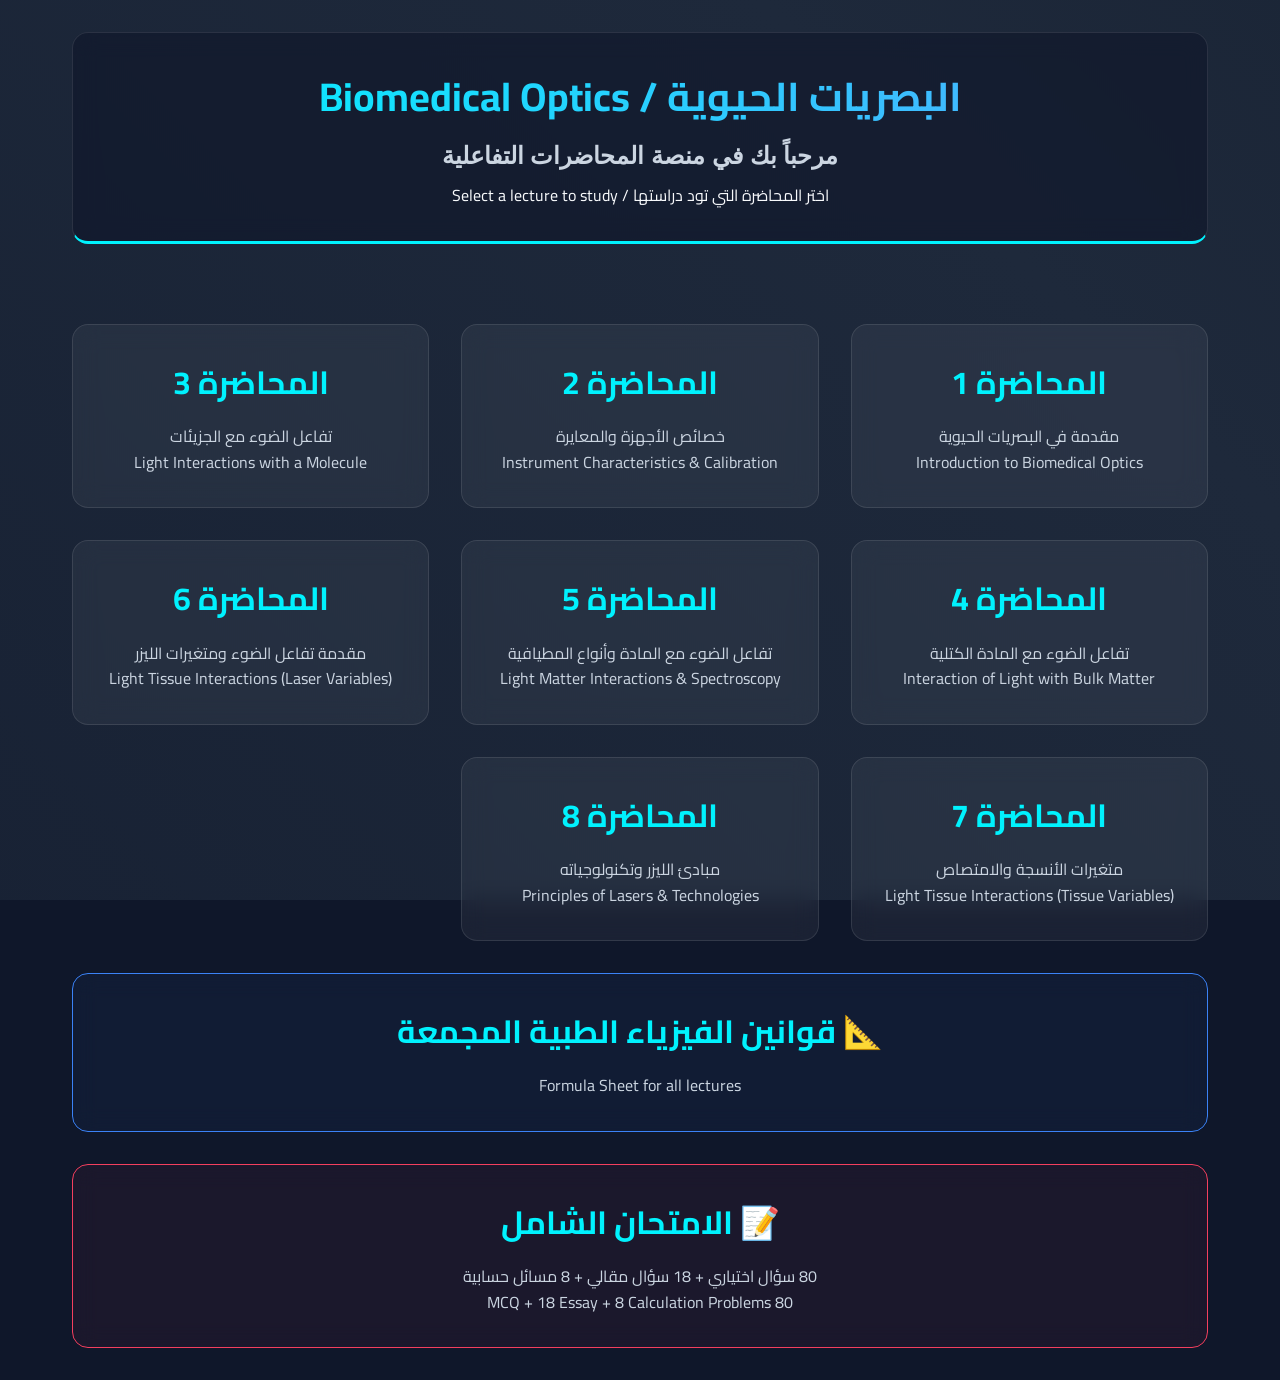
<file: index.html>
<!DOCTYPE html>
<html lang="ar" dir="rtl">
<head>
    <meta charset="UTF-8">
    <meta name="viewport" content="width=device-width, initial-scale=1.0">
    <title>منصة البصريات الحيوية - Biomedical Optics</title>
    <link href="https://fonts.googleapis.com/css2?family=Cairo:wght@300;400;700;900&display=swap" rel="stylesheet">
    <link rel="stylesheet" href="style.css">
</head>
<body>
    <div class="background-animation"></div>
    <div class="container" style="justify-content: center; align-items: center; min-height: 80vh;">
        <header class="glass-header" style="width: 100%;">
            <h1>البصريات الحيوية / Biomedical Optics</h1>
            <h2>مرحباً بك في منصة المحاضرات التفاعلية</h2>
            <p>اختر المحاضرة التي تود دراستها / Select a lecture to study</p>
        </header>

        <div class="landing-grid" style="width: 100%;">
            <a href="lecture1.html" class="landing-card">
                <h3>المحاضرة 1</h3>
                <p>مقدمة في البصريات الحيوية<br>Introduction to Biomedical Optics</p>
            </a>
            <a href="lecture2.html" class="landing-card">
                <h3>المحاضرة 2</h3>
                <p>خصائص الأجهزة والمعايرة<br>Instrument Characteristics & Calibration</p>
            </a>
            <a href="lecture3.html" class="landing-card">
                <h3>المحاضرة 3</h3>
                <p>تفاعل الضوء مع الجزيئات<br>Light Interactions with a Molecule</p>
            </a>
            <a href="lecture4.html" class="landing-card">
                <h3>المحاضرة 4</h3>
                <p>تفاعل الضوء مع المادة الكتلية<br>Interaction of Light with Bulk Matter</p>
            </a>
            <a href="lecture5.html" class="landing-card">
                <h3>المحاضرة 5</h3>
                <p>تفاعل الضوء مع المادة وأنواع المطيافية<br>Light Matter Interactions & Spectroscopy</p>
            </a>
            <a href="lecture6.html" class="landing-card">
                <h3>المحاضرة 6</h3>
                <p>مقدمة تفاعل الضوء ومتغيرات الليزر<br>Light Tissue Interactions (Laser Variables)</p>
            </a>
            <a href="lecture7.html" class="landing-card">
                <h3>المحاضرة 7</h3>
                <p>متغيرات الأنسجة والامتصاص<br>Light Tissue Interactions (Tissue Variables)</p>
            </a>
            <a href="lecture8.html" class="landing-card">
                <h3>المحاضرة 8</h3>
                <p>مبادئ الليزر وتكنولوجياته<br>Principles of Lasers & Technologies</p>
            </a>
            
            <a href="formulas.html" class="landing-card" style="grid-column: 1 / -1; border-color: #3b82f6; background: rgba(59,130,246,0.05);">
                <h3>📐 قوانين الفيزياء الطبية المجمعة</h3>
                <p>Formula Sheet for all lectures</p>
            </a>

            <a href="exam.html" class="landing-card" style="grid-column: 1 / -1; border-color: var(--accent); background: rgba(244,63,94,0.05);">
                <h3>📝 الامتحان الشامل</h3>
                <p>80 سؤال اختياري + 18 سؤال مقالي + 8 مسائل حسابية<br>80 MCQ + 18 Essay + 8 Calculation Problems</p>
            </a>
        </div>
    </div>
</body>
</html>
</file>
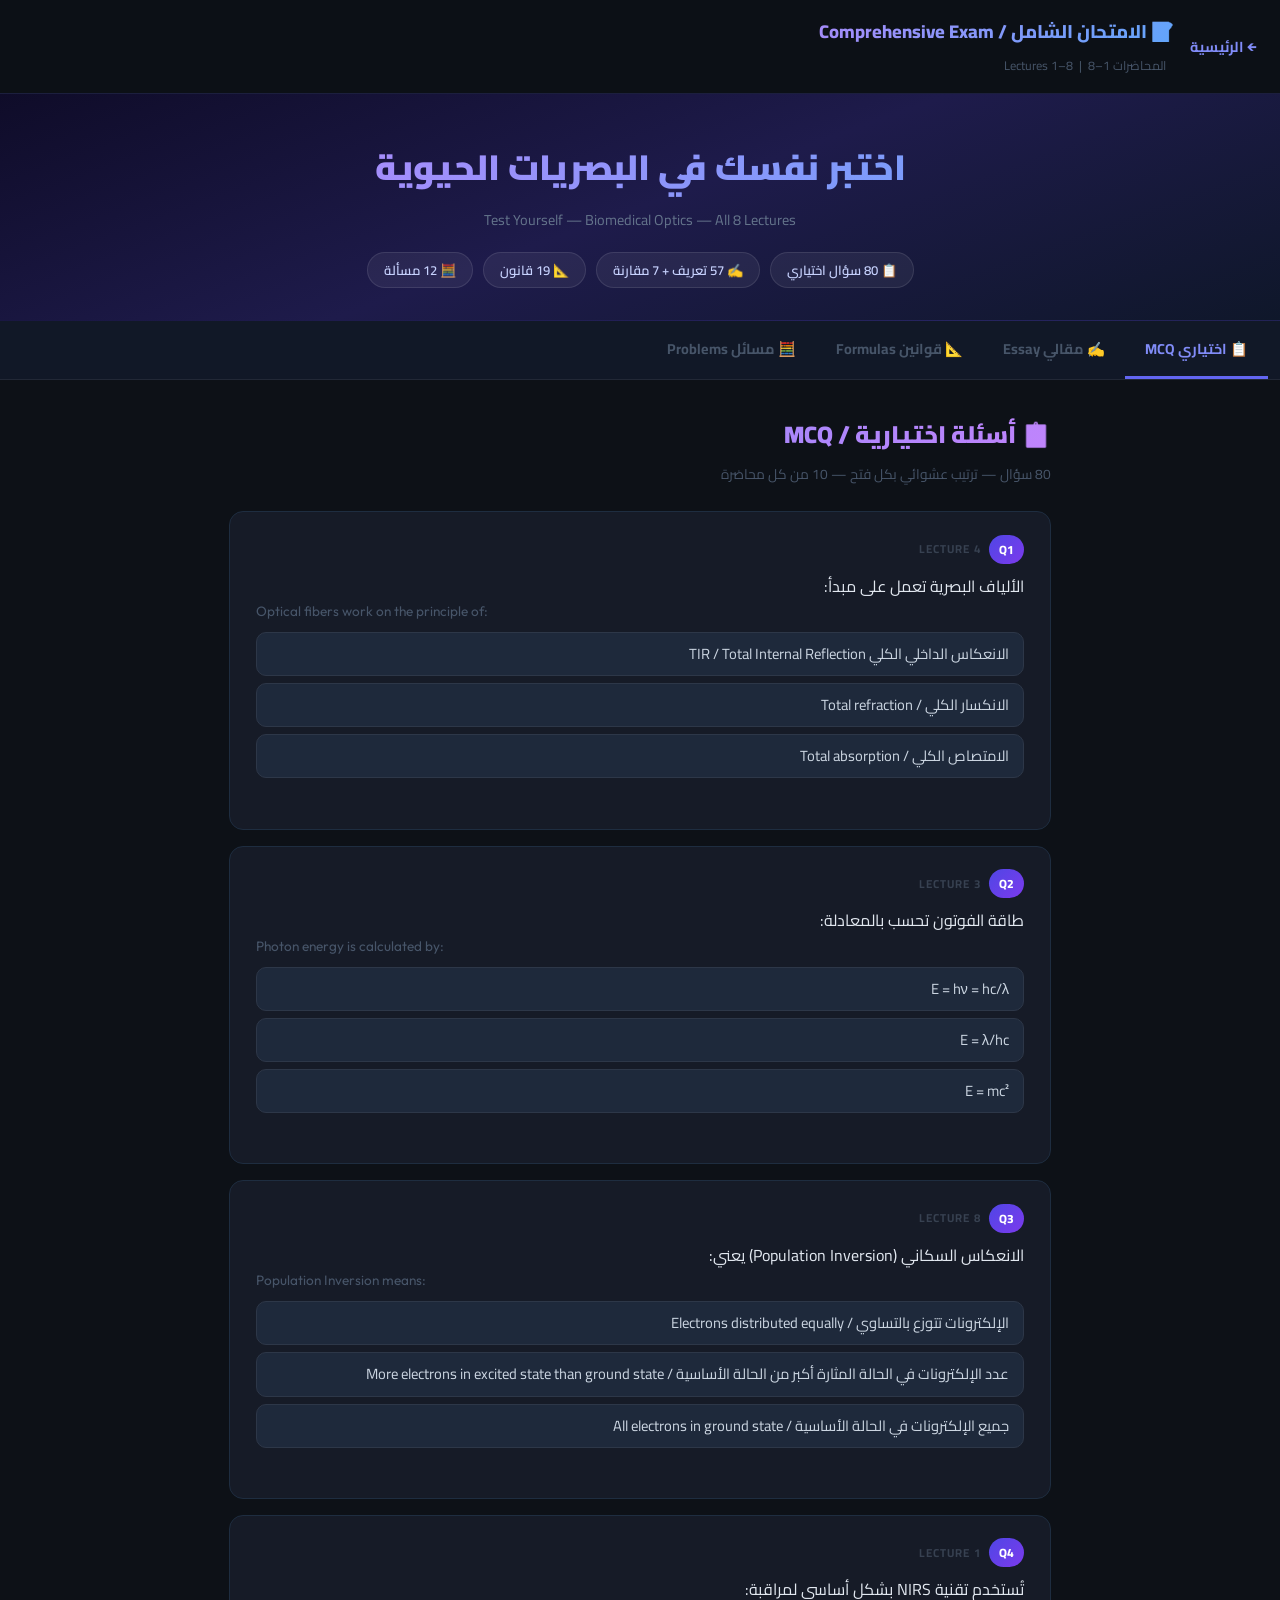
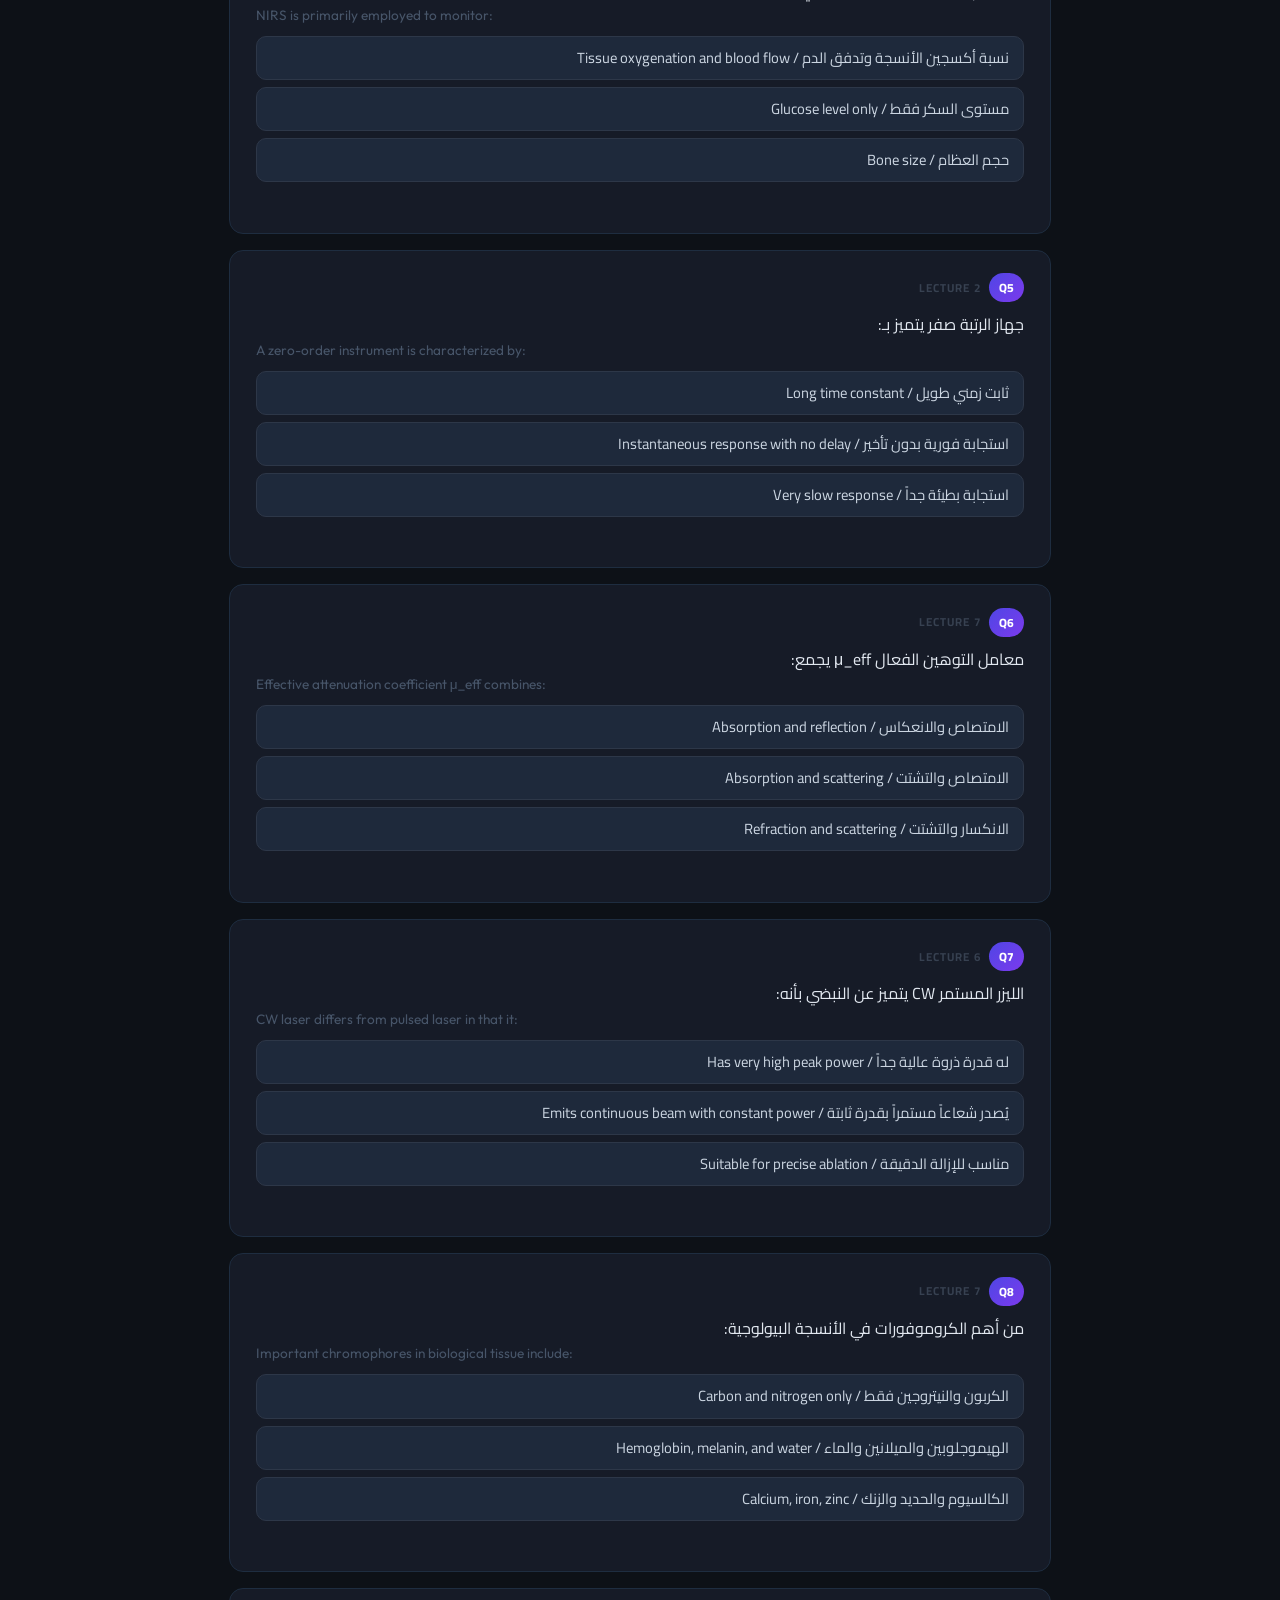
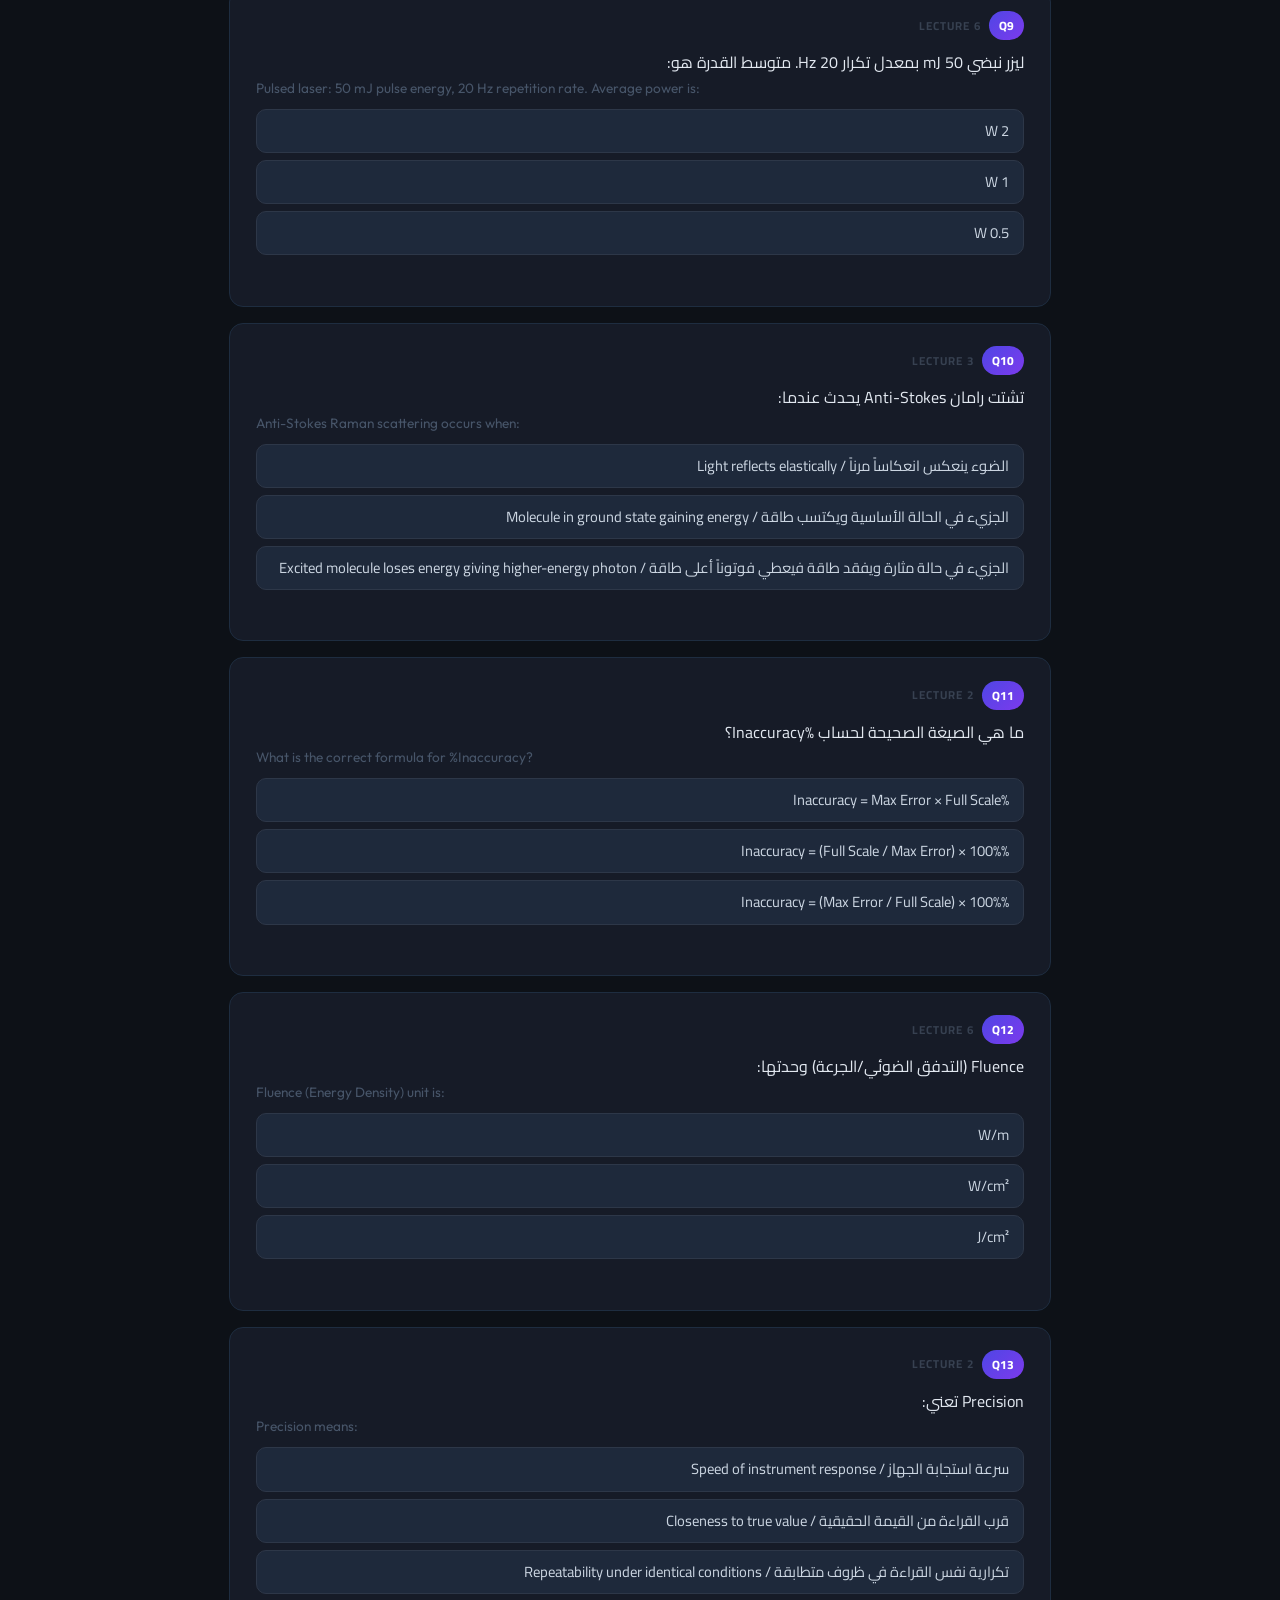
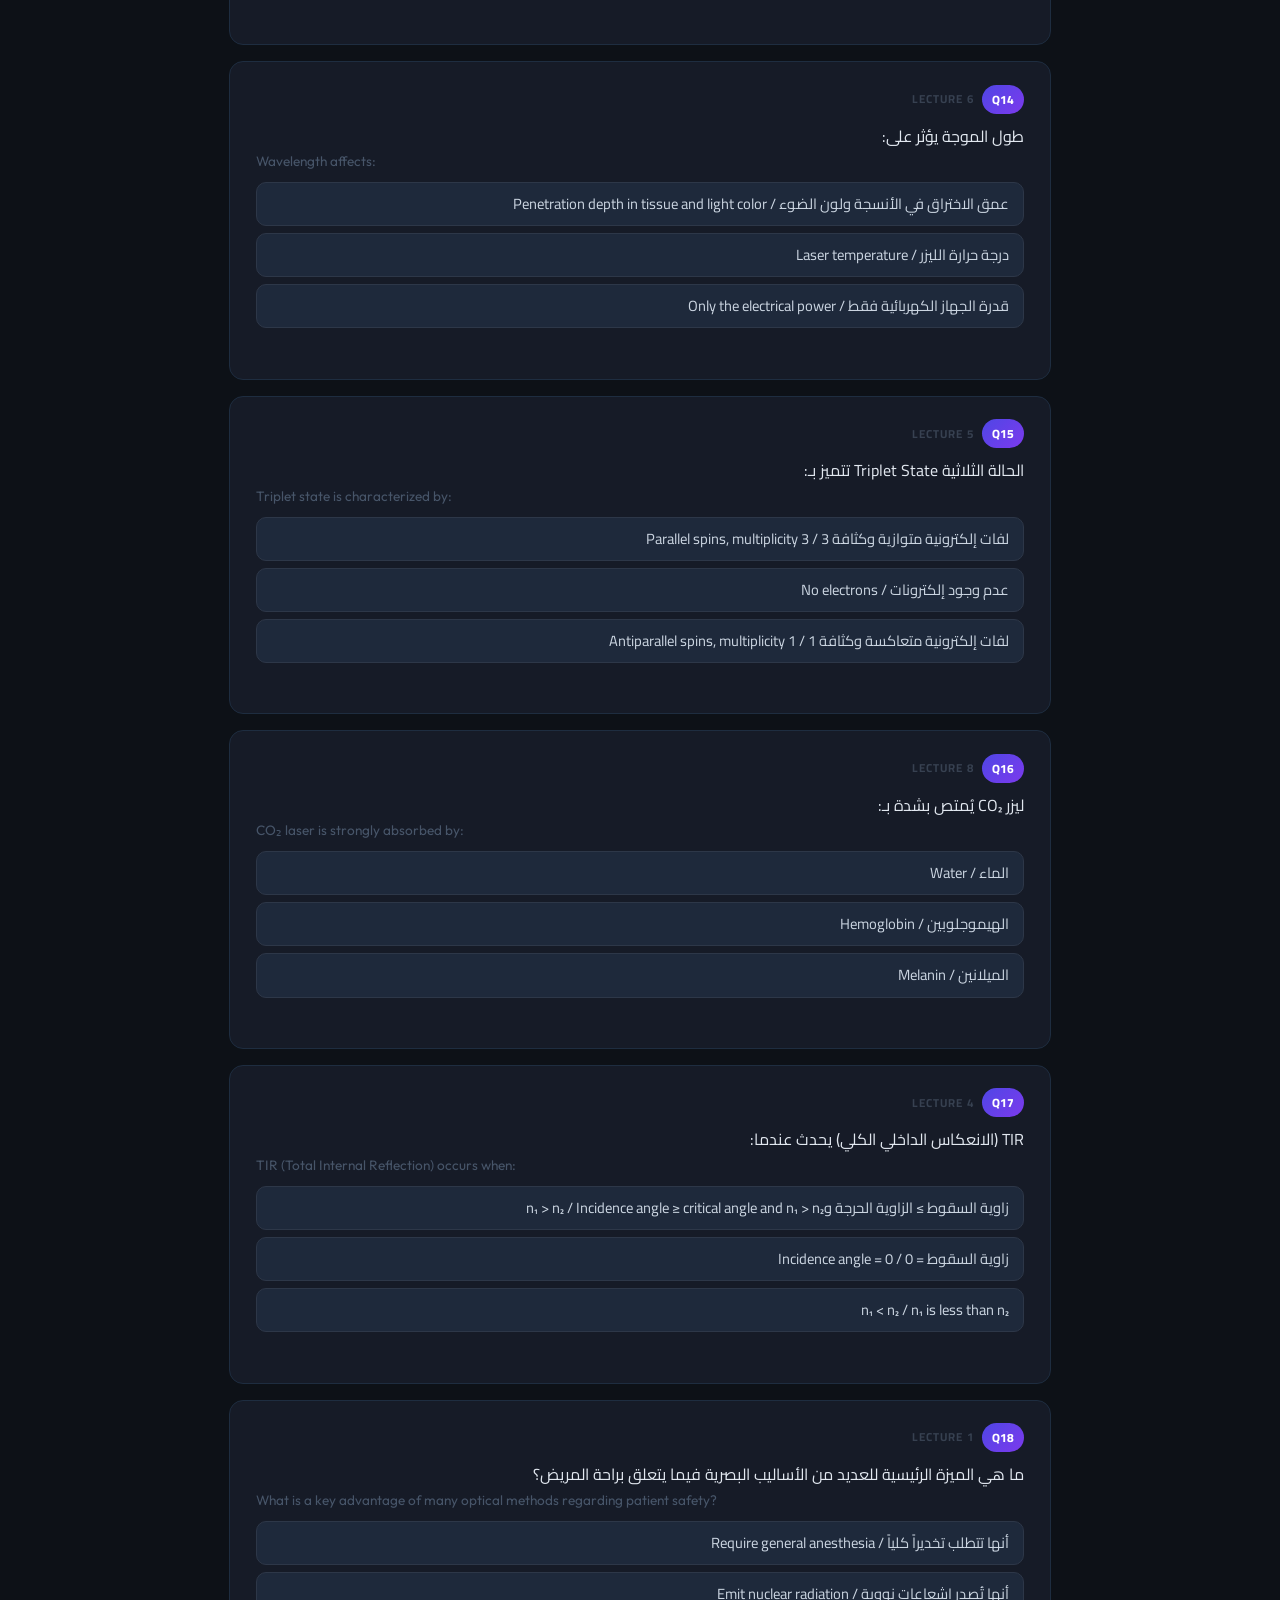
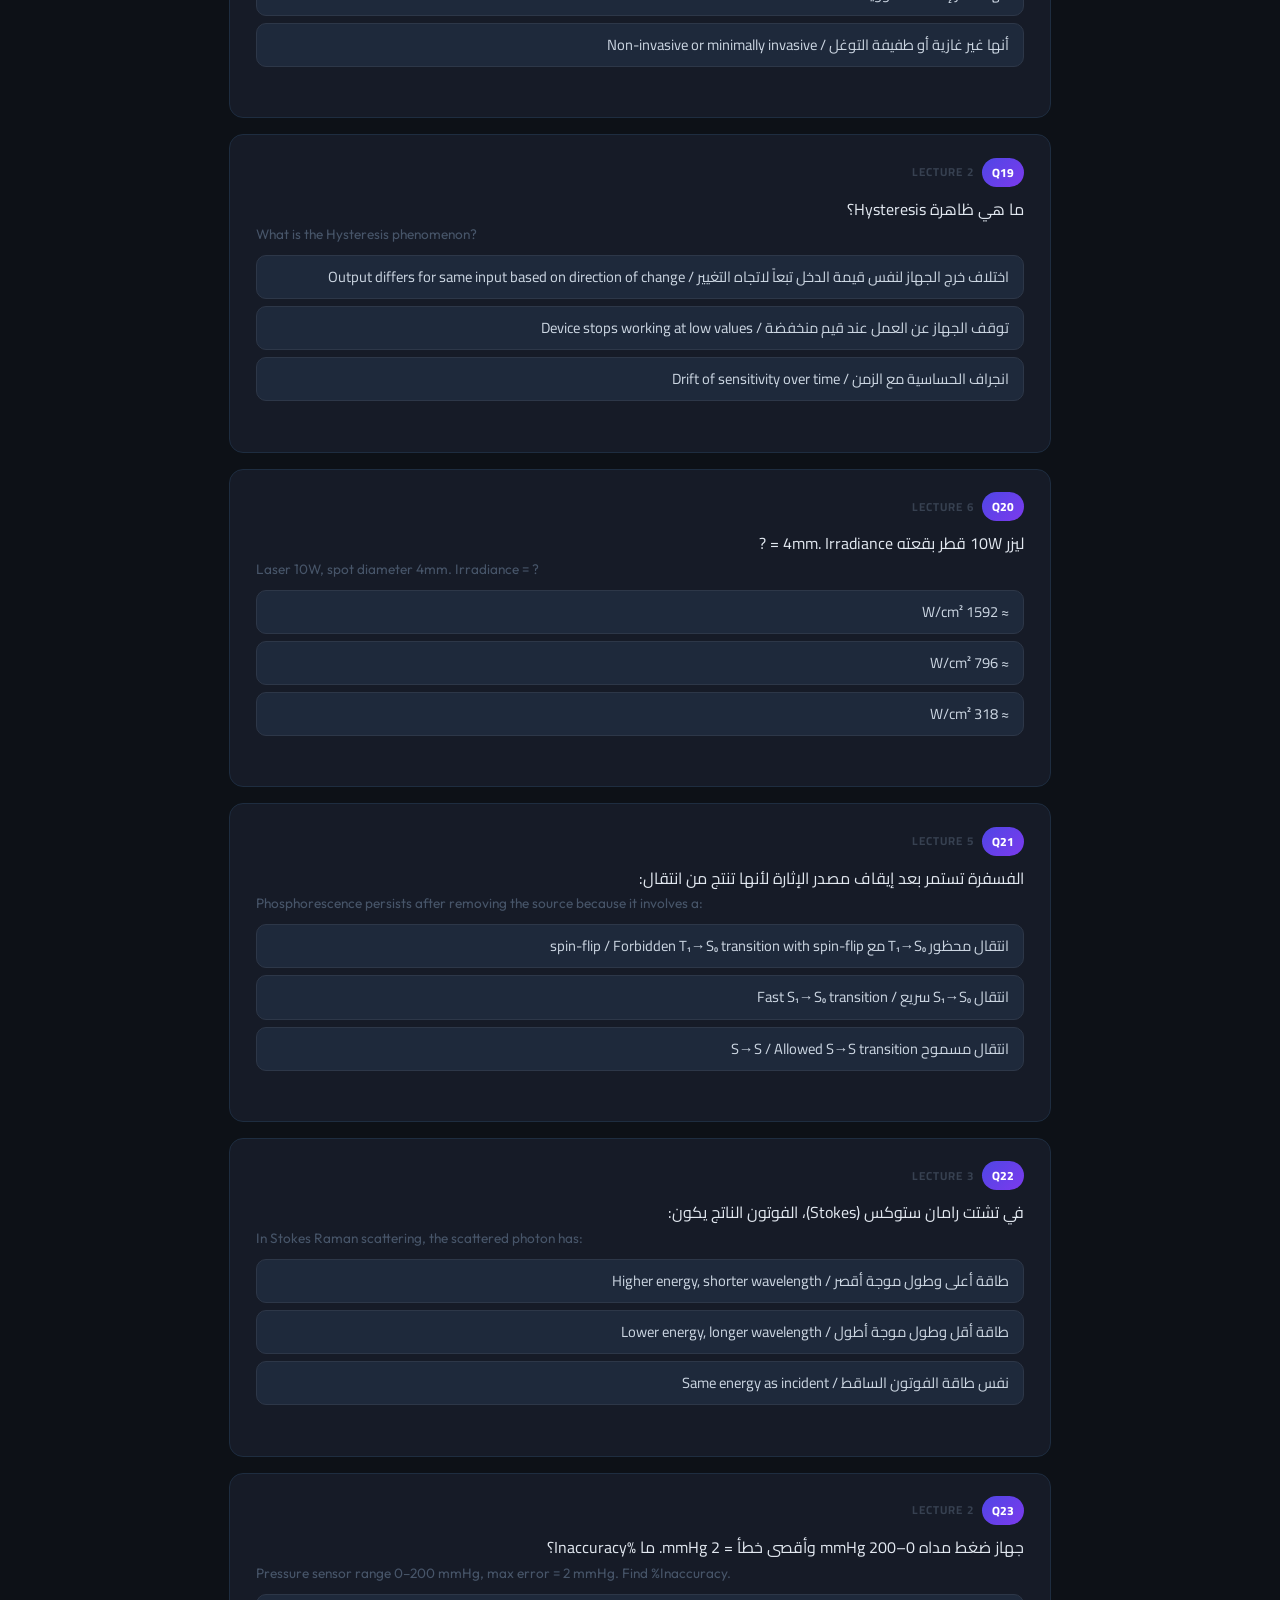
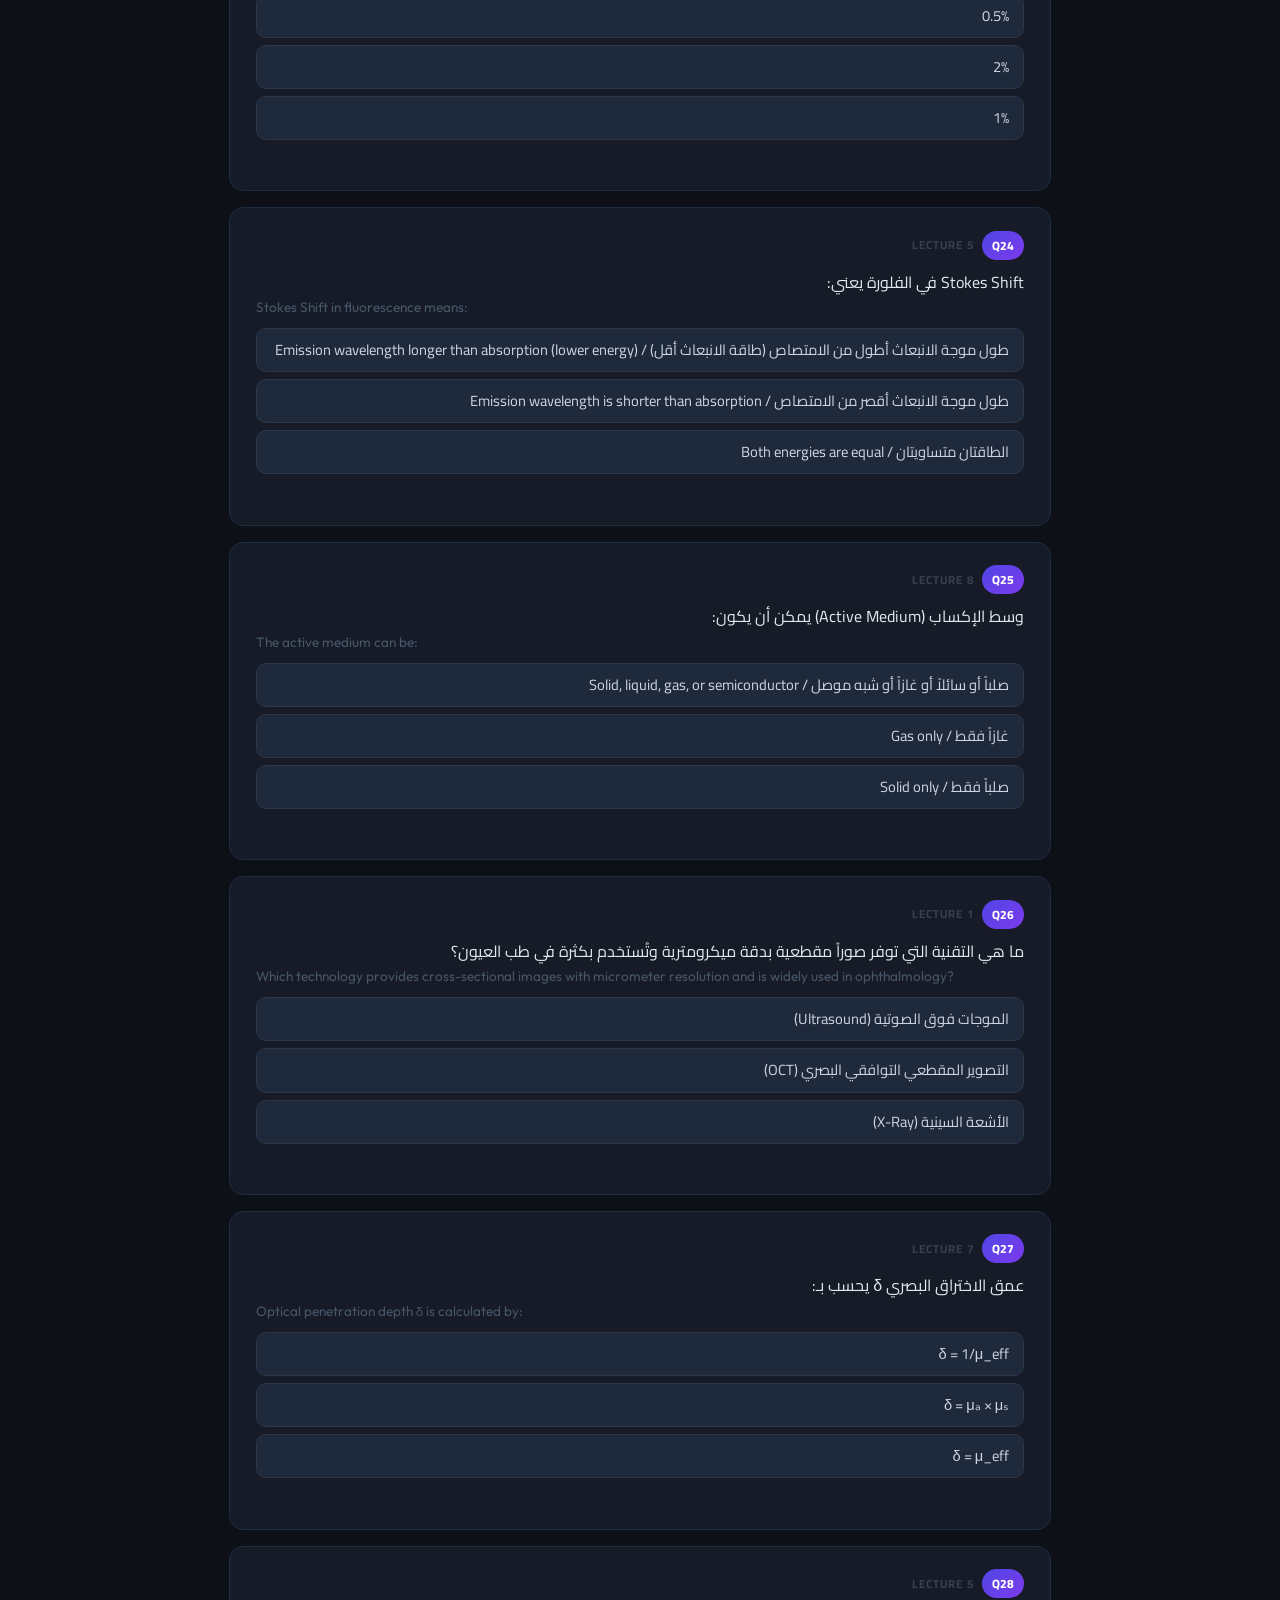
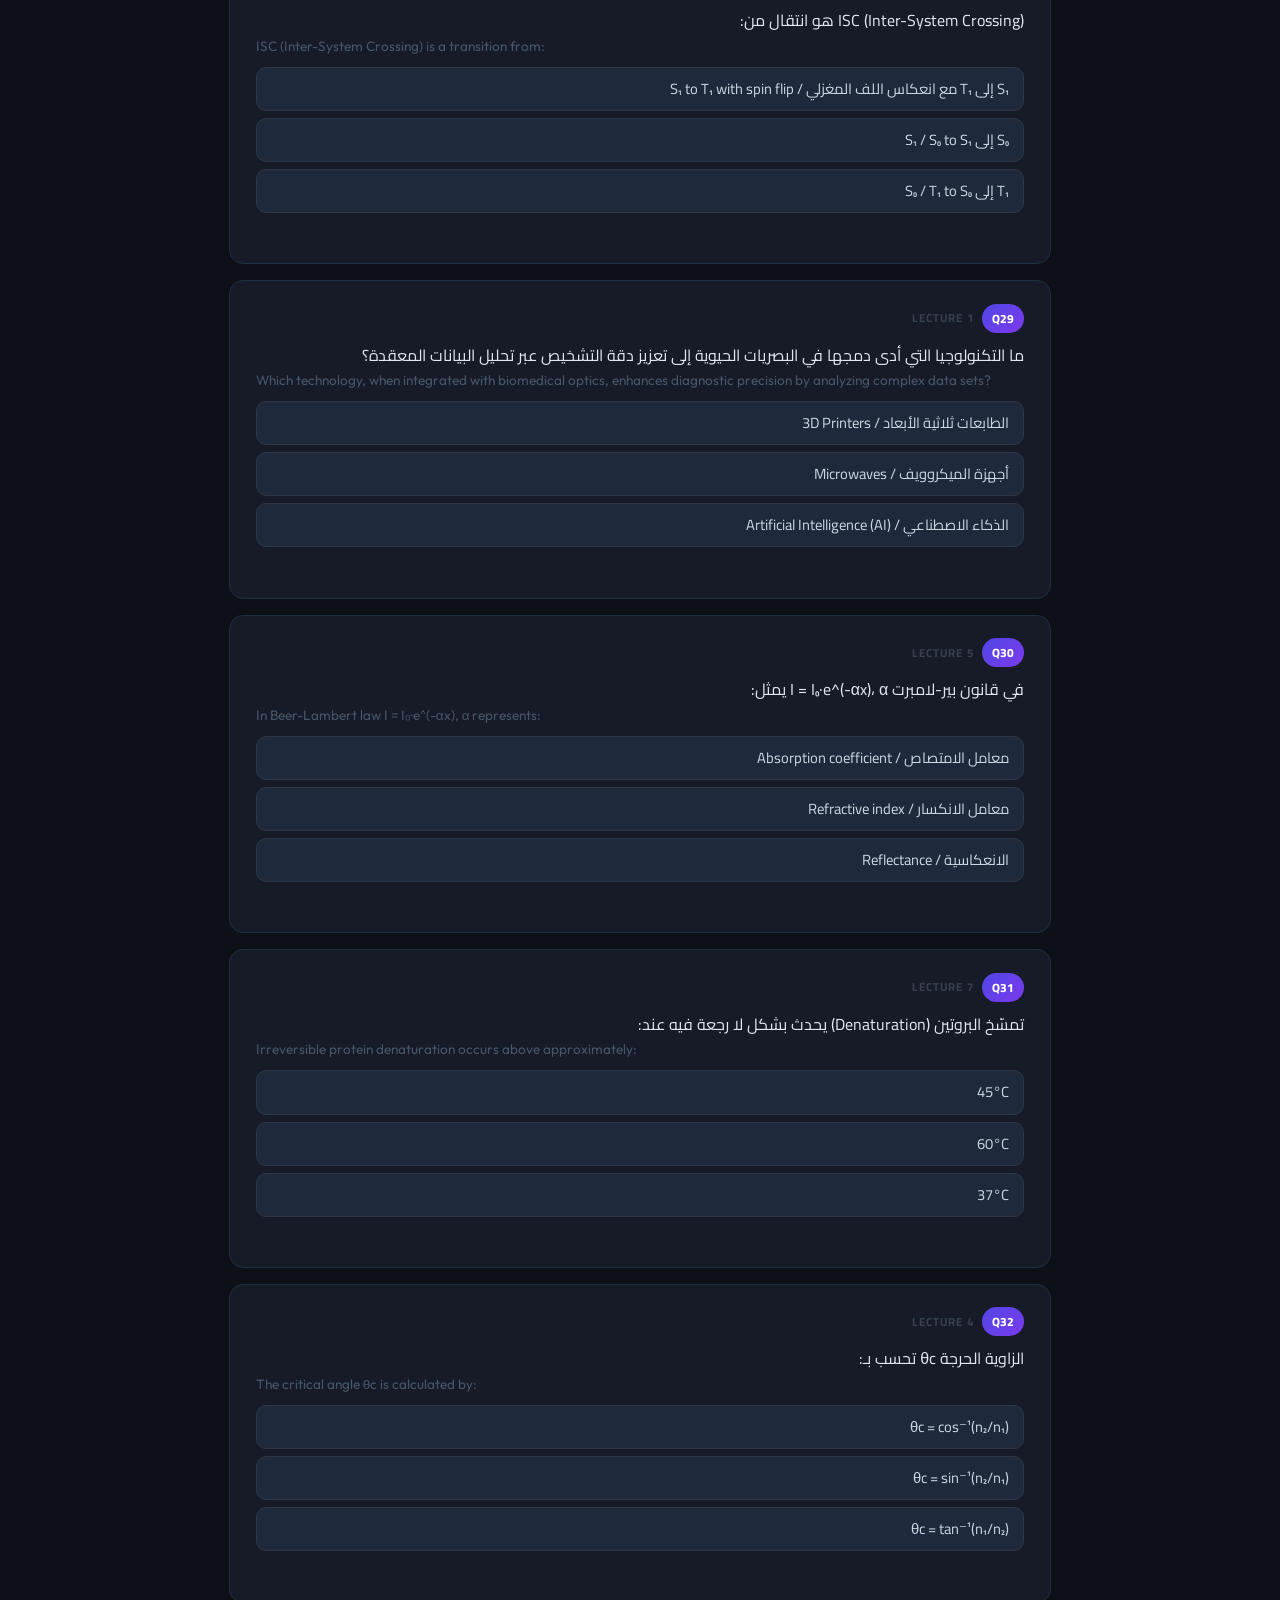
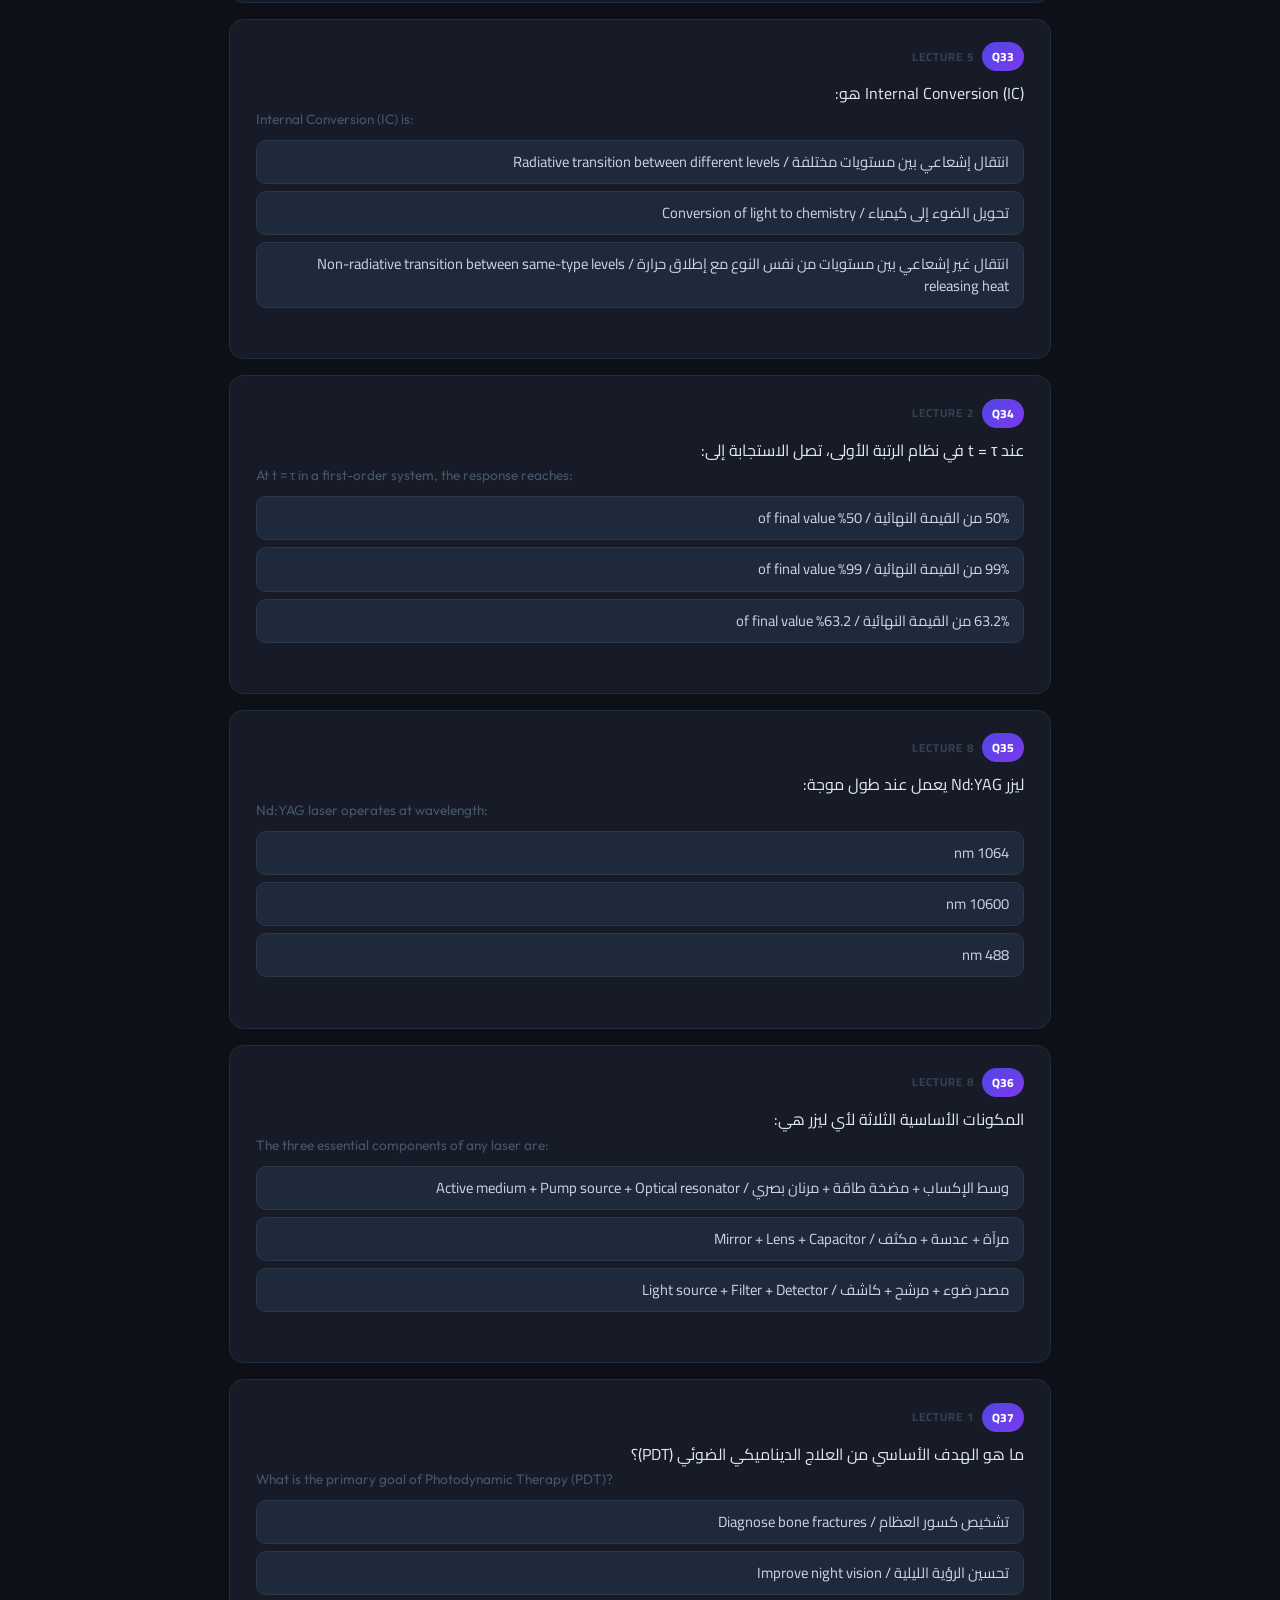
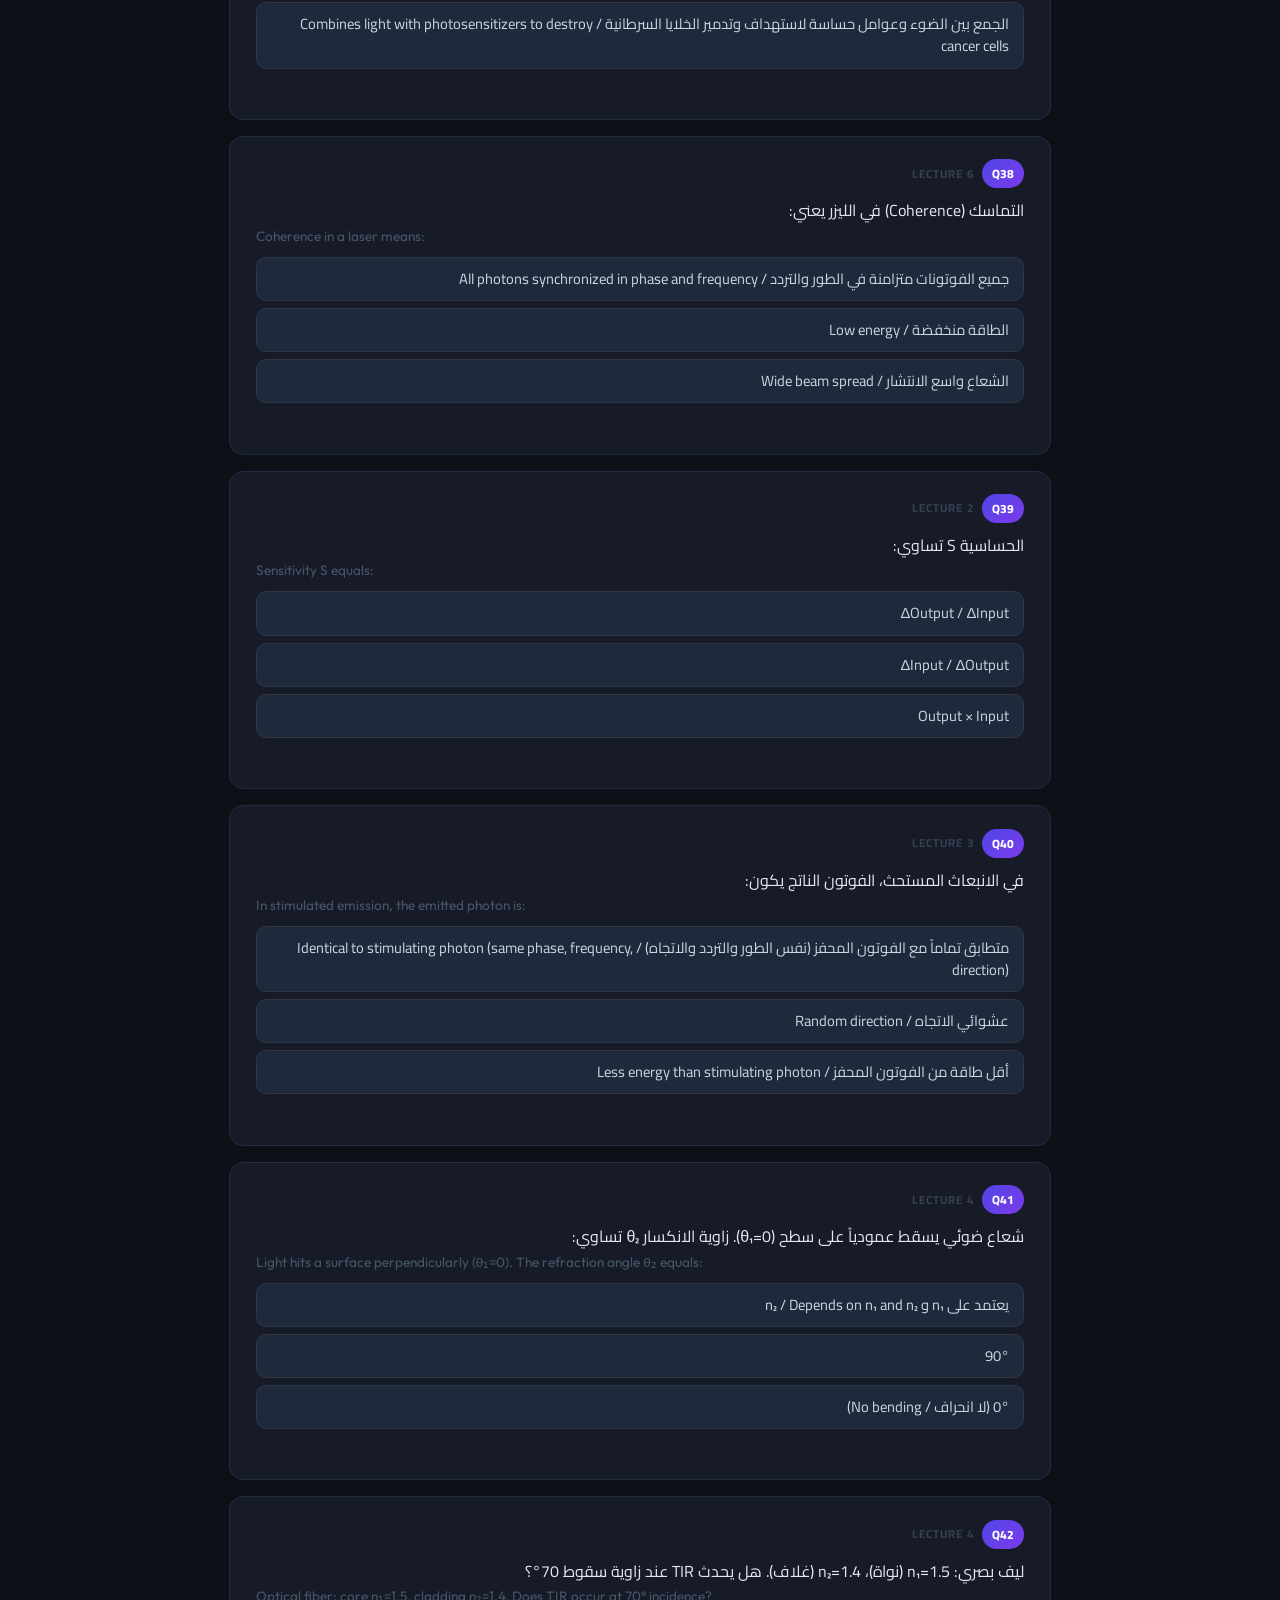
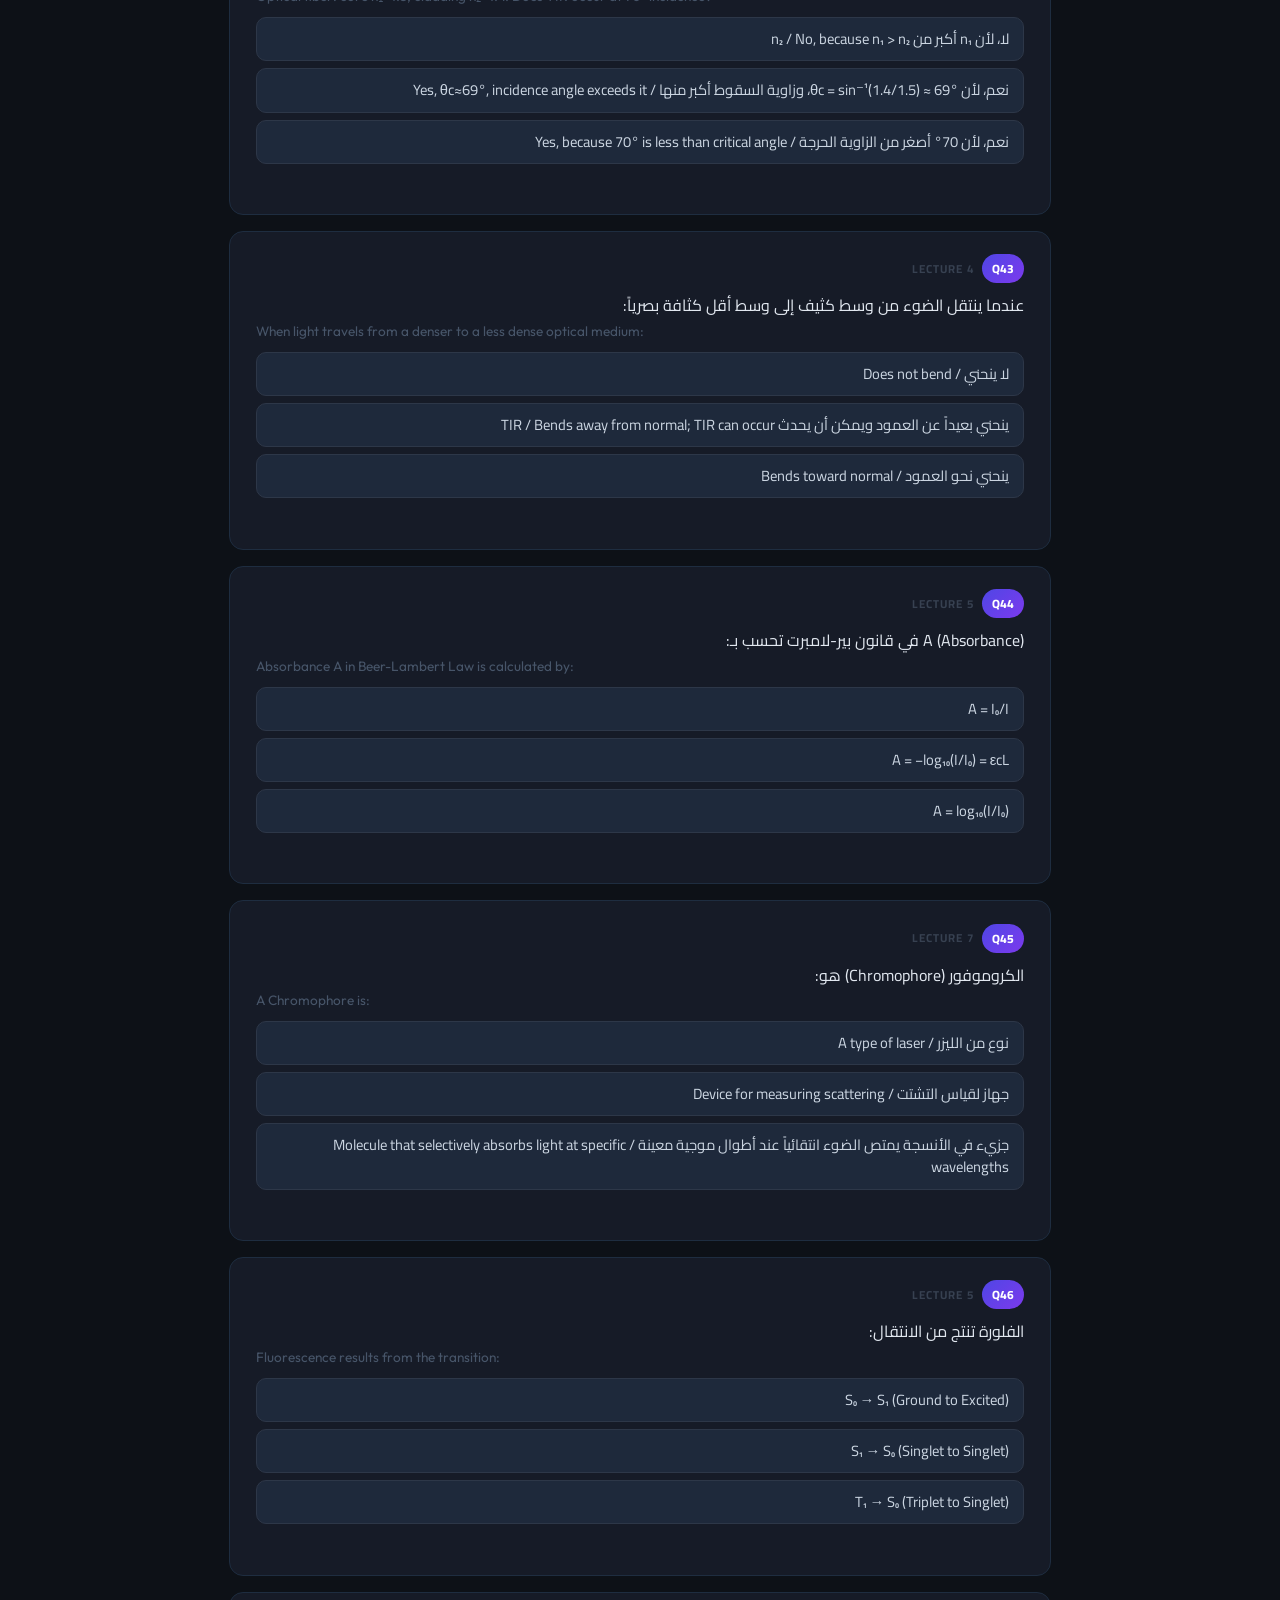
<file: exam.html>
<!DOCTYPE html>
<html lang="ar" dir="rtl">
<head>
<meta charset="UTF-8">
<meta name="viewport" content="width=device-width, initial-scale=1.0">
<title>الامتحان الشامل — الفيزياء الطبية</title>
<link href="https://fonts.googleapis.com/css2?family=Cairo:wght@400;600;700;900&family=Outfit:wght@400;500;600&display=swap" rel="stylesheet">
<style>
/* ══════════════════════════════════════════════
   RESET & BASE
══════════════════════════════════════════════ */
*, *::before, *::after { box-sizing: border-box; margin: 0; padding: 0; }
html { scroll-behavior: smooth; }
body {
  font-family: 'Cairo', 'Outfit', sans-serif;
  background: #0d1117;
  color: #e2e8f0;
  direction: rtl;
  min-height: 100vh;
}

/* ══════════════════════════════════════════════
   STICKY HEADER
══════════════════════════════════════════════ */
.site-header {
  position: sticky;
  top: 0;
  z-index: 200;
  background: rgba(13,17,23,0.96);
  backdrop-filter: blur(12px);
  border-bottom: 1px solid rgba(99,102,241,0.18);
  padding: 14px 24px;
  display: flex;
  align-items: center;
  gap: 16px;
}
.back-link {
  color: #818cf8;
  text-decoration: none;
  font-weight: 700;
  font-size: 0.9rem;
  white-space: nowrap;
  transition: color .2s;
}
.back-link:hover { color: #a5b4fc; }
.site-header h1 {
  font-size: 1.15rem;
  font-weight: 800;
  background: linear-gradient(135deg,#a78bfa,#60a5fa);
  -webkit-background-clip: text;
  -webkit-text-fill-color: transparent;
  background-clip: text;
}
.site-header span {
  font-size: 0.78rem;
  color: #475569;
  margin-right: 8px;
}

/* ══════════════════════════════════════════════
   HERO BANNER
══════════════════════════════════════════════ */
.hero {
  background: linear-gradient(160deg, #0f0c29 0%, #1e1b4b 50%, #0f172a 100%);
  padding: 2.5rem 1.5rem 2rem;
  text-align: center;
  border-bottom: 1px solid rgba(99,102,241,0.12);
}
.hero h2 {
  font-size: clamp(1.5rem,4vw,2.2rem);
  font-weight: 900;
  background: linear-gradient(135deg,#c084fc,#60a5fa);
  -webkit-background-clip: text;
  -webkit-text-fill-color: transparent;
  background-clip: text;
  margin-bottom: 6px;
}
.hero p { color: #64748b; font-size: 0.9rem; margin-bottom: 1.2rem; }
.pills { display: flex; justify-content: center; gap: 10px; flex-wrap: wrap; }
.pill {
  background: rgba(255,255,255,0.06);
  border: 1px solid rgba(255,255,255,0.1);
  border-radius: 50px;
  padding: 5px 16px;
  font-size: 0.82rem;
  color: #c7d2fe;
  font-weight: 600;
}

/* ══════════════════════════════════════════════
   TAB BAR
══════════════════════════════════════════════ */
.tab-bar {
  background: #111827;
  border-bottom: 1px solid rgba(255,255,255,0.07);
  display: flex;
  overflow-x: auto;
  scrollbar-width: none;
  padding: 0 12px;
}
.tab-bar::-webkit-scrollbar { display: none; }
.tab-btn {
  flex: 0 0 auto;
  padding: 14px 20px;
  background: none;
  border: none;
  border-bottom: 3px solid transparent;
  color: #475569;
  font-family: 'Cairo', sans-serif;
  font-size: 0.9rem;
  font-weight: 700;
  cursor: pointer;
  transition: color .2s, border-color .2s;
  white-space: nowrap;
}
.tab-btn:hover { color: #94a3b8; }
.tab-btn.active { color: #818cf8; border-bottom-color: #6366f1; }

/* ══════════════════════════════════════════════
   MAIN WRAPPER
══════════════════════════════════════════════ */
.wrap {
  max-width: 860px;
  margin: 0 auto;
  padding: 2rem 1.2rem 5rem;
}

/* ══════════════════════════════════════════════
   SECTION VISIBILITY — the ONE source of truth
══════════════════════════════════════════════ */
.tab-section { display: none; }
.tab-section.active { display: block; }

/* ══════════════════════════════════════════════
   SECTION HEADING
══════════════════════════════════════════════ */
.sec-head { margin-bottom: 1.5rem; }
.sec-head h2 {
  font-size: 1.5rem;
  font-weight: 900;
  margin-bottom: 4px;
}
.sec-head p { color: #475569; font-size: 0.86rem; }

/* ══════════════════════════════════════════════
   MCQ — SCORE BOARD
══════════════════════════════════════════════ */
#score-board {
  display: none;
  background: linear-gradient(135deg,rgba(99,102,241,.14),rgba(139,92,246,.14));
  border: 2px solid rgba(99,102,241,.35);
  border-radius: 18px;
  padding: 2rem;
  text-align: center;
  margin-bottom: 2rem;
}
#score-board h3 { color: #a78bfa; font-size: 1.1rem; margin-bottom: 6px; }
#score-val { display: block; font-size: 3.5rem; font-weight: 900; color: #f472b6; margin: 6px 0; }
#score-msg { color: #64748b; font-size: 0.9rem; }

/* ══════════════════════════════════════════════
   MCQ CARD
══════════════════════════════════════════════ */
.qcard {
  background: #161b27;
  border: 1px solid #1e2d40;
  border-radius: 14px;
  padding: 1.4rem 1.6rem;
  margin-bottom: 1rem;
  transition: border-color .25s;
}
.qcard:hover { border-color: rgba(99,102,241,.35); }
.q-top {
  display: flex;
  align-items: center;
  gap: 8px;
  margin-bottom: 10px;
}
.q-num {
  background: linear-gradient(135deg,#4f46e5,#7c3aed);
  color: #fff;
  font-size: 0.75rem;
  font-weight: 800;
  padding: 3px 10px;
  border-radius: 20px;
}
.q-lec {
  font-size: 0.72rem;
  font-weight: 700;
  color: #374151;
  text-transform: uppercase;
  letter-spacing: 1px;
}
.qcard .q-ar { font-size: 1rem; color: #e2e8f0; margin-bottom: 3px; line-height: 1.6; }
.qcard .q-en { font-size: 0.85rem; color: #475569; direction: ltr; text-align: left; margin-bottom: 12px; font-family: 'Outfit', sans-serif; }

/* Options */
.opts { display: flex; flex-direction: column; gap: 7px; }
.opt {
  background: #1e293b;
  border: 1px solid #2d3748;
  color: #cbd5e1;
  padding: 10px 14px;
  border-radius: 10px;
  cursor: pointer;
  font-family: 'Cairo', sans-serif;
  font-size: 0.92rem;
  text-align: right;
  line-height: 1.5;
  transition: background .2s, border-color .2s, color .2s;
  width: 100%;
}
.opt:hover:not(:disabled) { background: rgba(79,70,229,.15); border-color: #4f46e5; color: #fff; }
.opt.correct { background: rgba(16,185,129,.18) !important; border-color: #10b981 !important; color: #6ee7b7 !important; }
.opt.wrong   { background: rgba(239,68,68,.18)  !important; border-color: #ef4444 !important; color: #fca5a5 !important; }
.fb { min-height: 20px; margin-top: 8px; font-size: 0.86rem; font-weight: 700; }

/* ══════════════════════════════════════════════
   ESSAY SECTION
══════════════════════════════════════════════ */
.group-title {
  font-size: 1rem;
  font-weight: 700;
  color: #a78bfa;
  padding: 8px 0 8px;
  border-bottom: 1.5px solid rgba(167,139,250,.2);
  margin: 2rem 0 1rem;
}
.group-title:first-of-type { margin-top: 0; }

/* Definition / Essay card */
.ecard {
  background: #161b27;
  border: 1px solid #1e2d40;
  border-radius: 13px;
  padding: 1.2rem 1.4rem;
  margin-bottom: 0.8rem;
}
.ecard-q {
  font-size: 1rem;
  font-weight: 700;
  color: #e2e8f0;
  margin-bottom: 10px;
  line-height: 1.5;
}
.toggle-btn {
  background: rgba(79,70,229,.1);
  border: 1px solid rgba(79,70,229,.35);
  color: #818cf8;
  padding: 6px 18px;
  border-radius: 30px;
  cursor: pointer;
  font-family: 'Cairo', sans-serif;
  font-size: 0.84rem;
  font-weight: 700;
  transition: background .2s, color .2s;
}
.toggle-btn:hover { background: rgba(79,70,229,.22); color: #a5b4fc; }
.ecard-ans {
  display: none;
  margin-top: 12px;
  background: rgba(16,185,129,.05);
  border: 1px solid rgba(16,185,129,.15);
  border-radius: 10px;
  padding: 1rem 1.2rem;
}
.ecard-ans p { margin: 4px 0; line-height: 1.75; }
.a-ar { color: #e2e8f0; }
.a-en { color: #64748b; font-family: 'Outfit', sans-serif; direction: ltr; text-align: left; font-size: 0.88rem; margin-top: 8px; }
.ecard-ans ul { padding-right: 1.4rem; margin: 6px 0; }
.ecard-ans li { margin: 4px 0; color: #cbd5e1; font-size: 0.92rem; }

/* Comparison table */
.ctable { width: 100%; border-collapse: collapse; font-size: 0.87rem; margin-top: 8px; }
.ctable th {
  background: rgba(79,70,229,.2);
  color: #c7d2fe;
  padding: 9px 10px;
  text-align: center;
  border: 1px solid rgba(79,70,229,.2);
  font-weight: 700;
}
.ctable td {
  padding: 9px 10px;
  border: 1px solid rgba(255,255,255,.07);
  color: #cbd5e1;
  text-align: center;
  vertical-align: middle;
}
.ctable tr:nth-child(even) td { background: rgba(255,255,255,.025); }

/* ══════════════════════════════════════════════
   FORMULAS SECTION
══════════════════════════════════════════════ */
.fgrid {
  display: grid;
  grid-template-columns: repeat(auto-fill, minmax(270px,1fr));
  gap: 1rem;
}
.fcell {
  background: #161b27;
  border: 1px solid #1e2d40;
  border-radius: 14px;
  padding: 1.1rem 1.2rem;
  transition: transform .25s, border-color .25s;
}
.fcell:hover { transform: translateY(-4px); border-color: rgba(99,102,241,.4); }
.f-lec {
  font-size: 0.68rem;
  font-weight: 800;
  color: #6366f1;
  text-transform: uppercase;
  letter-spacing: 2px;
  display: block;
  margin-bottom: 6px;
}
.f-title { color: #a78bfa; font-weight: 700; font-size: 0.92rem; margin-bottom: 8px; }
.f-eq {
  background: #0d1117;
  color: #f1f5f9;
  border: 1px solid rgba(99,102,241,.2);
  border-radius: 8px;
  padding: 9px 12px;
  font-family: 'Outfit', monospace;
  font-size: 0.92rem;
  text-align: center;
  margin-bottom: 6px;
  line-height: 1.7;
}
.f-note { font-size: 0.78rem; color: #374151; line-height: 1.5; }

/* ══════════════════════════════════════════════
   PROBLEMS SECTION
══════════════════════════════════════════════ */
.pcard {
  background: #161b27;
  border: 1px solid #1e2d40;
  border-left: 4px solid #f43f5e;
  border-radius: 13px;
  padding: 1.3rem 1.5rem;
  margin-bottom: 1rem;
}
.p-top { display: flex; align-items: center; gap: 10px; flex-wrap: wrap; margin-bottom: 10px; }
.p-num {
  background: rgba(244,63,94,.2);
  color: #fb7185;
  font-size: 0.73rem;
  font-weight: 800;
  padding: 3px 12px;
  border-radius: 20px;
  letter-spacing: 1px;
  text-transform: uppercase;
}
.p-law { color: #94a3b8; font-size: 0.82rem; font-weight: 600; }
.p-ar { color: #e2e8f0; margin-bottom: 4px; line-height: 1.6; }
.p-en { color: #475569; font-family: 'Outfit', sans-serif; direction: ltr; text-align: left; font-size: 0.86rem; margin-bottom: 12px; }
.p-sol p { margin: 5px 0; line-height: 1.7; }
.p-sol p + p::before { content: "→ "; color: #6366f1; }

/* ══════════════════════════════════════════════
   ANIMATION
══════════════════════════════════════════════ */
.tab-section.active { animation: fadeUp .35s ease; }
@keyframes fadeUp {
  from { opacity: 0; transform: translateY(12px); }
  to   { opacity: 1; transform: translateY(0); }
}

/* ══════════════════════════════════════════════
   RESPONSIVE
══════════════════════════════════════════════ */
@media (max-width: 600px) {
  .site-header { padding: 12px 14px; }
  .wrap { padding: 1.4rem .9rem 4rem; }
  .fgrid { grid-template-columns: 1fr; }
  .tab-btn { padding: 12px 14px; font-size: 0.83rem; }
}
</style>
</head>
<body>

<!-- ═══ STICKY HEADER ═══ -->
<header class="site-header">
  <a href="index.html" class="back-link">← الرئيسية</a>
  <div>
    <h1>📝 الامتحان الشامل / Comprehensive Exam</h1>
    <span>المحاضرات 1–8 &nbsp;|&nbsp; Lectures 1–8</span>
  </div>
</header>

<!-- ═══ HERO ═══ -->
<div class="hero">
  <h2>اختبر نفسك في البصريات الحيوية</h2>
  <p>Test Yourself — Biomedical Optics — All 8 Lectures</p>
  <div class="pills">
    <span class="pill">📋 80 سؤال اختياري</span>
    <span class="pill">✍️ 57 تعريف + 7 مقارنة</span>
    <span class="pill">📐 19 قانون</span>
    <span class="pill">🧮 12 مسألة</span>
  </div>
</div>

<!-- ═══ TAB BAR ═══ -->
<div class="tab-bar">
  <button class="tab-btn active" data-tab="sec-mcq">📋 اختياري MCQ</button>
  <button class="tab-btn" data-tab="sec-essay">✍️ مقالي Essay</button>
  <button class="tab-btn" data-tab="sec-formulas">📐 قوانين Formulas</button>
  <button class="tab-btn" data-tab="sec-problems">🧮 مسائل Problems</button>
</div>

<!-- ═══════════════════════════════════════════════════════════════
     CONTENT WRAPPER
════════════════════════════════════════════════════════════════ -->
<div class="wrap">

<!-- ╔══════════════════════════════════════════════════════════╗
     ║               MCQ SECTION                               ║
     ╚══════════════════════════════════════════════════════════╝ -->
<section id="sec-mcq" class="tab-section active">
  <div class="sec-head">
    <h2 style="background:linear-gradient(135deg,#818cf8,#c084fc);-webkit-background-clip:text;-webkit-text-fill-color:transparent;background-clip:text">📋 أسئلة اختيارية / MCQ</h2>
    <p>80 سؤال — ترتيب عشوائي بكل فتح — 10 من كل محاضرة</p>
  </div>

  <div id="score-board">
    <h3>🎉 انتهيت! نتيجتك / Your Score</h3>
    <span id="score-val">—</span>
    <p id="score-msg"></p>
  </div>

  <div id="mcq-box">

    <!-- LECTURE 1 -->
    <div class="qcard" data-lec="1">
      <div class="q-top"><span class="q-num">Q?</span><span class="q-lec">Lecture 1</span></div>
      <p class="q-ar">ما هما الفئتان الرئيسيتان لمجال البصريات الحيوية؟</p>
      <p class="q-en">What are the two major categories of biomedical optics?</p>
      <div class="opts" data-correct="1">
        <button class="opt" data-i="0">الجراحة والأدوية / Surgery and Medication</button>
        <button class="opt" data-i="1">التصوير والتشخيص، والأنسجة والعلاج / Imaging &amp; Diagnosis, and Tissue &amp; Therapy</button>
        <button class="opt" data-i="2">الميكانيكا والكهرباء / Mechanics and Electronics</button>
      </div>
      <div class="fb"></div>
    </div>

    <div class="qcard" data-lec="1">
      <div class="q-top"><span class="q-num">Q?</span><span class="q-lec">Lecture 1</span></div>
      <p class="q-ar">أي فئة تركز على استخدام الضوء للتفاعل مع الأنسجة لعلاج الحالات الطبية (مثل الليزك)؟</p>
      <p class="q-en">Which category focuses on using light to interact with biological tissue to treat medical conditions?</p>
      <div class="opts" data-correct="2">
        <button class="opt" data-i="0">التشخيص / Diagnosis</button>
        <button class="opt" data-i="1">التصوير الحيوي / Bioimaging</button>
        <button class="opt" data-i="2">الأنسجة والعلاج / Tissue and Therapy</button>
      </div>
      <div class="fb"></div>
    </div>

    <div class="qcard" data-lec="1">
      <div class="q-top"><span class="q-num">Q?</span><span class="q-lec">Lecture 1</span></div>
      <p class="q-ar">ما هي التقنية التي توفر صوراً مقطعية بدقة ميكرومترية وتُستخدم بكثرة في طب العيون؟</p>
      <p class="q-en">Which technology provides cross-sectional images with micrometer resolution and is widely used in ophthalmology?</p>
      <div class="opts" data-correct="0">
        <button class="opt" data-i="0">التصوير المقطعي التوافقي البصري (OCT)</button>
        <button class="opt" data-i="1">الأشعة السينية (X-Ray)</button>
        <button class="opt" data-i="2">الموجات فوق الصوتية (Ultrasound)</button>
      </div>
      <div class="fb"></div>
    </div>

    <div class="qcard" data-lec="1">
      <div class="q-top"><span class="q-num">Q?</span><span class="q-lec">Lecture 1</span></div>
      <p class="q-ar">أي تقنية تستخدم أصباغ خاصة لزيادة التباين والسماح برؤية المكونات الخلوية الدقيقة؟</p>
      <p class="q-en">Which imaging technique uses specific dyes to enhance contrast and allow detailed visualization of cellular components?</p>
      <div class="opts" data-correct="1">
        <button class="opt" data-i="0">التنظير الداخلي / Endoscopy</button>
        <button class="opt" data-i="1">التصوير بالفلورة / Fluorescence Imaging</button>
        <button class="opt" data-i="2">الرنين المغناطيسي / MRI</button>
      </div>
      <div class="fb"></div>
    </div>

    <div class="qcard" data-lec="1">
      <div class="q-top"><span class="q-num">Q?</span><span class="q-lec">Lecture 1</span></div>
      <p class="q-ar">تُستخدم تقنية NIRS بشكل أساسي لمراقبة:</p>
      <p class="q-en">NIRS is primarily employed to monitor:</p>
      <div class="opts" data-correct="0">
        <button class="opt" data-i="0">نسبة أكسجين الأنسجة وتدفق الدم / Tissue oxygenation and blood flow</button>
        <button class="opt" data-i="1">حجم العظام / Bone size</button>
        <button class="opt" data-i="2">مستوى السكر فقط / Glucose level only</button>
      </div>
      <div class="fb"></div>
    </div>

    <div class="qcard" data-lec="1">
      <div class="q-top"><span class="q-num">Q?</span><span class="q-lec">Lecture 1</span></div>
      <p class="q-ar">ما هو الهدف الأساسي من العلاج الديناميكي الضوئي (PDT)؟</p>
      <p class="q-en">What is the primary goal of Photodynamic Therapy (PDT)?</p>
      <div class="opts" data-correct="2">
        <button class="opt" data-i="0">تشخيص كسور العظام / Diagnose bone fractures</button>
        <button class="opt" data-i="1">تحسين الرؤية الليلية / Improve night vision</button>
        <button class="opt" data-i="2">الجمع بين الضوء وعوامل حساسة لاستهداف وتدمير الخلايا السرطانية / Combines light with photosensitizers to destroy cancer cells</button>
      </div>
      <div class="fb"></div>
    </div>

    <div class="qcard" data-lec="1">
      <div class="q-top"><span class="q-num">Q?</span><span class="q-lec">Lecture 1</span></div>
      <p class="q-ar">ما هي الميزة الرئيسية للعديد من الأساليب البصرية فيما يتعلق براحة المريض؟</p>
      <p class="q-en">What is a key advantage of many optical methods regarding patient safety?</p>
      <div class="opts" data-correct="1">
        <button class="opt" data-i="0">أنها تتطلب تخديراً كلياً / Require general anesthesia</button>
        <button class="opt" data-i="1">أنها غير غازية أو طفيفة التوغل / Non-invasive or minimally invasive</button>
        <button class="opt" data-i="2">أنها تُصدر إشعاعات نووية / Emit nuclear radiation</button>
      </div>
      <div class="fb"></div>
    </div>

    <div class="qcard" data-lec="1">
      <div class="q-top"><span class="q-num">Q?</span><span class="q-lec">Lecture 1</span></div>
      <p class="q-ar">ما التكنولوجيا التي أدى دمجها في البصريات الحيوية إلى تعزيز دقة التشخيص عبر تحليل البيانات المعقدة؟</p>
      <p class="q-en">Which technology, when integrated with biomedical optics, enhances diagnostic precision by analyzing complex data sets?</p>
      <div class="opts" data-correct="0">
        <button class="opt" data-i="0">الذكاء الاصطناعي / Artificial Intelligence (AI)</button>
        <button class="opt" data-i="1">الطابعات ثلاثية الأبعاد / 3D Printers</button>
        <button class="opt" data-i="2">أجهزة الميكروويف / Microwaves</button>
      </div>
      <div class="fb"></div>
    </div>

    <div class="qcard" data-lec="1">
      <div class="q-top"><span class="q-num">Q?</span><span class="q-lec">Lecture 1</span></div>
      <p class="q-ar">يُعرف مجال البصريات الحيوية أيضاً باسم:</p>
      <p class="q-en">The field of biomedical optics is also known as:</p>
      <div class="opts" data-correct="2">
        <button class="opt" data-i="0">الكيمياء الحيوية / Biochemistry</button>
        <button class="opt" data-i="1">الفيزياء النووية / Nuclear Physics</button>
        <button class="opt" data-i="2">البيوفوتونيكس أو البصريات الطبية / Biophotonics or Medical Optics</button>
      </div>
      <div class="fb"></div>
    </div>

    <div class="qcard" data-lec="1">
      <div class="q-top"><span class="q-num">Q?</span><span class="q-lec">Lecture 1</span></div>
      <p class="q-ar">أي تطور سمح بمعالجة الأوساط البيولوجية على المستوى الخلوي والجزيئي باستخدام الضوء؟</p>
      <p class="q-en">What development allowed manipulation of biological media at a cellular and molecular level using light?</p>
      <div class="opts" data-correct="0">
        <button class="opt" data-i="0">جراحة النانو / Nano surgery</button>
        <button class="opt" data-i="1">التنظير الداخلي / Endoscopy</button>
        <button class="opt" data-i="2">الأشعة المقطعية / CT Scan</button>
      </div>
      <div class="fb"></div>
    </div>

    <!-- LECTURE 2 -->
    <div class="qcard" data-lec="2">
      <div class="q-top"><span class="q-num">Q?</span><span class="q-lec">Lecture 2</span></div>
      <p class="q-ar">ما هي الصيغة الصحيحة لحساب %Inaccuracy؟</p>
      <p class="q-en">What is the correct formula for %Inaccuracy?</p>
      <div class="opts" data-correct="0">
        <button class="opt" data-i="0">%Inaccuracy = (Max Error / Full Scale) × 100%</button>
        <button class="opt" data-i="1">%Inaccuracy = (Full Scale / Max Error) × 100%</button>
        <button class="opt" data-i="2">%Inaccuracy = Max Error × Full Scale</button>
      </div>
      <div class="fb"></div>
    </div>

    <div class="qcard" data-lec="2">
      <div class="q-top"><span class="q-num">Q?</span><span class="q-lec">Lecture 2</span></div>
      <p class="q-ar">جهاز ضغط مداه 0–200 mmHg وأقصى خطأ = 2 mmHg. ما %Inaccuracy؟</p>
      <p class="q-en">Pressure sensor range 0–200 mmHg, max error = 2 mmHg. Find %Inaccuracy.</p>
      <div class="opts" data-correct="1">
        <button class="opt" data-i="0">2%</button>
        <button class="opt" data-i="1">1%</button>
        <button class="opt" data-i="2">0.5%</button>
      </div>
      <div class="fb"></div>
    </div>

    <div class="qcard" data-lec="2">
      <div class="q-top"><span class="q-num">Q?</span><span class="q-lec">Lecture 2</span></div>
      <p class="q-ar">الحساسية S تساوي:</p>
      <p class="q-en">Sensitivity S equals:</p>
      <div class="opts" data-correct="2">
        <button class="opt" data-i="0">ΔInput / ΔOutput</button>
        <button class="opt" data-i="1">Output × Input</button>
        <button class="opt" data-i="2">ΔOutput / ΔInput</button>
      </div>
      <div class="fb"></div>
    </div>

    <div class="qcard" data-lec="2">
      <div class="q-top"><span class="q-num">Q?</span><span class="q-lec">Lecture 2</span></div>
      <p class="q-ar">عند t = τ في نظام الرتبة الأولى، تصل الاستجابة إلى:</p>
      <p class="q-en">At t = τ in a first-order system, the response reaches:</p>
      <div class="opts" data-correct="1">
        <button class="opt" data-i="0">50% من القيمة النهائية / 50% of final value</button>
        <button class="opt" data-i="1">63.2% من القيمة النهائية / 63.2% of final value</button>
        <button class="opt" data-i="2">99% من القيمة النهائية / 99% of final value</button>
      </div>
      <div class="fb"></div>
    </div>

    <div class="qcard" data-lec="2">
      <div class="q-top"><span class="q-num">Q?</span><span class="q-lec">Lecture 2</span></div>
      <p class="q-ar">ما هي ظاهرة Hysteresis؟</p>
      <p class="q-en">What is the Hysteresis phenomenon?</p>
      <div class="opts" data-correct="0">
        <button class="opt" data-i="0">اختلاف خرج الجهاز لنفس قيمة الدخل تبعاً لاتجاه التغيير / Output differs for same input based on direction of change</button>
        <button class="opt" data-i="1">انجراف الحساسية مع الزمن / Drift of sensitivity over time</button>
        <button class="opt" data-i="2">توقف الجهاز عن العمل عند قيم منخفضة / Device stops working at low values</button>
      </div>
      <div class="fb"></div>
    </div>

    <div class="qcard" data-lec="2">
      <div class="q-top"><span class="q-num">Q?</span><span class="q-lec">Lecture 2</span></div>
      <p class="q-ar">جهاز الرتبة صفر يتميز بـ:</p>
      <p class="q-en">A zero-order instrument is characterized by:</p>
      <div class="opts" data-correct="2">
        <button class="opt" data-i="0">استجابة بطيئة جداً / Very slow response</button>
        <button class="opt" data-i="1">ثابت زمني طويل / Long time constant</button>
        <button class="opt" data-i="2">استجابة فورية بدون تأخير / Instantaneous response with no delay</button>
      </div>
      <div class="fb"></div>
    </div>

    <div class="qcard" data-lec="2">
      <div class="q-top"><span class="q-num">Q?</span><span class="q-lec">Lecture 2</span></div>
      <p class="q-ar">Precision تعني:</p>
      <p class="q-en">Precision means:</p>
      <div class="opts" data-correct="1">
        <button class="opt" data-i="0">قرب القراءة من القيمة الحقيقية / Closeness to true value</button>
        <button class="opt" data-i="1">تكرارية نفس القراءة في ظروف متطابقة / Repeatability under identical conditions</button>
        <button class="opt" data-i="2">سرعة استجابة الجهاز / Speed of instrument response</button>
      </div>
      <div class="fb"></div>
    </div>

    <div class="qcard" data-lec="2">
      <div class="q-top"><span class="q-num">Q?</span><span class="q-lec">Lecture 2</span></div>
      <p class="q-ar">أصغر قيمة يمكن للجهاز اكتشافها تُسمى:</p>
      <p class="q-en">The smallest input value detectable by the instrument is called:</p>
      <div class="opts" data-correct="0">
        <button class="opt" data-i="0">العتبة / Threshold</button>
        <button class="opt" data-i="1">المنطقة الميتة / Dead Zone</button>
        <button class="opt" data-i="2">الثابت الزمني / Time Constant</button>
      </div>
      <div class="fb"></div>
    </div>

    <div class="qcard" data-lec="2">
      <div class="q-top"><span class="q-num">Q?</span><span class="q-lec">Lecture 2</span></div>
      <p class="q-ar">DC Offset (إزاحة التيار المستمر) يُسبب:</p>
      <p class="q-en">DC Offset causes:</p>
      <div class="opts" data-correct="1">
        <button class="opt" data-i="0">خطأ عشوائي / Random error</button>
        <button class="opt" data-i="1">خطأ منهجي بإزاحة ثابتة لخط الأساس / Systematic error by shifting the baseline</button>
        <button class="opt" data-i="2">تحسين الدقة / Improvement in accuracy</button>
      </div>
      <div class="fb"></div>
    </div>

    <div class="qcard" data-lec="2">
      <div class="q-top"><span class="q-num">Q?</span><span class="q-lec">Lecture 2</span></div>
      <p class="q-ar">Resolution (الدقة التحليلية) هي:</p>
      <p class="q-en">Resolution is defined as:</p>
      <div class="opts" data-correct="2">
        <button class="opt" data-i="0">أقصى قيمة يقيسها الجهاز / Maximum value the instrument measures</button>
        <button class="opt" data-i="1">سرعة الاستجابة / Response speed</button>
        <button class="opt" data-i="2">أصغر فرق يمكن للجهاز تمييزه بين قيمتين / Smallest difference the instrument can distinguish between two values</button>
      </div>
      <div class="fb"></div>
    </div>

    <!-- LECTURE 3 -->
    <div class="qcard" data-lec="3">
      <div class="q-top"><span class="q-num">Q?</span><span class="q-lec">Lecture 3</span></div>
      <p class="q-ar">طاقة الفوتون تحسب بالمعادلة:</p>
      <p class="q-en">Photon energy is calculated by:</p>
      <div class="opts" data-correct="0">
        <button class="opt" data-i="0">E = hν = hc/λ</button>
        <button class="opt" data-i="1">E = mc²</button>
        <button class="opt" data-i="2">E = λ/hc</button>
      </div>
      <div class="fb"></div>
    </div>

    <div class="qcard" data-lec="3">
      <div class="q-top"><span class="q-num">Q?</span><span class="q-lec">Lecture 3</span></div>
      <p class="q-ar">الانبعاث المستحث (Stimulated Emission) هو أساس عمل:</p>
      <p class="q-en">Stimulated emission is the basis of:</p>
      <div class="opts" data-correct="1">
        <button class="opt" data-i="0">الأشعة السينية / X-ray</button>
        <button class="opt" data-i="1">الليزر / Laser</button>
        <button class="opt" data-i="2">الأشعة فوق البنفسجية / UV radiation</button>
      </div>
      <div class="fb"></div>
    </div>

    <div class="qcard" data-lec="3">
      <div class="q-top"><span class="q-num">Q?</span><span class="q-lec">Lecture 3</span></div>
      <p class="q-ar">في تشتت رامان ستوكس (Stokes)، الفوتون الناتج يكون:</p>
      <p class="q-en">In Stokes Raman scattering, the scattered photon has:</p>
      <div class="opts" data-correct="2">
        <button class="opt" data-i="0">نفس طاقة الفوتون الساقط / Same energy as incident</button>
        <button class="opt" data-i="1">طاقة أعلى وطول موجة أقصر / Higher energy, shorter wavelength</button>
        <button class="opt" data-i="2">طاقة أقل وطول موجة أطول / Lower energy, longer wavelength</button>
      </div>
      <div class="fb"></div>
    </div>

    <div class="qcard" data-lec="3">
      <div class="q-top"><span class="q-num">Q?</span><span class="q-lec">Lecture 3</span></div>
      <p class="q-ar">الانبعاث التلقائي (Spontaneous Emission) يحدث:</p>
      <p class="q-en">Spontaneous emission occurs:</p>
      <div class="opts" data-correct="0">
        <button class="opt" data-i="0">بدون إثارة خارجية وبشكل عشوائي / Without external stimulation, randomly</button>
        <button class="opt" data-i="1">عند سقوط فوتون على الجزيء / When a photon hits the molecule</button>
        <button class="opt" data-i="2">في الليزر فقط / Only in lasers</button>
      </div>
      <div class="fb"></div>
    </div>

    <div class="qcard" data-lec="3">
      <div class="q-top"><span class="q-num">Q?</span><span class="q-lec">Lecture 3</span></div>
      <p class="q-ar">ما هو الثابت بلانك h؟</p>
      <p class="q-en">What is Planck's constant h?</p>
      <div class="opts" data-correct="1">
        <button class="opt" data-i="0">6.626 × 10⁻²⁴ J·s</button>
        <button class="opt" data-i="1">6.626 × 10⁻³⁴ J·s</button>
        <button class="opt" data-i="2">6.626 × 10⁻¹⁴ J·s</button>
      </div>
      <div class="fb"></div>
    </div>

    <div class="qcard" data-lec="3">
      <div class="q-top"><span class="q-num">Q?</span><span class="q-lec">Lecture 3</span></div>
      <p class="q-ar">تشتت رامان يُستخدم أساساً في:</p>
      <p class="q-en">Raman scattering is primarily used for:</p>
      <div class="opts" data-correct="2">
        <button class="opt" data-i="0">قياس درجة الحرارة / Temperature measurement</button>
        <button class="opt" data-i="1">التصوير بالأشعة / X-ray imaging</button>
        <button class="opt" data-i="2">التحليل الكيميائي للجزيئات / Chemical analysis of molecules</button>
      </div>
      <div class="fb"></div>
    </div>

    <div class="qcard" data-lec="3">
      <div class="q-top"><span class="q-num">Q?</span><span class="q-lec">Lecture 3</span></div>
      <p class="q-ar">في الانبعاث المستحث، الفوتون الناتج يكون:</p>
      <p class="q-en">In stimulated emission, the emitted photon is:</p>
      <div class="opts" data-correct="0">
        <button class="opt" data-i="0">متطابق تماماً مع الفوتون المحفز (نفس الطور والتردد والاتجاه) / Identical to stimulating photon (same phase, frequency, direction)</button>
        <button class="opt" data-i="1">عشوائي الاتجاه / Random direction</button>
        <button class="opt" data-i="2">أقل طاقة من الفوتون المحفز / Less energy than stimulating photon</button>
      </div>
      <div class="fb"></div>
    </div>

    <div class="qcard" data-lec="3">
      <div class="q-top"><span class="q-num">Q?</span><span class="q-lec">Lecture 3</span></div>
      <p class="q-ar">الجزيء ينتقل من الحالة الأساسية S₀ إلى S₁ عند:</p>
      <p class="q-en">A molecule transitions from ground state S₀ to S₁ upon:</p>
      <div class="opts" data-correct="1">
        <button class="opt" data-i="0">فقدان الطاقة / Losing energy</button>
        <button class="opt" data-i="1">امتصاص فوتون / Absorbing a photon</button>
        <button class="opt" data-i="2">الاصطدام مع جزيء آخر / Collision with another molecule</button>
      </div>
      <div class="fb"></div>
    </div>

    <div class="qcard" data-lec="3">
      <div class="q-top"><span class="q-num">Q?</span><span class="q-lec">Lecture 3</span></div>
      <p class="q-ar">تشتت رامان Anti-Stokes يحدث عندما:</p>
      <p class="q-en">Anti-Stokes Raman scattering occurs when:</p>
      <div class="opts" data-correct="2">
        <button class="opt" data-i="0">الجزيء في الحالة الأساسية ويكتسب طاقة / Molecule in ground state gaining energy</button>
        <button class="opt" data-i="1">الضوء ينعكس انعكاساً مرناً / Light reflects elastically</button>
        <button class="opt" data-i="2">الجزيء في حالة مثارة ويفقد طاقة فيعطي فوتوناً أعلى طاقة / Excited molecule loses energy giving higher-energy photon</button>
      </div>
      <div class="fb"></div>
    </div>

    <div class="qcard" data-lec="3">
      <div class="q-top"><span class="q-num">Q?</span><span class="q-lec">Lecture 3</span></div>
      <p class="q-ar">ليزر طول موجته 500 nm. أي ليزر طاقة فوتونه أعلى؟</p>
      <p class="q-en">A laser has wavelength 500 nm. Which laser has higher photon energy?</p>
      <div class="opts" data-correct="0">
        <button class="opt" data-i="0">ليزر طول موجته 400 nm / 400 nm laser</button>
        <button class="opt" data-i="1">ليزر طول موجته 600 nm / 600 nm laser</button>
        <button class="opt" data-i="2">ليزر طول موجته 700 nm / 700 nm laser</button>
      </div>
      <div class="fb"></div>
    </div>

    <!-- LECTURE 4 -->
    <div class="qcard" data-lec="4">
      <div class="q-top"><span class="q-num">Q?</span><span class="q-lec">Lecture 4</span></div>
      <p class="q-ar">قانون سنيل ينص على:</p>
      <p class="q-en">Snell's Law states:</p>
      <div class="opts" data-correct="2">
        <button class="opt" data-i="0">n₁/n₂ = sin(θ₂)/sin(θ₁)</button>
        <button class="opt" data-i="1">n₁ + n₂ = θ₁ + θ₂</button>
        <button class="opt" data-i="2">n₁ sin(θ₁) = n₂ sin(θ₂)</button>
      </div>
      <div class="fb"></div>
    </div>

    <div class="qcard" data-lec="4">
      <div class="q-top"><span class="q-num">Q?</span><span class="q-lec">Lecture 4</span></div>
      <p class="q-ar">الزاوية الحرجة θc تحسب بـ:</p>
      <p class="q-en">The critical angle θc is calculated by:</p>
      <div class="opts" data-correct="1">
        <button class="opt" data-i="0">θc = cos⁻¹(n₂/n₁)</button>
        <button class="opt" data-i="1">θc = sin⁻¹(n₂/n₁)</button>
        <button class="opt" data-i="2">θc = tan⁻¹(n₁/n₂)</button>
      </div>
      <div class="fb"></div>
    </div>

    <div class="qcard" data-lec="4">
      <div class="q-top"><span class="q-num">Q?</span><span class="q-lec">Lecture 4</span></div>
      <p class="q-ar">TIR (الانعكاس الداخلي الكلي) يحدث عندما:</p>
      <p class="q-en">TIR (Total Internal Reflection) occurs when:</p>
      <div class="opts" data-correct="0">
        <button class="opt" data-i="0">زاوية السقوط ≥ الزاوية الحرجة وn₁ > n₂ / Incidence angle ≥ critical angle and n₁ > n₂</button>
        <button class="opt" data-i="1">زاوية السقوط = 0 / Incidence angle = 0</button>
        <button class="opt" data-i="2">n₁ < n₂ / n₁ is less than n₂</button>
      </div>
      <div class="fb"></div>
    </div>

    <div class="qcard" data-lec="4">
      <div class="q-top"><span class="q-num">Q?</span><span class="q-lec">Lecture 4</span></div>
      <p class="q-ar">الانعكاسية R عند السقوط العمودي تحسب بـ:</p>
      <p class="q-en">Reflectance R at normal incidence is calculated by:</p>
      <div class="opts" data-correct="2">
        <button class="opt" data-i="0">R = (n₂ + n₁)²/(n₂ - n₁)²</button>
        <button class="opt" data-i="1">R = n₁/n₂</button>
        <button class="opt" data-i="2">R = [(n₂ - n₁)/(n₂ + n₁)]²</button>
      </div>
      <div class="fb"></div>
    </div>

    <div class="qcard" data-lec="4">
      <div class="q-top"><span class="q-num">Q?</span><span class="q-lec">Lecture 4</span></div>
      <p class="q-ar">الألياف البصرية تعمل على مبدأ:</p>
      <p class="q-en">Optical fibers work on the principle of:</p>
      <div class="opts" data-correct="1">
        <button class="opt" data-i="0">الانكسار الكلي / Total refraction</button>
        <button class="opt" data-i="1">الانعكاس الداخلي الكلي TIR / Total Internal Reflection</button>
        <button class="opt" data-i="2">الامتصاص الكلي / Total absorption</button>
      </div>
      <div class="fb"></div>
    </div>

    <div class="qcard" data-lec="4">
      <div class="q-top"><span class="q-num">Q?</span><span class="q-lec">Lecture 4</span></div>
      <p class="q-ar">معامل الانكسار n يساوي:</p>
      <p class="q-en">Refractive index n equals:</p>
      <div class="opts" data-correct="0">
        <button class="opt" data-i="0">c/v (سرعة الضوء في الفراغ / سرعته في الوسط)</button>
        <button class="opt" data-i="1">v/c</button>
        <button class="opt" data-i="2">λ × f</button>
      </div>
      <div class="fb"></div>
    </div>

    <div class="qcard" data-lec="4">
      <div class="q-top"><span class="q-num">Q?</span><span class="q-lec">Lecture 4</span></div>
      <p class="q-ar">ليف بصري: n₁=1.5 (نواة)، n₂=1.4 (غلاف). هل يحدث TIR عند زاوية سقوط 70°؟</p>
      <p class="q-en">Optical fiber: core n₁=1.5, cladding n₂=1.4. Does TIR occur at 70° incidence?</p>
      <div class="opts" data-correct="2">
        <button class="opt" data-i="0">نعم، لأن 70° أصغر من الزاوية الحرجة / Yes, because 70° is less than critical angle</button>
        <button class="opt" data-i="1">لا، لأن n₁ أكبر من n₂ / No, because n₁ > n₂</button>
        <button class="opt" data-i="2">نعم، لأن θc = sin⁻¹(1.4/1.5) ≈ 69°، وزاوية السقوط أكبر منها / Yes, θc≈69°, incidence angle exceeds it</button>
      </div>
      <div class="fb"></div>
    </div>

    <div class="qcard" data-lec="4">
      <div class="q-top"><span class="q-num">Q?</span><span class="q-lec">Lecture 4</span></div>
      <p class="q-ar">معامل الانكسار المُركّب ñ = n + ik. الجزء التخيلي k يمثل:</p>
      <p class="q-en">Complex refractive index ñ = n + ik. The imaginary part k represents:</p>
      <div class="opts" data-correct="1">
        <button class="opt" data-i="0">الانكسار / Refraction</button>
        <button class="opt" data-i="1">الامتصاص (معامل الإخماد) / Absorption (extinction coefficient)</button>
        <button class="opt" data-i="2">التشتت / Scattering</button>
      </div>
      <div class="fb"></div>
    </div>

    <div class="qcard" data-lec="4">
      <div class="q-top"><span class="q-num">Q?</span><span class="q-lec">Lecture 4</span></div>
      <p class="q-ar">عندما ينتقل الضوء من وسط كثيف إلى وسط أقل كثافة بصرياً:</p>
      <p class="q-en">When light travels from a denser to a less dense optical medium:</p>
      <div class="opts" data-correct="0">
        <button class="opt" data-i="0">ينحني بعيداً عن العمود ويمكن أن يحدث TIR / Bends away from normal; TIR can occur</button>
        <button class="opt" data-i="1">ينحني نحو العمود / Bends toward normal</button>
        <button class="opt" data-i="2">لا ينحني / Does not bend</button>
      </div>
      <div class="fb"></div>
    </div>

    <div class="qcard" data-lec="4">
      <div class="q-top"><span class="q-num">Q?</span><span class="q-lec">Lecture 4</span></div>
      <p class="q-ar">شعاع ضوئي يسقط عمودياً على سطح (θ₁=0). زاوية الانكسار θ₂ تساوي:</p>
      <p class="q-en">Light hits a surface perpendicularly (θ₁=0). The refraction angle θ₂ equals:</p>
      <div class="opts" data-correct="2">
        <button class="opt" data-i="0">90°</button>
        <button class="opt" data-i="1">يعتمد على n₁ و n₂ / Depends on n₁ and n₂</button>
        <button class="opt" data-i="2">0° (لا انحراف / No bending)</button>
      </div>
      <div class="fb"></div>
    </div>

    <!-- LECTURE 5 -->
    <div class="qcard" data-lec="5">
      <div class="q-top"><span class="q-num">Q?</span><span class="q-lec">Lecture 5</span></div>
      <p class="q-ar">قانون بير-لامبرت يصف:</p>
      <p class="q-en">Beer-Lambert Law describes:</p>
      <div class="opts" data-correct="1">
        <button class="opt" data-i="0">انعكاس الضوء على الأسطح / Reflection of light on surfaces</button>
        <button class="opt" data-i="1">تناقص شدة الضوء عند مروره خلال وسط ماص / Decay of light intensity through an absorbing medium</button>
        <button class="opt" data-i="2">انكسار الضوء عند الحدود / Refraction at interfaces</button>
      </div>
      <div class="fb"></div>
    </div>

    <div class="qcard" data-lec="5">
      <div class="q-top"><span class="q-num">Q?</span><span class="q-lec">Lecture 5</span></div>
      <p class="q-ar">الفلورة تنتج من الانتقال:</p>
      <p class="q-en">Fluorescence results from the transition:</p>
      <div class="opts" data-correct="0">
        <button class="opt" data-i="0">S₁ → S₀ (Singlet to Singlet)</button>
        <button class="opt" data-i="1">T₁ → S₀ (Triplet to Singlet)</button>
        <button class="opt" data-i="2">S₀ → S₁ (Ground to Excited)</button>
      </div>
      <div class="fb"></div>
    </div>

    <div class="qcard" data-lec="5">
      <div class="q-top"><span class="q-num">Q?</span><span class="q-lec">Lecture 5</span></div>
      <p class="q-ar">الفسفرة تستمر بعد إيقاف مصدر الإثارة لأنها تنتج من انتقال:</p>
      <p class="q-en">Phosphorescence persists after removing the source because it involves a:</p>
      <div class="opts" data-correct="2">
        <button class="opt" data-i="0">انتقال مسموح S→S / Allowed S→S transition</button>
        <button class="opt" data-i="1">انتقال S₁→S₀ سريع / Fast S₁→S₀ transition</button>
        <button class="opt" data-i="2">انتقال محظور T₁→S₀ مع spin-flip / Forbidden T₁→S₀ transition with spin-flip</button>
      </div>
      <div class="fb"></div>
    </div>

    <div class="qcard" data-lec="5">
      <div class="q-top"><span class="q-num">Q?</span><span class="q-lec">Lecture 5</span></div>
      <p class="q-ar">الحالة الثلاثية Triplet State تتميز بـ:</p>
      <p class="q-en">Triplet state is characterized by:</p>
      <div class="opts" data-correct="1">
        <button class="opt" data-i="0">لفات إلكترونية متعاكسة وكثافة 1 / Antiparallel spins, multiplicity 1</button>
        <button class="opt" data-i="1">لفات إلكترونية متوازية وكثافة 3 / Parallel spins, multiplicity 3</button>
        <button class="opt" data-i="2">عدم وجود إلكترونات / No electrons</button>
      </div>
      <div class="fb"></div>
    </div>

    <div class="qcard" data-lec="5">
      <div class="q-top"><span class="q-num">Q?</span><span class="q-lec">Lecture 5</span></div>
      <p class="q-ar">في قانون بير-لامبرت I = I₀·e^(-αx)، α يمثل:</p>
      <p class="q-en">In Beer-Lambert law I = I₀·e^(-αx), α represents:</p>
      <div class="opts" data-correct="0">
        <button class="opt" data-i="0">معامل الامتصاص / Absorption coefficient</button>
        <button class="opt" data-i="1">معامل الانكسار / Refractive index</button>
        <button class="opt" data-i="2">الانعكاسية / Reflectance</button>
      </div>
      <div class="fb"></div>
    </div>

    <div class="qcard" data-lec="5">
      <div class="q-top"><span class="q-num">Q?</span><span class="q-lec">Lecture 5</span></div>
      <p class="q-ar">مخطط جابلونسكي (Jablonski Diagram) يوضح:</p>
      <p class="q-en">The Jablonski Diagram illustrates:</p>
      <div class="opts" data-correct="2">
        <button class="opt" data-i="0">مسارات الضوء داخل الألياف البصرية / Light paths in optical fibers</button>
        <button class="opt" data-i="1">توزيع طيف الضوء / Light spectrum distribution</button>
        <button class="opt" data-i="2">مستويات الطاقة الإلكترونية للجزيء والانتقالات بينها / Molecular electronic energy levels and transitions</button>
      </div>
      <div class="fb"></div>
    </div>

    <div class="qcard" data-lec="5">
      <div class="q-top"><span class="q-num">Q?</span><span class="q-lec">Lecture 5</span></div>
      <p class="q-ar">ISC (Inter-System Crossing) هو انتقال من:</p>
      <p class="q-en">ISC (Inter-System Crossing) is a transition from:</p>
      <div class="opts" data-correct="0">
        <button class="opt" data-i="0">S₁ إلى T₁ مع انعكاس اللف المغزلي / S₁ to T₁ with spin flip</button>
        <button class="opt" data-i="1">S₀ إلى S₁ / S₀ to S₁</button>
        <button class="opt" data-i="2">T₁ إلى S₀ / T₁ to S₀</button>
      </div>
      <div class="fb"></div>
    </div>

    <div class="qcard" data-lec="5">
      <div class="q-top"><span class="q-num">Q?</span><span class="q-lec">Lecture 5</span></div>
      <p class="q-ar">Internal Conversion (IC) هو:</p>
      <p class="q-en">Internal Conversion (IC) is:</p>
      <div class="opts" data-correct="1">
        <button class="opt" data-i="0">انتقال إشعاعي بين مستويات مختلفة / Radiative transition between different levels</button>
        <button class="opt" data-i="1">انتقال غير إشعاعي بين مستويات من نفس النوع مع إطلاق حرارة / Non-radiative transition between same-type levels releasing heat</button>
        <button class="opt" data-i="2">تحويل الضوء إلى كيمياء / Conversion of light to chemistry</button>
      </div>
      <div class="fb"></div>
    </div>

    <div class="qcard" data-lec="5">
      <div class="q-top"><span class="q-num">Q?</span><span class="q-lec">Lecture 5</span></div>
      <p class="q-ar">Stokes Shift في الفلورة يعني:</p>
      <p class="q-en">Stokes Shift in fluorescence means:</p>
      <div class="opts" data-correct="2">
        <button class="opt" data-i="0">طول موجة الانبعاث أقصر من الامتصاص / Emission wavelength is shorter than absorption</button>
        <button class="opt" data-i="1">الطاقتان متساويتان / Both energies are equal</button>
        <button class="opt" data-i="2">طول موجة الانبعاث أطول من الامتصاص (طاقة الانبعاث أقل) / Emission wavelength longer than absorption (lower energy)</button>
      </div>
      <div class="fb"></div>
    </div>

    <div class="qcard" data-lec="5">
      <div class="q-top"><span class="q-num">Q?</span><span class="q-lec">Lecture 5</span></div>
      <p class="q-ar">A (Absorbance) في قانون بير-لامبرت تحسب بـ:</p>
      <p class="q-en">Absorbance A in Beer-Lambert Law is calculated by:</p>
      <div class="opts" data-correct="0">
        <button class="opt" data-i="0">A = −log₁₀(I/I₀) = εcL</button>
        <button class="opt" data-i="1">A = log₁₀(I/I₀)</button>
        <button class="opt" data-i="2">A = I₀/I</button>
      </div>
      <div class="fb"></div>
    </div>

    <!-- LECTURE 6 -->
    <div class="qcard" data-lec="6">
      <div class="q-top"><span class="q-num">Q?</span><span class="q-lec">Lecture 6</span></div>
      <p class="q-ar">Irradiance (كثافة الإشعاع) تساوي:</p>
      <p class="q-en">Irradiance equals:</p>
      <div class="opts" data-correct="1">
        <button class="opt" data-i="0">Power × Area</button>
        <button class="opt" data-i="1">Power / Area (W/cm²)</button>
        <button class="opt" data-i="2">Energy / Time</button>
      </div>
      <div class="fb"></div>
    </div>

    <div class="qcard" data-lec="6">
      <div class="q-top"><span class="q-num">Q?</span><span class="q-lec">Lecture 6</span></div>
      <p class="q-ar">Fluence (التدفق الضوئي/الجرعة) وحدتها:</p>
      <p class="q-en">Fluence (Energy Density) unit is:</p>
      <div class="opts" data-correct="2">
        <button class="opt" data-i="0">W/cm²</button>
        <button class="opt" data-i="1">W/m</button>
        <button class="opt" data-i="2">J/cm²</button>
      </div>
      <div class="fb"></div>
    </div>

    <div class="qcard" data-lec="6">
      <div class="q-top"><span class="q-num">Q?</span><span class="q-lec">Lecture 6</span></div>
      <p class="q-ar">ليزر نبضي 50 mJ بمعدل تكرار 20 Hz. متوسط القدرة هو:</p>
      <p class="q-en">Pulsed laser: 50 mJ pulse energy, 20 Hz repetition rate. Average power is:</p>
      <div class="opts" data-correct="0">
        <button class="opt" data-i="0">1 W</button>
        <button class="opt" data-i="1">0.5 W</button>
        <button class="opt" data-i="2">2 W</button>
      </div>
      <div class="fb"></div>
    </div>

    <div class="qcard" data-lec="6">
      <div class="q-top"><span class="q-num">Q?</span><span class="q-lec">Lecture 6</span></div>
      <p class="q-ar">الليزر المستمر CW يتميز عن النبضي بأنه:</p>
      <p class="q-en">CW laser differs from pulsed laser in that it:</p>
      <div class="opts" data-correct="2">
        <button class="opt" data-i="0">له قدرة ذروة عالية جداً / Has very high peak power</button>
        <button class="opt" data-i="1">مناسب للإزالة الدقيقة / Suitable for precise ablation</button>
        <button class="opt" data-i="2">يُصدر شعاعاً مستمراً بقدرة ثابتة / Emits continuous beam with constant power</button>
      </div>
      <div class="fb"></div>
    </div>

    <div class="qcard" data-lec="6">
      <div class="q-top"><span class="q-num">Q?</span><span class="q-lec">Lecture 6</span></div>
      <p class="q-ar">ليزر 10W قطر بقعته 4mm. Irradiance = ?</p>
      <p class="q-en">Laser 10W, spot diameter 4mm. Irradiance = ?</p>
      <div class="opts" data-correct="1">
        <button class="opt" data-i="0">≈ 318 W/cm²</button>
        <button class="opt" data-i="1">≈ 796 W/cm²</button>
        <button class="opt" data-i="2">≈ 1592 W/cm²</button>
      </div>
      <div class="fb"></div>
    </div>

    <div class="qcard" data-lec="6">
      <div class="q-top"><span class="q-num">Q?</span><span class="q-lec">Lecture 6</span></div>
      <p class="q-ar">طول الموجة يؤثر على:</p>
      <p class="q-en">Wavelength affects:</p>
      <div class="opts" data-correct="0">
        <button class="opt" data-i="0">عمق الاختراق في الأنسجة ولون الضوء / Penetration depth in tissue and light color</button>
        <button class="opt" data-i="1">قدرة الجهاز الكهربائية فقط / Only the electrical power</button>
        <button class="opt" data-i="2">درجة حرارة الليزر / Laser temperature</button>
      </div>
      <div class="fb"></div>
    </div>

    <div class="qcard" data-lec="6">
      <div class="q-top"><span class="q-num">Q?</span><span class="q-lec">Lecture 6</span></div>
      <p class="q-ar">ليزر 200 W/cm² يُطبّق لمدة 0.5 ثانية. Fluence = ?</p>
      <p class="q-en">Laser at 200 W/cm² applied for 0.5s. Fluence = ?</p>
      <div class="opts" data-correct="2">
        <button class="opt" data-i="0">400 J/cm²</button>
        <button class="opt" data-i="1">0.5 J/cm²</button>
        <button class="opt" data-i="2">100 J/cm²</button>
      </div>
      <div class="fb"></div>
    </div>

    <div class="qcard" data-lec="6">
      <div class="q-top"><span class="q-num">Q?</span><span class="q-lec">Lecture 6</span></div>
      <p class="q-ar">التماسك (Coherence) في الليزر يعني:</p>
      <p class="q-en">Coherence in a laser means:</p>
      <div class="opts" data-correct="0">
        <button class="opt" data-i="0">جميع الفوتونات متزامنة في الطور والتردد / All photons synchronized in phase and frequency</button>
        <button class="opt" data-i="1">الشعاع واسع الانتشار / Wide beam spread</button>
        <button class="opt" data-i="2">الطاقة منخفضة / Low energy</button>
      </div>
      <div class="fb"></div>
    </div>

    <div class="qcard" data-lec="6">
      <div class="q-top"><span class="q-num">Q?</span><span class="q-lec">Lecture 6</span></div>
      <p class="q-ar">الانعكاس السكاني (Population Inversion) ضروري لعمل الليزر لأنه:</p>
      <p class="q-en">Population Inversion is necessary for laser operation because:</p>
      <div class="opts" data-correct="1">
        <button class="opt" data-i="0">يبرّد الوسط الفعال / It cools the active medium</button>
        <button class="opt" data-i="1">يضمن أن الانبعاث المستحث يسود على الامتصاص / Ensures stimulated emission dominates over absorption</button>
        <button class="opt" data-i="2">يعكس الضوء في المرنان / It reflects light in the resonator</button>
      </div>
      <div class="fb"></div>
    </div>

    <div class="qcard" data-lec="6">
      <div class="q-top"><span class="q-num">Q?</span><span class="q-lec">Lecture 6</span></div>
      <p class="q-ar">أنظمة التوصيل والتوجيه (Delivery Systems) تشمل:</p>
      <p class="q-en">Laser delivery and aiming systems include:</p>
      <div class="opts" data-correct="2">
        <button class="opt" data-i="0">مكثفات الطاقة فقط / Only capacitors</button>
        <button class="opt" data-i="1">مصادر الطاقة الكهربائية / Electrical power sources</button>
        <button class="opt" data-i="2">الألياف البصرية والمرايا والعدسات / Optical fibers, mirrors, and lenses</button>
      </div>
      <div class="fb"></div>
    </div>

    <!-- LECTURE 7 -->
    <div class="qcard" data-lec="7">
      <div class="q-top"><span class="q-num">Q?</span><span class="q-lec">Lecture 7</span></div>
      <p class="q-ar">عمق الاختراق البصري δ يحسب بـ:</p>
      <p class="q-en">Optical penetration depth δ is calculated by:</p>
      <div class="opts" data-correct="0">
        <button class="opt" data-i="0">δ = 1/μ_eff</button>
        <button class="opt" data-i="1">δ = μ_eff</button>
        <button class="opt" data-i="2">δ = μₐ × μₛ</button>
      </div>
      <div class="fb"></div>
    </div>

    <div class="qcard" data-lec="7">
      <div class="q-top"><span class="q-num">Q?</span><span class="q-lec">Lecture 7</span></div>
      <p class="q-ar">معامل التوهين الفعال μ_eff يجمع:</p>
      <p class="q-en">Effective attenuation coefficient μ_eff combines:</p>
      <div class="opts" data-correct="1">
        <button class="opt" data-i="0">الامتصاص والانعكاس / Absorption and reflection</button>
        <button class="opt" data-i="1">الامتصاص والتشتت / Absorption and scattering</button>
        <button class="opt" data-i="2">الانكسار والتشتت / Refraction and scattering</button>
      </div>
      <div class="fb"></div>
    </div>

    <div class="qcard" data-lec="7">
      <div class="q-top"><span class="q-num">Q?</span><span class="q-lec">Lecture 7</span></div>
      <p class="q-ar">معامل التشتت المخفض μ'ₛ يحسب بـ:</p>
      <p class="q-en">Reduced scattering coefficient μ'ₛ is calculated by:</p>
      <div class="opts" data-correct="2">
        <button class="opt" data-i="0">μ'ₛ = μₛ + g</button>
        <button class="opt" data-i="1">μ'ₛ = μₛ / (1-g)</button>
        <button class="opt" data-i="2">μ'ₛ = μₛ(1 - g)</button>
      </div>
      <div class="fb"></div>
    </div>

    <div class="qcard" data-lec="7">
      <div class="q-top"><span class="q-num">Q?</span><span class="q-lec">Lecture 7</span></div>
      <p class="q-ar">الكروموفور (Chromophore) هو:</p>
      <p class="q-en">A Chromophore is:</p>
      <div class="opts" data-correct="0">
        <button class="opt" data-i="0">جزيء في الأنسجة يمتص الضوء انتقائياً عند أطوال موجية معينة / Molecule that selectively absorbs light at specific wavelengths</button>
        <button class="opt" data-i="1">جهاز لقياس التشتت / Device for measuring scattering</button>
        <button class="opt" data-i="2">نوع من الليزر / A type of laser</button>
      </div>
      <div class="fb"></div>
    </div>

    <div class="qcard" data-lec="7">
      <div class="q-top"><span class="q-num">Q?</span><span class="q-lec">Lecture 7</span></div>
      <p class="q-ar">تشتت مي (Mie Scattering) يحدث عندما يكون حجم الجسيم:</p>
      <p class="q-en">Mie Scattering occurs when particle size is:</p>
      <div class="opts" data-correct="1">
        <button class="opt" data-i="0">أصغر بكثير من طول الموجة / Much smaller than wavelength</button>
        <button class="opt" data-i="1">مماثلاً لطول الموجة / Comparable to wavelength</button>
        <button class="opt" data-i="2">أكبر بكثير من طول الموجة / Much larger than wavelength</button>
      </div>
      <div class="fb"></div>
    </div>

    <div class="qcard" data-lec="7">
      <div class="q-top"><span class="q-num">Q?</span><span class="q-lec">Lecture 7</span></div>
      <p class="q-ar">نسيج: μₐ=0.1، μ'ₛ=10 cm⁻¹. μ_eff = ?</p>
      <p class="q-en">Tissue: μₐ=0.1, μ'ₛ=10 cm⁻¹. Find μ_eff.</p>
      <div class="opts" data-correct="0">
        <button class="opt" data-i="0">≈ 1.74 cm⁻¹</button>
        <button class="opt" data-i="1">≈ 3.0 cm⁻¹</button>
        <button class="opt" data-i="2">≈ 0.5 cm⁻¹</button>
      </div>
      <div class="fb"></div>
    </div>

    <div class="qcard" data-lec="7">
      <div class="q-top"><span class="q-num">Q?</span><span class="q-lec">Lecture 7</span></div>
      <p class="q-ar">تمسّخ البروتين (Denaturation) يحدث بشكل لا رجعة فيه عند:</p>
      <p class="q-en">Irreversible protein denaturation occurs above approximately:</p>
      <div class="opts" data-correct="2">
        <button class="opt" data-i="0">37°C</button>
        <button class="opt" data-i="1">45°C</button>
        <button class="opt" data-i="2">60°C</button>
      </div>
      <div class="fb"></div>
    </div>

    <div class="qcard" data-lec="7">
      <div class="q-top"><span class="q-num">Q?</span><span class="q-lec">Lecture 7</span></div>
      <p class="q-ar">عند العمق δ، شدة الضوء تنخفض إلى:</p>
      <p class="q-en">At depth δ, light intensity drops to:</p>
      <div class="opts" data-correct="1">
        <button class="opt" data-i="0">50% من I₀</button>
        <button class="opt" data-i="1">1/e ≈ 37% من I₀</button>
        <button class="opt" data-i="2">10% من I₀</button>
      </div>
      <div class="fb"></div>
    </div>

    <div class="qcard" data-lec="7">
      <div class="q-top"><span class="q-num">Q?</span><span class="q-lec">Lecture 7</span></div>
      <p class="q-ar">تشتت رايلي (Rayleigh) يتناسب مع:</p>
      <p class="q-en">Rayleigh scattering is proportional to:</p>
      <div class="opts" data-correct="0">
        <button class="opt" data-i="0">1/λ⁴ (يزيد مع قِصَر الموجة / Increases with shorter wavelength)</button>
        <button class="opt" data-i="1">λ⁴</button>
        <button class="opt" data-i="2">λ² </button>
      </div>
      <div class="fb"></div>
    </div>

    <div class="qcard" data-lec="7">
      <div class="q-top"><span class="q-num">Q?</span><span class="q-lec">Lecture 7</span></div>
      <p class="q-ar">من أهم الكروموفورات في الأنسجة البيولوجية:</p>
      <p class="q-en">Important chromophores in biological tissue include:</p>
      <div class="opts" data-correct="2">
        <button class="opt" data-i="0">الكالسيوم والحديد والزنك / Calcium, iron, zinc</button>
        <button class="opt" data-i="1">الكربون والنيتروجين فقط / Carbon and nitrogen only</button>
        <button class="opt" data-i="2">الهيموجلوبين والميلانين والماء / Hemoglobin, melanin, and water</button>
      </div>
      <div class="fb"></div>
    </div>

    <!-- LECTURE 8 -->
    <div class="qcard" data-lec="8">
      <div class="q-top"><span class="q-num">Q?</span><span class="q-lec">Lecture 8</span></div>
      <p class="q-ar">المكونات الأساسية الثلاثة لأي ليزر هي:</p>
      <p class="q-en">The three essential components of any laser are:</p>
      <div class="opts" data-correct="0">
        <button class="opt" data-i="0">وسط الإكساب + مضخة طاقة + مرنان بصري / Active medium + Pump source + Optical resonator</button>
        <button class="opt" data-i="1">مرآة + عدسة + مكثف / Mirror + Lens + Capacitor</button>
        <button class="opt" data-i="2">مصدر ضوء + مرشح + كاشف / Light source + Filter + Detector</button>
      </div>
      <div class="fb"></div>
    </div>

    <div class="qcard" data-lec="8">
      <div class="q-top"><span class="q-num">Q?</span><span class="q-lec">Lecture 8</span></div>
      <p class="q-ar">ليزر Nd:YAG يعمل عند طول موجة:</p>
      <p class="q-en">Nd:YAG laser operates at wavelength:</p>
      <div class="opts" data-correct="1">
        <button class="opt" data-i="0">488 nm</button>
        <button class="opt" data-i="1">1064 nm</button>
        <button class="opt" data-i="2">10600 nm</button>
      </div>
      <div class="fb"></div>
    </div>

    <div class="qcard" data-lec="8">
      <div class="q-top"><span class="q-num">Q?</span><span class="q-lec">Lecture 8</span></div>
      <p class="q-ar">ليزر CO₂ يُمتص بشدة بـ:</p>
      <p class="q-en">CO₂ laser is strongly absorbed by:</p>
      <div class="opts" data-correct="2">
        <button class="opt" data-i="0">الهيموجلوبين / Hemoglobin</button>
        <button class="opt" data-i="1">الميلانين / Melanin</button>
        <button class="opt" data-i="2">الماء / Water</button>
      </div>
      <div class="fb"></div>
    </div>

    <div class="qcard" data-lec="8">
      <div class="q-top"><span class="q-num">Q?</span><span class="q-lec">Lecture 8</span></div>
      <p class="q-ar">Q-Switching تُستخدم لإنتاج:</p>
      <p class="q-en">Q-Switching is used to produce:</p>
      <div class="opts" data-correct="0">
        <button class="opt" data-i="0">نبضات قصيرة جداً بقدرة ذروة عالية / Very short pulses with high peak power</button>
        <button class="opt" data-i="1">شعاع ليزر مستمر / Continuous laser beam</button>
        <button class="opt" data-i="2">ضوء متعدد الأطوال الموجية / Multi-wavelength light</button>
      </div>
      <div class="fb"></div>
    </div>

    <div class="qcard" data-lec="8">
      <div class="q-top"><span class="q-num">Q?</span><span class="q-lec">Lecture 8</span></div>
      <p class="q-ar">مضاعفة التردد (SHG) في ليزر Nd:YAG تحوّل 1064 nm إلى:</p>
      <p class="q-en">Frequency doubling (SHG) in Nd:YAG converts 1064 nm to:</p>
      <div class="opts" data-correct="1">
        <button class="opt" data-i="0">266 nm</button>
        <button class="opt" data-i="1">532 nm (أخضر / Green)</button>
        <button class="opt" data-i="2">800 nm</button>
      </div>
      <div class="fb"></div>
    </div>

    <div class="qcard" data-lec="8">
      <div class="q-top"><span class="q-num">Q?</span><span class="q-lec">Lecture 8</span></div>
      <p class="q-ar">Mode-Locking يُنتج نبضات:</p>
      <p class="q-en">Mode-Locking produces pulses of duration:</p>
      <div class="opts" data-correct="2">
        <button class="opt" data-i="0">ميلي ثانية / Milliseconds</button>
        <button class="opt" data-i="1">ميكرو ثانية / Microseconds</button>
        <button class="opt" data-i="2">فيمتو ثانية / Femtoseconds</button>
      </div>
      <div class="fb"></div>
    </div>

    <div class="qcard" data-lec="8">
      <div class="q-top"><span class="q-num">Q?</span><span class="q-lec">Lecture 8</span></div>
      <p class="q-ar">متوسط قدرة الليزر النبضي يحسب بـ:</p>
      <p class="q-en">Average power of a pulsed laser is calculated by:</p>
      <div class="opts" data-correct="0">
        <button class="opt" data-i="0">P_avg = E_pulse × f</button>
        <button class="opt" data-i="1">P_avg = E_pulse / f</button>
        <button class="opt" data-i="2">P_avg = E_pulse + f</button>
      </div>
      <div class="fb"></div>
    </div>

    <div class="qcard" data-lec="8">
      <div class="q-top"><span class="q-num">Q?</span><span class="q-lec">Lecture 8</span></div>
      <p class="q-ar">وسط الإكساب (Active Medium) يمكن أن يكون:</p>
      <p class="q-en">The active medium can be:</p>
      <div class="opts" data-correct="2">
        <button class="opt" data-i="0">صلباً فقط / Solid only</button>
        <button class="opt" data-i="1">غازاً فقط / Gas only</button>
        <button class="opt" data-i="2">صلباً أو سائلاً أو غازاً أو شبه موصل / Solid, liquid, gas, or semiconductor</button>
      </div>
      <div class="fb"></div>
    </div>

    <div class="qcard" data-lec="8">
      <div class="q-top"><span class="q-num">Q?</span><span class="q-lec">Lecture 8</span></div>
      <p class="q-ar">الانعكاس السكاني (Population Inversion) يعني:</p>
      <p class="q-en">Population Inversion means:</p>
      <div class="opts" data-correct="1">
        <button class="opt" data-i="0">جميع الإلكترونات في الحالة الأساسية / All electrons in ground state</button>
        <button class="opt" data-i="1">عدد الإلكترونات في الحالة المثارة أكبر من الحالة الأساسية / More electrons in excited state than ground state</button>
        <button class="opt" data-i="2">الإلكترونات تتوزع بالتساوي / Electrons distributed equally</button>
      </div>
      <div class="fb"></div>
    </div>

    <div class="qcard" data-lec="8">
      <div class="q-top"><span class="q-num">Q?</span><span class="q-lec">Lecture 8</span></div>
      <p class="q-ar">LASER اختصار لـ:</p>
      <p class="q-en">LASER stands for:</p>
      <div class="opts" data-correct="0">
        <button class="opt" data-i="0">Light Amplification by Stimulated Emission of Radiation</button>
        <button class="opt" data-i="1">Light Absorption by Stimulated Energy Release</button>
        <button class="opt" data-i="2">Linear Amplification by Spontaneous Emission of Radiation</button>
      </div>
      <div class="fb"></div>
    </div>

  </div><!-- end #mcq-box -->
</section><!-- end #sec-mcq -->


<!-- ╔══════════════════════════════════════════════════════════╗
     ║               ESSAY SECTION                             ║
     ╚══════════════════════════════════════════════════════════╝ -->
<section id="sec-essay" class="tab-section">
  <div class="sec-head">
    <h2 style="background:linear-gradient(135deg,#a78bfa,#ec4899);-webkit-background-clip:text;-webkit-text-fill-color:transparent;background-clip:text">✍️ أسئلة مقالية / Essay Questions</h2>
    <p>تعريفات + مقارنات + تحليل + تطبيق + شرح آليات — كل إجابة باللغتين | All answer types in Arabic &amp; English</p>
  </div>

  <div class="group-title">📚 تعريفات / Definitions</div>

  <div class="ecard">
    <div class="ecard-q">🔹 Biomedical Optics / البصريات الحيوية</div>
    <button class="toggle-btn" onclick="tog(this)">إظهار الإجابة ▼</button>
    <div class="ecard-ans">
      <p class="a-ar">مجال متعدد التخصصات يدرس تفاعل الضوء مع الأنسجة البيولوجية لأغراض التشخيص والعلاج الطبي. يُعرف أيضاً بـ Biophotonics أو Medical Optics.</p>
      <p class="a-en">A multidisciplinary field studying the interaction of light with biological tissues for medical diagnosis and therapy. Also called Biophotonics or Medical Optics.</p>
    </div>
  </div>

  <div class="ecard">
    <div class="ecard-q">🔹 OCT (Optical Coherence Tomography)</div>
    <button class="toggle-btn" onclick="tog(this)">إظهار الإجابة ▼</button>
    <div class="ecard-ans">
      <p class="a-ar">تقنية تصوير تُنتج صوراً مقطعية بدقة ميكرومترية باستخدام الضوء. تُستخدم بكثرة في طب العيون لتشخيص أمراض الشبكية.</p>
      <p class="a-en">Imaging technique producing cross-sectional images with micrometer resolution using light. Widely used in ophthalmology for retinal diagnosis.</p>
    </div>
  </div>

  <div class="ecard">
    <div class="ecard-q">🔹 PDT (Photodynamic Therapy) / العلاج الديناميكي الضوئي</div>
    <button class="toggle-btn" onclick="tog(this)">إظهار الإجابة ▼</button>
    <div class="ecard-ans">
      <p class="a-ar">علاج يجمع بين الضوء وعوامل حساسة للضوء (Photosensitizers) لتوليد جذور أكسجينية تقتل الخلايا السرطانية مع أقل ضرر للأنسجة السليمة.</p>
      <p class="a-en">Therapy combining light and photosensitizing agents to generate reactive oxygen species that destroy cancer cells with minimal damage to healthy tissue.</p>
    </div>
  </div>

  <div class="ecard">
    <div class="ecard-q">🔹 NIRS (Near-Infrared Spectroscopy)</div>
    <button class="toggle-btn" onclick="tog(this)">إظهار الإجابة ▼</button>
    <div class="ecard-ans">
      <p class="a-ar">تقنية تستخدم الأشعة تحت الحمراء القريبة لمراقبة نسبة أكسجين الأنسجة وتدفق الدم بطريقة غير غازية.</p>
      <p class="a-en">Technique using near-infrared light to non-invasively monitor tissue oxygenation and blood flow.</p>
    </div>
  </div>

  <div class="ecard">
    <div class="ecard-q">🔹 Accuracy / الدقة</div>
    <button class="toggle-btn" onclick="tog(this)">إظهار الإجابة ▼</button>
    <div class="ecard-ans">
      <p class="a-ar">مدى قرب قراءة الجهاز من القيمة الحقيقية. تُقاس بـ: %Inaccuracy = (Max Error / Full Scale) × 100%</p>
      <p class="a-en">How close the instrument output is to the true value. Measured by: %Inaccuracy = (Max Error / Full Scale) × 100%</p>
    </div>
  </div>

  <div class="ecard">
    <div class="ecard-q">🔹 Precision / الضبط (التكرارية)</div>
    <button class="toggle-btn" onclick="tog(this)">إظهار الإجابة ▼</button>
    <div class="ecard-ans">
      <p class="a-ar">قدرة الجهاز على إعطاء نفس النتيجة عند تكرار القياس في ظروف متطابقة. لا تعني القرب من القيمة الحقيقية.</p>
      <p class="a-en">Ability to give the same reading repeatedly under identical conditions. Does NOT imply closeness to true value.</p>
    </div>
  </div>

  <div class="ecard">
    <div class="ecard-q">🔹 Sensitivity / الحساسية</div>
    <button class="toggle-btn" onclick="tog(this)">إظهار الإجابة ▼</button>
    <div class="ecard-ans">
      <p class="a-ar">نسبة تغيير الخرج إلى تغيير الدخل: S = ΔOutput / ΔInput. تعبّر عن مدى استجابة الجهاز للتغييرات.</p>
      <p class="a-en">Ratio of output change to input change: S = ΔOutput / ΔInput. Expresses responsiveness to changes.</p>
    </div>
  </div>

  <div class="ecard">
    <div class="ecard-q">🔹 Hysteresis / التباطؤ</div>
    <button class="toggle-btn" onclick="tog(this)">إظهار الإجابة ▼</button>
    <div class="ecard-ans">
      <p class="a-ar">اختلاف خرج الجهاز لنفس قيمة الدخل تبعاً لاتجاه التغيير (زيادة أم نقصان). تسبب خطأ في القياس.</p>
      <p class="a-en">Output differs for same input depending on whether input is increasing or decreasing. Causes measurement error.</p>
    </div>
  </div>

  <div class="ecard">
    <div class="ecard-q">🔹 Threshold / العتبة</div>
    <button class="toggle-btn" onclick="tog(this)">إظهار الإجابة ▼</button>
    <div class="ecard-ans">
      <p class="a-ar">أصغر قيمة للدخل يمكن للجهاز اكتشافها وإظهار استجابة لها.</p>
      <p class="a-en">The smallest input value detectable by the instrument (below this: no response).</p>
    </div>
  </div>

  <div class="ecard">
    <div class="ecard-q">🔹 Resolution / الدقة التحليلية</div>
    <button class="toggle-btn" onclick="tog(this)">إظهار الإجابة ▼</button>
    <div class="ecard-ans">
      <p class="a-ar">أصغر فرق يمكن للجهاز تمييزه بين قيمتين متقاربتين للدخل.</p>
      <p class="a-en">The smallest difference between two input values that the instrument can distinguish.</p>
    </div>
  </div>

  <div class="ecard">
    <div class="ecard-q">🔹 Dead Zone / المنطقة الميتة</div>
    <button class="toggle-btn" onclick="tog(this)">إظهار الإجابة ▼</button>
    <div class="ecard-ans">
      <p class="a-ar">نطاق قيم الدخل الذي لا يُنتج فيه الجهاز أي استجابة. يحدث بسبب الاحتكاك الميكانيكي.</p>
      <p class="a-en">Range of input values over which the instrument produces no output. Caused by friction or mechanical backlash.</p>
    </div>
  </div>

  <div class="ecard">
    <div class="ecard-q">🔹 DC Offset / إزاحة التيار المستمر</div>
    <button class="toggle-btn" onclick="tog(this)">إظهار الإجابة ▼</button>
    <div class="ecard-ans">
      <p class="a-ar">قيمة ثابتة تُضاف إلى إشارة الدخل تُزيح خط الأساس وتسبب خطأً منهجياً.</p>
      <p class="a-en">A constant value added to the input signal shifting the baseline, causing a systematic error.</p>
    </div>
  </div>

  <div class="ecard">
    <div class="ecard-q">🔹 Time Constant τ / الثابت الزمني</div>
    <button class="toggle-btn" onclick="tog(this)">إظهار الإجابة ▼</button>
    <div class="ecard-ans">
      <p class="a-ar">الوقت الذي يحتاجه جهاز الرتبة الأولى للوصول إلى 63.2% من قيمته النهائية عند تطبيق دخل مفاجئ.</p>
      <p class="a-en">Time for a first-order instrument to reach 63.2% of its final value after a step input. Measures response speed.</p>
    </div>
  </div>

  <div class="ecard">
    <div class="ecard-q">🔹 Zero-Order Instrument / جهاز الرتبة صفر</div>
    <button class="toggle-btn" onclick="tog(this)">إظهار الإجابة ▼</button>
    <div class="ecard-ans">
      <p class="a-ar">جهاز يستجيب فورياً بدون أي تأخير زمني. خرجه يتناسب مباشرة مع دخله في كل لحظة.</p>
      <p class="a-en">Instrument responding instantaneously with no time delay. Output directly proportional to input at all times.</p>
    </div>
  </div>

  <div class="ecard">
    <div class="ecard-q">🔹 First-Order Instrument / جهاز الرتبة الأولى</div>
    <button class="toggle-btn" onclick="tog(this)">إظهار الإجابة ▼</button>
    <div class="ecard-ans">
      <p class="a-ar">جهاز يستجيب بشكل تدريجي وفق معادلة أسية، يُوصف بثابت زمني τ. مثال: مستشعر الحرارة.</p>
      <p class="a-en">Instrument responding gradually following an exponential equation described by τ. Example: temperature sensor.</p>
    </div>
  </div>

  <div class="ecard">
    <div class="ecard-q">🔹 Photon / الفوتون</div>
    <button class="toggle-btn" onclick="tog(this)">إظهار الإجابة ▼</button>
    <div class="ecard-ans">
      <p class="a-ar">الوحدة الكمية الأساسية للضوء. طاقته: E = hν = hc/λ. له طبيعة موجية وجسيمية في آنٍ واحد.</p>
      <p class="a-en">The fundamental quantum of light. Energy: E = hν = hc/λ. Exhibits both wave and particle nature.</p>
    </div>
  </div>

  <div class="ecard">
    <div class="ecard-q">🔹 Absorption (Molecular) / الامتصاص الجزيئي</div>
    <button class="toggle-btn" onclick="tog(this)">إظهار الإجابة ▼</button>
    <div class="ecard-ans">
      <p class="a-ar">عملية امتصاص الجزيء لفوتون ينقله من الحالة الأساسية S₀ إلى حالة مثارة S₁ أو S₂.</p>
      <p class="a-en">Molecule absorbs a photon, transitioning from ground state S₀ to excited state S₁ or S₂.</p>
    </div>
  </div>

  <div class="ecard">
    <div class="ecard-q">🔹 Spontaneous Emission / الانبعاث التلقائي</div>
    <button class="toggle-btn" onclick="tog(this)">إظهار الإجابة ▼</button>
    <div class="ecard-ans">
      <p class="a-ar">عودة الإلكترون من الحالة المثارة إلى الأساسية مع إصدار فوتون بشكل عشوائي وبدون إثارة خارجية.</p>
      <p class="a-en">Spontaneous return from excited to ground state, emitting a photon randomly without external stimulation.</p>
    </div>
  </div>

  <div class="ecard">
    <div class="ecard-q">🔹 Stimulated Emission / الانبعاث المستحث</div>
    <button class="toggle-btn" onclick="tog(this)">إظهار الإجابة ▼</button>
    <div class="ecard-ans">
      <p class="a-ar">فوتون وارد يُحفّز إلكتروناً مثاراً على إصدار فوتون ثانٍ متطابق تماماً في الطور والتردد والاتجاه. أساس عمل الليزر.</p>
      <p class="a-en">An incoming photon stimulates an excited electron to emit an identical photon (same phase, frequency, direction). Basis of laser.</p>
    </div>
  </div>

  <div class="ecard">
    <div class="ecard-q">🔹 Raman Scattering / تشتت رامان</div>
    <button class="toggle-btn" onclick="tog(this)">إظهار الإجابة ▼</button>
    <div class="ecard-ans">
      <p class="a-ar">تشتت غير مرن للضوء مع تغيير طول الموجة بسبب تبادل طاقة الاهتزاز مع الجزيء. يُستخدم في التحليل الكيميائي.</p>
      <p class="a-en">Inelastic light scattering with wavelength change due to vibrational energy exchange with the molecule. Used in chemical analysis.</p>
    </div>
  </div>

  <div class="ecard">
    <div class="ecard-q">🔹 Refractive Index n / معامل الانكسار</div>
    <button class="toggle-btn" onclick="tog(this)">إظهار الإجابة ▼</button>
    <div class="ecard-ans">
      <p class="a-ar">نسبة سرعة الضوء في الفراغ إلى سرعته في الوسط: n = c/v. يحكم انحناء الضوء عند مرروه بين الأوساط.</p>
      <p class="a-en">Ratio of speed of light in vacuum to speed in medium: n = c/v. Governs how much light bends at an interface.</p>
    </div>
  </div>

  <div class="ecard">
    <div class="ecard-q">🔹 Snell's Law / قانون سنيل</div>
    <button class="toggle-btn" onclick="tog(this)">إظهار الإجابة ▼</button>
    <div class="ecard-ans">
      <p class="a-ar">n₁ sin(θ₁) = n₂ sin(θ₂). يصف انحناء الضوء عند مروره من وسط لآخر مختلف في الكثافة البصرية.</p>
      <p class="a-en">n₁ sin(θ₁) = n₂ sin(θ₂). Describes how light bends when crossing between optical media.</p>
    </div>
  </div>

  <div class="ecard">
    <div class="ecard-q">🔹 Critical Angle θc / الزاوية الحرجة</div>
    <button class="toggle-btn" onclick="tog(this)">إظهار الإجابة ▼</button>
    <div class="ecard-ans">
      <p class="a-ar">الزاوية التي يحدث عندها TIR: θc = sin⁻¹(n₂/n₁). شرط حدوثه: n₁ > n₂.</p>
      <p class="a-en">Angle at which TIR occurs: θc = sin⁻¹(n₂/n₁). Requires n₁ > n₂.</p>
    </div>
  </div>

  <div class="ecard">
    <div class="ecard-q">🔹 TIR (Total Internal Reflection) / الانعكاس الداخلي الكلي</div>
    <button class="toggle-btn" onclick="tog(this)">إظهار الإجابة ▼</button>
    <div class="ecard-ans">
      <p class="a-ar">انعكاس الضوء كلياً داخل الوسط الأكثف عند تجاوز زاوية السقوط الزاوية الحرجة. أساس عمل الألياف البصرية.</p>
      <p class="a-en">Complete reflection within denser medium when incidence angle exceeds critical angle. Basis of optical fibers.</p>
    </div>
  </div>

  <div class="ecard">
    <div class="ecard-q">🔹 Reflectance R / الانعكاسية</div>
    <button class="toggle-btn" onclick="tog(this)">إظهار الإجابة ▼</button>
    <div class="ecard-ans">
      <p class="a-ar">نسبة شدة الضوء المنعكس إلى الساقط. عند السقوط العمودي: R = [(n₂-n₁)/(n₂+n₁)]²</p>
      <p class="a-en">Ratio of reflected to incident intensity. Normal incidence: R = [(n₂-n₁)/(n₂+n₁)]²</p>
    </div>
  </div>

  <div class="ecard">
    <div class="ecard-q">🔹 Jablonski Diagram / مخطط جابلونسكي</div>
    <button class="toggle-btn" onclick="tog(this)">إظهار الإجابة ▼</button>
    <div class="ecard-ans">
      <p class="a-ar">مخطط يوضح مستويات الطاقة الإلكترونية للجزيء والانتقالات الممكنة (امتصاص، IC، فلورة، ISC، فسفرة).</p>
      <p class="a-en">Diagram showing molecular electronic energy levels and transitions (absorption, IC, fluorescence, ISC, phosphorescence).</p>
    </div>
  </div>

  <div class="ecard">
    <div class="ecard-q">🔹 Fluorescence / الفلورة</div>
    <button class="toggle-btn" onclick="tog(this)">إظهار الإجابة ▼</button>
    <div class="ecard-ans">
      <p class="a-ar">انبعاث ضوء سريع (نانوثواني) من S₁→S₀ بطول موجة أطول من الممتص (Stokes Shift). تتوقف فور إيقاف المصدر.</p>
      <p class="a-en">Fast (~ns) emission from S₁→S₀ at longer wavelength than absorbed (Stokes Shift). Stops when source removed.</p>
    </div>
  </div>

  <div class="ecard">
    <div class="ecard-q">🔹 Phosphorescence / الفسفرة</div>
    <button class="toggle-btn" onclick="tog(this)">إظهار الإجابة ▼</button>
    <div class="ecard-ans">
      <p class="a-ar">انبعاث ضوء بطيء (ms إلى ثوانٍ) من T₁→S₀ عبر انتقال محظور. تستمر بعد إيقاف مصدر الإثارة.</p>
      <p class="a-en">Slow (ms to s) emission from T₁→S₀ via forbidden transition. Persists after excitation source is removed.</p>
    </div>
  </div>

  <div class="ecard">
    <div class="ecard-q">🔹 Internal Conversion IC / التحويل الداخلي</div>
    <button class="toggle-btn" onclick="tog(this)">إظهار الإجابة ▼</button>
    <div class="ecard-ans">
      <p class="a-ar">انتقال غير إشعاعي بين مستويات من نفس النوع (S→S أو T→T) مع إطلاق طاقة حرارية.</p>
      <p class="a-en">Non-radiative transition between same-type levels (S→S or T→T) releasing heat.</p>
    </div>
  </div>

  <div class="ecard">
    <div class="ecard-q">🔹 ISC (Inter-System Crossing) / العبور بين الأنظمة</div>
    <button class="toggle-btn" onclick="tog(this)">إظهار الإجابة ▼</button>
    <div class="ecard-ans">
      <p class="a-ar">انتقال غير إشعاعي من S₁ إلى T₁ مع انعكاس اللف المغزلي. يُمكّن حدوث الفسفرة.</p>
      <p class="a-en">Non-radiative S₁→T₁ transition with spin flip. Enables phosphorescence.</p>
    </div>
  </div>

  <div class="ecard">
    <div class="ecard-q">🔹 Beer-Lambert Law / قانون بير-لامبرت</div>
    <button class="toggle-btn" onclick="tog(this)">إظهار الإجابة ▼</button>
    <div class="ecard-ans">
      <p class="a-ar">يصف تناقص شدة الضوء في الوسط الماص: I = I₀·e^(-αx) وA = εcL. الامتصاص يتناسب مع التركيز والسُمك.</p>
      <p class="a-en">Describes light decay in absorbing medium: I = I₀·e^(-αx) and A = εcL. Absorbance proportional to concentration and path length.</p>
    </div>
  </div>

  <div class="ecard">
    <div class="ecard-q">🔹 Laser / الليزر</div>
    <button class="toggle-btn" onclick="tog(this)">إظهار الإجابة ▼</button>
    <div class="ecard-ans">
      <p class="a-ar">جهاز يُصدر ضوءاً متماسكاً (Coherent)، أحادي الطول الموجي (Monochromatic)، ضيق الحزمة (Collimated) عبر الانبعاث المستحث. LASER = Light Amplification by Stimulated Emission of Radiation.</p>
      <p class="a-en">Device emitting coherent, monochromatic, collimated light via stimulated emission. LASER = Light Amplification by Stimulated Emission of Radiation.</p>
    </div>
  </div>

  <div class="ecard">
    <div class="ecard-q">🔹 Population Inversion / الانعكاس السكاني</div>
    <button class="toggle-btn" onclick="tog(this)">إظهار الإجابة ▼</button>
    <div class="ecard-ans">
      <p class="a-ar">حالة يكون فيها عدد الإلكترونات في الحالة المثارة أكبر من الحالة الأساسية. شرط ضروري لعمل الليزر.</p>
      <p class="a-en">State where more electrons are in excited than ground state. Necessary condition for laser operation.</p>
    </div>
  </div>

  <div class="ecard">
    <div class="ecard-q">🔹 Coherence / التماسك</div>
    <button class="toggle-btn" onclick="tog(this)">إظهار الإجابة ▼</button>
    <div class="ecard-ans">
      <p class="a-ar">خاصية الليزر أن جميع فوتوناته متزامنة في الطور والتردد. يُميّز الليزر عن المصادر الضوئية العادية.</p>
      <p class="a-en">All laser photons synchronized in phase and frequency. Distinguishes laser from ordinary light sources.</p>
    </div>
  </div>

  <div class="ecard">
    <div class="ecard-q">🔹 Irradiance / كثافة الإشعاع</div>
    <button class="toggle-btn" onclick="tog(this)">إظهار الإجابة ▼</button>
    <div class="ecard-ans">
      <p class="a-ar">القدرة الضوئية لكل وحدة مساحة: E = P/A (W/cm²). تُحدد شدة التفاعل مع الأنسجة.</p>
      <p class="a-en">Optical power per unit area: E = P/A (W/cm²). Determines intensity of tissue interaction.</p>
    </div>
  </div>

  <div class="ecard">
    <div class="ecard-q">🔹 Fluence / التدفق الضوئي (الجرعة)</div>
    <button class="toggle-btn" onclick="tog(this)">إظهار الإجابة ▼</button>
    <div class="ecard-ans">
      <p class="a-ar">الطاقة الضوئية الكلية لكل وحدة مساحة: H = E × t (J/cm²). تحدد الجرعة الكلية المستلمة.</p>
      <p class="a-en">Total optical energy per unit area: H = E × t (J/cm²). Determines total dose received by tissue.</p>
    </div>
  </div>

  <div class="ecard">
    <div class="ecard-q">🔹 Chromophore / الكروموفور</div>
    <button class="toggle-btn" onclick="tog(this)">إظهار الإجابة ▼</button>
    <div class="ecard-ans">
      <p class="a-ar">جزيء أو مجموعة كيميائية في الأنسجة تمتص الضوء بشكل انتقائي عند أطوال موجية معينة. أمثلة: الهيموجلوبين، الميلانين، الماء.</p>
      <p class="a-en">Molecule or group in tissue that selectively absorbs light at specific wavelengths. Examples: Hemoglobin, Melanin, Water.</p>
    </div>
  </div>

  <div class="ecard">
    <div class="ecard-q">🔹 Absorption Coefficient μₐ / معامل الامتصاص</div>
    <button class="toggle-btn" onclick="tog(this)">إظهار الإجابة ▼</button>
    <div class="ecard-ans">
      <p class="a-ar">مقياس قدرة الأنسجة على امتصاص الضوء (cm⁻¹). كلما زاد، قلّ عمق الاختراق.</p>
      <p class="a-en">Measure of tissue absorption ability (cm⁻¹). Higher μₐ = lower penetration depth.</p>
    </div>
  </div>

  <div class="ecard">
    <div class="ecard-q">🔹 Scattering Coefficient μₛ / معامل التشتت</div>
    <button class="toggle-btn" onclick="tog(this)">إظهار الإجابة ▼</button>
    <div class="ecard-ans">
      <p class="a-ar">مقياس كثافة التشتت في الأنسجة (cm⁻¹). يُعبّر عن احتمالية تغيير اتجاه الضوء لكل وحدة مسافة.</p>
      <p class="a-en">Measure of scattering density (cm⁻¹). Probability of direction change per unit distance.</p>
    </div>
  </div>

  <div class="ecard">
    <div class="ecard-q">🔹 Reduced Scattering Coefficient μ'ₛ / معامل التشتت المخفض</div>
    <button class="toggle-btn" onclick="tog(this)">إظهار الإجابة ▼</button>
    <div class="ecard-ans">
      <p class="a-ar">معامل تشتت فعال يأخذ عدم تناسق التشتت بعين الاعتبار: μ'ₛ = μₛ(1-g). يُستخدم في حسابات الاختراق.</p>
      <p class="a-en">Effective scattering coefficient accounting for anisotropy: μ'ₛ = μₛ(1-g). Used in penetration calculations.</p>
    </div>
  </div>

  <div class="ecard">
    <div class="ecard-q">🔹 Optical Penetration Depth δ / عمق الاختراق البصري</div>
    <button class="toggle-btn" onclick="tog(this)">إظهار الإجابة ▼</button>
    <div class="ecard-ans">
      <p class="a-ar">العمق الذي تنخفض عنده شدة الضوء إلى 1/e ≈ 37% من قيمتها الأصلية. δ = 1/μ_eff</p>
      <p class="a-en">Depth where intensity drops to 1/e ≈ 37% of original value. δ = 1/μ_eff</p>
    </div>
  </div>

  <div class="ecard">
    <div class="ecard-q">🔹 Effective Attenuation Coefficient μ_eff</div>
    <button class="toggle-btn" onclick="tog(this)">إظهار الإجابة ▼</button>
    <div class="ecard-ans">
      <p class="a-ar">يجمع تأثيري الامتصاص والتشتت: μ_eff = √[3μₐ(μₐ + μ'ₛ)]</p>
      <p class="a-en">Combines absorption and scattering: μ_eff = √[3μₐ(μₐ + μ'ₛ)]</p>
    </div>
  </div>

  <div class="ecard">
    <div class="ecard-q">🔹 Mie Scattering / تشتت مي</div>
    <button class="toggle-btn" onclick="tog(this)">إظهار الإجابة ▼</button>
    <div class="ecard-ans">
      <p class="a-ar">يحدث عند حجم جسيم مماثل لـ λ. التشتت في الاتجاه الأمامي بشكل رئيسي. شائع في الأنسجة (خلايا الدم).</p>
      <p class="a-en">Occurs when particle size ≈ λ. Primarily forward-directed scattering. Common in tissue (blood cells).</p>
    </div>
  </div>

  <div class="ecard">
    <div class="ecard-q">🔹 Rayleigh Scattering / تشتت رايلي</div>
    <button class="toggle-btn" onclick="tog(this)">إظهار الإجابة ▼</button>
    <div class="ecard-ans">
      <p class="a-ar">يحدث عند حجم جسيم أصغر بكثير من λ. ∝ 1/λ⁴. في كل الاتجاهات. يُفسّر لون السماء الزرقاء.</p>
      <p class="a-en">Occurs when particle size ≪ λ. ∝ 1/λ⁴. Isotropic (all directions). Explains blue sky.</p>
    </div>
  </div>

  <div class="ecard">
    <div class="ecard-q">🔹 Protein Denaturation / تمسّخ البروتين</div>
    <button class="toggle-btn" onclick="tog(this)">إظهار الإجابة ▼</button>
    <div class="ecard-ans">
      <p class="a-ar">فقدان البروتين لبنيته الثلاثية بسبب الحرارة فوق ~60°C أو تأثير الليزر. تغيير لا رجعة فيه.</p>
      <p class="a-en">Loss of protein 3D structure due to heat (>~60°C) or laser effect. Irreversible change.</p>
    </div>
  </div>

  <div class="ecard">
    <div class="ecard-q">🔹 Laser Components / مكونات الليزر</div>
    <button class="toggle-btn" onclick="tog(this)">إظهار الإجابة ▼</button>
    <div class="ecard-ans">
      <p class="a-ar">ثلاثة عناصر أساسية:</p>
      <ul>
        <li><strong>وسط الإكساب (Active Medium):</strong> المادة التي تُولّد الضوء</li>
        <li><strong>مضخة الطاقة (Pump Source):</strong> تُضخّ الطاقة لتحقيق الانعكاس السكاني</li>
        <li><strong>المرنان البصري (Optical Resonator):</strong> مرآتان تُضخّمان الضوء</li>
      </ul>
      <p class="a-en">Three essential components: (1) Active/Gain Medium — generates light, (2) Pump Source — achieves population inversion, (3) Optical Resonator — two mirrors amplifying light.</p>
    </div>
  </div>

  <div class="ecard">
    <div class="ecard-q">🔹 Nd:YAG Laser</div>
    <button class="toggle-btn" onclick="tog(this)">إظهار الإجابة ▼</button>
    <div class="ecard-ans">
      <p class="a-ar">ليزر صلب يعمل عند 1064 nm. يُستخدم في الجراحة وطب العيون. يمكن مضاعفة تردده للحصول على 532 nm (أخضر).</p>
      <p class="a-en">Solid-state laser at 1064 nm. Used in surgery and ophthalmology. Can be frequency-doubled to 532 nm (green).</p>
    </div>
  </div>

  <div class="ecard">
    <div class="ecard-q">🔹 CO₂ Laser</div>
    <button class="toggle-btn" onclick="tog(this)">إظهار الإجابة ▼</button>
    <div class="ecard-ans">
      <p class="a-ar">ليزر غازي عند 10,600 nm. يُمتص بشدة بالماء. مثالي للجراحة الدقيقة في الأنسجة الرطبة.</p>
      <p class="a-en">Gas laser at 10,600 nm. Strongly absorbed by water. Ideal for precise surgery on wet tissues.</p>
    </div>
  </div>

  <div class="ecard">
    <div class="ecard-q">🔹 Q-Switching / تبديل النوعية</div>
    <button class="toggle-btn" onclick="tog(this)">إظهار الإجابة ▼</button>
    <div class="ecard-ans">
      <p class="a-ar">تقنية لإنتاج نبضات قصيرة جداً بقدرة ذروة عالية من الليزر عبر التحكم المفاجئ في خسارة المرنان البصري.</p>
      <p class="a-en">Technique producing very short, high-energy pulses by suddenly switching the optical cavity quality factor.</p>
    </div>
  </div>

  <div class="ecard">
    <div class="ecard-q">🔹 Mode-Locking / تقفيل الأطوار</div>
    <button class="toggle-btn" onclick="tog(this)">إظهار الإجابة ▼</button>
    <div class="ecard-ans">
      <p class="a-ar">تقنية متقدمة لإنتاج نبضات فيمتو ثانية عبر تزامن أطوار عدة أوضاع في المرنان البصري.</p>
      <p class="a-en">Advanced technique producing femtosecond pulses by phase-locking multiple longitudinal cavity modes.</p>
    </div>
  </div>

  <!-- ─── COMPARISONS ─── -->
  <div class="group-title">⚖️ مقارنات / Comparisons</div>

  <div class="ecard">
    <div class="ecard-q">⚖️ Accuracy vs Precision / الدقة مقابل الضبط</div>
    <button class="toggle-btn" onclick="tog(this)">إظهار المقارنة ▼</button>
    <div class="ecard-ans">
      <table class="ctable">
        <tr><th>الخاصية</th><th>Accuracy / الدقة</th><th>Precision / الضبط</th></tr>
        <tr><td>التعريف</td><td>قرب القراءة من القيمة الحقيقية</td><td>تكرار نفس القراءة</td></tr>
        <tr><td>نوع الخطأ</td><td>Systematic Error</td><td>Random Error</td></tr>
        <tr><td>هل تعني الصواب؟</td><td>نعم / Yes</td><td>ليس بالضرورة / Not necessarily</td></tr>
        <tr><td>مثال</td><td>صواب=100، قراءة=101</td><td>دائماً 105 رغم أن الصواب=100</td></tr>
      </table>
    </div>
  </div>

  <div class="ecard">
    <div class="ecard-q">⚖️ Fluorescence vs Phosphorescence / الفلورة مقابل الفسفرة</div>
    <button class="toggle-btn" onclick="tog(this)">إظهار المقارنة ▼</button>
    <div class="ecard-ans">
      <table class="ctable">
        <tr><th>الخاصية</th><th>Fluorescence / الفلورة</th><th>Phosphorescence / الفسفرة</th></tr>
        <tr><td>الانتقال</td><td>S₁ → S₀</td><td>T₁ → S₀</td></tr>
        <tr><td>الزمن</td><td>نانوثواني / Nanoseconds</td><td>ms إلى ثوانٍ / ms to seconds</td></tr>
        <tr><td>نوع الانتقال</td><td>مسموح / Allowed</td><td>محظور + spin-flip / Forbidden</td></tr>
        <tr><td>بعد إيقاف المصدر</td><td>تتوقف فوراً / Stops</td><td>تستمر / Persists</td></tr>
      </table>
    </div>
  </div>

  <div class="ecard">
    <div class="ecard-q">⚖️ CW Laser vs Pulsed Laser / المستمر مقابل النبضي</div>
    <button class="toggle-btn" onclick="tog(this)">إظهار المقارنة ▼</button>
    <div class="ecard-ans">
      <table class="ctable">
        <tr><th>الخاصية</th><th>CW / المستمر</th><th>Pulsed / النبضي</th></tr>
        <tr><td>الإصدار</td><td>مستمر / Continuous</td><td>نبضات / Short pulses</td></tr>
        <tr><td>القدرة</td><td>ثابتة / Constant</td><td>ذروة عالية / High peak</td></tr>
        <tr><td>الحرارة</td><td>تراكم أعلى / More buildup</td><td>أقل / Less</td></tr>
        <tr><td>التطبيق</td><td>كي / Coagulation</td><td>إزالة دقيقة / Ablation, PDT</td></tr>
      </table>
    </div>
  </div>

  <div class="ecard">
    <div class="ecard-q">⚖️ Absorption vs Scattering في الأنسجة</div>
    <button class="toggle-btn" onclick="tog(this)">إظهار المقارنة ▼</button>
    <div class="ecard-ans">
      <table class="ctable">
        <tr><th>الخاصية</th><th>Absorption / الامتصاص</th><th>Scattering / التشتت</th></tr>
        <tr><td>ما يحدث</td><td>ضوء → حرارة / Light → heat</td><td>تغيير اتجاه / Direction change</td></tr>
        <tr><td>المعامل</td><td>μₐ (cm⁻¹)</td><td>μₛ (cm⁻¹)</td></tr>
        <tr><td>السبب</td><td>الكروموفورات / Chromophores</td><td>هياكل الخلايا / Cell structures</td></tr>
        <tr><td>الاختراق</td><td>يقلله / Reduces it</td><td>يزيد المسار / Increases path</td></tr>
      </table>
    </div>
  </div>

  <div class="ecard">
    <div class="ecard-q">⚖️ Mie Scattering vs Rayleigh Scattering</div>
    <button class="toggle-btn" onclick="tog(this)">إظهار المقارنة ▼</button>
    <div class="ecard-ans">
      <table class="ctable">
        <tr><th>الخاصية</th><th>Mie / تشتت مي</th><th>Rayleigh / تشتت رايلي</th></tr>
        <tr><td>حجم الجسيم</td><td>مماثل لـ λ</td><td>أصغر بكثير من λ</td></tr>
        <tr><td>الاتجاه</td><td>أمامي / Forward</td><td>كل الاتجاهات / Isotropic</td></tr>
        <tr><td>التبعية لـ λ</td><td>ضعيفة / Weak</td><td>∝ 1/λ⁴ (قوية / Strong)</td></tr>
        <tr><td>مثال</td><td>خلايا الدم / Blood cells</td><td>جزيئات الهواء / Air molecules</td></tr>
      </table>
    </div>
  </div>

  <div class="ecard">
    <div class="ecard-q">⚖️ Singlet State vs Triplet State</div>
    <button class="toggle-btn" onclick="tog(this)">إظهار المقارنة ▼</button>
    <div class="ecard-ans">
      <table class="ctable">
        <tr><th>الخاصية</th><th>Singlet / المفردة</th><th>Triplet / الثلاثية</th></tr>
        <tr><td>اللف المغزلي</td><td>↑↓ متعاكس / Antiparallel</td><td>↑↑ متوازي / Parallel</td></tr>
        <tr><td>الكثافة</td><td>2S+1 = 1</td><td>2S+1 = 3</td></tr>
        <tr><td>الانبعاث</td><td>فلورة / Fluorescence</td><td>فسفرة / Phosphorescence</td></tr>
        <tr><td>العمر الزمني</td><td>قصير / Short (ns)</td><td>طويل / Long (ms-s)</td></tr>
      </table>
    </div>
  </div>

  <div class="ecard">
    <div class="ecard-q">⚖️ Zero-Order vs First-Order Instrument</div>
    <button class="toggle-btn" onclick="tog(this)">إظهار المقارنة ▼</button>
    <div class="ecard-ans">
      <table class="ctable">
        <tr><th>الخاصية</th><th>Zero-Order / رتبة صفر</th><th>First-Order / رتبة أولى</th></tr>
        <tr><td>الاستجابة</td><td>فورية / Instantaneous</td><td>تدريجية / Gradual</td></tr>
        <tr><td>الثابت الزمني τ</td><td>صفر / Zero</td><td>موجود / Finite</td></tr>
        <tr><td>المعادلة</td><td>y = Kx</td><td>T(t) = T(∞)+[T(0)-T(∞)]e^(-t/τ)</td></tr>
        <tr><td>مثال</td><td>مقيام متغير / Potentiometer</td><td>مستشعر حرارة / Temp. sensor</td></tr>
      </table>
    </div>
  </div>

  <!-- ─── MISSING COMPARISON: Stimulated vs Spontaneous ─── -->
  <div class="ecard">
    <div class="ecard-q">⚖️ Stimulated Emission vs Spontaneous Emission / الانبعاث المستحث مقابل التلقائي</div>
    <button class="toggle-btn" onclick="tog(this)">إظهار المقارنة ▼</button>
    <div class="ecard-ans">
      <table class="ctable">
        <tr><th>الخاصية</th><th>Stimulated / المستحث</th><th>Spontaneous / التلقائي</th></tr>
        <tr><td>المحفّز</td><td>فوتون وارد / Incoming photon</td><td>بدون محفز / No external trigger</td></tr>
        <tr><td>الفوتون الناتج</td><td>متطابق تماماً (طور + تردد + اتجاه) / Identical (phase, freq, dir)</td><td>عشوائي الاتجاه والطور / Random direction &amp; phase</td></tr>
        <tr><td>الاتساق (Coherence)</td><td>ضوء متماسك / Coherent light</td><td>ضوء غير متماسك / Incoherent light</td></tr>
        <tr><td>التطبيق</td><td>أساس الليزر / Basis of LASER</td><td>المصابيح العادية / Ordinary lamps (LEDs, etc.)</td></tr>
        <tr><td>الشرط</td><td>انعكاس سكاني / Population inversion needed</td><td>لا يحتاج شرط خاص / No special condition</td></tr>
      </table>
    </div>
  </div>

  <!-- ─── DIVERSE ESSAY QUESTION TYPES ─── -->
  <div class="group-title">📝 تعريفات إضافية مهمة / Key Additional Definitions</div>

  <div class="ecard">
    <div class="ecard-q">🔹 Anisotropy Factor g / عامل عدم التناسق</div>
    <button class="toggle-btn" onclick="tog(this)">إظهار الإجابة ▼</button>
    <div class="ecard-ans">
      <p class="a-ar">يُقيّم اتجاه التشتت في الأنسجة. يتراوح بين −1 و+1. g=0 تشتت في كل الاتجاهات، g=1 تشتت أمامي كلي. الأنسجة البيولوجية عادةً g ≈ 0.9.</p>
      <p class="a-en">Quantifies directionality of scattering. Range: −1 to +1. g=0 = isotropic, g=1 = fully forward. Biological tissues typically g ≈ 0.9.</p>
    </div>
  </div>

  <div class="ecard">
    <div class="ecard-q">🔹 Optical Window / النافذة البصرية (700–1300 nm)</div>
    <button class="toggle-btn" onclick="tog(this)">إظهار الإجابة ▼</button>
    <div class="ecard-ans">
      <p class="a-ar">النطاق الطيفي بين 700–1300 nm حيث يكون امتصاص الهيموجلوبين والميلانين والماء في أدنى مستوياته، مما يُتيح أعمق اختراق في الأنسجة. يُستخدم في NIRS وتطبيقات الليزر العلاجية.</p>
      <p class="a-en">Spectral range 700–1300 nm where hemoglobin, melanin, and water absorption are minimal, allowing maximum tissue penetration depth. Used in NIRS and therapeutic laser applications.</p>
    </div>
  </div>

  <div class="ecard">
    <div class="ecard-q">🔹 Optical Resonator / المرنان البصري (Laser Cavity)</div>
    <button class="toggle-btn" onclick="tog(this)">إظهار الإجابة ▼</button>
    <div class="ecard-ans">
      <p class="a-ar">المكوّن الثالث للليزر. يتكوّن من مرآتين: مرآة كاملة الانعكاس (HR) ومرآة شبه انعكاسية (OC). تُحصر الفوتونات بين المرأتين لتضخيم الضوء، والجزء المُرسَل من OC هو شعاع الليزر الخارج.</p>
      <p class="a-en">Third laser component. Consists of two mirrors: High Reflectance (HR) mirror and Output Coupler (OC) mirror. Photons bounce between mirrors for amplification; the OC transmits the output laser beam.</p>
    </div>
  </div>

  <div class="group-title">🔍 أسئلة الشرح والتحليل / Explain &amp; Analyze</div>

  <div class="ecard">
    <div class="ecard-q">🔍 اشرح آلية عمل الليزر من مبدأ الانعكاس السكاني حتى خروج الشعاع</div>
    <button class="toggle-btn" onclick="tog(this)">إظهار الإجابة ▼</button>
    <div class="ecard-ans">
      <p class="a-ar"><strong>خطوات عمل الليزر:</strong></p>
      <ul>
        <li><strong>الإثارة (Pumping):</strong> مضخة طاقة (كهربائية أو ضوئية) ترفع إلكترونات وسط الإكساب من S₀ إلى مستوى مثار عالٍ</li>
        <li><strong>الانعكاس السكاني:</strong> الإلكترونات تتراكم في المستوى المثار، عددها يتجاوز المستوى الأساسي</li>
        <li><strong>الانبعاث المستحث:</strong> فوتون يُحفّز إلكتروناً مثاراً فيُصدر فوتوناً مطابقاً → تضخيم</li>
        <li><strong>المرنان البصري:</strong> الفوتونات تتردد بين المرآتين → تضخيم متراكم</li>
        <li><strong>الخرج:</strong> جزء من الضوء يمر عبر المرآة شبه الانعكاسية كشعاع ليزر</li>
      </ul>
      <p class="a-en"><strong>Laser operation steps:</strong> (1) Pumping raises electrons to excited state → (2) Population inversion achieved → (3) Stimulated emission creates identical photons → (4) Optical resonator amplifies light by repeated reflection → (5) Output beam exits through Output Coupler mirror.</p>
    </div>
  </div>

  <div class="ecard">
    <div class="ecard-q">🔍 اشرح كيف يؤثر طول الموجة على عمق اختراق الليزر في الأنسجة</div>
    <button class="toggle-btn" onclick="tog(this)">إظهار الإجابة ▼</button>
    <div class="ecard-ans">
      <p class="a-ar">
        <strong>الأطوال الموجية القصيرة (UV، أزرق):</strong> امتصاص عالٍ (خاصةً بالميلانين والهيموجلوبين) → اختراق ضحل جداً (أقل من 1mm).<br>
        <strong>الأطوال الموجية المتوسطة (النافذة البصرية 700–1300nm):</strong> امتصاص منخفض + تشتت معتدل → أعمق اختراق (حتى عدة cm).<br>
        <strong>الأشعة تحت الحمراء البعيدة (CO₂ 10600nm):</strong> امتصاص شديد جداً بالماء → اختراق ضحل جداً (&lt;0.1mm) → مثالية للجراحة الدقيقة.
      </p>
      <p class="a-en"><strong>Short λ (UV, Blue):</strong> High absorption → very shallow penetration. <strong>NIR Window (700–1300nm):</strong> Low absorption → deepest penetration (cm). <strong>Far IR (CO₂ 10600nm):</strong> Extreme water absorption → very shallow, ideal for precision cutting.</p>
    </div>
  </div>

  <div class="ecard">
    <div class="ecard-q">🔍 ما هي العوامل التي تُحدد عمق الاختراق البصري في الأنسجة؟ اذكرها واشرح كيف تؤثر كل منها</div>
    <button class="toggle-btn" onclick="tog(this)">إظهار الإجابة ▼</button>
    <div class="ecard-ans">
      <ul>
        <li><strong>معامل الامتصاص μₐ:</strong> كلما زاد → تناقص الاختراق مباشرةً</li>
        <li><strong>معامل التشتت المخفض μ'ₛ:</strong> كلما زاد → يزيد التوهين الفعال → يقلل الاختراق</li>
        <li><strong>طول الموجة λ:</strong> يحدد قيم μₐ و μₛ — النافذة البصرية 700–1300nm تُعطي أعمق اختراق</li>
        <li><strong>محتوى الماء والهيموجلوبين:</strong> كروموفورات رئيسية تزيد μₐ في نطاقات معينة</li>
      </ul>
      <p class="a-en"><strong>Factors:</strong> (1) μₐ — higher absorption = less penetration. (2) μ'ₛ — higher scattering = higher μ_eff = less penetration. (3) Wavelength λ — determines chromophore absorption. (4) Water &amp; hemoglobin content — major absorbers at specific wavelengths.</p>
    </div>
  </div>

  <div class="group-title">📋 أسئلة التعداد / List &amp; Enumerate</div>

  <div class="ecard">
    <div class="ecard-q">📋 اذكر الخصائص الأربع المميزة لضوء الليزر مقارنةً بالضوء العادي</div>
    <button class="toggle-btn" onclick="tog(this)">إظهار الإجابة ▼</button>
    <div class="ecard-ans">
      <ul>
        <li><strong>Coherence / التماسك:</strong> جميع الفوتونات متزامنة في الطور والتردد</li>
        <li><strong>Monochromaticity / أحادية الطول الموجي:</strong> طول موجة واحد محدد بدقة</li>
        <li><strong>Collimation / تضيّق الحزمة:</strong> شعاع ضيق جداً لا يتشتت بسهولة</li>
        <li><strong>High Intensity / شدة عالية:</strong> طاقة مركّزة في مساحة صغيرة جداً</li>
      </ul>
      <p class="a-en"><strong>4 Properties of laser light:</strong> (1) Coherence — synchronized phase &amp; frequency. (2) Monochromaticity — single precise wavelength. (3) Collimation — narrow non-diverging beam. (4) High Intensity — concentrated energy in small area.</p>
    </div>
  </div>

  <div class="ecard">
    <div class="ecard-q">📋 اذكر أهم الكروموفورات في الأنسجة البيولوجية مع توضيح نطاق امتصاص كل منها</div>
    <button class="toggle-btn" onclick="tog(this)">إظهار الإجابة ▼</button>
    <div class="ecard-ans">
      <ul>
        <li><strong>Hemoglobin (HbO₂ + Hb):</strong> يمتص بقوة في المرئي (400–600nm) — أساس NIRS وقياس الأكسجين</li>
        <li><strong>Melanin / الميلانين:</strong> يمتص على نطاق واسع من UV حتى NIR — يحمي الجلد</li>
        <li><strong>Water / الماء:</strong> امتصاص قوي في IR البعيد (>1300nm خاصة 10600nm للـ CO₂)</li>
        <li><strong>Lipids / الدهون:</strong> امتصاص في 900–1800nm — يُستخدم في OCT وتصوير الأوعية</li>
        <li><strong>Cytochromes / السيتوكرومات:</strong> امتصاص في 700–1000nm — مهم لـ NIRS الدماغي</li>
      </ul>
      <p class="a-en"><strong>Key chromophores:</strong> (1) Hemoglobin — 400–600nm. (2) Melanin — UV to NIR. (3) Water — >1300nm (strong at 10600nm). (4) Lipids — 900–1800nm. (5) Cytochromes — 700–1000nm.</p>
    </div>
  </div>

  <div class="ecard">
    <div class="ecard-q">📋 اذكر المراحل الممكنة التي يمر بها الجزيء بعد امتصاص فوتون (مخطط جابلونسكي)</div>
    <button class="toggle-btn" onclick="tog(this)">إظهار الإجابة ▼</button>
    <div class="ecard-ans">
      <ul>
        <li><strong>IC — Internal Conversion:</strong> S₂→S₁ انتقال غير إشعاعي مع إطلاق حرارة (سريع جداً)</li>
        <li><strong>Fluorescence:</strong> S₁→S₀ إصدار فوتون (نانوثواني)</li>
        <li><strong>ISC — Inter-System Crossing:</strong> S₁→T₁ مع spin-flip (انتقال غير إشعاعي)</li>
        <li><strong>Phosphorescence:</strong> T₁→S₀ إصدار فوتون (بطيء، ms إلى ثوانٍ)</li>
        <li><strong>Non-radiative relaxation:</strong> T₁→S₀ بإطلاق حرارة بدون إصدار ضوء</li>
      </ul>
      <p class="a-en"><strong>Pathways after absorption:</strong> (1) IC: S₂→S₁ (fast, heat). (2) Fluorescence: S₁→S₀ (ns, photon). (3) ISC: S₁→T₁ (spin-flip). (4) Phosphorescence: T₁→S₀ (ms-s, photon). (5) Non-radiative: T₁→S₀ (heat, no light).</p>
    </div>
  </div>

  <div class="group-title">⚙️ أسئلة التطبيق / Application Questions</div>

  <div class="ecard">
    <div class="ecard-q">⚙️ طبيب يريد إزالة ورم سطحي في الجلد بدقة عالية — أي ليزر تقترح وَلماذا؟</div>
    <button class="toggle-btn" onclick="tog(this)">إظهار الإجابة ▼</button>
    <div class="ecard-ans">
      <p class="a-ar">
        <strong>الاختيار: ليزر CO₂ (10600 nm)</strong><br>
        <strong>السبب:</strong>
      </p>
      <ul>
        <li>يُمتص بشدة شديدة جداً من الماء في الأنسجة → اختراق ضحل جداً (&lt;0.1mm)</li>
        <li>يقطع ويزيل الأنسجة بدقة عالية مع تأثير حراري محدود على الأنسجة المحيطة</li>
        <li>يُسبب Protein Denaturation وتخثر الأوعية الصغيرة</li>
        <li>مثالي للجراحة الدقيقة السطحية</li>
      </ul>
      <p class="a-en"><strong>Choice: CO₂ laser (10600nm)</strong> — strongly absorbed by water → very shallow penetration → precise surface ablation with minimal collateral damage. Causes protein denaturation and small vessel coagulation. Ideal for precise superficial surgery.</p>
    </div>
  </div>

  <div class="ecard">
    <div class="ecard-q">⚙️ لماذا يُستخدم النطاق 700–1300nm في تطبيقات العلاج الضوئي العميق (Deep Tissue Therapy)؟</div>
    <button class="toggle-btn" onclick="tog(this)">إظهار الإجابة ▼</button>
    <div class="ecard-ans">
      <p class="a-ar">في هذا النطاق (النافذة البصرية / Optical Window):</p>
      <ul>
        <li>الهيموجلوبين بنوعيه يمتص بأقل معدلاته</li>
        <li>الميلانين في الجلد له امتصاص منخفض</li>
        <li>الماء له امتصاص منخفض جداً في هذا النطاق</li>
        <li>النتيجة: μₐ و μ_eff منخفضان → δ (عمق الاختراق) يصل لعدة سنتيمترات</li>
        <li>يُتيح وصول الضوء لأعماق الأنسجة للعلاج دون الحاجة للجراحة</li>
      </ul>
      <p class="a-en">In the Optical Window (700–1300nm): Hemoglobin, melanin, and water have their minimum absorption → lowest μₐ → lowest μ_eff → maximum penetration depth (several cm). Enables non-invasive deep tissue therapy and diagnosis (PDT, NIRS, laser therapy).</p>
    </div>
  </div>

  <div class="ecard">
    <div class="ecard-q">⚙️ جهاز قياس: مداه 0–500 mmHg، خطأ ثابت +10 mmHg في كل القراءات. ما نوع الخطأ؟ وما %Inaccuracy؟</div>
    <button class="toggle-btn" onclick="tog(this)">إظهار الإجابة ▼</button>
    <div class="ecard-ans">
      <p class="a-ar">
        <strong>نوع الخطأ:</strong> DC Offset (إزاحة ثابتة) → خطأ منهجي Systematic Error<br>
        <strong>السبب:</strong> القراءة دائماً أعلى بـ 10 mmHg من القيمة الحقيقية<br>
        <strong>%Inaccuracy:</strong> Max Error = 10 mmHg، Full Scale = 500<br>
        %Inaccuracy = (10/500) × 100% = <strong>2%</strong>
      </p>
      <p class="a-en"><strong>Error type:</strong> DC Offset → Systematic Error (constant shift in all readings). <strong>%Inaccuracy</strong> = (Max Error / Full Scale) × 100% = (10 / 500) × 100% = <strong>2%</strong>.</p>
    </div>
  </div>

</section><!-- end #sec-essay -->


<!-- ╔══════════════════════════════════════════════════════════╗
     ║               FORMULAS SECTION                          ║
     ╚══════════════════════════════════════════════════════════╝ -->
<section id="sec-formulas" class="tab-section">
  <div class="sec-head">
    <h2 style="background:linear-gradient(135deg,#34d399,#60a5fa);-webkit-background-clip:text;-webkit-text-fill-color:transparent;background-clip:text">📐 القوانين المجمعة / Formula Sheet</h2>
    <p>جميع قوانين المنهج — المحاضرات 2 إلى 8 &nbsp;|&nbsp; All curriculum formulas — L2 to L8</p>
  </div>

  <div class="fgrid">
    <div class="fcell"><span class="f-lec">L2</span><div class="f-title">%Inaccuracy</div><div class="f-eq">%Inaccuracy = (Max Error / Full Scale) × 100%</div><div class="f-note">Full Scale = Max Input − Min Input</div></div>
    <div class="fcell"><span class="f-lec">L2</span><div class="f-title">Sensitivity / الحساسية</div><div class="f-eq">S = ΔOutput / ΔInput</div><div class="f-note">Unit: (output unit) / (input unit)</div></div>
    <div class="fcell"><span class="f-lec">L2</span><div class="f-title">Time Constant — 1st Order / الثابت الزمني</div><div class="f-eq">T(t) = T(∞) + [T(0)−T(∞)]·e<sup>−t/τ</sup></div><div class="f-note">At t=τ → response reaches 63.2% of final</div></div>
    <div class="fcell"><span class="f-lec">L2</span><div class="f-title">Settling Time / وقت الاستقرار</div><div class="f-eq">t<sub>95%</sub> ≈ 3τ &nbsp;|&nbsp; t<sub>99%</sub> ≈ 5τ</div><div class="f-note">Time to reach 95% and 99% of final value</div></div>
    <div class="fcell"><span class="f-lec">L3</span><div class="f-title">Photon Energy / طاقة الفوتون</div><div class="f-eq">E = hν = hc / λ</div><div class="f-note">h = 6.626×10⁻³⁴ J·s &nbsp; c = 3×10⁸ m/s</div></div>
    <div class="fcell"><span class="f-lec">L4</span><div class="f-title">Snell's Law / قانون سنيل</div><div class="f-eq">n₁ sin(θ₁) = n₂ sin(θ₂)</div><div class="f-note">θ measured from the normal to the surface</div></div>
    <div class="fcell"><span class="f-lec">L4</span><div class="f-title">Critical Angle / الزاوية الحرجة</div><div class="f-eq">θ<sub>c</sub> = sin⁻¹(n₂ / n₁)</div><div class="f-note">Condition: n₁ > n₂ &nbsp;|&nbsp; TIR when θ ≥ θ<sub>c</sub></div></div>
    <div class="fcell"><span class="f-lec">L4</span><div class="f-title">Reflectance / الانعكاسية</div><div class="f-eq">R = [(n₂ − n₁) / (n₂ + n₁)]²</div><div class="f-note">Normal incidence &nbsp;|&nbsp; T = 1 − R (no absorption)</div></div>
    <div class="fcell"><span class="f-lec">L5</span><div class="f-title">Beer-Lambert (exponential)</div><div class="f-eq">I = I<sub>0</sub> · e<sup>−αx</sup></div><div class="f-note">α = absorption coeff. (cm⁻¹), x = path length (cm)</div></div>
    <div class="fcell"><span class="f-lec">L5</span><div class="f-title">Beer-Lambert (absorbance)</div><div class="f-eq">A = −log₁₀(I/I<sub>0</sub>) = ε · c · L</div><div class="f-note">ε = molar absorptivity, c = concentration, L = path</div></div>
    <div class="fcell"><span class="f-lec">L6</span><div class="f-title">Irradiance / كثافة الإشعاع</div><div class="f-eq">E = P / A &nbsp; [W/cm²]</div><div class="f-note">A = πr² where r = spot radius (cm)</div></div>
    <div class="fcell"><span class="f-lec">L6</span><div class="f-title">Fluence / التدفق الضوئي</div><div class="f-eq">H = E × t = P·t/A &nbsp; [J/cm²]</div><div class="f-note">t = exposure time (seconds)</div></div>
    <div class="fcell"><span class="f-lec">L6</span><div class="f-title">Average Power — Pulsed Laser</div><div class="f-eq">P<sub>avg</sub> = E<sub>pulse</sub> × f</div><div class="f-note">f = repetition rate (Hz)</div></div>
    <div class="fcell"><span class="f-lec">L7</span><div class="f-title">Reduced Scattering / التشتت المخفض</div><div class="f-eq">μ'<sub>s</sub> = μ<sub>s</sub> (1 − g)</div><div class="f-note">g = anisotropy factor (0=isotropic, 1=forward)</div></div>
    <div class="fcell"><span class="f-lec">L7</span><div class="f-title">Effective Attenuation / التوهين الفعال</div><div class="f-eq">μ<sub>eff</sub> = √[3μ<sub>a</sub>(μ<sub>a</sub> + μ'<sub>s</sub>)]</div><div class="f-note">Combines absorption and scattering effects</div></div>
    <div class="fcell"><span class="f-lec">L7</span><div class="f-title">Optical Penetration Depth / عمق الاختراق</div><div class="f-eq">δ = 1 / μ<sub>eff</sub> &nbsp; [cm]</div><div class="f-note">Intensity drops to 1/e ≈ 37% at depth δ</div></div>
    <div class="fcell"><span class="f-lec">L7</span><div class="f-title">Intensity at Depth z / الشدة عند العمق</div><div class="f-eq">I(z) = I<sub>0</sub> · e<sup>−μ<sub>eff</sub>·z</sup></div><div class="f-note">z = depth in tissue (cm)</div></div>
    <div class="fcell"><span class="f-lec">L8</span><div class="f-title">Pulse Energy / طاقة النبضة</div><div class="f-eq">E<sub>pulse</sub> = P<sub>peak</sub> × t<sub>pulse</sub></div><div class="f-note">t_pulse = pulse duration</div></div>
    <div class="fcell"><span class="f-lec">L8</span><div class="f-title">Frequency Doubling SHG</div><div class="f-eq">λ<sub>out</sub> = λ<sub>in</sub> / 2</div><div class="f-note">Nd:YAG: 1064 nm → 532 nm (green)</div></div>
  </div>

</section><!-- end #sec-formulas -->


<!-- ╔══════════════════════════════════════════════════════════╗
     ║               PROBLEMS SECTION                          ║
     ╚══════════════════════════════════════════════════════════╝ -->
<section id="sec-problems" class="tab-section">
  <div class="sec-head">
    <h2 style="background:linear-gradient(135deg,#f87171,#fb923c);-webkit-background-clip:text;-webkit-text-fill-color:transparent;background-clip:text">🧮 مسائل حسابية / Calculation Problems</h2>
    <p>12 مسألة تغطي جميع قوانين المنهج — مع الحل التفصيلي خطوة بخطوة</p>
  </div>

  <div class="pcard">
    <div class="p-top"><span class="p-num">#1</span><span class="p-law">Inaccuracy — L2</span></div>
    <p class="p-ar">مستشعر ضغط مداه 0–300 mmHg، أقصى خطأ = 4.5 mmHg. احسب %Inaccuracy.</p>
    <p class="p-en">Pressure sensor range 0–300 mmHg, max error = 4.5 mmHg. Find %Inaccuracy.</p>
    <button class="toggle-btn" onclick="tog(this)">إظهار الحل ▼</button>
    <div class="ecard-ans p-sol">
      <p>Full Scale = 300 − 0 = 300 mmHg</p>
      <p>%Inaccuracy = (4.5 / 300) × 100% = <strong>1.5%</strong></p>
    </div>
  </div>

  <div class="pcard">
    <div class="p-top"><span class="p-num">#2</span><span class="p-law">Sensitivity — L2</span></div>
    <p class="p-ar">مستشعر: عند 20°C خرجه 40 mV، عند 25°C خرجه 60 mV. احسب الحساسية.</p>
    <p class="p-en">Sensor: at 20°C output = 40 mV, at 25°C output = 60 mV. Find Sensitivity.</p>
    <button class="toggle-btn" onclick="tog(this)">إظهار الحل ▼</button>
    <div class="ecard-ans p-sol">
      <p>S = ΔOutput / ΔInput = (60 − 40) / (25 − 20)</p>
      <p>= 20 mV / 5°C = <strong>4 mV/°C</strong></p>
    </div>
  </div>

  <div class="pcard">
    <div class="p-top"><span class="p-num">#3</span><span class="p-law">Time Constant — L2</span></div>
    <p class="p-ar">مستشعر عند 20°C وُضع في بيئة 80°C. بعد 2 ثانية قرأ 56°C. احسب τ.</p>
    <p class="p-en">Sensor at 20°C placed in 80°C. After 2s reads 56°C. Find τ.</p>
    <button class="toggle-btn" onclick="tog(this)">إظهار الحل ▼</button>
    <div class="ecard-ans p-sol">
      <p>T(t) = T(∞) + [T(0) − T(∞)] · e<sup>−t/τ</sup></p>
      <p>56 = 80 + (20 − 80) · e<sup>−2/τ</sup></p>
      <p>−24 = −60 · e<sup>−2/τ</sup> → e<sup>−2/τ</sup> = 0.4</p>
      <p>−2/τ = ln(0.4) = −0.916 → τ = 2 / 0.916 = <strong>2.18 s</strong></p>
    </div>
  </div>

  <div class="pcard">
    <div class="p-top"><span class="p-num">#4</span><span class="p-law">Photon Energy — L3</span></div>
    <p class="p-ar">احسب طاقة فوتون واحد من ليزر Nd:YAG عند λ = 1064 nm.</p>
    <p class="p-en">Find energy of one photon from Nd:YAG laser at λ = 1064 nm.</p>
    <button class="toggle-btn" onclick="tog(this)">إظهار الحل ▼</button>
    <div class="ecard-ans p-sol">
      <p>E = hc/λ = (6.626×10⁻³⁴ × 3×10⁸) / (1064×10⁻⁹)</p>
      <p>= 19.878×10⁻²⁶ / 1.064×10⁻⁶ = <strong>1.87 × 10⁻¹⁹ J</strong></p>
    </div>
  </div>

  <div class="pcard">
    <div class="p-top"><span class="p-num">#5</span><span class="p-law">Snell's Law — L4</span></div>
    <p class="p-ar">شعاع ضوئي من الماء (n=1.33) إلى الزجاج (n=1.5) بزاوية سقوط 30°. احسب زاوية الانكسار.</p>
    <p class="p-en">Light from water (n=1.33) to glass (n=1.5) at 30° incidence. Find refraction angle.</p>
    <button class="toggle-btn" onclick="tog(this)">إظهار الحل ▼</button>
    <div class="ecard-ans p-sol">
      <p>n₁ sin(θ₁) = n₂ sin(θ₂)</p>
      <p>1.33 × sin(30°) = 1.5 × sin(θ₂)</p>
      <p>sin(θ₂) = 1.33 × 0.5 / 1.5 = 0.4433</p>
      <p>θ₂ = sin⁻¹(0.4433) = <strong>26.3°</strong></p>
    </div>
  </div>

  <div class="pcard">
    <div class="p-top"><span class="p-num">#6</span><span class="p-law">Critical Angle + TIR — L4</span></div>
    <p class="p-ar">ليف بصري: نواة n₁=1.52، غلاف n₂=1.45. احسب θc. هل يحدث TIR عند زاوية سقوط 75°؟</p>
    <p class="p-en">Optical fiber: core n₁=1.52, cladding n₂=1.45. Find θc. Does TIR occur at 75°?</p>
    <button class="toggle-btn" onclick="tog(this)">إظهار الحل ▼</button>
    <div class="ecard-ans p-sol">
      <p>θc = sin⁻¹(n₂/n₁) = sin⁻¹(1.45/1.52) = sin⁻¹(0.9539) = <strong>72.5°</strong></p>
      <p>75° > 72.5° → <strong>نعم، يحدث TIR ✓ / Yes, TIR occurs ✓</strong></p>
    </div>
  </div>

  <div class="pcard">
    <div class="p-top"><span class="p-num">#7</span><span class="p-law">Reflectance — L4</span></div>
    <p class="p-ar">ليزر في الهواء (n=1.0) يسقط عمودياً على قرنية العين (n=1.376). احسب نسبة الضوء المنعكس.</p>
    <p class="p-en">Laser in air (n=1.0) hits cornea (n=1.376) perpendicularly. Find % reflected.</p>
    <button class="toggle-btn" onclick="tog(this)">إظهار الحل ▼</button>
    <div class="ecard-ans p-sol">
      <p>R = [(n₂ − n₁)/(n₂ + n₁)]² = [(1.376 − 1.0)/(1.376 + 1.0)]²</p>
      <p>= [0.376 / 2.376]² = [0.1583]² = <strong>0.0251 = 2.51%</strong></p>
    </div>
  </div>

  <div class="pcard">
    <div class="p-top"><span class="p-num">#8</span><span class="p-law">Beer-Lambert Law — L5</span></div>
    <p class="p-ar">محلول: α=0.8 cm⁻¹، I₀=200 mW/cm². احسب الشدة بعد 3 cm ثم احسب Absorbance.</p>
    <p class="p-en">Solution: α=0.8 cm⁻¹, I₀=200 mW/cm². Find intensity after 3 cm, then find Absorbance A.</p>
    <button class="toggle-btn" onclick="tog(this)">إظهار الحل ▼</button>
    <div class="ecard-ans p-sol">
      <p>I = I₀ · e<sup>−αx</sup> = 200 × e<sup>−(0.8×3)</sup> = 200 × e<sup>−2.4</sup> = 200 × 0.0907 = <strong>18.1 mW/cm²</strong></p>
      <p>A = −log₁₀(18.1 / 200) = −log₁₀(0.0907) = <strong>1.04</strong></p>
    </div>
  </div>

  <div class="pcard">
    <div class="p-top"><span class="p-num">#9</span><span class="p-law">Irradiance &amp; Fluence — L6</span></div>
    <p class="p-ar">ليزر CO₂: قدرة=15W، قطر البقعة=3mm، زمن التعرض=0.2 ثانية. احسب Irradiance ثم Fluence.</p>
    <p class="p-en">CO₂ laser: P=15W, spot diameter=3mm, t=0.2s. Find Irradiance and Fluence.</p>
    <button class="toggle-btn" onclick="tog(this)">إظهار الحل ▼</button>
    <div class="ecard-ans p-sol">
      <p>r = 1.5 mm = 0.15 cm → A = π × (0.15)² = 0.0707 cm²</p>
      <p>Irradiance = 15 / 0.0707 = <strong>212 W/cm²</strong></p>
      <p>Fluence = 212 × 0.2 = <strong>42.4 J/cm²</strong></p>
    </div>
  </div>

  <div class="pcard">
    <div class="p-top"><span class="p-num">#10</span><span class="p-law">Average Power — L6 &amp; L8</span></div>
    <p class="p-ar">ليزر نبضي: طاقة النبضة=50 mJ، معدل التكرار=10 Hz. احسب متوسط القدرة.</p>
    <p class="p-en">Pulsed laser: pulse energy=50 mJ, rep. rate=10 Hz. Find average power.</p>
    <button class="toggle-btn" onclick="tog(this)">إظهار الحل ▼</button>
    <div class="ecard-ans p-sol">
      <p>P_avg = E_pulse × f = 0.050 J × 10 Hz = <strong>0.5 W = 500 mW</strong></p>
    </div>
  </div>

  <div class="pcard">
    <div class="p-top"><span class="p-num">#11</span><span class="p-law">μ_eff &amp; Penetration Depth — L7</span></div>
    <p class="p-ar">نسيج: μₐ=0.5 cm⁻¹، μ'ₛ=20 cm⁻¹. احسب μ_eff وعمق الاختراق δ.</p>
    <p class="p-en">Tissue: μₐ=0.5 cm⁻¹, μ'ₛ=20 cm⁻¹. Find μ_eff and optical penetration depth δ.</p>
    <button class="toggle-btn" onclick="tog(this)">إظهار الحل ▼</button>
    <div class="ecard-ans p-sol">
      <p>μ_eff = √[3 × 0.5 × (0.5 + 20)] = √[1.5 × 20.5] = √30.75 = <strong>5.54 cm⁻¹</strong></p>
      <p>δ = 1 / 5.54 = <strong>0.18 cm = 1.8 mm</strong></p>
    </div>
  </div>

  <div class="pcard">
    <div class="p-top"><span class="p-num">#12</span><span class="p-law">Intensity at Depth — L7</span></div>
    <p class="p-ar">I₀=100 mW/cm²، μ_eff=4 cm⁻¹. احسب الشدة عند عمق z=5 mm.</p>
    <p class="p-en">I₀=100 mW/cm², μ_eff=4 cm⁻¹. Find intensity at depth z=5 mm.</p>
    <button class="toggle-btn" onclick="tog(this)">إظهار الحل ▼</button>
    <div class="ecard-ans p-sol">
      <p>z = 5 mm = 0.5 cm</p>
      <p>I(z) = 100 × e<sup>−(4×0.5)</sup> = 100 × e<sup>−2</sup> = 100 × 0.135 = <strong>13.5 mW/cm²</strong></p>
    </div>
  </div>

</section><!-- end #sec-problems -->

</div><!-- end .wrap -->

<script>
// ═══════════════════════════════════════════════
//  TAB SWITCHING — clean & simple
// ═══════════════════════════════════════════════
(function () {
  var tabs = document.querySelectorAll('.tab-btn');
  var secs = document.querySelectorAll('.tab-section');

  function show(id) {
    secs.forEach(function (s) { s.classList.remove('active'); });
    tabs.forEach(function (t) { t.classList.remove('active'); });
    var el = document.getElementById(id);
    if (el) el.classList.add('active');
    tabs.forEach(function (t) {
      if (t.getAttribute('data-tab') === id) t.classList.add('active');
    });
  }

  tabs.forEach(function (t) {
    t.addEventListener('click', function () { show(this.getAttribute('data-tab')); });
  });

  // ═══════════════════════════════════════════════
  //  MCQ — SHUFFLE & NUMBER
  // ═══════════════════════════════════════════════
  var box = document.getElementById('mcq-box');
  if (box) {
    var cards = Array.from(box.querySelectorAll('.qcard'));

    // Fisher-Yates shuffle
    for (var i = cards.length - 1; i > 0; i--) {
      var j = Math.floor(Math.random() * (i + 1));
      var tmp = cards[i]; cards[i] = cards[j]; cards[j] = tmp;
    }

    // Re-insert with numbers
    box.innerHTML = '';
    cards.forEach(function (card, idx) {
      // Set question number
      var numEl = card.querySelector('.q-num');
      if (numEl) numEl.textContent = 'Q' + (idx + 1);

      // Shuffle answer options
      var wrap = card.querySelector('.opts');
      if (wrap) {
        var correctIdx = parseInt(wrap.getAttribute('data-correct'), 10);
        var btns = Array.from(wrap.querySelectorAll('.opt'));
        var correctBtn = btns[correctIdx];

        for (var ii = btns.length - 1; ii > 0; ii--) {
          var jj = Math.floor(Math.random() * (ii + 1));
          var tt = btns[ii]; btns[ii] = btns[jj]; btns[jj] = tt;
        }

        wrap.innerHTML = '';
        btns.forEach(function (btn, ni) {
          btn.setAttribute('data-i', ni);
          if (btn === correctBtn) wrap.setAttribute('data-correct', ni);
          wrap.appendChild(btn);
        });
      }
      box.appendChild(card);
    });
  }

  // ═══════════════════════════════════════════════
  //  MCQ — CLICK & SCORE
  // ═══════════════════════════════════════════════
  var score = 0, answered = 0;
  var total = document.querySelectorAll('.qcard').length;

  document.querySelectorAll('.opt').forEach(function (btn) {
    btn.addEventListener('click', function () {
      var wrap = this.parentElement;
      var correct = wrap.getAttribute('data-correct');
      var clicked = this.getAttribute('data-i');
      var fb = wrap.nextElementSibling; // .fb div

      wrap.querySelectorAll('.opt').forEach(function (b) { b.disabled = true; });

      if (clicked === correct) {
        this.classList.add('correct');
        score++;
        if (fb) { fb.textContent = '✅ صحيح! / Correct!'; fb.style.color = '#10b981'; }
      } else {
        this.classList.add('wrong');
        if (fb) { fb.textContent = '❌ خطأ! / Wrong!'; fb.style.color = '#ef4444'; }
        wrap.querySelectorAll('.opt').forEach(function (b) {
          if (b.getAttribute('data-i') === correct) b.classList.add('correct');
        });
      }

      answered++;
      if (answered === total) {
        var sb = document.getElementById('score-board');
        var sv = document.getElementById('score-val');
        var sm = document.getElementById('score-msg');
        sv.textContent = score + ' / ' + total;
        var pct = Math.round(score / total * 100);
        sm.textContent = pct >= 90 ? '🌟 ممتاز! Excellent!' :
                         pct >= 75 ? '👍 جيد جداً! Very Good!' :
                         pct >= 60 ? '📚 جيد! Good!' : '💡 راجع المنهج / Review Needed';
        sb.style.display = 'block';
        setTimeout(function () { sb.scrollIntoView({ behavior: 'smooth', block: 'center' }); }, 400);
      }
    });
  });

  // Start on MCQ tab
  show('sec-mcq');
})();

// ═══════════════════════════════════════════════
//  TOGGLE ANSWER / SOLUTION
// ═══════════════════════════════════════════════
function tog(btn) {
  var ans = btn.nextElementSibling;
  if (!ans) return;
  var open = ans.style.display === 'block';
  ans.style.display = open ? 'none' : 'block';
  btn.textContent = open
    ? btn.textContent.replace('إخفاء', 'إظهار').replace('▲', '▼')
    : btn.textContent.replace('إظهار', 'إخفاء').replace('▼', '▲');
}
</script>
</body>
</html>
</file>
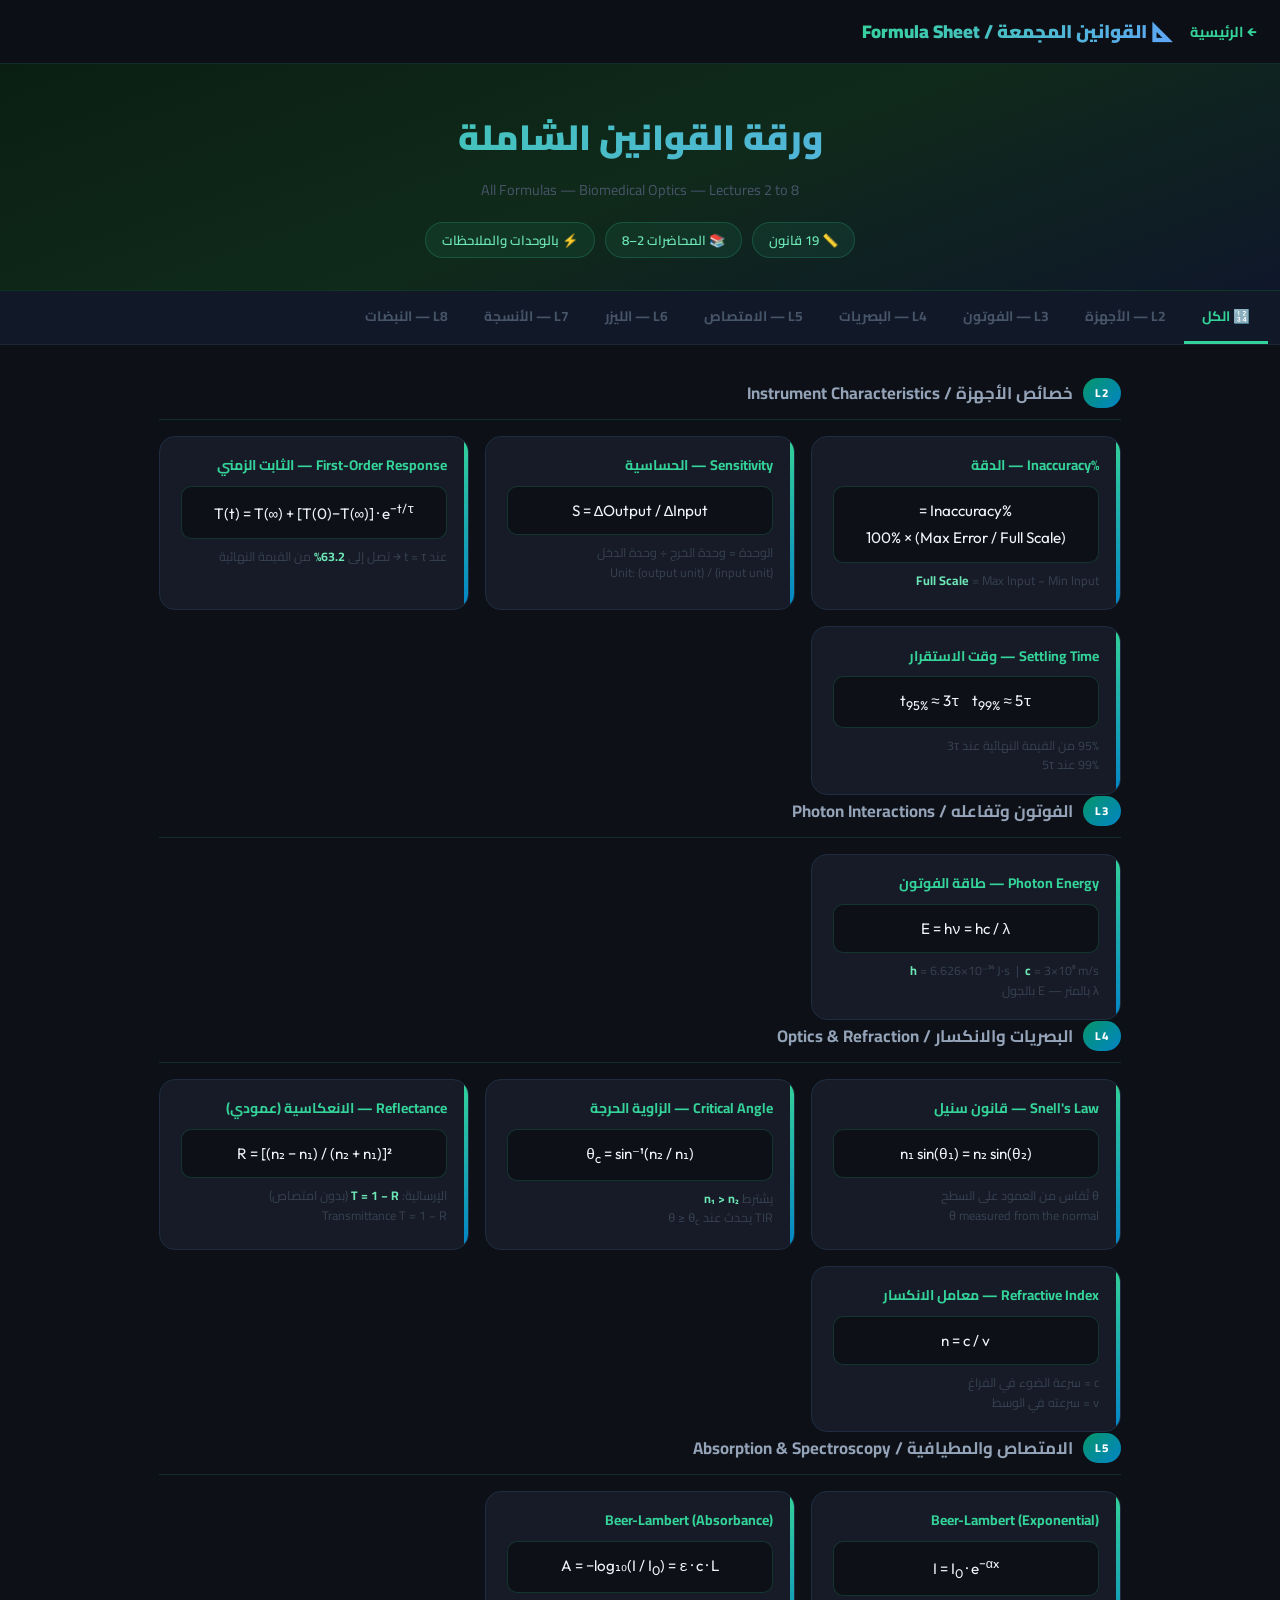
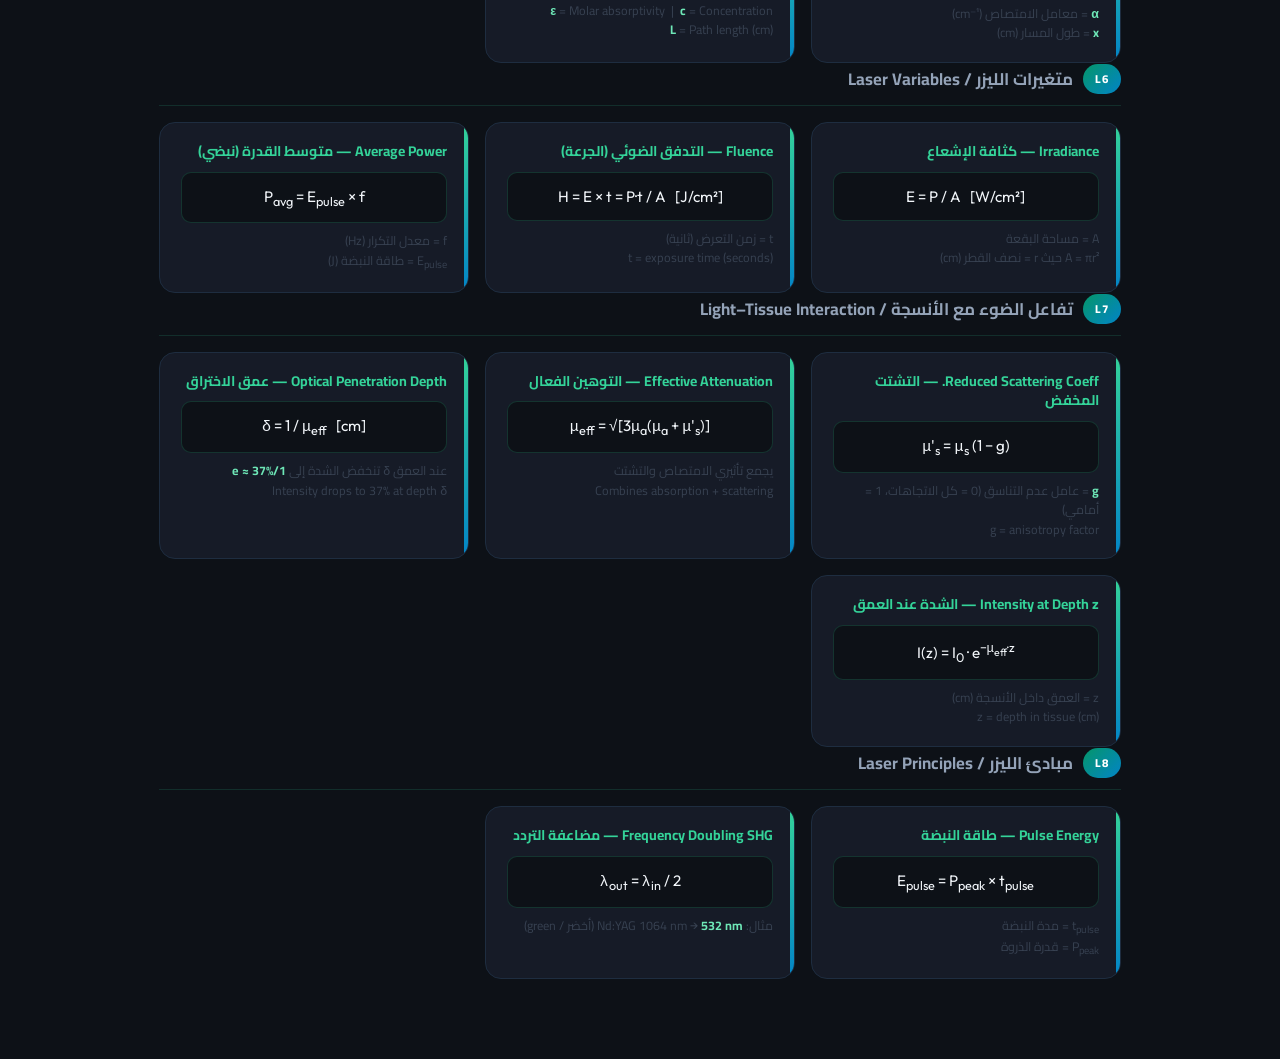
<file: formulas.html>
<!DOCTYPE html>
<html lang="ar" dir="rtl">
<head>
<meta charset="UTF-8">
<meta name="viewport" content="width=device-width, initial-scale=1.0">
<title>القوانين المجمعة — الفيزياء الطبية</title>
<link href="https://fonts.googleapis.com/css2?family=Cairo:wght@400;600;700;900&family=Outfit:wght@400;500;600&display=swap" rel="stylesheet">
<style>
*, *::before, *::after { box-sizing: border-box; margin: 0; padding: 0; }
html { scroll-behavior: smooth; }
body {
  font-family: 'Cairo', 'Outfit', sans-serif;
  background: #0d1117;
  color: #e2e8f0;
  direction: rtl;
  min-height: 100vh;
}

/* ── Header ── */
.site-header {
  position: sticky; top: 0; z-index: 100;
  background: rgba(13,17,23,0.96);
  backdrop-filter: blur(14px);
  border-bottom: 1px solid rgba(52,211,153,0.15);
  padding: 14px 24px;
  display: flex; align-items: center; gap: 16px;
}
.back-link {
  color: #34d399; text-decoration: none;
  font-weight: 700; font-size: 0.9rem;
  transition: color .2s; white-space: nowrap;
}
.back-link:hover { color: #6ee7b7; }
.site-header h1 {
  font-size: 1.15rem; font-weight: 900;
  background: linear-gradient(135deg,#34d399,#60a5fa);
  -webkit-background-clip: text; -webkit-text-fill-color: transparent; background-clip: text;
}

/* ── Hero ── */
.hero {
  background: linear-gradient(160deg,#0a1f12,#0f2a1a,#0f172a);
  padding: 2.5rem 1.5rem 2rem;
  text-align: center;
  border-bottom: 1px solid rgba(52,211,153,0.1);
}
.hero h2 {
  font-size: clamp(1.5rem,4vw,2.2rem); font-weight: 900;
  background: linear-gradient(135deg,#34d399,#60a5fa);
  -webkit-background-clip: text; -webkit-text-fill-color: transparent; background-clip: text;
  margin-bottom: 6px;
}
.hero p { color: #475569; font-size: 0.9rem; margin-bottom: 1.2rem; }
.pills { display: flex; justify-content: center; gap: 10px; flex-wrap: wrap; }
.pill {
  background: rgba(52,211,153,0.08);
  border: 1px solid rgba(52,211,153,0.2);
  border-radius: 50px; padding: 5px 16px;
  font-size: 0.82rem; color: #6ee7b7; font-weight: 600;
}

/* ── Lecture filter tabs ── */
.filter-bar {
  background: #111827;
  border-bottom: 1px solid rgba(255,255,255,0.06);
  display: flex; overflow-x: auto; scrollbar-width: none;
  padding: 0 12px;
}
.filter-bar::-webkit-scrollbar { display: none; }
.f-btn {
  flex: 0 0 auto; padding: 12px 18px;
  background: none; border: none;
  border-bottom: 3px solid transparent;
  color: #475569; font-family: 'Cairo', sans-serif;
  font-size: 0.86rem; font-weight: 700;
  cursor: pointer; transition: all .2s; white-space: nowrap;
}
.f-btn:hover { color: #94a3b8; }
.f-btn.active { color: #34d399; border-bottom-color: #34d399; }

/* ── Main ── */
.wrap { max-width: 1000px; margin: 0 auto; padding: 2rem 1.2rem 5rem; }

/* ── Section title ── */
.lec-heading {
  display: flex; align-items: center; gap: 10px;
  margin: 2.5rem 0 1rem;
  padding-bottom: 10px;
  border-bottom: 1.5px solid rgba(52,211,153,0.15);
}
.lec-heading:first-of-type { margin-top: 0; }
.lec-badge {
  background: linear-gradient(135deg,#059669,#0284c7);
  color: #fff; font-size: 0.72rem; font-weight: 800;
  padding: 4px 12px; border-radius: 20px;
  letter-spacing: 1px; text-transform: uppercase;
  white-space: nowrap;
}
.lec-heading h3 { font-size: 1.05rem; font-weight: 700; color: #94a3b8; }

/* ── Formula grid ── */
.fgrid {
  display: grid;
  grid-template-columns: repeat(auto-fill, minmax(290px, 1fr));
  gap: 1rem;
}

/* ── Formula card ── */
.fc {
  background: #161b27;
  border: 1px solid #1e2d40;
  border-radius: 16px;
  padding: 1.2rem 1.3rem;
  transition: transform .25s, border-color .25s, box-shadow .25s;
  position: relative; overflow: hidden;
}
.fc::before {
  content: '';
  position: absolute; top: 0; right: 0;
  width: 4px; height: 100%;
  background: linear-gradient(180deg,#34d399,#0284c7);
  border-radius: 0 16px 16px 0;
}
.fc:hover {
  transform: translateY(-5px);
  border-color: rgba(52,211,153,0.35);
  box-shadow: 0 8px 24px rgba(52,211,153,0.08);
}
.fc-name {
  font-size: 0.88rem; font-weight: 700; color: #34d399;
  margin-bottom: 10px; line-height: 1.4;
}
.fc-eq {
  background: #0d1117;
  border: 1px solid rgba(52,211,153,0.18);
  border-radius: 10px;
  padding: 10px 14px;
  font-family: 'Outfit', monospace;
  font-size: 0.95rem;
  color: #f1f5f9;
  text-align: center;
  margin-bottom: 8px;
  line-height: 1.8;
}
.fc-note {
  font-size: 0.78rem; color: #374151; line-height: 1.55;
}
.fc-note strong { color: #6ee7b7; }

/* ── Lecture group ── */
.lec-group { }
.lec-group.hidden { display: none; }

/* ── Animation ── */
.fc { animation: pop .3s ease; }
@keyframes pop {
  from { opacity: 0; transform: scale(.96); }
  to   { opacity: 1; transform: scale(1); }
}

/* ── Responsive ── */
@media (max-width: 600px) {
  .site-header { padding: 12px 14px; }
  .wrap { padding: 1.4rem .9rem 4rem; }
  .fgrid { grid-template-columns: 1fr; }
  .f-btn { padding: 10px 12px; font-size: 0.8rem; }
}
</style>
</head>
<body>

<header class="site-header">
  <a href="index.html" class="back-link">← الرئيسية</a>
  <h1>📐 القوانين المجمعة / Formula Sheet</h1>
</header>

<div class="hero">
  <h2>ورقة القوانين الشاملة</h2>
  <p>All Formulas — Biomedical Optics — Lectures 2 to 8</p>
  <div class="pills">
    <span class="pill">📏 19 قانون</span>
    <span class="pill">📚 المحاضرات 2–8</span>
    <span class="pill">⚡ بالوحدات والملاحظات</span>
  </div>
</div>

<!-- Filter bar -->
<div class="filter-bar">
  <button class="f-btn active" data-lec="all">🔢 الكل</button>
  <button class="f-btn" data-lec="l2">L2 — الأجهزة</button>
  <button class="f-btn" data-lec="l3">L3 — الفوتون</button>
  <button class="f-btn" data-lec="l4">L4 — البصريات</button>
  <button class="f-btn" data-lec="l5">L5 — الامتصاص</button>
  <button class="f-btn" data-lec="l6">L6 — الليزر</button>
  <button class="f-btn" data-lec="l7">L7 — الأنسجة</button>
  <button class="f-btn" data-lec="l8">L8 — النبضات</button>
</div>

<div class="wrap">

  <!-- L2 -->
  <div class="lec-group" data-group="l2">
    <div class="lec-heading">
      <span class="lec-badge">L2</span>
      <h3>خصائص الأجهزة / Instrument Characteristics</h3>
    </div>
    <div class="fgrid">
      <div class="fc">
        <div class="fc-name">%Inaccuracy — الدقة</div>
        <div class="fc-eq">%Inaccuracy = <br>(Max Error / Full Scale) × 100%</div>
        <div class="fc-note"><strong>Full Scale</strong> = Max Input − Min Input</div>
      </div>
      <div class="fc">
        <div class="fc-name">Sensitivity — الحساسية</div>
        <div class="fc-eq">S = ΔOutput / ΔInput</div>
        <div class="fc-note">الوحدة = وحدة الخرج ÷ وحدة الدخل<br>Unit: (output unit) / (input unit)</div>
      </div>
      <div class="fc">
        <div class="fc-name">First-Order Response — الثابت الزمني</div>
        <div class="fc-eq">T(t) = T(∞) + [T(0)−T(∞)] · e<sup>−t/τ</sup></div>
        <div class="fc-note">عند t = τ → تصل إلى <strong>63.2%</strong> من القيمة النهائية</div>
      </div>
      <div class="fc">
        <div class="fc-name">Settling Time — وقت الاستقرار</div>
        <div class="fc-eq">t<sub>95%</sub> ≈ 3τ &nbsp;&nbsp; t<sub>99%</sub> ≈ 5τ</div>
        <div class="fc-note">95% من القيمة النهائية عند 3τ<br>99% عند 5τ</div>
      </div>
    </div>
  </div>

  <!-- L3 -->
  <div class="lec-group" data-group="l3">
    <div class="lec-heading">
      <span class="lec-badge">L3</span>
      <h3>الفوتون وتفاعله / Photon Interactions</h3>
    </div>
    <div class="fgrid">
      <div class="fc">
        <div class="fc-name">Photon Energy — طاقة الفوتون</div>
        <div class="fc-eq">E = hν = hc / λ</div>
        <div class="fc-note">
          <strong>h</strong> = 6.626×10⁻³⁴ J·s &nbsp;|&nbsp; <strong>c</strong> = 3×10⁸ m/s<br>
          λ بالمتر — E بالجول
        </div>
      </div>
    </div>
  </div>

  <!-- L4 -->
  <div class="lec-group" data-group="l4">
    <div class="lec-heading">
      <span class="lec-badge">L4</span>
      <h3>البصريات والانكسار / Optics &amp; Refraction</h3>
    </div>
    <div class="fgrid">
      <div class="fc">
        <div class="fc-name">Snell's Law — قانون سنيل</div>
        <div class="fc-eq">n₁ sin(θ₁) = n₂ sin(θ₂)</div>
        <div class="fc-note">θ تُقاس من العمود على السطح<br>θ measured from the normal</div>
      </div>
      <div class="fc">
        <div class="fc-name">Critical Angle — الزاوية الحرجة</div>
        <div class="fc-eq">θ<sub>c</sub> = sin⁻¹(n₂ / n₁)</div>
        <div class="fc-note">يشترط <strong>n₁ > n₂</strong><br>TIR يحدث عند θ ≥ θ<sub>c</sub></div>
      </div>
      <div class="fc">
        <div class="fc-name">Reflectance — الانعكاسية (عمودي)</div>
        <div class="fc-eq">R = [(n₂ − n₁) / (n₂ + n₁)]²</div>
        <div class="fc-note">الإرسالية: <strong>T = 1 − R</strong> (بدون امتصاص)<br>Transmittance T = 1 − R</div>
      </div>
      <div class="fc">
        <div class="fc-name">Refractive Index — معامل الانكسار</div>
        <div class="fc-eq">n = c / v</div>
        <div class="fc-note">c = سرعة الضوء في الفراغ<br>v = سرعته في الوسط</div>
      </div>
    </div>
  </div>

  <!-- L5 -->
  <div class="lec-group" data-group="l5">
    <div class="lec-heading">
      <span class="lec-badge">L5</span>
      <h3>الامتصاص والمطيافية / Absorption &amp; Spectroscopy</h3>
    </div>
    <div class="fgrid">
      <div class="fc">
        <div class="fc-name">Beer-Lambert (Exponential)</div>
        <div class="fc-eq">I = I<sub>0</sub> · e<sup>−αx</sup></div>
        <div class="fc-note">
          <strong>α</strong> = معامل الامتصاص (cm⁻¹)<br>
          <strong>x</strong> = طول المسار (cm)
        </div>
      </div>
      <div class="fc">
        <div class="fc-name">Beer-Lambert (Absorbance)</div>
        <div class="fc-eq">A = −log₁₀(I / I<sub>0</sub>) = ε · c · L</div>
        <div class="fc-note">
          <strong>ε</strong> = Molar absorptivity &nbsp;|&nbsp; <strong>c</strong> = Concentration<br>
          <strong>L</strong> = Path length (cm)
        </div>
      </div>
    </div>
  </div>

  <!-- L6 -->
  <div class="lec-group" data-group="l6">
    <div class="lec-heading">
      <span class="lec-badge">L6</span>
      <h3>متغيرات الليزر / Laser Variables</h3>
    </div>
    <div class="fgrid">
      <div class="fc">
        <div class="fc-name">Irradiance — كثافة الإشعاع</div>
        <div class="fc-eq">E = P / A &nbsp; [W/cm²]</div>
        <div class="fc-note">A = مساحة البقعة<br>A = πr² حيث r = نصف القطر (cm)</div>
      </div>
      <div class="fc">
        <div class="fc-name">Fluence — التدفق الضوئي (الجرعة)</div>
        <div class="fc-eq">H = E × t = P·t / A &nbsp; [J/cm²]</div>
        <div class="fc-note">t = زمن التعرض (ثانية)<br>t = exposure time (seconds)</div>
      </div>
      <div class="fc">
        <div class="fc-name">Average Power — متوسط القدرة (نبضي)</div>
        <div class="fc-eq">P<sub>avg</sub> = E<sub>pulse</sub> × f</div>
        <div class="fc-note">f = معدل التكرار (Hz)<br>E<sub>pulse</sub> = طاقة النبضة (J)</div>
      </div>
    </div>
  </div>

  <!-- L7 -->
  <div class="lec-group" data-group="l7">
    <div class="lec-heading">
      <span class="lec-badge">L7</span>
      <h3>تفاعل الضوء مع الأنسجة / Light–Tissue Interaction</h3>
    </div>
    <div class="fgrid">
      <div class="fc">
        <div class="fc-name">Reduced Scattering Coeff. — التشتت المخفض</div>
        <div class="fc-eq">μ'<sub>s</sub> = μ<sub>s</sub> (1 − g)</div>
        <div class="fc-note">
          <strong>g</strong> = عامل عدم التناسق (0 = كل الاتجاهات، 1 = أمامي)<br>
          g = anisotropy factor
        </div>
      </div>
      <div class="fc">
        <div class="fc-name">Effective Attenuation — التوهين الفعال</div>
        <div class="fc-eq">μ<sub>eff</sub> = √[3μ<sub>a</sub>(μ<sub>a</sub> + μ'<sub>s</sub>)]</div>
        <div class="fc-note">يجمع تأثيري الامتصاص والتشتت<br>Combines absorption + scattering</div>
      </div>
      <div class="fc">
        <div class="fc-name">Optical Penetration Depth — عمق الاختراق</div>
        <div class="fc-eq">δ = 1 / μ<sub>eff</sub> &nbsp; [cm]</div>
        <div class="fc-note">عند العمق δ تنخفض الشدة إلى <strong>1/e ≈ 37%</strong><br>Intensity drops to 37% at depth δ</div>
      </div>
      <div class="fc">
        <div class="fc-name">Intensity at Depth z — الشدة عند العمق</div>
        <div class="fc-eq">I(z) = I<sub>0</sub> · e<sup>−μ<sub>eff</sub>·z</sup></div>
        <div class="fc-note">z = العمق داخل الأنسجة (cm)<br>z = depth in tissue (cm)</div>
      </div>
    </div>
  </div>

  <!-- L8 -->
  <div class="lec-group" data-group="l8">
    <div class="lec-heading">
      <span class="lec-badge">L8</span>
      <h3>مبادئ الليزر / Laser Principles</h3>
    </div>
    <div class="fgrid">
      <div class="fc">
        <div class="fc-name">Pulse Energy — طاقة النبضة</div>
        <div class="fc-eq">E<sub>pulse</sub> = P<sub>peak</sub> × t<sub>pulse</sub></div>
        <div class="fc-note">t<sub>pulse</sub> = مدة النبضة<br>P<sub>peak</sub> = قدرة الذروة</div>
      </div>
      <div class="fc">
        <div class="fc-name">Frequency Doubling SHG — مضاعفة التردد</div>
        <div class="fc-eq">λ<sub>out</sub> = λ<sub>in</sub> / 2</div>
        <div class="fc-note">مثال: Nd:YAG 1064 nm → <strong>532 nm</strong> (أخضر / green)</div>
      </div>
    </div>
  </div>

</div><!-- end .wrap -->

<script>
(function () {
  var btns = document.querySelectorAll('.f-btn');
  var groups = document.querySelectorAll('.lec-group');

  function filter(lec) {
    btns.forEach(function (b) { b.classList.remove('active'); });
    document.querySelector('[data-lec="' + lec + '"]').classList.add('active');
    groups.forEach(function (g) {
      if (lec === 'all' || g.getAttribute('data-group') === lec) {
        g.style.display = 'block';
      } else {
        g.style.display = 'none';
      }
    });
  }

  btns.forEach(function (b) {
    b.addEventListener('click', function () { filter(this.getAttribute('data-lec')); });
  });

  filter('all');
})();
</script>
</body>
</html>
</file>
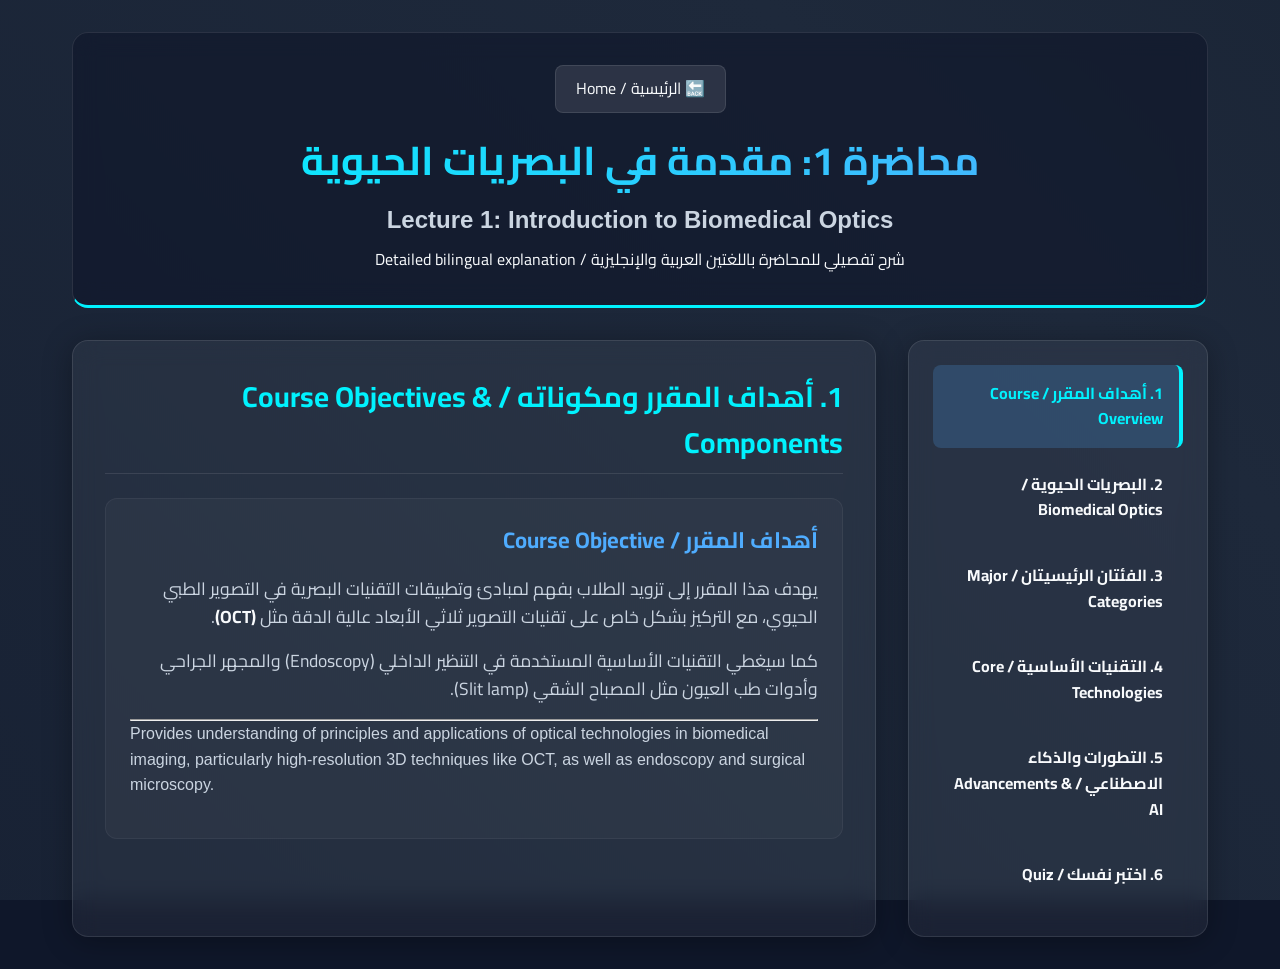
<file: lecture1.html>
<!DOCTYPE html>
<html lang="ar" dir="rtl">
<head>
    <meta charset="UTF-8">
    <meta name="viewport" content="width=device-width, initial-scale=1.0">
    <title>شرح محاضرة 1 - مقدمة في البصريات الحيوية</title>
    <link href="https://fonts.googleapis.com/css2?family=Cairo:wght@300;400;700;900&display=swap" rel="stylesheet">
    <link rel="stylesheet" href="style.css">
</head>
<body>
    <div class="background-animation"></div>
    <div class="container">
        <header class="glass-header">
            <a href="index.html" class="back-btn">🔙 الرئيسية / Home</a>
            <h1>محاضرة 1: مقدمة في البصريات الحيوية</h1>
            <h2>Lecture 1: Introduction to Biomedical Optics</h2>
            <p>شرح تفصيلي للمحاضرة باللغتين العربية والإنجليزية / Detailed bilingual explanation</p>
        </header>

        <main>
            <aside class="sidebar glass-panel">
                <nav>
                    <ul id="nav-list">
                        <li class="active" data-target="course-overview">1. أهداف المقرر / Course Overview</li>
                        <li data-target="biomedical-optics">2. البصريات الحيوية / Biomedical Optics</li>
                        <li data-target="major-categories">3. الفئتان الرئيسيتان / Major Categories</li>
                        <li data-target="technologies">4. التقنيات الأساسية / Core Technologies</li>
                        <li data-target="advanced-ai">5. التطورات والذكاء الاصطناعي / Advancements & AI</li>
                        <li data-target="quiz">6. اختبر نفسك / Quiz</li>
                    </ul>
                </nav>
            </aside>

            <section class="content-area glass-panel">
                <!-- Section 1 -->
                <div id="course-overview" class="content-section active-section">
                    <h2>1. أهداف المقرر ومكوناته / Course Objectives & Components</h2>
                    <div class="card">
                        <h3>أهداف المقرر / Course Objective</h3>
                        <div class="lang-block">
                            <p class="ar">يهدف هذا المقرر إلى تزويد الطلاب بفهم لمبادئ وتطبيقات التقنيات البصرية في التصوير الطبي الحيوي، مع التركيز بشكل خاص على تقنيات التصوير ثلاثي الأبعاد عالية الدقة مثل <strong>(OCT)</strong>.</p>
                            <p class="ar">كما سيغطي التقنيات الأساسية المستخدمة في التنظير الداخلي (Endoscopy) والمجهر الجراحي وأدوات طب العيون مثل المصباح الشقي (Slit lamp).</p>
                            <hr>
                            <p class="en">Provides understanding of principles and applications of optical technologies in biomedical imaging, particularly high-resolution 3D techniques like OCT, as well as endoscopy and surgical microscopy.</p>
                        </div>
                    </div>
                </div>

                <!-- Section 2 -->
                <div id="biomedical-optics" class="content-section">
                    <h2>2. نظرة عامة على البصريات الحيوية / Overview of Biomedical Optics</h2>
                    <div class="card">
                        <h3>ما هي البصريات الحيوية؟ / What is it?</h3>
                        <div class="lang-block">
                            <p class="ar">هي مجال متعدد التخصصات سريع النمو يستخدم الضوء وأشكال الإشعاع الكهرومغناطيسي الأخرى لـ <strong>تشخيص الأمراض وعلاجها</strong>. يُطلق على هذا المجال أيضاً اسم <strong>Biophotonics</strong> أو <strong>Medical Optics</strong>.</p>
                            <p class="en">A rapidly growing interdisciplinary field that utilizes light and other forms of electromagnetic radiation for the diagnosis and treatment of diseases. Also called Biophotonics.</p>
                        </div>
                    </div>
                    <div class="card">
                        <h3>التطورات الرئيسية / Key Developments</h3>
                        <div class="lang-block">
                            <ul class="ar">
                                <li><strong>جراحة النانو (Nano surgery):</strong> تتيح معالجة الأوساط البيولوجية على المستوى الخلوي وحتى الجزيئي.</li>
                                <li><strong>التصغير (Miniaturization):</strong> أدى إلى مناظير داخلية مصغرة (Miniature endoscopes) للإجراءات الجراحية طفيفة التوغل.</li>
                                <li><strong>أجهزة الليزر النانوية (Nano-scale lasers):</strong> تقدم ملاحظات فسيولوجية مستمرة في الوقت الفعلي.</li>
                            </ul>
                        </div>
                    </div>
                </div>

                <!-- Section 3 -->
                <div id="major-categories" class="content-section">
                    <h2>3. الفئتان الرئيسيتان / Two Major Categories</h2>
                    <div class="card">
                        <h3>1. التصوير والتشخيص / Imaging and Diagnosis</h3>
                        <div class="lang-block">
                            <p class="ar">يتضمن استخدام تقنيات الضوء لإنشاء صور للأنسجة لتصور ما يحدث داخل الجسم للتشخيص ومراقبة الأمراض. (مثل: الفحص المجهري، التنظير الداخلي).</p>
                            <p class="en">Involves optical technologies to create images of biological tissues to visualize inside the body for detection and diagnosis.</p>
                        </div>
                    </div>
                    <div class="card">
                        <h3>2. الأنسجة والعلاج / Tissue and Therapy</h3>
                        <div class="lang-block">
                            <p class="ar">يركز على استخدام الضوء <strong>للتفاعل مع الأنسجة البيولوجية لعلاج الحالات الطبية</strong>. (مثل: الليزك، علاجات الأمراض الجلدية، العلاج الديناميكي الضوئي PDT).</p>
                            <p class="en">Focuses on using light to interact with biological tissue to treat medical conditions.</p>
                        </div>
                    </div>
                </div>

                <!-- Section 4 -->
                <div id="technologies" class="content-section">
                    <h2>4. التقنيات الأساسية / Core Technologies</h2>
                    <div class="card">
                        <h3>التصوير المقطعي التوافقي البصري / OCT</h3>
                        <div class="lang-block">
                            <p class="ar"><strong>OCT:</strong> تقنية أساسية (Cornerstone) توفر صوراً مقطعية عالية الدقة (بالميكرومتر). تُستخدم على نطاق واسع في <strong>طب العيون</strong> لتشخيص أمراض الشبكية، ويجري استكشافها في أمراض القلب والأورام.</p>
                            <p class="en"><strong>Optical Coherence Tomography:</strong> Provides cross-sectional images with micrometer resolution. Widely used in ophthalmology.</p>
                        </div>
                    </div>
                    <div class="card">
                        <h3>التصوير بالفلورة / Fluorescence Imaging</h3>
                        <div class="lang-block">
                            <p class="ar">تستخدم أصباغ الفلورسنت <strong>لتحسين التباين (Contrast)</strong>، مما يسمح بتصور تفصيلي للمكونات الخلوية، وهي أداة هامة في أبحاث الكشف عن السرطان.</p>
                            <p class="en">Uses fluorescent dyes to enhance contrast for detailed visualization of cellular components (cancer detection).</p>
                        </div>
                    </div>
                    <div class="card">
                        <h3>مطيافية الأشعة تحت الحمراء القريبة / NIRS</h3>
                        <div class="lang-block">
                            <p class="ar"><strong>NIRS:</strong> تُستخدم لمراقبة نسبة الأكسجين في الأنسجة وتدفق الدم، وهي قيمة جداً في تصوير الدماغ وتقييم صحة الأوعية الدموية.</p>
                            <p class="en"><strong>Near-Infrared Spectroscopy:</strong> Employed to monitor tissue oxygenation and blood flow (brain imaging).</p>
                        </div>
                    </div>
                    <div class="card">
                        <h3>العلاج الديناميكي الضوئي / PDT</h3>
                        <div class="lang-block">
                            <p class="ar"><strong>Photodynamic Therapy (PDT):</strong> يجمع بين الضوء والعوامل الحساسة للضوء (Photosensitizing agents) لاستهداف وتدمير الخلايا السرطانية بأقل ضرر للأنسجة السليمة المحيطة.</p>
                            <p class="en">Combines light with photosensitizing agents to target and destroy cancer cells with minimal damage to healthy tissue.</p>
                        </div>
                    </div>
                </div>

                <!-- Section 5 -->
                <div id="advanced-ai" class="content-section">
                    <h2>5. التطورات والذكاء الاصطناعي / Advancements & AI</h2>
                    <div class="card">
                        <h3>التقنيات غير الغازية / Non-invasive Techniques</h3>
                        <div class="lang-block">
                            <p class="ar">العديد من الأساليب البصرية تكون غير جراحية (Non-invasive) أو طفيفة التوغل، مما يسمح باكتشاف الأمراض مبكراً ومراقبتها دون الحاجة لإجراءات جراحية، مما يزيد من راحة المريض وسلامته.</p>
                            <p class="en">Many optical methods are non-invasive, allowing early disease detection without surgical procedures, prioritizing patient safety.</p>
                        </div>
                    </div>
                    <div class="card">
                        <h3>التكامل مع الذكاء الاصطناعي / AI Integration</h3>
                        <div class="lang-block">
                            <p class="ar">إن دمج <strong>الذكاء الاصطناعي (AI)</strong> في البصريات الحيوية يعزز دقة التشخيص من خلال تحليل مجموعات البيانات المعقدة الناتجة من تقنيات التصوير، وقد أدى ذلك لتحسين سرعة وجودة التصوير، خاصة في تطبيقات تصوير الشبكية.</p>
                            <p class="en">Integration of Artificial Intelligence (AI) enhances diagnostic precision by analyzing complex data sets from imaging technologies.</p>
                        </div>
                    </div>
                </div>

                <!-- Section 6: Quiz -->
                <div id="quiz" class="content-section">
                    <h2>6. اختبر نفسك / Test Yourself</h2>
                    <div id="score-board" style="display: none;" class="card text-center">
                        <h3 style="color: var(--primary); text-align: center;">نتيجتك النهائية / Your Final Score</h3>
                        <p id="score-text" style="font-size: 2.5rem; font-weight: bold; text-align: center; color: var(--accent); margin-top: 10px;"></p>
                    </div>

                    <div class="card quiz-card">
                        <h3>سؤال 1 / Question 1</h3>
                        <p class="ar">ما هما الفئتان الرئيسيتان لمجال البصريات الحيوية؟</p>
                        <p class="en">What are the two major categories of biomedical optics?</p>
                        <div class="options" data-correct="1">
                            <button class="option-btn" data-index="0">الجراحة والأدوية / Surgery and Medication</button>
                            <button class="option-btn" data-index="1">التصوير والتشخيص، والأنسجة والعلاج / Imaging & Diagnosis, and Tissue & Therapy</button>
                            <button class="option-btn" data-index="2">الميكانيكا والكهرباء / Mechanics and Electronics</button>
                        </div>
                        <div class="feedback"></div>
                    </div>

                    <div class="card quiz-card">
                        <h3>سؤال 2 / Question 2</h3>
                        <p class="ar">أي فئة تركز على استخدام الضوء للتفاعل مع الأنسجة لعلاج الحالات الطبية (مثل الليزك)؟</p>
                        <p class="en">Which category focuses on using light to interact with biological tissue to treat medical conditions?</p>
                        <div class="options" data-correct="2">
                            <button class="option-btn" data-index="0">التشخيص / Diagnosis</button>
                            <button class="option-btn" data-index="1">التصوير الحيوي / Bioimaging</button>
                            <button class="option-btn" data-index="2">الأنسجة والعلاج / Tissue and Therapy</button>
                        </div>
                        <div class="feedback"></div>
                    </div>

                    <div class="card quiz-card">
                        <h3>سؤال 3 / Question 3</h3>
                        <p class="ar">ما هي التقنية التي توفر صوراً مقطعية بدقة ميكرومترية وتُستخدم بكثرة في طب العيون؟</p>
                        <p class="en">Which technology provides cross-sectional images with micrometer resolution and is widely used in ophthalmology?</p>
                        <div class="options" data-correct="0">
                            <button class="option-btn" data-index="0">التصوير المقطعي التوافقي البصري (OCT)</button>
                            <button class="option-btn" data-index="1">الأشعة السينية (X-Ray)</button>
                            <button class="option-btn" data-index="2">الموجات فوق الصوتية (Ultrasound)</button>
                        </div>
                        <div class="feedback"></div>
                    </div>

                    <div class="card quiz-card">
                        <h3>سؤال 4 / Question 4</h3>
                        <p class="ar">أي تقنية تستخدم أصباغ خاصة لزيادة التباين والسماح برؤية المكونات الخلوية الدقيقة؟</p>
                        <p class="en">Which imaging technique uses specific dyes to enhance contrast and allow detailed visualization of cellular components?</p>
                        <div class="options" data-correct="1">
                            <button class="option-btn" data-index="0">التنظير الداخلي / Endoscopy</button>
                            <button class="option-btn" data-index="1">التصوير بالفلورة / Fluorescence Imaging</button>
                            <button class="option-btn" data-index="2">الرنين المغناطيسي / MRI</button>
                        </div>
                        <div class="feedback"></div>
                    </div>

                    <div class="card quiz-card">
                        <h3>سؤال 5 / Question 5</h3>
                        <p class="ar">تُستخدم تقنية NIRS (مطيافية الأشعة تحت الحمراء القريبة) بشكل أساسي لمراقبة:</p>
                        <p class="en">NIRS technique is primarily employed to monitor:</p>
                        <div class="options" data-correct="0">
                            <button class="option-btn" data-index="0">نسبة أكسجين الأنسجة وتدفق الدم / Tissue oxygenation and blood flow</button>
                            <button class="option-btn" data-index="1">حجم العظام / Bone size</button>
                            <button class="option-btn" data-index="2">مستوى السكر فقط / Glucose level only</button>
                        </div>
                        <div class="feedback"></div>
                    </div>

                    <div class="card quiz-card">
                        <h3>سؤال 6 / Question 6</h3>
                        <p class="ar">ما هو الهدف الأساسي من العلاج الديناميكي الضوئي (PDT)؟</p>
                        <p class="en">What is the primary goal of Photodynamic Therapy (PDT)?</p>
                        <div class="options" data-correct="2">
                            <button class="option-btn" data-index="0">تشخيص كسور العظام / Diagnose bone fractures</button>
                            <button class="option-btn" data-index="1">تحسين الرؤية الليلية / Improve night vision</button>
                            <button class="option-btn" data-index="2">الجمع بين الضوء وعوامل حساسة لاستهداف وتدمير الخلايا السرطانية / Combines light with photosensitizing agents to target/destroy cancer cells</button>
                        </div>
                        <div class="feedback"></div>
                    </div>

                    <div class="card quiz-card">
                        <h3>سؤال 7 / Question 7</h3>
                        <p class="ar">ما هي الميزة الرئيسية للعديد من الأساليب البصرية فيما يتعلق براحة المريض وسلامته؟</p>
                        <p class="en">What is a key advantage of many optical methods regarding patient safety?</p>
                        <div class="options" data-correct="1">
                            <button class="option-btn" data-index="0">أنها تتطلب تخديراً كلياً / Require general anesthesia</button>
                            <button class="option-btn" data-index="1">أنها غير غازية (غير جراحية) أو طفيفة التوغل / They are non-invasive or minimally invasive</button>
                            <button class="option-btn" data-index="2">أنها تُصدر إشعاعات نووية / Emit nuclear radiation</button>
                        </div>
                        <div class="feedback"></div>
                    </div>

                    <div class="card quiz-card">
                        <h3>سؤال 8 / Question 8</h3>
                        <p class="ar">ما التكنولوجيا التي أدى دمجها في البصريات الحيوية إلى تعزيز دقة التشخيص عبر تحليل البيانات المعقدة؟</p>
                        <p class="en">The integration of what technology into biomedical optics enhances diagnostic precision by analyzing complex data sets?</p>
                        <div class="options" data-correct="0">
                            <button class="option-btn" data-index="0">الذكاء الاصطناعي / Artificial Intelligence (AI)</button>
                            <button class="option-btn" data-index="1">الطابعات ثلاثية الأبعاد / 3D Printers</button>
                            <button class="option-btn" data-index="2">أجهزة الميكروويف / Microwaves</button>
                        </div>
                        <div class="feedback"></div>
                    </div>

                    <div class="card quiz-card">
                        <h3>سؤال 9 / Question 9</h3>
                        <p class="ar">يُعرف مجال البصريات الحيوية (Biomedical Optics) أيضاً باسم:</p>
                        <p class="en">The field of biomedical optics is also commonly called:</p>
                        <div class="options" data-correct="2">
                            <button class="option-btn" data-index="0">الكيمياء الحيوية / Biochemistry</button>
                            <button class="option-btn" data-index="1">الفيزياء النووية / Nuclear Physics</button>
                            <button class="option-btn" data-index="2">البيوفوتونيكس (البصريات الطبية) / Biophotonics or Medical Optics</button>
                        </div>
                        <div class="feedback"></div>
                    </div>

                    <div class="card quiz-card">
                        <h3>سؤال 10 / Question 10</h3>
                        <p class="ar">أي تطور سمح بمعالجة الأوساط البيولوجية على المستوى الخلوي وحتى الجزيئي باستخدام الضوء؟</p>
                        <p class="en">What development allowed the manipulation of biological media on a cellular and even molecular level using light?</p>
                        <div class="options" data-correct="0">
                            <button class="option-btn" data-index="0">جراحة النانو / Nano surgery</button>
                            <button class="option-btn" data-index="1">التنظير الداخلي / Endoscopy</button>
                            <button class="option-btn" data-index="2">الأشعة المقطعية / CT Scan</button>
                        </div>
                        <div class="feedback"></div>
                    </div>
                </div>
            </section>
        </main>
    </div>
    <script src="script.js"></script>
</body>
</html>
</file>
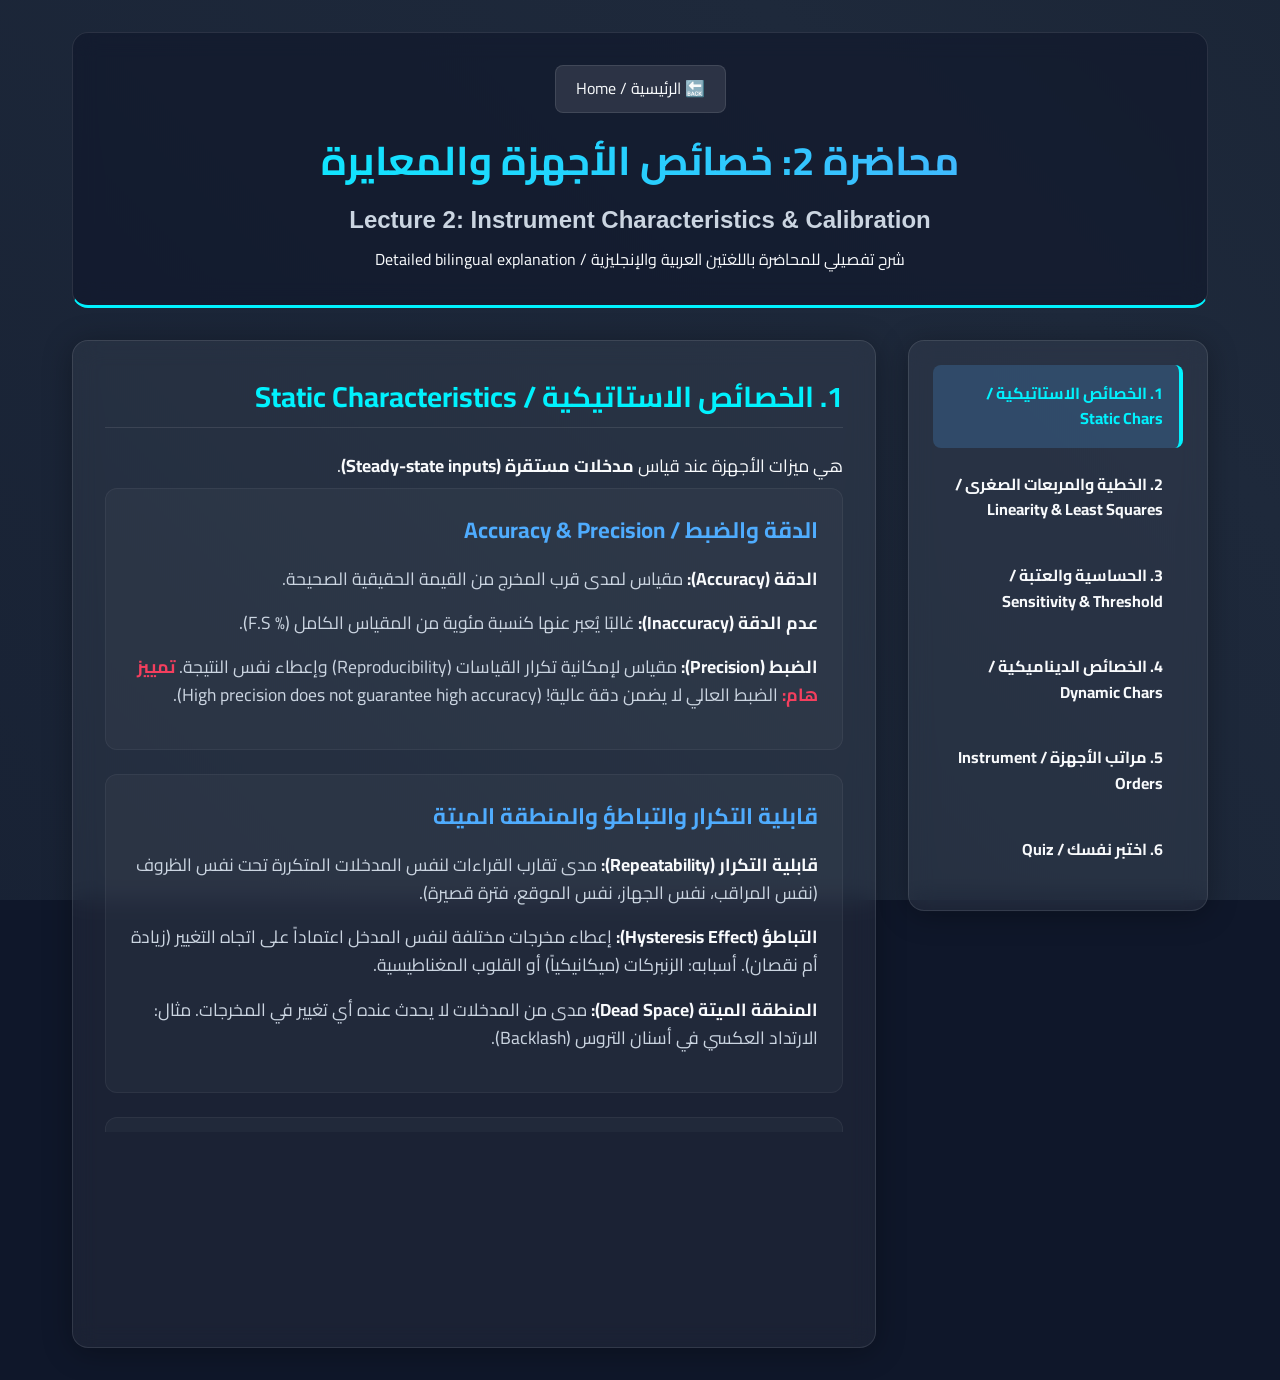
<file: lecture2.html>
<!DOCTYPE html>
<html lang="ar" dir="rtl">
<head>
    <meta charset="UTF-8">
    <meta name="viewport" content="width=device-width, initial-scale=1.0">
    <title>شرح محاضرة 2 - خصائص الأجهزة والمعايرة</title>
    <link href="https://fonts.googleapis.com/css2?family=Cairo:wght@300;400;700;900&display=swap" rel="stylesheet">
    <link rel="stylesheet" href="style.css">
</head>
<body>
    <div class="background-animation"></div>
    <div class="container">
        <header class="glass-header">
            <a href="index.html" class="back-btn">🔙 الرئيسية / Home</a>
            <h1>محاضرة 2: خصائص الأجهزة والمعايرة</h1>
            <h2>Lecture 2: Instrument Characteristics & Calibration</h2>
            <p>شرح تفصيلي للمحاضرة باللغتين العربية والإنجليزية / Detailed bilingual explanation</p>
        </header>

        <main>
            <aside class="sidebar glass-panel">
                <nav>
                    <ul id="nav-list">
                        <li class="active" data-target="static-chars">1. الخصائص الاستاتيكية / Static Chars</li>
                        <li data-target="linearity-least">2. الخطية والمربعات الصغرى / Linearity & Least Squares</li>
                        <li data-target="sensitivity">3. الحساسية والعتبة / Sensitivity & Threshold</li>
                        <li data-target="dynamic-chars">4. الخصائص الديناميكية / Dynamic Chars</li>
                        <li data-target="orders">5. مراتب الأجهزة / Instrument Orders</li>
                        <li data-target="quiz">6. اختبر نفسك / Quiz</li>
                    </ul>
                </nav>
            </aside>

            <section class="content-area glass-panel">
                <!-- Section 1 -->
                <div id="static-chars" class="content-section active-section">
                    <h2>1. الخصائص الاستاتيكية / Static Characteristics</h2>
                    <p class="ar">هي ميزات الأجهزة عند قياس <strong>مدخلات مستقرة (Steady-state inputs)</strong>.</p>
                    
                    <div class="card">
                        <h3>الدقة والضبط / Accuracy & Precision</h3>
                        <div class="lang-block">
                            <p class="ar"><strong>الدقة (Accuracy):</strong> مقياس لمدى قرب المخرج من القيمة الحقيقية الصحيحة.</p>
                            <p class="ar"><strong>عدم الدقة (Inaccuracy):</strong> غالبًا يُعبر عنها كنسبة مئوية من المقياس الكامل (% F.S).</p>
                            <p class="ar"><strong>الضبط (Precision):</strong> مقياس لإمكانية تكرار القياسات (Reproducibility) وإعطاء نفس النتيجة. <strong style="color: var(--accent)">تمييز هام:</strong> الضبط العالي لا يضمن دقة عالية! (High precision does not guarantee high accuracy).</p>
                        </div>
                    </div>
                    
                    <div class="card">
                        <h3>قابلية التكرار والتباطؤ والمنطقة الميتة</h3>
                        <div class="lang-block">
                            <p class="ar"><strong>قابلية التكرار (Repeatability):</strong> مدى تقارب القراءات لنفس المدخلات المتكررة تحت نفس الظروف (نفس المراقب، نفس الجهاز، نفس الموقع، فترة قصيرة).</p>
                            <p class="ar"><strong>التباطؤ (Hysteresis Effect):</strong> إعطاء مخرجات مختلفة لنفس المدخل اعتماداً على اتجاه التغيير (زيادة أم نقصان). أسبابه: الزنبركات (ميكانيكياً) أو القلوب المغناطيسية.</p>
                            <p class="ar"><strong>المنطقة الميتة (Dead Space):</strong> مدى من المدخلات لا يحدث عنده أي تغيير في المخرجات. مثال: الارتداد العكسي في أسنان التروس (Backlash).</p>
                        </div>
                    </div>
                    
                    <div class="card">
                        <h3>إزاحة التيار المستمر / DC Offset</h3>
                        <div class="lang-block">
                            <p class="ar">هي قيمة ثابتة مضافة إلى إشارة المدخلات تؤدي إلى إزاحة خط الأساس. تحديد الإزاحة يُعد أمرًا بالغ الأهمية لمعايرة الحساسات (Calibration) بدقة.</p>
                        </div>
                    </div>
                </div>

                <!-- Section 2 -->
                <div id="linearity-least" class="content-section">
                    <h2>2. الخطية وطريقة المربعات الصغرى / Linearity & Least Squares</h2>
                    <div class="card">
                        <h3>الخطية (Linearity)</h3>
                        <div class="lang-block">
                            <p class="ar"><strong>التعريف:</strong> المخرجات تتناسب طردياً مع المدخلات متبعة خطاً مستقيماً. (المعادلة المثالية: y = mx + c).</p>
                            <p class="en">Output is proportional to input, following a straight line.</p>
                        </div>
                    </div>
                    <div class="card">
                        <h3>طريقة المربعات الصغرى (Least Squares Method)</h3>
                        <div class="lang-block">
                            <p class="ar"><strong>الغرض:</strong> إيجاد أفضل خط مستقيم (Best-fit line) لمجموعة من نقاط البيانات المتناثرة.</p>
                            <p class="ar"><strong>الطريقة:</strong> تقوم بتقليل مجموع مربعات الانحرافات الرأسية (الأخطاء).</p>
                            <p class="ar">يتم حساب <strong>الميل (m)</strong> و <strong>الجزء المقطوع (b)</strong> بقوانين إحصائية محددة تضمن أدق معايرة ممكنة.</p>
                        </div>
                    </div>
                </div>

                <!-- Section 3 -->
                <div id="sensitivity" class="content-section">
                    <h2>3. الحساسية، العتبة، والدقة التحليلية / Sensitivity, Threshold & Resolution</h2>
                    <div class="card">
                        <h3>الحساسية (Sensitivity) وانحرافها (Drift)</h3>
                        <div class="lang-block">
                            <p class="ar"><strong>الحساسية:</strong> نسبة التغير في المخرجات إلى التغير في المدخلات (ميل منحنى المعايرة). مثال: في ميزان الحرارة البلاتيني، تُحسب بتفاضل المقاومة بالنسبة للحرارة dR/dT.</p>
                            <p class="ar"><strong>انحراف الحساسية (Sensitivity Drift):</strong> التغير في حساسية الجهاز نتيجة للتغيرات البيئية (مثل الحرارة).</p>
                        </div>
                    </div>
                    <div class="card">
                        <h3>العتبة والدقة / Threshold & Resolution</h3>
                        <div class="lang-block">
                            <p class="ar"><strong>العتبة (Threshold):</strong> الحد الأدنى لقيمة المدخلات المطلوبة لإنتاج تغير "ملحوظ" في المخرجات من الصفر.</p>
                            <p class="ar"><strong>الدقة التحليلية (Resolution):</strong> أصغر تغير ملحوظ في قيمة المدخلات يمكن للجهاز الإحساس به في أي وقت.</p>
                        </div>
                    </div>
                </div>

                <!-- Section 4 -->
                <div id="dynamic-chars" class="content-section">
                    <h2>4. الخصائص الديناميكية / Dynamic Characteristics</h2>
                    <div class="card">
                        <h3>مقدمة عن الديناميكا</h3>
                        <div class="lang-block">
                            <p class="ar">هي سلوك الجهاز عندما تتغير إشارة المدخلات <strong>مع الزمن (Time-varying inputs)</strong>. وتُوصف بمعادلات تفاضلية.</p>
                            <ul class="ar">
                                <li><strong>الاستجابة الزمنية (Time Response):</strong> الوقت الذي يستغرقه الحساس للوصول لنتيجته النهائية بعد تغير الإشارة فجأة.</li>
                                <li><strong>الاستجابة الترددية (Frequency Response):</strong> استجابة الجهاز لترددات متغيرة، ويفضل أن تكون مسطحة (Flat) ضمن نطاق محدد.</li>
                            </ul>
                        </div>
                    </div>
                </div>

                <!-- Section 5 -->
                <div id="orders" class="content-section">
                    <h2>5. مراتب الأجهزة / Instrument Orders</h2>
                    <div class="card">
                        <h3>أجهزة الرتبة صفر (Zero Order)</h3>
                        <div class="lang-block">
                            <p class="ar">تتغير المخرجات <strong>لحظياً (instantaneously)</strong> مع المدخلات دون أي تأخير زمني. (مثال: Potentiometer).</p>
                        </div>
                    </div>
                    <div class="card">
                        <h3>أجهزة الرتبة الأولى (First Order)</h3>
                        <div class="lang-block">
                            <p class="ar">تحتوي على عنصر واحد لتخزين الطاقة. تتميز بـ <strong>الثابت الزمني (Time Constant - τ)</strong> وهو الوقت المطلوب للوصول إلى <strong>63.2%</strong> من القيمة النهائية (الاستجابة أسية). مثال: ميزان الحرارة الزئبقي.</p>
                        </div>
                    </div>
                    <div class="card">
                        <h3>أجهزة الرتبة الثانية (Second Order)</h3>
                        <div class="lang-block">
                            <p class="ar">توصف بمعادلة تفاضلية من الدرجة الثانية. تتميز بوجود <strong>نسبة التخميد (Damping Ratio - ζ)</strong> والتي تحدد نوع استجابة الجهاز (Underdamped, Critically damped, Overdamped).</p>
                        </div>
                    </div>
                </div>

                <!-- Section 6: Quiz -->
                <div id="quiz" class="content-section">
                    <h2>6. اختبر نفسك / Test Yourself</h2>
                    <div id="score-board" style="display: none;" class="card text-center">
                        <h3 style="color: var(--primary); text-align: center;">نتيجتك النهائية / Your Final Score</h3>
                        <p id="score-text" style="font-size: 2.5rem; font-weight: bold; text-align: center; color: var(--accent); margin-top: 10px;"></p>
                    </div>

                    <div class="card quiz-card">
                        <h3>سؤال 1 / Question 1</h3>
                        <p class="ar">أي خاصية تقيس مدى قرب المخرج من القيمة الحقيقية الصحيحة؟</p>
                        <p class="en">Which characteristic measures how close the output is to the correct value?</p>
                        <div class="options" data-correct="2">
                            <button class="option-btn" data-index="0">الضبط / Precision</button>
                            <button class="option-btn" data-index="1">الاستجابة / Response</button>
                            <button class="option-btn" data-index="2">الدقة / Accuracy</button>
                        </div>
                        <div class="feedback"></div>
                    </div>

                    <div class="card quiz-card">
                        <h3>سؤال 2 / Question 2</h3>
                        <p class="ar">ماذا يقيس "الضبط" (Precision)؟</p>
                        <p class="en">What does "Precision" measure?</p>
                        <div class="options" data-correct="0">
                            <button class="option-btn" data-index="0">إمكانية تكرار القياسات وإعطاء نفس النتيجة / Reproducibility of measurements</button>
                            <button class="option-btn" data-index="1">التأخير الزمني / Time delay</button>
                            <button class="option-btn" data-index="2">السرعة القصوى / Maximum speed</button>
                        </div>
                        <div class="feedback"></div>
                    </div>

                    <div class="card quiz-card">
                        <h3>سؤال 3 / Question 3</h3>
                        <p class="ar">الظاهرة التي تختلف فيها المخرجات لنفس المدخلات حسب اتجاه التغيير (زيادة أم نقصان) تسمى:</p>
                        <p class="en">The phenomenon where output differs for the same input depending on whether the input is increasing or decreasing is called:</p>
                        <div class="options" data-correct="1">
                            <button class="option-btn" data-index="0">المنطقة الميتة / Dead Space</button>
                            <button class="option-btn" data-index="1">التباطؤ / Hysteresis Effect</button>
                            <button class="option-btn" data-index="2">الخطية / Linearity</button>
                        </div>
                        <div class="feedback"></div>
                    </div>

                    <div class="card quiz-card">
                        <h3>سؤال 4 / Question 4</h3>
                        <p class="ar">القيمة الثابتة التي تضاف للمدخلات وتزيح خط الأساس تسمى:</p>
                        <p class="en">A constant value added to the input signal shifting the baseline is called:</p>
                        <div class="options" data-correct="2">
                            <button class="option-btn" data-index="0">الحساسية / Sensitivity</button>
                            <button class="option-btn" data-index="1">الدقة التحليلية / Resolution</button>
                            <button class="option-btn" data-index="2">إزاحة التيار المستمر / DC Offset</button>
                        </div>
                        <div class="feedback"></div>
                    </div>

                    <div class="card quiz-card">
                        <h3>سؤال 5 / Question 5</h3>
                        <p class="ar">ما هي الطريقة المستخدمة لتقليل مجموع مربعات الأخطاء الرأسية وإيجاد أفضل خط مستقيم (Best-fit line)؟</p>
                        <p class="en">The method used to find the best-fit straight line minimizing the sum of squared vertical deviations is:</p>
                        <div class="options" data-correct="0">
                            <button class="option-btn" data-index="0">طريقة المربعات الصغرى / Least Squares Method</button>
                            <button class="option-btn" data-index="1">طريقة فورييه / Fourier Transform</button>
                            <button class="option-btn" data-index="2">قانون سنيل / Snell's Law</button>
                        </div>
                        <div class="feedback"></div>
                    </div>

                    <div class="card quiz-card">
                        <h3>سؤال 6 / Question 6</h3>
                        <p class="ar">تُعرف "نسبة التغير في المخرجات إلى التغير في المدخلات" (ميل منحنى المعايرة) بـ:</p>
                        <p class="en">The ratio of the change in output to the change in input is defined as:</p>
                        <div class="options" data-correct="1">
                            <button class="option-btn" data-index="0">الخطية / Linearity</button>
                            <button class="option-btn" data-index="1">الحساسية / Sensitivity</button>
                            <button class="option-btn" data-index="2">الانحراف / Drift</button>
                        </div>
                        <div class="feedback"></div>
                    </div>

                    <div class="card quiz-card">
                        <h3>سؤال 7 / Question 7</h3>
                        <p class="ar">الحد الأدنى لقيمة المدخلات المطلوبة لإنتاج تغير ملحوظ في المخرجات من الصفر هو:</p>
                        <p class="en">What represents the minimum input value required to produce a detectable change in output from zero?</p>
                        <div class="options" data-correct="0">
                            <button class="option-btn" data-index="0">العتبة / Threshold</button>
                            <button class="option-btn" data-index="1">الدقة التحليلية / Resolution</button>
                            <button class="option-btn" data-index="2">التباطؤ / Hysteresis</button>
                        </div>
                        <div class="feedback"></div>
                    </div>

                    <div class="card quiz-card">
                        <h3>سؤال 8 / Question 8</h3>
                        <p class="ar">في أجهزة الرتبة الأولى (First-Order)، الثابت الزمني (τ) هو الوقت اللازم للوصول إلى أي نسبة من القيمة النهائية؟</p>
                        <p class="en">In a First-Order instrument, the Time Constant (τ) is the time required to reach what percentage of its final value?</p>
                        <div class="options" data-correct="2">
                            <button class="option-btn" data-index="0">50%</button>
                            <button class="option-btn" data-index="1">95%</button>
                            <button class="option-btn" data-index="2">63.2%</button>
                        </div>
                        <div class="feedback"></div>
                    </div>

                    <div class="card quiz-card">
                        <h3>سؤال 9 / Question 9</h3>
                        <p class="ar">أي خاصية تحدد نوع الاستجابة (تحت التخميد، تخميد حرج، أو فوق التخميد) في أجهزة الرتبة الثانية؟</p>
                        <p class="en">Which characteristic determines the type of response (underdamped, critically damped, overdamped) in a Second Order instrument?</p>
                        <div class="options" data-correct="1">
                            <button class="option-btn" data-index="0">الثابت الزمني / Time Constant</button>
                            <button class="option-btn" data-index="1">نسبة التخميد / Damping Ratio (ζ)</button>
                            <button class="option-btn" data-index="2">الميل / Slope</button>
                        </div>
                        <div class="feedback"></div>
                    </div>

                    <div class="card quiz-card">
                        <h3>سؤال 10 / Question 10</h3>
                        <p class="ar">الجهاز الذي تتغير مخرجاته لحظياً مع المدخلات دون أي تأخير زمني يُصنف ضمن:</p>
                        <p class="en">An instrument whose output changes instantaneously with input, with no time delay, is of which order?</p>
                        <div class="options" data-correct="0">
                            <button class="option-btn" data-index="0">الرتبة صفر / Zero Order</button>
                            <button class="option-btn" data-index="1">الرتبة الأولى / First Order</button>
                            <button class="option-btn" data-index="2">الرتبة الثانية / Second Order</button>
                        </div>
                        <div class="feedback"></div>
                    </div>
                </div>
            </section>
        </main>
    </div>
    <script src="script.js"></script>
</body>
</html>
</file>
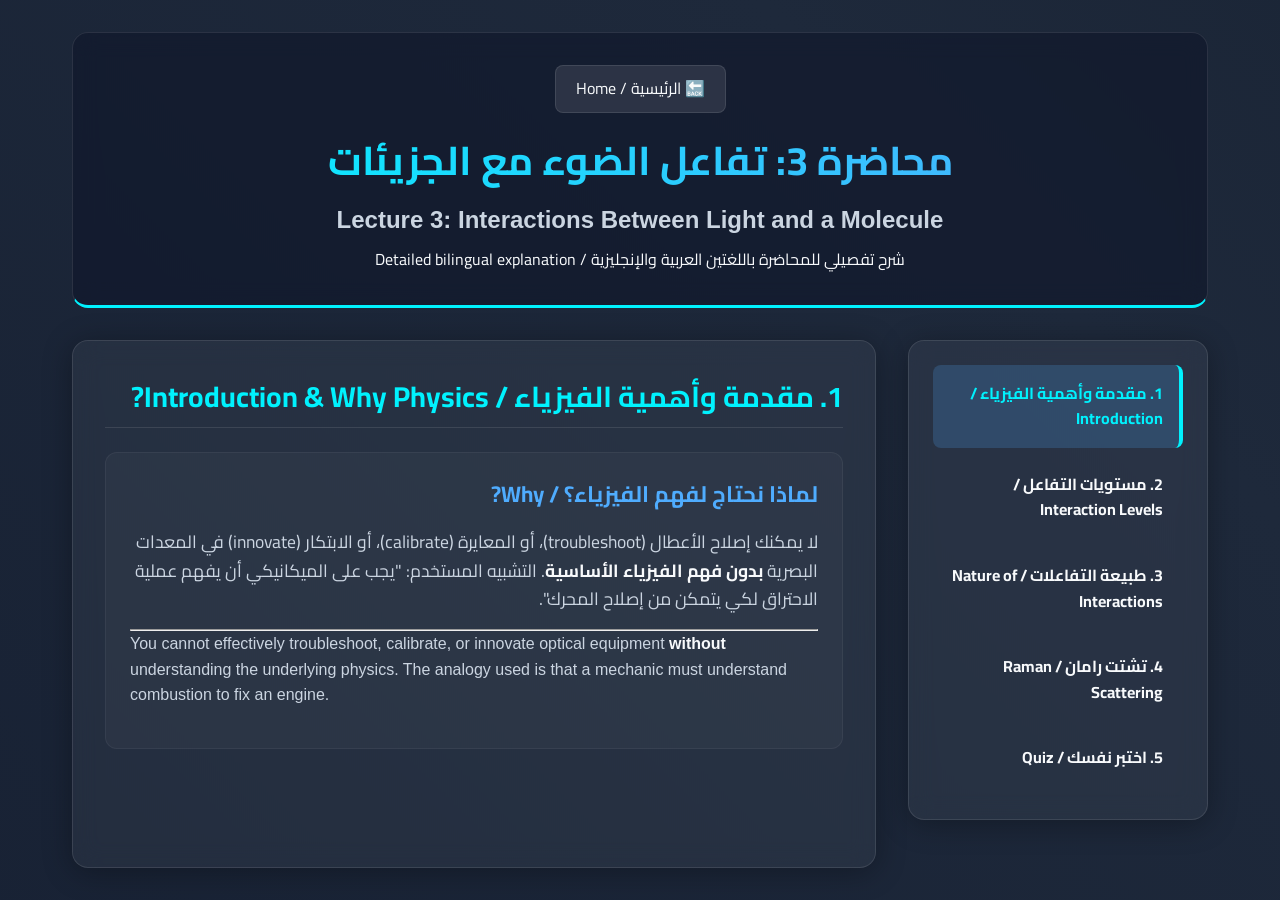
<file: lecture3.html>
<!DOCTYPE html>
<html lang="ar" dir="rtl">
<head>
    <meta charset="UTF-8">
    <meta name="viewport" content="width=device-width, initial-scale=1.0">
    <title>شرح محاضرة 3 - تفاعل الضوء مع الجزيئات</title>
    <link href="https://fonts.googleapis.com/css2?family=Cairo:wght@300;400;700;900&display=swap" rel="stylesheet">
    <link rel="stylesheet" href="style.css">
</head>
<body>
    <div class="background-animation"></div>
    <div class="container">
        <header class="glass-header">
            <a href="index.html" class="back-btn">🔙 الرئيسية / Home</a>
            <h1>محاضرة 3: تفاعل الضوء مع الجزيئات</h1>
            <h2>Lecture 3: Interactions Between Light and a Molecule</h2>
            <p>شرح تفصيلي للمحاضرة باللغتين العربية والإنجليزية / Detailed bilingual explanation</p>
        </header>

        <main>
            <aside class="sidebar glass-panel">
                <nav>
                    <ul id="nav-list">
                        <li class="active" data-target="intro">1. مقدمة وأهمية الفيزياء / Introduction</li>
                        <li data-target="levels">2. مستويات التفاعل / Interaction Levels</li>
                        <li data-target="interactions">3. طبيعة التفاعلات / Nature of Interactions</li>
                        <li data-target="raman">4. تشتت رامان / Raman Scattering</li>
                        <li data-target="quiz">5. اختبر نفسك / Quiz</li>
                    </ul>
                </nav>
            </aside>

            <section class="content-area glass-panel">
                <!-- Section 1 -->
                <div id="intro" class="content-section active-section">
                    <h2>1. مقدمة وأهمية الفيزياء / Introduction & Why Physics?</h2>
                    <div class="card">
                        <h3>لماذا نحتاج لفهم الفيزياء؟ / Why?</h3>
                        <div class="lang-block">
                            <p class="ar">لا يمكنك إصلاح الأعطال (troubleshoot)، أو المعايرة (calibrate)، أو الابتكار (innovate) في المعدات البصرية <strong>بدون فهم الفيزياء الأساسية</strong>. التشبيه المستخدم: "يجب على الميكانيكي أن يفهم عملية الاحتراق لكي يتمكن من إصلاح المحرك".</p>
                            <hr>
                            <p class="en">You cannot effectively troubleshoot, calibrate, or innovate optical equipment <strong>without</strong> understanding the underlying physics. The analogy used is that a mechanic must understand combustion to fix an engine.</p>
                        </div>
                    </div>
                </div>

                <!-- Section 2 -->
                <div id="levels" class="content-section">
                    <h2>2. مستويات التفاعل / Interaction Levels</h2>
                    <div class="card">
                        <h3>مقارنة بين المستويين / Molecular vs Bulk</h3>
                        <div class="lang-block">
                            <p class="ar">تصنف ظواهر مصدر الضوء (الفوتونات) بناءً على مستوى التفاعل إلى:</p>
                            <ul class="ar">
                                <li><strong>المستوى الجزيئي (Molecular Level):</strong>
                                    <ul>
                                        <li>الامتصاص (Absorption)</li>
                                        <li>الانبعاث التلقائي (Spontaneous Emission)</li>
                                        <li>الانبعاث المستحث (Stimulated Emission)</li>
                                        <li>تشتت رامان (Raman Scattering)</li>
                                    </ul>
                                </li>
                                <li><strong>المستوى الكتلي (Bulk Level):</strong>
                                    <ul>
                                        <li>الامتصاص (Absorption)</li>
                                        <li>الانكسار (Refraction)</li>
                                        <li>الانعكاس (Reflection)</li>
                                        <li>التشتت والانتشار (Scattering & Propagation)</li>
                                    </ul>
                                </li>
                            </ul>
                            <hr>
                            <p class="en">Light source phenomena are divided into <strong>Molecular Level</strong> (Spontaneous/Stimulated emission, Raman scattering) and <strong>Bulk Level</strong> (Refraction, Reflection, Propagation).</p>
                        </div>
                    </div>
                </div>

                <!-- Section 3 -->
                <div id="interactions" class="content-section">
                    <h2>3. طبيعة التفاعلات مع الجزيء / Nature of Interactions</h2>
                    
                    <div class="card">
                        <h3>الامتصاص / Absorption</h3>
                        <div class="lang-block">
                            <p class="ar">يصف الامتصاص <strong>الانتقال من مستوى طاقة ابتدائي منخفض (i) إلى مستوى طاقة أعلى (f)</strong>. يجب أن تكون فجوة الطاقة (Energy gap) مساوية تماماً لطاقة الفوتون الساقط.</p>
                            <p class="en">Describes the transition from a quantized lower energy initial level (i) to a higher energy level (f), with the energy gap matching the photon energy.</p>
                        </div>
                    </div>

                    <div class="card">
                        <h3>الانبعاث التلقائي / Spontaneous Emission</h3>
                        <div class="lang-block">
                            <p class="ar">يصف عملية <strong>عودة الجزيء</strong> من الحالة المثارة (f) إلى حالة الطاقة المنخفضة (i)، وينتج عن ذلك <strong>انبعاث فوتون</strong> يحمل طاقة مساوية لفجوة الطاقة بين المستويين.</p>
                            <p class="en">Describes the return of the molecule from the excited state (f) to its lower energy state (i) by emission of a photon of energy corresponding to the energy gap.</p>
                        </div>
                    </div>

                    <div class="card">
                        <h3>الانبعاث المستحث / Stimulated Emission</h3>
                        <div class="lang-block">
                            <p class="ar">هي عملية انبعاث <strong>يتم تحفيزها (Triggered)</strong> بواسطة فوتون ساقط يمتلك طاقة مطابقة لفجوة الطاقة بين (i) و (f). إذا لم يوجد هذا الفوتون الساقط، سيحدث الانبعاث التلقائي فقط ولا يحدث الانبعاث المستحث أبداً.</p>
                            <p class="en">A process of emission triggered by an incident photon. In the absence of an incident photon of same energy, there can be <strong>no stimulated emission</strong>, but only spontaneous emission.</p>
                        </div>
                    </div>
                </div>

                <!-- Section 4 -->
                <div id="raman" class="content-section">
                    <h2>4. تشتت رامان / Raman Scattering</h2>
                    <div class="card">
                        <h3>ما هو تشتت رامان؟ / What is it?</h3>
                        <div class="lang-block">
                            <p class="ar">هو عملية تشتت تتم في <strong>خطوة واحدة (single-step)</strong>. فوتون يمتلك طاقة (hν) يتشتت ليصبح فوتوناً آخر بطاقة مختلفة (hν'). الفرق بين الطاقتين يساوي فجوة الطاقة الداخلية للجزيء (ΔE = Ef - Ei). هذه العمليات تظهر بشكل واضح في الحالات الاهتزازية (vibrational states) للجزيئات.</p>
                            <p class="en">A single-step scattering of a photon of energy hν, being scattered into another photon of energy hν', the difference corresponding to the internal energy gap.</p>
                        </div>
                    </div>

                    <div class="card">
                        <h3>أنواع تشتت رامان / Types of Raman Scattering</h3>
                        <div class="lang-block">
                            <ul class="ar">
                                <li><strong>Stokes Raman Scattering:</strong> يحدث عندما يكون الفوتون المشتت <strong>طاقته أقل (lower energy)</strong> من الفوتون الساقط الأصلي (الجزيء امتص جزءاً من الطاقة).</li>
                                <li><strong>Anti-Stokes Raman Scattering:</strong> يحدث عندما يكون الفوتون المشتت <strong>طاقته أعلى (higher energy)</strong> من الفوتون الساقط (الجزيء أعطى طاقته للفوتون).</li>
                            </ul>
                            <hr>
                            <ul class="en">
                                <li><strong>Stokes:</strong> Scattered photon is of lower energy than the incident photon.</li>
                                <li><strong>Anti-Stokes:</strong> Scattered photon is of higher energy than the incident photon.</li>
                            </ul>
                        </div>
                    </div>
                </div>

                <!-- Section 5: Quiz -->
                <div id="quiz" class="content-section">
                    <h2>5. اختبر نفسك / Test Yourself</h2>
                    <div id="score-board" style="display: none;" class="card text-center">
                        <h3 style="color: var(--primary); text-align: center;">نتيجتك النهائية / Your Final Score</h3>
                        <p id="score-text" style="font-size: 2.5rem; font-weight: bold; text-align: center; color: var(--accent); margin-top: 10px;"></p>
                    </div>

                    <div class="card quiz-card">
                        <h3>سؤال 1 / Question 1</h3>
                        <p class="ar">لماذا يجب على فني المعدات البصرية فهم الفيزياء الأساسية؟</p>
                        <p class="en">Why must a technologist understand the underlying physics of optical equipment?</p>
                        <div class="options" data-correct="2">
                            <button class="option-btn" data-index="0">لتقليل استهلاك الكهرباء / To reduce electricity consumption</button>
                            <button class="option-btn" data-index="1">لأن المعدات تعمل بالوقود / Because equipment runs on fuel</button>
                            <button class="option-btn" data-index="2">لأنه لا يمكنه إصلاح أو معايرة المعدات بفعالية بدونها / Cannot effectively troubleshoot or calibrate without it</button>
                        </div>
                        <div class="feedback"></div>
                    </div>

                    <div class="card quiz-card">
                        <h3>سؤال 2 / Question 2</h3>
                        <p class="ar">أي من الظواهر التالية تُعتبر تفاعلاً على "المستوى الجزيئي" (Molecular Level)؟</p>
                        <p class="en">Which of the following is considered a "Molecular Level" interaction?</p>
                        <div class="options" data-correct="0">
                            <button class="option-btn" data-index="0">الانبعاث التلقائي والمستحث / Spontaneous and Stimulated Emission</button>
                            <button class="option-btn" data-index="1">الانكسار / Refraction</button>
                            <button class="option-btn" data-index="2">الانعكاس / Reflection</button>
                        </div>
                        <div class="feedback"></div>
                    </div>

                    <div class="card quiz-card">
                        <h3>سؤال 3 / Question 3</h3>
                        <p class="ar">أي من الظواهر التالية تُعتبر تفاعلاً على "المستوى الكتلي" (Bulk Level)؟</p>
                        <p class="en">Which of the following is considered a "Bulk Level" interaction?</p>
                        <div class="options" data-correct="1">
                            <button class="option-btn" data-index="0">تشتت رامان / Raman Scattering</button>
                            <button class="option-btn" data-index="1">الانكسار (Refraction)</button>
                            <button class="option-btn" data-index="2">الانبعاث المستحث / Stimulated emission</button>
                        </div>
                        <div class="feedback"></div>
                    </div>

                    <div class="card quiz-card">
                        <h3>سؤال 4 / Question 4</h3>
                        <p class="ar">عملية انتقال الجزيء من مستوى طاقة منخفض إلى مستوى أعلى باستخدام فوتون تُسمى:</p>
                        <p class="en">The transition from a lower energy level to a higher energy level matching the photon energy is called:</p>
                        <div class="options" data-correct="0">
                            <button class="option-btn" data-index="0">الامتصاص / Absorption</button>
                            <button class="option-btn" data-index="1">التشتت / Scattering</button>
                            <button class="option-btn" data-index="2">الانبعاث / Emission</button>
                        </div>
                        <div class="feedback"></div>
                    </div>

                    <div class="card quiz-card">
                        <h3>سؤال 5 / Question 5</h3>
                        <p class="ar">العملية التي يعود فيها الجزيء من الحالة المثارة ليطلق فوتوناً بطريقة طبيعية هي:</p>
                        <p class="en">The return of a molecule from an excited state to a lower state by emitting a photon naturally is:</p>
                        <div class="options" data-correct="1">
                            <button class="option-btn" data-index="0">الامتصاص / Absorption</button>
                            <button class="option-btn" data-index="1">الانبعاث التلقائي / Spontaneous Emission</button>
                            <button class="option-btn" data-index="2">الانكسار / Refraction</button>
                        </div>
                        <div class="feedback"></div>
                    </div>

                    <div class="card quiz-card">
                        <h3>سؤال 6 / Question 6</h3>
                        <p class="ar">ما هو الشرط الأساسي لحدوث عملية "الانبعاث المستحث" (Stimulated Emission)؟</p>
                        <p class="en">What is required to trigger "Stimulated Emission"?</p>
                        <div class="options" data-correct="0">
                            <button class="option-btn" data-index="0">اصطدام فوتون ساقط له طاقة مطابقة لفجوة الطاقة / An incident photon of matching energy</button>
                            <button class="option-btn" data-index="1">رفع درجة حرارة الغرفة / Raising the room temperature</button>
                            <button class="option-btn" data-index="2">مرور تيار كهربائي مباشر / Passing direct electric current</button>
                        </div>
                        <div class="feedback"></div>
                    </div>

                    <div class="card quiz-card">
                        <h3>سؤال 7 / Question 7</h3>
                        <p class="ar">في حالة عدم وجود فوتون ساقط مطابق لفجوة الطاقة، ماذا يحدث للجزيء المثار؟</p>
                        <p class="en">In the absence of an incident photon of matching energy, what happens?</p>
                        <div class="options" data-correct="2">
                            <button class="option-btn" data-index="0">يحدث انبعاث مستحث بدون فوتون / Stimulated emission occurs anyway</button>
                            <button class="option-btn" data-index="1">ينفجر الجزيء / The molecule explodes</button>
                            <button class="option-btn" data-index="2">يحدث الانبعاث التلقائي فقط / Only spontaneous emission can occur</button>
                        </div>
                        <div class="feedback"></div>
                    </div>

                    <div class="card quiz-card">
                        <h3>سؤال 8 / Question 8</h3>
                        <p class="ar">تشتت رامان يُعتبر عملية تشتت تتم في:</p>
                        <p class="en">Raman scattering is a scattering process involving:</p>
                        <div class="options" data-correct="1">
                            <button class="option-btn" data-index="0">خطوات متعددة بطيئة / Multiple slow steps</button>
                            <button class="option-btn" data-index="1">خطوة واحدة ينتج عنها فرق في الطاقة / A single-step with a difference in energy</button>
                            <button class="option-btn" data-index="2">انكسار كلي داخلي / Total internal reflection</button>
                        </div>
                        <div class="feedback"></div>
                    </div>

                    <div class="card quiz-card">
                        <h3>سؤال 9 / Question 9</h3>
                        <p class="ar">في تشتت رامان، إذا كان الفوتون المشتت يمتلك "طاقة أقل" من الفوتون الساقط، فهذا يُسمى:</p>
                        <p class="en">If the scattered photon has lower energy than the incident photon, it is called:</p>
                        <div class="options" data-correct="0">
                            <button class="option-btn" data-index="0">Stokes Raman scattering</button>
                            <button class="option-btn" data-index="1">Anti-Stokes Raman scattering</button>
                            <button class="option-btn" data-index="2">Rayleigh scattering</button>
                        </div>
                        <div class="feedback"></div>
                    </div>

                    <div class="card quiz-card">
                        <h3>سؤال 10 / Question 10</h3>
                        <p class="ar">وإذا كان الفوتون المشتت يمتلك "طاقة أعلى" من الفوتون الساقط، فهذا يُعرف بـ:</p>
                        <p class="en">If the scattered photon has higher energy than the incident photon, it is called:</p>
                        <div class="options" data-correct="2">
                            <button class="option-btn" data-index="0">Rayleigh scattering</button>
                            <button class="option-btn" data-index="1">Stokes Raman scattering</button>
                            <button class="option-btn" data-index="2">Anti-Stokes Raman scattering</button>
                        </div>
                        <div class="feedback"></div>
                    </div>
                </div>
            </section>
        </main>
    </div>
    <script src="script.js"></script>
</body>
</html>
</file>
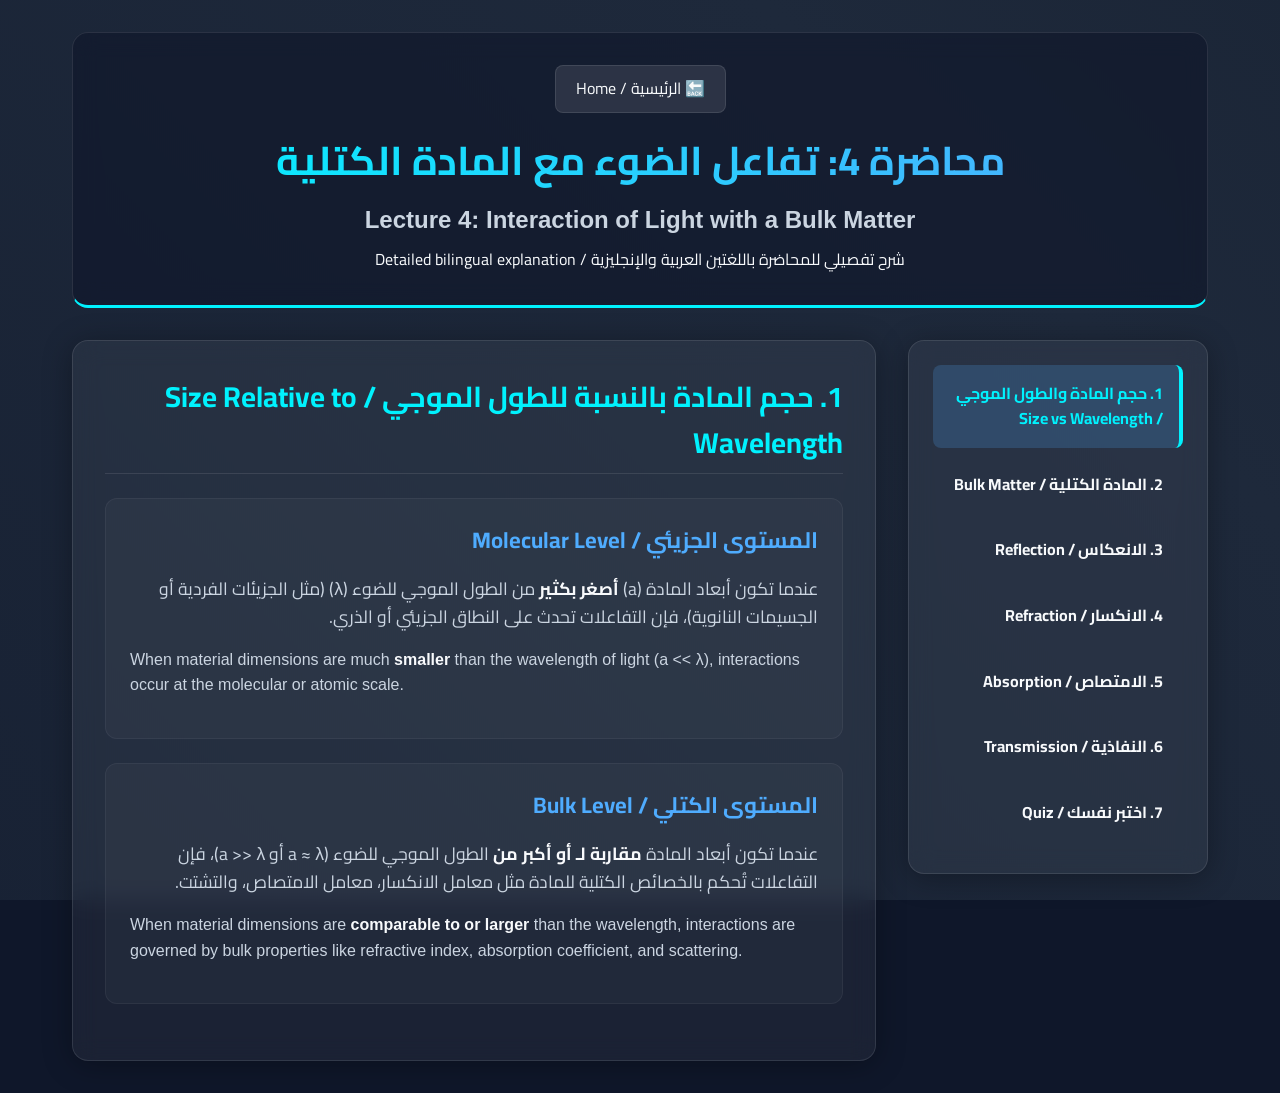
<file: lecture4.html>
<!DOCTYPE html>
<html lang="ar" dir="rtl">
<head>
    <meta charset="UTF-8">
    <meta name="viewport" content="width=device-width, initial-scale=1.0">
    <title>شرح محاضرة 4 - تفاعل الضوء مع المادة الكتلية</title>
    <link href="https://fonts.googleapis.com/css2?family=Cairo:wght@300;400;700;900&display=swap" rel="stylesheet">
    <link rel="stylesheet" href="style.css">
</head>
<body>
    <div class="background-animation"></div>
    <div class="container">
        <header class="glass-header">
            <a href="index.html" class="back-btn">🔙 الرئيسية / Home</a>
            <h1>محاضرة 4: تفاعل الضوء مع المادة الكتلية</h1>
            <h2>Lecture 4: Interaction of Light with a Bulk Matter</h2>
            <p>شرح تفصيلي للمحاضرة باللغتين العربية والإنجليزية / Detailed bilingual explanation</p>
        </header>

        <main>
            <aside class="sidebar glass-panel">
                <nav>
                    <ul id="nav-list">
                        <li class="active" data-target="size-wavelength">1. حجم المادة والطول الموجي / Size vs Wavelength</li>
                        <li data-target="bulk-matter">2. المادة الكتلية / Bulk Matter</li>
                        <li data-target="reflection">3. الانعكاس / Reflection</li>
                        <li data-target="refraction">4. الانكسار / Refraction</li>
                        <li data-target="absorption">5. الامتصاص / Absorption</li>
                        <li data-target="transmission">6. النفاذية / Transmission</li>
                        <li data-target="quiz">7. اختبر نفسك / Quiz</li>
                    </ul>
                </nav>
            </aside>

            <section class="content-area glass-panel">
                <!-- Section 1 -->
                <div id="size-wavelength" class="content-section active-section">
                    <h2>1. حجم المادة بالنسبة للطول الموجي / Size Relative to Wavelength</h2>
                    <div class="card">
                        <h3>المستوى الجزيئي / Molecular Level</h3>
                        <div class="lang-block">
                            <p class="ar">عندما تكون أبعاد المادة (a) <strong>أصغر بكثير</strong> من الطول الموجي للضوء (λ) (مثل الجزيئات الفردية أو الجسيمات النانوية)، فإن التفاعلات تحدث على النطاق الجزيئي أو الذري.</p>
                            <p class="en">When material dimensions are much <strong>smaller</strong> than the wavelength of light (a << λ), interactions occur at the molecular or atomic scale.</p>
                        </div>
                    </div>
                    <div class="card">
                        <h3>المستوى الكتلي / Bulk Level</h3>
                        <div class="lang-block">
                            <p class="ar">عندما تكون أبعاد المادة <strong>مقاربة لـ أو أكبر من</strong> الطول الموجي للضوء (a ≈ λ أو a >> λ)، فإن التفاعلات تُحكم بالخصائص الكتلية للمادة مثل معامل الانكسار، معامل الامتصاص، والتشتت.</p>
                            <p class="en">When material dimensions are <strong>comparable to or larger</strong> than the wavelength, interactions are governed by bulk properties like refractive index, absorption coefficient, and scattering.</p>
                        </div>
                    </div>
                </div>

                <!-- Section 2 -->
                <div id="bulk-matter" class="content-section">
                    <h2>2. تفاعل الضوء مع المادة الكتلية / Interaction with Bulk Matter</h2>
                    <div class="card">
                        <h3>الظواهر الأساسية / Key Phenomena</h3>
                        <div class="lang-block">
                            <p class="ar">عندما يصطدم الضوء بالمادة الكتلية (Bulk matter)، تحدث عدة ظواهر رئيسية قد تتزامن في نفس الوقت لتحديد الخصائص البصرية للمادة. وتشمل هذه الظواهر:</p>
                            <ul class="ar">
                                <li>الامتصاص (Absorption)</li>
                                <li>التشتت (Scattering)</li>
                                <li>الانعكاس (Reflection)</li>
                                <li>النفاذية (Transmission)</li>
                            </ul>
                            <hr>
                            <p class="en">When light encounters bulk matter, several key phenomena can occur, often simultaneously: Absorption, Scattering, Reflection, and Transmission.</p>
                        </div>
                    </div>
                </div>

                <!-- Section 3 -->
                <div id="reflection" class="content-section">
                    <h2>3. الانعكاس / Reflection</h2>
                    <div class="card">
                        <h3>كيف يحدث؟ / How it occurs?</h3>
                        <div class="lang-block">
                            <p class="ar">يحدث الانعكاس عندما يرتد الضوء من سطح المادة الكتلية <strong>بنفس الزاوية</strong> التي يسقط بها (زاوية السقوط = زاوية الانعكاس: θ<sub>i</sub> = θ<sub>r</sub>).</p>
                            <p class="en">Reflection occurs when light bounces off the surface at the <strong>same angle</strong> it arrives (angle of incidence equals angle of reflection).</p>
                        </div>
                    </div>
                    <div class="card">
                        <h3>حساب الانعكاسية / Calculating Reflectance (R)</h3>
                        <div class="lang-block">
                            <p class="ar">عند انتقال الضوء من الهواء (n ≈ 1) إلى نسيج له معامل انكسار (n<sub>R</sub>) في حالة <strong>السقوط العمودي (Normal Incidence)</strong>، تُحسب الانعكاسية (R) كالتالي:</p>
                            <p class="math-formula" style="font-size: 1.5rem; text-align: center; color: var(--accent); margin: 15px 0;">R = ((n<sub>R</sub> - 1) / (n<sub>R</sub> + 1))²</p>
                            <p class="en">For normal incidence from air to a tissue with refractive index n<sub>R</sub>, reflectance R is the ratio of reflected to incident intensity.</p>
                        </div>
                        <div class="lang-block">
                            <p class="ar">في حالة <strong>السقوط المائل (Oblique Incidence)</strong>، نستخدم زوايا السقوط والانكسار في المعادلة:</p>
                            <p class="math-formula" style="font-size: 1.5rem; text-align: center; color: var(--accent); margin: 15px 0;">R = ((n<sub>1</sub> cosθ<sub>1</sub> - n<sub>2</sub> cosθ<sub>2</sub>) / (n<sub>1</sub> cosθ<sub>1</sub> + n<sub>2</sub> cosθ<sub>2</sub>))²</p>
                        </div>
                    </div>
                </div>

                <!-- Section 4 -->
                <div id="refraction" class="content-section">
                    <h2>4. الانكسار / Refraction</h2>
                    <div class="card">
                        <h3>مفهوم الانكسار / Concept</h3>
                        <div class="lang-block">
                            <p class="ar">هو <strong>انحناء الضوء (Bending of light)</strong> عند انتقاله من وسط إلى آخر بسبب تغير سرعته. يُوصف هذا السلوك بـ <strong>قانون سنيل (Snell's Law)</strong>.</p>
                            <p class="en">Refraction is the bending of light when it passes from one medium to another due to a change in its speed, described by <strong>Snell's Law</strong>.</p>
                        </div>
                        <div class="lang-block">
                            <p class="math-formula" style="font-size: 1.5rem; text-align: center; color: var(--accent); margin: 15px 0;">n<sub>1</sub> sinθ<sub>1</sub> = n<sub>2</sub> sinθ<sub>2</sub></p>
                        </div>
                    </div>
                    <div class="card">
                        <h3>معامل الانكسار المُركّب / Complex Refractive Index</h3>
                        <div class="lang-block">
                            <p class="ar">بالقرب من نقطة الرنين، يصبح معامل الانكسار (n) كمية مُركبة (Complex quantity):</p>
                            <p class="math-formula" style="font-size: 1.5rem; text-align: center; color: var(--accent); margin: 10px 0;">n = n<sub>r</sub> + i n<sub>i</sub></p>
                            <ul class="ar">
                                <li><strong>الجزء الحقيقي (n<sub>r</sub>):</strong> يحدد مقدار <strong>الانكسار والتشتت</strong> (Refraction & Scattering).</li>
                                <li><strong>الجزء التخيلي (n<sub>i</sub>):</strong> يصف مقدار <strong>امتصاص الضوء</strong> في الوسط (Absorption).</li>
                            </ul>
                            <hr>
                            <p class="en">The real part (n<sub>r</sub>) determines refraction and scattering, while the imaginary part (n<sub>i</sub>) describes the absorption of light in a medium.</p>
                        </div>
                    </div>
                </div>

                <!-- Section 5 -->
                <div id="absorption" class="content-section">
                    <h2>5. الامتصاص / Absorption</h2>
                    <div class="card">
                        <h3>آلية الامتصاص / Absorption Mechanism</h3>
                        <div class="lang-block">
                            <p class="ar">يحدث الامتصاص عندما تتفاعل الفوتونات مع المادة، ناقلةً طاقتها إلى الذرات أو الجزيئات ومُحولة إياها إلى <strong>طاقة داخلية (حرارة أو استثارة إلكترونية)</strong>.</p>
                            <p class="en">Occurs when photons interact with matter, transferring energy and converting it into internal energy like heat or electronic excitations.</p>
                        </div>
                    </div>
                    <div class="card">
                        <h3>امتصاص المواد شبه الموصلة / Semiconducting Materials</h3>
                        <div class="lang-block">
                            <ul class="ar">
                                <li>إذا كانت فجوة الطاقة (Band Gap) <strong>أقل من 1.8 eV</strong>: يتم امتصاص كل الضوء المرئي، وتكون المادة <strong>معتمة (Opaque)</strong>.</li>
                                <li>إذا كانت فجوة الطاقة بين <strong>1.8 و 3.1 eV</strong>: يتم امتصاص جزء فقط من طيف الضوء المرئي، فتظهر المادة <strong>ملونة (Colored)</strong>.</li>
                                <li>وجود شوائب (Impurities) يُنشئ مستويات طاقة جديدة داخل فجوة الطاقة.</li>
                            </ul>
                            <hr>
                            <ul class="en">
                                <li>Band gap < 1.8 eV: All visible light is absorbed (opaque).</li>
                                <li>Band gap 1.8 to 3.1 eV: Portion of visible light is absorbed (colored).</li>
                            </ul>
                        </div>
                    </div>
                    <div class="card">
                        <h3>تبديد الطاقة ومعامل الامتصاص / Energy Dissipation</h3>
                        <div class="lang-block">
                            <p class="ar">الطاقة الكهرومغناطيسية الممتصة يجب أن تتبدد، وأحد المسارات هو اتحاد الإلكترون مع الفجوة (Electron + Hole → Energy).</p>
                            <p class="ar">شدة الإشعاع المُنفذ (غير الممتص) <strong>تتناقص بشكل مستمر</strong> مع المسافة (x) التي يقطعها الضوء، وفقاً للمعادلة:</p>
                            <p class="math-formula" style="font-size: 1.5rem; text-align: center; color: var(--accent); margin: 15px 0;">I<sub>T</sub> = I<sub>0</sub> e<sup>-αx</sup></p>
                            <p class="ar">حيث (α) هو <strong>معامل الامتصاص (Absorption Coefficient)</strong>، وهو خاصية للمادة تتغير بتغير الطول الموجي للضوء الساقط.</p>
                        </div>
                    </div>
                </div>

                <!-- Section 6 -->
                <div id="transmission" class="content-section">
                    <h2>6. النفاذية / Transmission</h2>
                    <div class="card">
                        <h3>نفاذية الضوء الكلية / Total Transmission</h3>
                        <div class="lang-block">
                            <p class="ar">عند مرور الضوء خلال وسط شفاف، يحدث له انعكاس عند الوجهين (الأمامي والخلفي) بالإضافة لامتصاص داخلي. يمكن حساب النفاذية الكلية (T) بالمعادلة:</p>
                            <p class="math-formula" style="font-size: 1.5rem; text-align: center; color: var(--accent); margin: 10px 0;">T = (1 - R)² e<sup>-βl</sup></p>
                            <p class="en">Transmission of light through a transparent medium for which there is reflection at the front and back faces, as well as absorption within the medium.</p>
                        </div>
                        <div class="lang-block">
                            <p class="ar">تختلف نسب النفاذية والامتصاص والانعكاس باختلاف الطول الموجي. مثلاً الزجاج الأخضر عند 0.4 μm يُنفذ 90%، بينما عند 0.55 μm يُنفذ 50% فقط.</p>
                        </div>
                    </div>
                </div>

                <!-- Section 7: Quiz -->
                <div id="quiz" class="content-section">
                    <h2>7. اختبر نفسك / Test Yourself</h2>
                    <div id="score-board" style="display: none;" class="card text-center">
                        <h3 style="color: var(--primary); text-align: center;">نتيجتك النهائية / Your Final Score</h3>
                        <p id="score-text" style="font-size: 2.5rem; font-weight: bold; text-align: center; color: var(--accent); margin-top: 10px;"></p>
                    </div>

                    <div class="card quiz-card">
                        <h3>سؤال 1 / Question 1</h3>
                        <p class="ar">عندما تكون أبعاد المادة أصغر بكثير من الطول الموجي (a << λ)، فإن التفاعلات تحدث على النطاق:</p>
                        <p class="en">When material dimensions are much smaller than wavelength (a << λ), interactions occur at:</p>
                        <div class="options" data-correct="1">
                            <button class="option-btn" data-index="0">النطاق الكتلي / Bulk scale</button>
                            <button class="option-btn" data-index="1">النطاق الجزيئي أو الذري / Molecular or atomic scale</button>
                            <button class="option-btn" data-index="2">النطاق الكوني / Cosmic scale</button>
                        </div>
                        <div class="feedback"></div>
                    </div>

                    <div class="card quiz-card">
                        <h3>سؤال 2 / Question 2</h3>
                        <p class="ar">أي مما يلي يحكم تفاعل الضوء مع "المادة الكتلية" (Bulk Matter)؟</p>
                        <p class="en">Which of the following governs light interaction with Bulk Matter?</p>
                        <div class="options" data-correct="0">
                            <button class="option-btn" data-index="0">معامل الانكسار ومعامل الامتصاص والتشتت / Refractive index, absorption coefficient, and scattering</button>
                            <button class="option-btn" data-index="1">ميكانيكا الكم الفردية فقط / Individual quantum mechanics only</button>
                            <button class="option-btn" data-index="2">قوة الجاذبية / Gravity</button>
                        </div>
                        <div class="feedback"></div>
                    </div>

                    <div class="card quiz-card">
                        <h3>سؤال 3 / Question 3</h3>
                        <p class="ar">يحدث الانعكاس عندما يرتد الضوء من السطح:</p>
                        <p class="en">Reflection occurs when light bounces off the surface at:</p>
                        <div class="options" data-correct="2">
                            <button class="option-btn" data-index="0">بزاوية أكبر من السقوط / An angle larger than incidence</button>
                            <button class="option-btn" data-index="1">بزاوية أصغر من السقوط / An angle smaller than incidence</button>
                            <button class="option-btn" data-index="2">بنفس زاوية السقوط / The same angle it arrives (θi = θr)</button>
                        </div>
                        <div class="feedback"></div>
                    </div>

                    <div class="card quiz-card">
                        <h3>سؤال 4 / Question 4</h3>
                        <p class="ar">في معادلة معامل الانكسار المُركّب (n = nr + ini)، ماذا يصف الجزء التخيلي (ni)؟</p>
                        <p class="en">In the complex refractive index equation (n = nr + ini), what does the imaginary part (ni) describe?</p>
                        <div class="options" data-correct="1">
                            <button class="option-btn" data-index="0">الانكسار / Refraction</button>
                            <button class="option-btn" data-index="1">امتصاص الضوء في الوسط / Absorption of light in a medium</button>
                            <button class="option-btn" data-index="2">التشتت / Scattering</button>
                        </div>
                        <div class="feedback"></div>
                    </div>

                    <div class="card quiz-card">
                        <h3>سؤال 5 / Question 5</h3>
                        <p class="ar">قانون سنيل (Snell's law) يستخدم لوصف العلاقة بين:</p>
                        <p class="en">Snell's law describes the relationship between:</p>
                        <div class="options" data-correct="0">
                            <button class="option-btn" data-index="0">زوايا السقوط والانكسار / Angles of incidence and refraction</button>
                            <button class="option-btn" data-index="1">الطاقة والكتلة / Energy and mass</button>
                            <button class="option-btn" data-index="2">الحرارة والضغط / Heat and pressure</button>
                        </div>
                        <div class="feedback"></div>
                    </div>

                    <div class="card quiz-card">
                        <h3>سؤال 6 / Question 6</h3>
                        <p class="ar">المواد شبه الموصلة التي لها فجوة طاقة أقل من 1.8 eV تمتص كل الضوء المرئي، ولذلك تبدو:</p>
                        <p class="en">Semiconducting materials with band gap < 1.8 eV absorb all visible light and appear:</p>
                        <div class="options" data-correct="2">
                            <button class="option-btn" data-index="0">شفافة تماماً / Completely transparent</button>
                            <button class="option-btn" data-index="1">ملونة جزئياً / Colored</button>
                            <button class="option-btn" data-index="2">معتمة / Opaque</button>
                        </div>
                        <div class="feedback"></div>
                    </div>

                    <div class="card quiz-card">
                        <h3>سؤال 7 / Question 7</h3>
                        <p class="ar">المواد التي تمتلك فجوة طاقة بين 1.8 و 3.1 eV تمتص جزءاً من الطيف المرئي، ولذلك تظهر:</p>
                        <p class="en">Materials with band gap between 1.8 and 3.1 eV absorb a portion of visible spectrum and appear:</p>
                        <div class="options" data-correct="1">
                            <button class="option-btn" data-index="0">معتمة دائماً / Opaque always</button>
                            <button class="option-btn" data-index="1">مُلونة / Colored</button>
                            <button class="option-btn" data-index="2">مضيئة بالفسفرة / Phosphorescent</button>
                        </div>
                        <div class="feedback"></div>
                    </div>

                    <div class="card quiz-card">
                        <h3>سؤال 8 / Question 8</h3>
                        <p class="ar">في السقوط العمودي من الهواء للنسيج، كيف يتم حساب الانعكاسية (Reflectance R)؟</p>
                        <p class="en">In normal incidence from air to tissue, how is reflectance (R) calculated?</p>
                        <div class="options" data-correct="0">
                            <button class="option-btn" data-index="0">R = ((nR - 1) / (nR + 1))²</button>
                            <button class="option-btn" data-index="1">R = nR × 2</button>
                            <button class="option-btn" data-index="2">R = (nR + 1) / (nR - 1)</button>
                        </div>
                        <div class="feedback"></div>
                    </div>

                    <div class="card quiz-card">
                        <h3>سؤال 9 / Question 9</h3>
                        <p class="ar">في معادلة انتقال الضوء الممتص (IT = I0 e^-αx)، ماذا يمثل الرمز α؟</p>
                        <p class="en">In the equation IT = I0 e^-αx, what does α represent?</p>
                        <div class="options" data-correct="1">
                            <button class="option-btn" data-index="0">شدة الضوء الابتدائية / Initial intensity</button>
                            <button class="option-btn" data-index="1">معامل الامتصاص / Absorption coefficient</button>
                            <button class="option-btn" data-index="2">المسافة / Distance</button>
                        </div>
                        <div class="feedback"></div>
                    </div>

                    <div class="card quiz-card">
                        <h3>سؤال 10 / Question 10</h3>
                        <p class="ar">كلما زادت المسافة التي يقطعها الضوء (x) داخل المادة الممتصة، فإن شدة الإشعاع النافذ (IT):</p>
                        <p class="en">As the distance the light traverses (x) increases, the intensity of transmitted radiation (IT):</p>
                        <div class="options" data-correct="0">
                            <button class="option-btn" data-index="0">تتناقص باستمرار (اضمحلال أسي) / Continuously decreases (exponential decay)</button>
                            <button class="option-btn" data-index="1">تتزايد / Increases</button>
                            <button class="option-btn" data-index="2">تبقى ثابتة / Remains constant</button>
                        </div>
                        <div class="feedback"></div>
                    </div>
                </div>
            </section>
        </main>
    </div>
    <script src="script.js"></script>
</body>
</html>
</file>
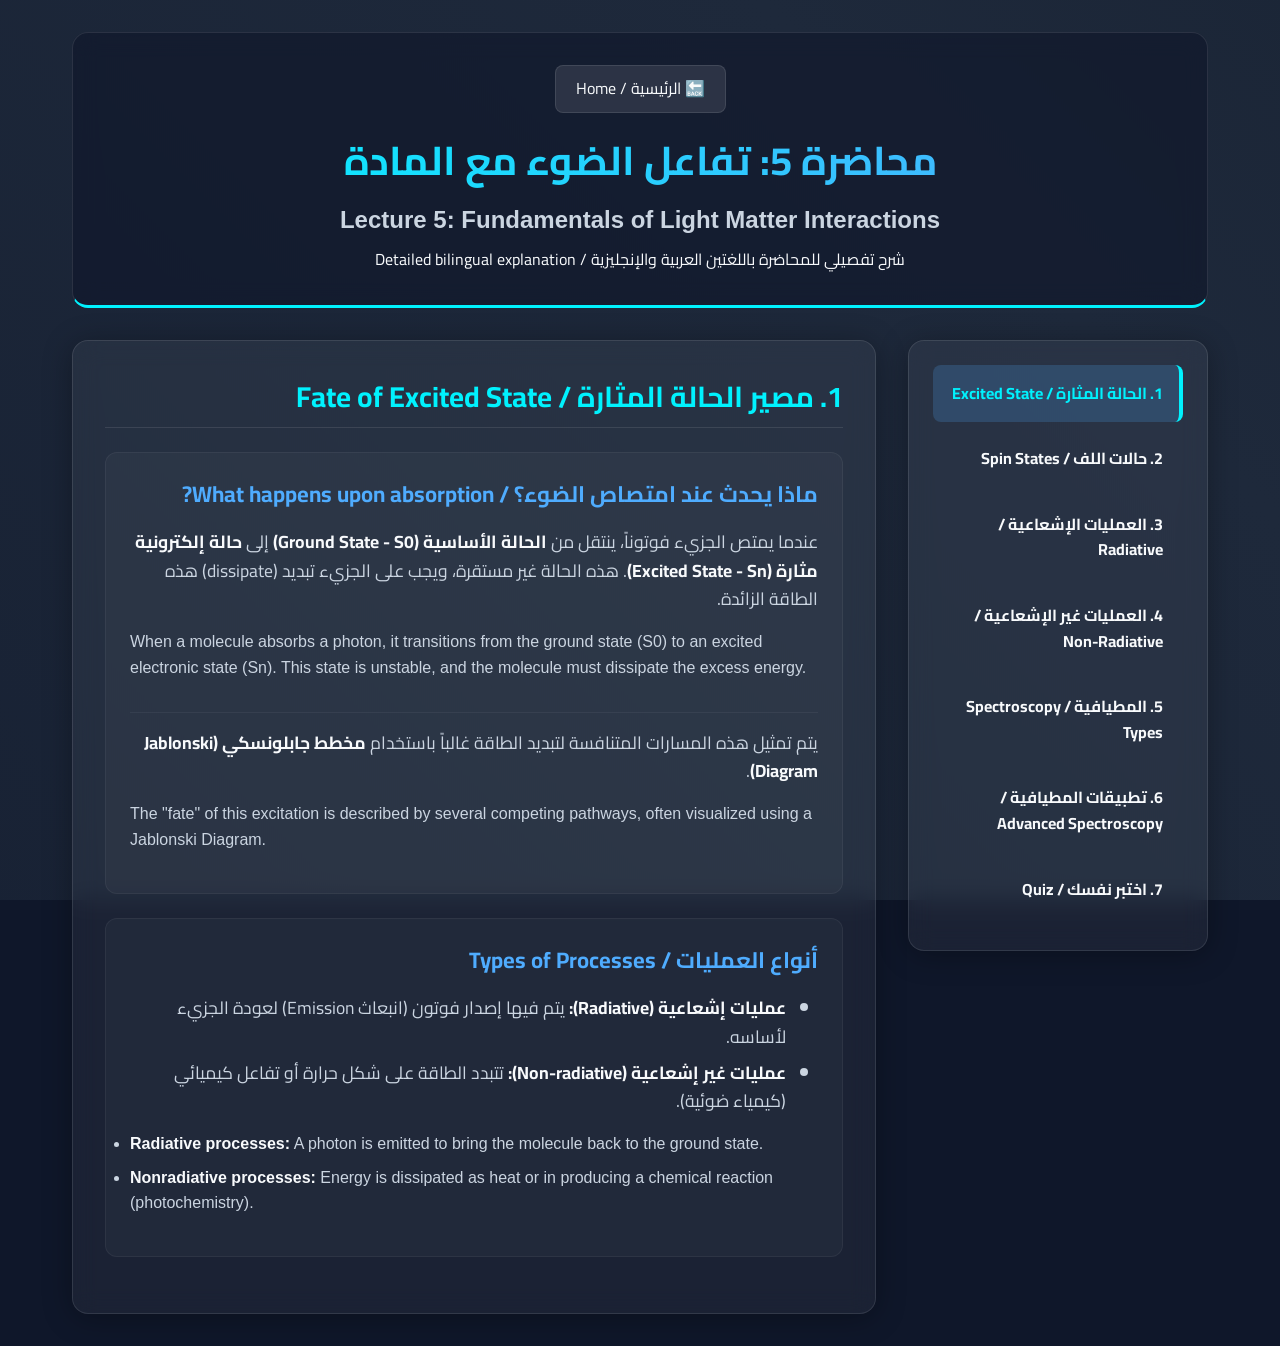
<file: lecture5.html>
<!DOCTYPE html>
<html lang="ar" dir="rtl">
<head>
    <meta charset="UTF-8">
    <meta name="viewport" content="width=device-width, initial-scale=1.0">
    <title>شرح محاضرة 5 - أساسيات تفاعل الضوء مع المادة</title>
    <link href="https://fonts.googleapis.com/css2?family=Cairo:wght@300;400;700;900&display=swap" rel="stylesheet">
    <link rel="stylesheet" href="style.css">
</head>
<body>
    <div class="background-animation"></div>
    <div class="container">
        <header class="glass-header">
            <a href="index.html" class="back-btn">🔙 الرئيسية / Home</a>
            <h1>محاضرة 5: تفاعل الضوء مع المادة</h1>
            <h2>Lecture 5: Fundamentals of Light Matter Interactions</h2>
            <p>شرح تفصيلي للمحاضرة باللغتين العربية والإنجليزية / Detailed bilingual explanation</p>
        </header>

        <main>
            <aside class="sidebar glass-panel">
                <nav>
                    <ul id="nav-list">
                        <li class="active" data-target="excited-state">1. الحالة المثارة / Excited State</li>
                        <li data-target="spin-states">2. حالات اللف / Spin States</li>
                        <li data-target="radiative">3. العمليات الإشعاعية / Radiative</li>
                        <li data-target="non-radiative">4. العمليات غير الإشعاعية / Non-Radiative</li>
                        <li data-target="spectroscopy">5. المطيافية / Spectroscopy Types</li>
                        <li data-target="advanced-spec">6. تطبيقات المطيافية / Advanced Spectroscopy</li>
                        <li data-target="quiz">7. اختبر نفسك / Quiz</li>
                    </ul>
                </nav>
            </aside>

            <section class="content-area glass-panel">
                <!-- Section 1 -->
                <div id="excited-state" class="content-section active-section">
                    <h2>1. مصير الحالة المثارة / Fate of Excited State</h2>
                    <div class="card">
                        <h3>ماذا يحدث عند امتصاص الضوء؟ / What happens upon absorption?</h3>
                        <div class="lang-block">
                            <p class="ar">عندما يمتص الجزيء فوتوناً، ينتقل من <strong>الحالة الأساسية (Ground State - S0)</strong> إلى <strong>حالة إلكترونية مثارة (Excited State - Sn)</strong>. هذه الحالة غير مستقرة، ويجب على الجزيء تبديد (dissipate) هذه الطاقة الزائدة.</p>
                            <p class="en">When a molecule absorbs a photon, it transitions from the ground state (S0) to an excited electronic state (Sn). This state is unstable, and the molecule must dissipate the excess energy.</p>
                        </div>
                        <div class="lang-block">
                            <p class="ar">يتم تمثيل هذه المسارات المتنافسة لتبديد الطاقة غالباً باستخدام <strong>مخطط جابلونسكي (Jablonski Diagram)</strong>.</p>
                            <p class="en">The "fate" of this excitation is described by several competing pathways, often visualized using a Jablonski Diagram.</p>
                        </div>
                    </div>
                    <div class="card">
                        <h3>أنواع العمليات / Types of Processes</h3>
                        <div class="lang-block">
                            <ul class="ar">
                                <li><strong>عمليات إشعاعية (Radiative):</strong> يتم فيها إصدار فوتون (انبعاث Emission) لعودة الجزيء لأساسه.</li>
                                <li><strong>عمليات غير إشعاعية (Non-radiative):</strong> تتبدد الطاقة على شكل حرارة أو تفاعل كيميائي (كيمياء ضوئية).</li>
                            </ul>
                            <ul class="en">
                                <li><strong>Radiative processes:</strong> A photon is emitted to bring the molecule back to the ground state.</li>
                                <li><strong>Nonradiative processes:</strong> Energy is dissipated as heat or in producing a chemical reaction (photochemistry).</li>
                            </ul>
                        </div>
                    </div>
                </div>

                <!-- Section 2 -->
                <div id="spin-states" class="content-section">
                    <h2>2. حالات اللف المغزلي / Spin States (Singlet, Doublet, Triplet)</h2>
                    <div class="card">
                        <h3>الفرق بين الحالات / Differences between states</h3>
                        <div class="lang-block">
                            <p class="ar">تختلف هذه الحالات بناءً على <strong>عدد الإلكترونات المفردة (Unpaired electrons)</strong> والتعددية المغزلية الكلية.</p>
                            <p class="en">Singlet, doublet, and triplet states differ primarily by the number of unpaired electrons and total spin multiplicity.</p>
                        </div>
                        <div class="lang-block">
                            <ul class="ar">
                                <li><strong>الحالة الأحادية (Singlet):</strong> كل الإلكترونات مزدوجة (Paired). اللف المغزلي S=0، والتعددية = 1. اللف المغزلي يكون متعاكساً (antiparallel).</li>
                                <li><strong>الحالة الثلاثية (Triplet):</strong> يوجد إلكترونان مفردان بلف متوازي (parallel spins). S=1 والتعددية = 3. وهي شائعة في الحالات المثارة الأطول عمراً.</li>
                                <li><strong>الحالة الثنائية (Doublet):</strong> إلكترون مفرد واحد (S=1/2). مرتبطة بالجذور الحرة (radicals).</li>
                            </ul>
                            <ul class="en">
                                <li><strong>Singlet:</strong> All electrons paired (S=0, multiplicity=1). Spins are antiparallel. Typical for ground states.</li>
                                <li><strong>Triplet:</strong> Two unpaired electrons with parallel spins (S=1, multiplicity=3). Common in longer-lived excited states.</li>
                                <li><strong>Doublet:</strong> One unpaired electron (S=1/2, multiplicity=2).</li>
                            </ul>
                        </div>
                    </div>
                </div>

                <!-- Section 3 -->
                <div id="radiative" class="content-section">
                    <h2>3. العمليات الإشعاعية (انبعاث الضوء) / Radiative Processes</h2>
                    <div class="card">
                        <h3>الوميض اللحظي (الفلورة) / Fluorescence</h3>
                        <div class="lang-block">
                            <p class="ar"><strong>التوقيت:</strong> سريع جداً (10<sup>-9</sup> إلى 10<sup>-7</sup> ثانية).</p>
                            <p class="ar"><strong>كيف يحدث:</strong> يعود الإلكترون من حالة مثارة أحادية (Singlet) إلى حالة أساسية. هذا الانتقال <strong>"مسموح به دورانياً" (Spin-allowed)</strong> ولذلك يكون سريعاً جداً ومحتملاً.</p>
                            <p class="ar"><strong>الطاقة:</strong> الفوتون المنبعث طاقته <strong>أقل</strong> (وطوله الموجي أطول) من الفوتون الممتص بسبب فقدان بعض الطاقة كحرارة (ما يُعرف بإزاحة ستوكس - Stokes Shift).</p>
                            <hr>
                            <p class="en"><strong>Timing:</strong> Fast (typically 10<sup>-9</sup> to 10<sup>-7</sup> seconds).</p>
                            <p class="en"><strong>Spin:</strong> Return from excited singlet to ground singlet. It is <strong>spin-allowed</strong> and fast.</p>
                            <p class="en"><strong>Energy:</strong> Emitted photon has lower energy (longer wavelength) than absorbed photon due to Stokes Shift.</p>
                        </div>
                    </div>
                    <div class="card">
                        <h3>الفسفرة / Phosphorescence</h3>
                        <div class="lang-block">
                            <p class="ar"><strong>التوقيت:</strong> بطيء (أجزاء من الثانية إلى دقائق أو ساعات).</p>
                            <p class="ar"><strong>كيف يحدث:</strong> يمر الجزيء أولاً بعبور نظامي (ISC) للوصول إلى حالة ثلاثية (Triplet). الانتقال من الحالة الثلاثية إلى الأحادية <strong>"ممنوع دورانياً" (Spin-forbidden)</strong>، مما يجعله بطيئاً جداً وغير محتمل.</p>
                            <p class="ar"><strong>النتيجة:</strong> تستمر المادة في التوهج حتى بعد إطفاء مصدر الضوء الأصلي.</p>
                            <hr>
                            <p class="en"><strong>Timing:</strong> Slow (seconds to minutes/hours).</p>
                            <p class="en"><strong>Spin:</strong> Requires Intersystem Crossing (ISC) to triplet state. Transition from triplet back to singlet ground state is <strong>spin-forbidden</strong>.</p>
                            <p class="en"><strong>Result:</strong> Material continues to glow after light is turned off.</p>
                        </div>
                    </div>
                </div>

                <!-- Section 4 -->
                <div id="non-radiative" class="content-section">
                    <h2>4. العمليات غير الإشعاعية (حرارة أو كيمياء) / Non-Radiative Processes</h2>
                    <div class="card">
                        <h3>أهم 3 مسارات غير إشعاعية / Main 3 Pathways</h3>
                        <div class="lang-block">
                            <ul class="ar">
                                <li><strong>الاسترخاء الاهتزازي (Vibrational Relaxation):</strong> أسرع وأكثر الطرق شيوعاً. يتصادم الجزيء المثار مع الجزيئات المحيطة وينقل طاقته الاهتزازية كحرارة.</li>
                                <li><strong>التحويل الداخلي (Internal Conversion - IC):</strong> انتقال بين حالتين إلكترونيتين من <strong>نفس التعددية</strong> (مثلاً من S2 إلى S1). وتتحول الطاقة إلى اهتزاز (حرارة).</li>
                                <li><strong>العبور بين الأنظمة (Intersystem Crossing - ISC):</strong> انتقال بين حالات ذات <strong>تعددية دوران مختلفة</strong> (مثلاً من Singlet إلى Triplet). هذا التفاعل "ممنوع" لكنه يحدث في الجزيئات ذات الذرات الثقيلة، وهو البوابة لحدوث <strong>الفسفرة</strong>.</li>
                            </ul>
                            <br>
                            <ul class="en">
                                <li><strong>Vibrational Relaxation:</strong> Most common and fastest. Molecule collides with solvent and transfers vibrational energy as heat.</li>
                                <li><strong>Internal Conversion (IC):</strong> Transition between states of the <strong>same spin multiplicity</strong> (e.g., S2 to S1). Energy converted to heat.</li>
                                <li><strong>Intersystem Crossing (ISC):</strong> Transition between states of <strong>different spin multiplicity</strong> (e.g., S1 to T1). Spin-forbidden but occurs in heavy atoms. Gateway to phosphorescence.</li>
                            </ul>
                        </div>
                    </div>
                </div>

                <!-- Section 5 -->
                <div id="spectroscopy" class="content-section">
                    <h2>5. أنواع المطيافية (Spectroscopy) / Types of Spectroscopy</h2>
                    <div class="card">
                        <h3>ما هي المطيافية؟ / What is it?</h3>
                        <div class="lang-block">
                            <p class="ar">هي دراسة كيفية تفاعل المادة مع الإشعاع الكهرومغناطيسي لتحليل تكوين المواد وبنيتها.</p>
                            <p class="en">Study of how matter interacts with electromagnetic radiation to analyze composition and structure.</p>
                        </div>
                    </div>
                    <div class="card">
                        <h3>المطياف التقليدي مقابل تحويل فورييه / Conventional vs FT Spectrometers</h3>
                        <div class="lang-block">
                            <p class="ar"><strong>المطياف التقليدي (Conventional):</strong> يستخدم عنصراً مشتتاً (Dispersive) مثل المنشور أو محززة الحيود (Diffraction grating) لفصل الضوء مكانياً.</p>
                            <p class="en"><strong>Conventional:</strong> Uses a dispersive element like a prism or diffraction grating.</p>
                        </div>
                        <div class="lang-block">
                            <p class="ar"><strong>مطياف تحويل فورييه (Fourier Transform - FT):</strong> التقنية الأحدث (مثل FT-IR). <strong>بدلاً من تشتيت الضوء</strong>، يستخدم جهاز بصري يسمى <strong>مقياس تداخل ميكلسون (Michelson interferometer)</strong> وحاسوباً لإجراء تحويل رياضي (فورييه). <strong>ميزته:</strong> مراقبة الطيف بأكمله بشكل مستمر وبحساسية جيدة.</p>
                            <p class="en"><strong>Fourier Transform:</strong> Modern. Instead of a dispersive element, uses a <strong>Michelson interferometer</strong> and Fourier transform math. <strong>Advantage:</strong> Monitor entire spectrum continuously with good sensitivity.</p>
                        </div>
                    </div>
                </div>

                <!-- Section 6 -->
                <div id="advanced-spec" class="content-section">
                    <h2>6. مجالات المطيافية التطبيقية / Applied Spectroscopy</h2>
                    <div class="card">
                        <h3>مطيافية الامتصاص الإلكتروني / Electronic Absorption Spectroscopy</h3>
                        <div class="lang-block">
                            <p class="ar">تستخدم <strong>قانون بير-لامبرت (Beer-Lambert's Law)</strong> لوصف اضمحلال شدة الضوء (Exponential decay). من خلالها يمكن التعرف على الـ <strong>Chromophores</strong> بداخل النسيج البيولوجي.</p>
                            <p class="en">Defined by <strong>Beer-Lambert's Law</strong> (exponential decay). Used to identify <strong>chromophores</strong> in bioassemblies.</p>
                        </div>
                    </div>
                    <div class="card">
                        <h3>مطيافية التلألؤ (الفلورة) / Luminescence Spectroscopy</h3>
                        <div class="lang-block">
                            <p class="ar">الخلايا البيولوجية في درجة حرارة الغرفة تُظهر الفلورة بشكل أساسي (الفسفرة نادرة). يعتبر تصوير الفلورة <strong>(Fluorescence imaging)</strong> التقنية المهيمنة للتصوير الحيوي البصري.</p>
                            <p class="en">Bio molecules at room temp exhibit fluorescence (phosphorescence is rare). <strong>Fluorescence imaging</strong> is the dominant optical bioimaging technique.</p>
                        </div>
                    </div>
                    <div class="card">
                        <h3>المطيافية الاهتزازية (IR & Raman) / Vibrational Spectroscopy</h3>
                        <div class="lang-block">
                            <p class="ar"><strong>مقارنة هامة للعينات البيولوجية المائية:</strong> مطيافية <strong>Raman</strong> تعتبر أكثر فائدة في الأوساط المائية لأن الماء يسبب تشتت رامان ضعيفاً جداً، بينما الماء يمتص بشدة في الـ IR مما يُشوش على النتائج!</p>
                            <p class="en"><strong>Crucial for aqueous bio-samples:</strong> <strong>Raman</strong> spectroscopy is more useful because water produces only weak Raman scattering but has very strong IR transitions (which would mask signals).</p>
                        </div>
                        <div class="lang-block">
                            <p class="ar">في رامان، إذا كانت طاقة الفوتون المشتت <strong>أقل</strong> من الفوتون الساقط، تُسمى <strong>Stokes Raman scattering</strong>.</p>
                            <p class="en">In Raman, if scattered photon has lower frequency (energy) than incident, it is <strong>Stokes Raman scattering</strong>.</p>
                        </div>
                    </div>
                </div>

                <!-- Section 7: Quiz -->
                <div id="quiz" class="content-section">
                    <h2>7. اختبر نفسك / Test Yourself</h2>
                    <div id="score-board" style="display: none;" class="card text-center">
                        <h3 style="color: var(--primary); text-align: center;">نتيجتك النهائية / Your Final Score</h3>
                        <p id="score-text" style="font-size: 2.5rem; font-weight: bold; text-align: center; color: var(--accent); margin-top: 10px;"></p>
                    </div>

                    <div class="card quiz-card">
                        <h3>سؤال 1 / Question 1</h3>
                        <p class="ar">ماذا يحدث فور امتصاص الجزيء لفوتون ضوئي؟</p>
                        <p class="en">What happens immediately when a molecule absorbs a photon?</p>
                        <div class="options" data-correct="0">
                            <button class="option-btn" data-index="0">ينتقل من الحالة الأساسية إلى حالة إلكترونية مثارة / Transitions from ground state to an excited electronic state</button>
                            <button class="option-btn" data-index="1">يتجمد الجزيء / The molecule freezes</button>
                            <button class="option-btn" data-index="2">تنخفض طاقته مباشرة / Its energy decreases instantly</button>
                        </div>
                        <div class="feedback"></div>
                    </div>

                    <div class="card quiz-card">
                        <h3>سؤال 2 / Question 2</h3>
                        <p class="ar">ما هو الوصف الصحيح لـ "الحالة الأحادية" (Singlet State)؟</p>
                        <p class="en">What characterizes a "Singlet" state?</p>
                        <div class="options" data-correct="1">
                            <button class="option-btn" data-index="0">يحتوي على إلكترونين مفردين متوازيين / Has two unpaired parallel electrons</button>
                            <button class="option-btn" data-index="1">جميع الإلكترونات فيه مزدوجة (متعاكسة الدوران) / All electrons are paired (antiparallel)</button>
                            <button class="option-btn" data-index="2">يحتوي على إلكترون واحد فقط / Has only one electron</button>
                        </div>
                        <div class="feedback"></div>
                    </div>

                    <div class="card quiz-card">
                        <h3>سؤال 3 / Question 3</h3>
                        <p class="ar">أي عملية إشعاعية تُعتبر "مسموحة دورانياً" (Spin-allowed) وبالتالي تحدث بسرعة جداً؟</p>
                        <p class="en">Which radiative process is "spin-allowed" and fast?</p>
                        <div class="options" data-correct="2">
                            <button class="option-btn" data-index="0">الفسفرة / Phosphorescence</button>
                            <button class="option-btn" data-index="1">تشتت رامان / Raman Scattering</button>
                            <button class="option-btn" data-index="2">الفلورة (الوميض) / Fluorescence</button>
                        </div>
                        <div class="feedback"></div>
                    </div>

                    <div class="card quiz-card">
                        <h3>سؤال 4 / Question 4</h3>
                        <p class="ar">ما هي العملية التي ينتقل فيها الجزيء المثار بين حالات ذات "تعددية دوران مختلفة" (مثلاً Singlet إلى Triplet)؟</p>
                        <p class="en">Which non-radiative process involves a transition between states of different spin multiplicity (e.g. S to T)?</p>
                        <div class="options" data-correct="1">
                            <button class="option-btn" data-index="0">التحويل الداخلي / Internal Conversion (IC)</button>
                            <button class="option-btn" data-index="1">العبور بين الأنظمة / Intersystem Crossing (ISC)</button>
                            <button class="option-btn" data-index="2">الاسترخاء الاهتزازي / Vibrational Relaxation</button>
                        </div>
                        <div class="feedback"></div>
                    </div>

                    <div class="card quiz-card">
                        <h3>سؤال 5 / Question 5</h3>
                        <p class="ar">ما هي أسرع وأكثر الطرق شيوعاً لفقدان الجزيء المثار لطاقته كحرارة عبر الاصطدام بالبيئة المحيطة؟</p>
                        <p class="en">What is the most common and fastest non-radiative way to lose energy through collisions?</p>
                        <div class="options" data-correct="2">
                            <button class="option-btn" data-index="0">الفلورة / Fluorescence</button>
                            <button class="option-btn" data-index="1">العبور النظامي / Intersystem Crossing</button>
                            <button class="option-btn" data-index="2">الاسترخاء الاهتزازي / Vibrational Relaxation</button>
                        </div>
                        <div class="feedback"></div>
                    </div>

                    <div class="card quiz-card">
                        <h3>سؤال 6 / Question 6</h3>
                        <p class="ar">ما هي الميزة الكبرى لمطياف "تحويل فورييه" (FT Spectrometer) التي تجعله حديثاً وفعالاً؟</p>
                        <p class="en">What is the main advantage of Fourier Transform (FT) spectrometers?</p>
                        <div class="options" data-correct="0">
                            <button class="option-btn" data-index="0">يراقب الطيف بأكمله باستمرار باستخدام مقياس التداخل / Monitors entire spectrum continuously using an interferometer</button>
                            <button class="option-btn" data-index="1">يستخدم منشور زجاجي بسيط لتشتيت الضوء / Uses a simple glass prism to disperse light</button>
                            <button class="option-btn" data-index="2">يعمل فقط في الفضاء الخارجي / Operates only in outer space</button>
                        </div>
                        <div class="feedback"></div>
                    </div>

                    <div class="card quiz-card">
                        <h3>سؤال 7 / Question 7</h3>
                        <p class="ar">أي قانون يصف تناقص (اضمحلال) شدة الضوء عند مروره في وسط ممتص؟</p>
                        <p class="en">Which law describes the linear electronic absorption of light?</p>
                        <div class="options" data-correct="2">
                            <button class="option-btn" data-index="0">قانون نيوتن / Newton's Law</button>
                            <button class="option-btn" data-index="1">قانون أوم / Ohm's Law</button>
                            <button class="option-btn" data-index="2">قانون بير-لامبرت / Beer-Lambert's law</button>
                        </div>
                        <div class="feedback"></div>
                    </div>

                    <div class="card quiz-card">
                        <h3>سؤال 8 / Question 8</h3>
                        <p class="ar">ما هي التقنية البصرية المهيمنة والأكثر انتشاراً للتصوير الحيوي (Bioimaging)؟</p>
                        <p class="en">Which technique is considered the dominant optical bioimaging technique?</p>
                        <div class="options" data-correct="1">
                            <button class="option-btn" data-index="0">التصوير بالفسفرة / Phosphorescence imaging</button>
                            <button class="option-btn" data-index="1">التصوير بالفلورة / Fluorescence imaging</button>
                            <button class="option-btn" data-index="2">التصوير بالأشعة السينية / X-Ray imaging</button>
                        </div>
                        <div class="feedback"></div>
                    </div>

                    <div class="card quiz-card">
                        <h3>سؤال 9 / Question 9</h3>
                        <p class="ar">لماذا تعتبر مطيافية رامان (Raman) مفيدة جداً للعينات البيولوجية في "الأوساط المائية" عكس الـ IR؟</p>
                        <p class="en">Why is Raman spectroscopy often more useful than IR for aqueous biological samples?</p>
                        <div class="options" data-correct="0">
                            <button class="option-btn" data-index="0">لأن الماء يُعطي إشارة رامان ضعيفة جداً لا تُشوش العينة، بينما يمتص الـ IR بقوة / Water produces weak Raman scattering but absorbs IR strongly</button>
                            <button class="option-btn" data-index="1">لأن رامان يحتاج إلى غليان الماء أولاً / Raman requires boiling the water first</button>
                            <button class="option-btn" data-index="2">لأن الماء يمتص موجات رامان بالكامل / Water absorbs all Raman waves</button>
                        </div>
                        <div class="feedback"></div>
                    </div>

                    <div class="card quiz-card">
                        <h3>سؤال 10 / Question 10</h3>
                        <p class="ar">في تشتت رامان، ماذا يعني مصطلح (Stokes Raman scattering)؟</p>
                        <p class="en">What does Stokes Raman scattering imply?</p>
                        <div class="options" data-correct="1">
                            <button class="option-btn" data-index="0">طاقة الفوتون المشتت أعلى من الأصلي / Scattered photon has higher energy than incident</button>
                            <button class="option-btn" data-index="1">طاقة (وتردد) الفوتون المشتت أقل من الفوتون الساقط الأصلي / Scattered photon has lower frequency/energy than incident photon</button>
                            <button class="option-btn" data-index="2">تساوي طاقتي الفوتونين / Equal energies for both photons</button>
                        </div>
                        <div class="feedback"></div>
                    </div>
                </div>
            </section>
        </main>
    </div>
    <script src="script.js"></script>
</body>
</html>
</file>
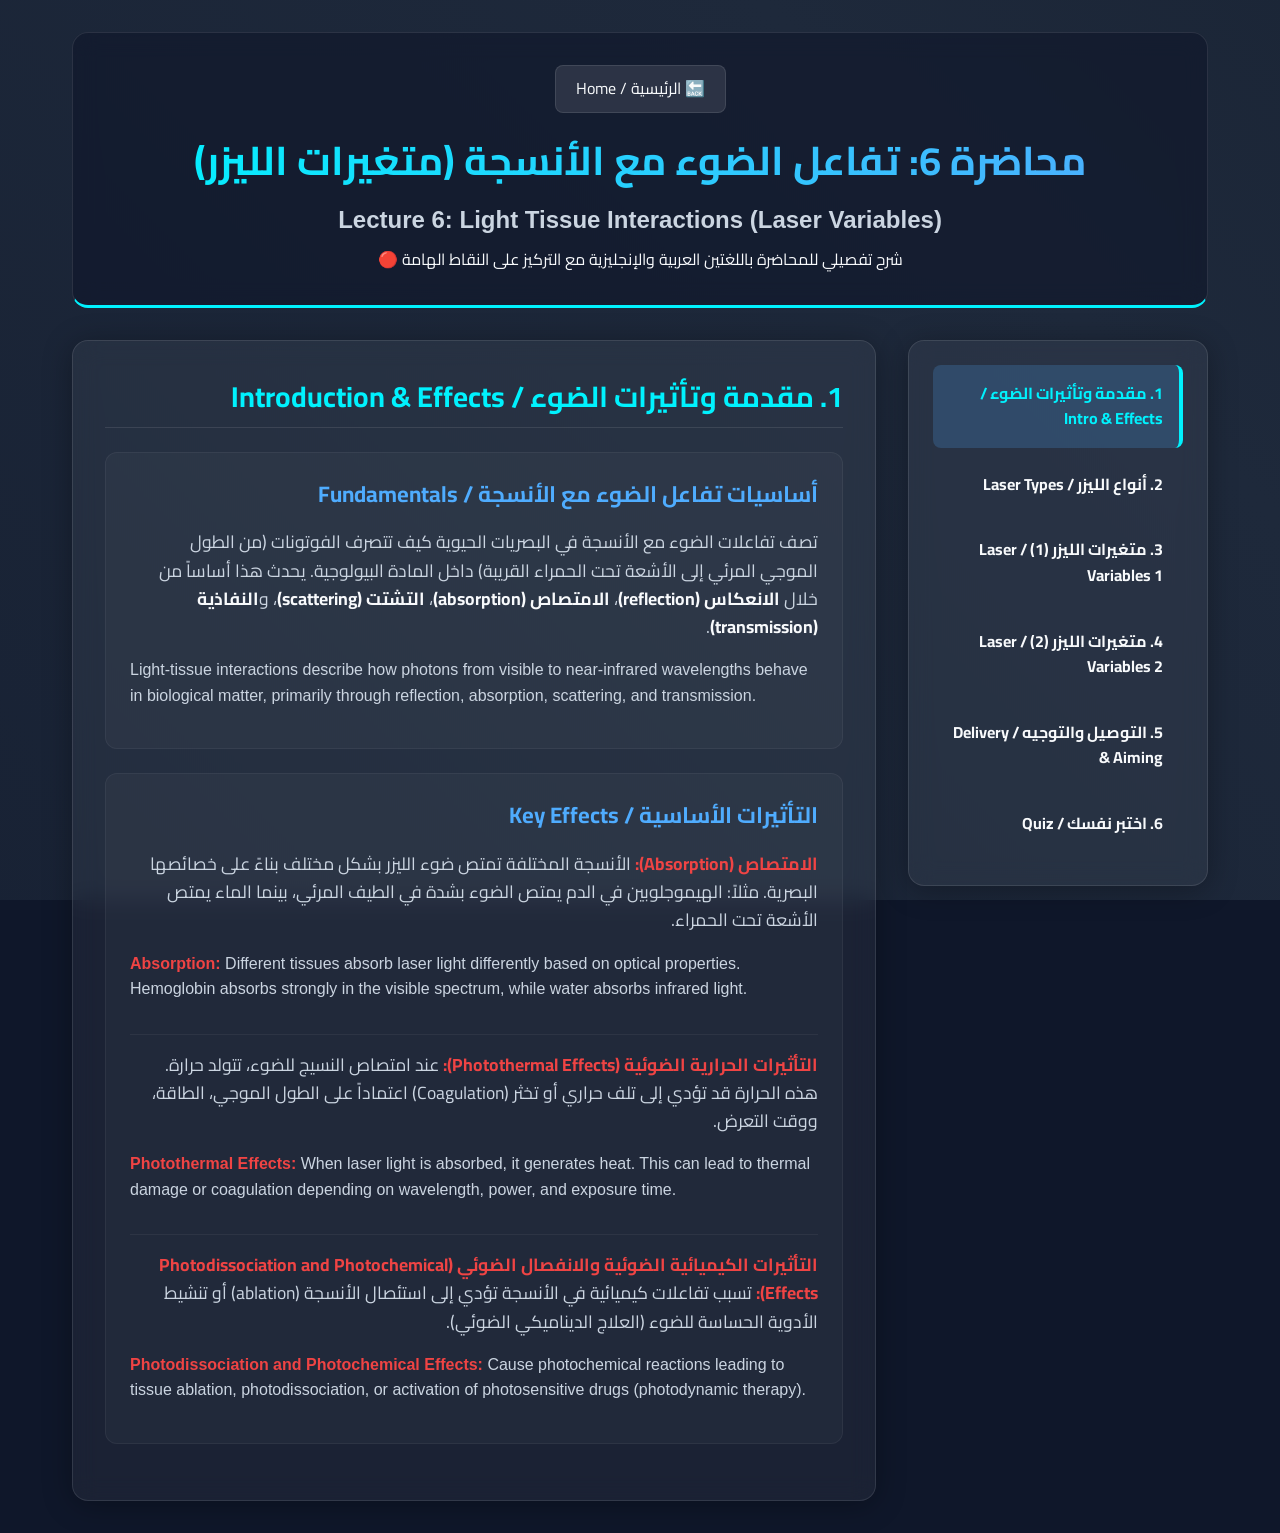
<file: lecture6.html>
<!DOCTYPE html>
<html lang="ar" dir="rtl">
<head>
    <meta charset="UTF-8">
    <meta name="viewport" content="width=device-width, initial-scale=1.0">
    <title>شرح محاضرة 6 - تفاعل الضوء مع الأنسجة (متغيرات الليزر)</title>
    <link href="https://fonts.googleapis.com/css2?family=Cairo:wght@300;400;700;900&display=swap" rel="stylesheet">
    <link rel="stylesheet" href="style.css">
    <style>
        .highlight-red {
            color: #ef4444; /* Red color matching the lecture's emphasis */
            font-weight: bold;
        }
    </style>
</head>
<body>
    <div class="background-animation"></div>
    <div class="container">
        <header class="glass-header">
            <a href="index.html" class="back-btn">🔙 الرئيسية / Home</a>
            <h1>محاضرة 6: تفاعل الضوء مع الأنسجة (متغيرات الليزر)</h1>
            <h2>Lecture 6: Light Tissue Interactions (Laser Variables)</h2>
            <p>شرح تفصيلي للمحاضرة باللغتين العربية والإنجليزية مع التركيز على النقاط الهامة 🔴</p>
        </header>

        <main>
            <aside class="sidebar glass-panel">
                <nav>
                    <ul id="nav-list">
                        <li class="active" data-target="intro">1. مقدمة وتأثيرات الضوء / Intro & Effects</li>
                        <li data-target="laser-types">2. أنواع الليزر / Laser Types</li>
                        <li data-target="variables-1">3. متغيرات الليزر (1) / Laser Variables 1</li>
                        <li data-target="variables-2">4. متغيرات الليزر (2) / Laser Variables 2</li>
                        <li data-target="delivery">5. التوصيل والتوجيه / Delivery & Aiming</li>
                        <li data-target="quiz">6. اختبر نفسك / Quiz</li>
                    </ul>
                </nav>
            </aside>

            <section class="content-area glass-panel">
                <!-- Section 1 -->
                <div id="intro" class="content-section active-section">
                    <h2>1. مقدمة وتأثيرات الضوء / Introduction & Effects</h2>
                    <div class="card">
                        <h3>أساسيات تفاعل الضوء مع الأنسجة / Fundamentals</h3>
                        <div class="lang-block">
                            <p class="ar">تصف تفاعلات الضوء مع الأنسجة في البصريات الحيوية كيف تتصرف الفوتونات (من الطول الموجي المرئي إلى الأشعة تحت الحمراء القريبة) داخل المادة البيولوجية. يحدث هذا أساساً من خلال <strong>الانعكاس (reflection)</strong>، <strong>الامتصاص (absorption)</strong>، <strong>التشتت (scattering)</strong>، و<strong>النفاذية (transmission)</strong>.</p>
                            <p class="en">Light-tissue interactions describe how photons from visible to near-infrared wavelengths behave in biological matter, primarily through reflection, absorption, scattering, and transmission.</p>
                        </div>
                    </div>
                    <div class="card">
                        <h3>التأثيرات الأساسية / Key Effects</h3>
                        <div class="lang-block">
                            <p class="ar"><span class="highlight-red">الامتصاص (Absorption):</span> الأنسجة المختلفة تمتص ضوء الليزر بشكل مختلف بناءً على خصائصها البصرية. مثلاً: الهيموجلوبين في الدم يمتص الضوء بشدة في الطيف المرئي، بينما الماء يمتص الأشعة تحت الحمراء.</p>
                            <p class="en"><span class="highlight-red">Absorption:</span> Different tissues absorb laser light differently based on optical properties. Hemoglobin absorbs strongly in the visible spectrum, while water absorbs infrared light.</p>
                        </div>
                        <div class="lang-block">
                            <p class="ar"><span class="highlight-red">التأثيرات الحرارية الضوئية (Photothermal Effects):</span> عند امتصاص النسيج للضوء، تتولد حرارة. هذه الحرارة قد تؤدي إلى تلف حراري أو تخثر (Coagulation) اعتماداً على الطول الموجي، الطاقة، ووقت التعرض.</p>
                            <p class="en"><span class="highlight-red">Photothermal Effects:</span> When laser light is absorbed, it generates heat. This can lead to thermal damage or coagulation depending on wavelength, power, and exposure time.</p>
                        </div>
                        <div class="lang-block">
                            <p class="ar"><span class="highlight-red">التأثيرات الكيميائية الضوئية والانفصال الضوئي (Photodissociation and Photochemical Effects):</span> تسبب تفاعلات كيميائية في الأنسجة تؤدي إلى استئصال الأنسجة (ablation) أو تنشيط الأدوية الحساسة للضوء (العلاج الديناميكي الضوئي).</p>
                            <p class="en"><span class="highlight-red">Photodissociation and Photochemical Effects:</span> Cause photochemical reactions leading to tissue ablation, photodissociation, or activation of photosensitive drugs (photodynamic therapy).</p>
                        </div>
                    </div>
                </div>

                <!-- Section 2 -->
                <div id="laser-types" class="content-section">
                    <h2>2. أنواع الليزر واستخداماتها / Laser Types</h2>
                    <div class="card">
                        <h3>أهم الأنواع الطبية / Important Medical Lasers</h3>
                        <div class="lang-block">
                            <p class="ar">تُستخدم أنواع مختلفة من الليزر في التطبيقات الطبية، وكل نوع له وظيفة محددة بناءً على خصائصه (النقاط الحمراء هامة جداً):</p>
                            <ul class="ar">
                                <li>ليزر <span class="highlight-red">ثاني أكسيد الكربون (Carbon dioxide - CO2)</span>: يُستخدم من أجل <span class="highlight-red">قطع الأنسجة (tissue cutting)</span> و<span class="highlight-red">الاستئصال (ablation)</span>.</li>
                                <li><span class="highlight-red">ليزر الدايود (Diode lasers)</span>: يُستخدم من أجل <span class="highlight-red">العلاج الديناميكي الضوئي (photodynamic therapy)</span>.</li>
                                <li>ليزر <span class="highlight-red">النديميوم ياج (Neodymium-doped yttrium aluminum garnet - Nd:YAG)</span>: يُستخدم من أجل <span class="highlight-red">اختراق الأنسجة بعمق (deep tissue penetration)</span>.</li>
                            </ul>
                            <br>
                            <p class="en"><span class="highlight-red">Laser Types:</span> Different lasers are used in biomedical applications:</p>
                            <ul class="en">
                                <li><span class="highlight-red">Carbon dioxide (CO2)</span> lasers for <span class="highlight-red">tissue cutting</span> and <span class="highlight-red">ablation</span>.</li>
                                <li><span class="highlight-red">Diode lasers</span> for <span class="highlight-red">photodynamic therapy</span>.</li>
                                <li><span class="highlight-red">Neodymium-doped yttrium aluminum garnet</span> (Nd:YAG) lasers for <span class="highlight-red">deep tissue penetration</span>.</li>
                            </ul>
                        </div>
                    </div>
                </div>

                <!-- Section 3 -->
                <div id="variables-1" class="content-section">
                    <h2>3. متغيرات الليزر الأساسية (1) / Laser Variables (Part 1)</h2>
                    <div class="card">
                        <h3>أهمية المتغيرات / Importance of Variables</h3>
                        <div class="lang-block">
                            <p class="ar">تلعب متغيرات الليزر أدواراً حاسمة في تحديد نتيجة التفاعل مع الأنسجة.</p>
                            <p class="en">In laser-tissue interactions, several variables play crucial roles in determining the outcome.</p>
                        </div>
                        <div class="lang-block">
                            <p class="ar"><strong>1) <span class="highlight-red">الطول الموجي (Wavelength):</span></strong> يحدد مدى عمق اختراق الليزر للنسيج وأي الكروموفورات سيتفاعل معها. (الأشعة فوق البنفسجية تُمتص سطحياً، بينما تحت الحمراء تخترق أعمق).</p>
                            <p class="en"><strong>1) <span class="highlight-red">Wavelength:</span></strong> Determines how deeply it can penetrate tissue and which chromophores it interacts with.</p>
                        </div>
                        <div class="lang-block">
                            <p class="ar"><strong>2) <span class="highlight-red">مدة النبضة (Pulse Duration):</span></strong> النبضات القصيرة تستخدم للقطع الدقيق والاستئصال، بينما النبضات الطويلة تستخدم للتأثيرات الحرارية.</p>
                            <p class="en"><strong>2) <span class="highlight-red">Pulse Duration:</span></strong> Shorter pulses are used for precise ablation or cutting, while longer pulses may be used for thermal effects.</p>
                        </div>
                        <div class="lang-block">
                            <p class="ar"><strong>3) <span class="highlight-red">الطاقة أو الكثافة (Power / Intensity):</span></strong> تُقاس بالواط (W)، وتحدد كمية الطاقة المُوصلة في وحدة الزمن. مستويات الطاقة العالية تؤدي إلى تسخين واستئصال سريع للنسيج.</p>
                            <p class="en"><strong>3) <span class="highlight-red">Power (Intensity):</span></strong> Measured in watts (W), determines the amount of energy delivered per unit time. Higher power leads to more rapid heating and ablation.</p>
                        </div>
                    </div>
                </div>

                <!-- Section 4 -->
                <div id="variables-2" class="content-section">
                    <h2>4. متغيرات الليزر الأساسية (2) / Laser Variables (Part 2)</h2>
                    <div class="card">
                        <div class="lang-block">
                            <p class="ar"><strong>4) <span class="highlight-red">قطر الشعاع / حجم البقعة (Beam Diameter/Spot Size):</span></strong> يؤثر على كثافة الطاقة (Fluence). حجم البقعة الأصغر <strong>يركز</strong> الطاقة، مما يؤدي إلى كثافة أعلى وتأثيرات موضعية أقوى.</p>
                            <p class="en"><strong>4) <span class="highlight-red">Beam Diameter/Spot Size:</span></strong> Affects energy density. A smaller spot size concentrates energy, leading to higher fluence and more localized effects.</p>
                        </div>
                        <div class="lang-block">
                            <p class="ar"><strong>5) <span class="highlight-red">معدل تكرار النبضة (Pulse Repetition Rate):</span></strong> (<span class="highlight-red">عدد النبضات في الثانية</span>). يؤثر على إجمالي الطاقة والتأثير الحراري. المعدلات الأعلى تزيد من سرعة تسخين الأنسجة.</p>
                            <p class="en"><strong>5) <span class="highlight-red">Pulse Repetition Rate:</span></strong> (<span class="highlight-red">number of pulses per second</span>). Influences total energy delivered. Higher repetition rates can increase the rate of tissue heating.</p>
                        </div>
                    </div>
                </div>

                <!-- Section 5 -->
                <div id="delivery" class="content-section">
                    <h2>5. أنظمة التوصيل والتوجيه / Delivery & Aiming Systems</h2>
                    <div class="card">
                        <div class="lang-block">
                            <p class="ar"><strong>6) <span class="highlight-red">وضع التوصيل (Mode of Delivery):</span></strong> يمكن أن يكون الليزر مستمراً (CW) أو نبضياً. المستمر يعطي شعاعاً متواصلاً، والنبضي يعطي طاقة في دفعات منفصلة بينها فترات توقف.</p>
                            <p class="en"><strong>6) <span class="highlight-red">Mode of Delivery:</span></strong> Lasers can be delivered in continuous wave (CW) mode or pulsed mode.</p>
                        </div>
                        <div class="lang-block">
                            <p class="ar"><strong>7) <span class="highlight-red">نظام توصيل الشعاع (Beam Delivery System):</span></strong> طريقة توصيل الشعاع للنسيج (مثل الألياف البصرية optical fibers، الأذرع المفصلية articulated arms، والمقابض المباشرة) تؤثر على دقة وفعالية العلاج.</p>
                            <p class="en"><strong>7) <span class="highlight-red">Beam Delivery System:</span></strong> The method of delivering the beam to the tissue impacts the precision and effectiveness of the treatment.</p>
                        </div>
                        <div class="lang-block">
                            <p class="ar"><strong>8) <span class="highlight-red">أنظمة المسح والتوجيه (Scanning and Aiming Systems):</span></strong> أجهزة للتحكم في اتجاه ونمط توصيل الليزر، مما يسمح باستهداف دقيق لمناطق معينة داخل النسيج (وتتأثر بوضعية زاوية السقوط على السطح).</p>
                            <p class="en"><strong>8) <span class="highlight-red">Scanning and Aiming Systems:</span></strong> Laser systems may include devices to control the direction and pattern of laser delivery, allowing precise targeting of specific areas.</p>
                        </div>
                    </div>
                </div>

                <!-- Section 6: Quiz -->
                <div id="quiz" class="content-section">
                    <h2>6. اختبر نفسك / Test Yourself</h2>
                    <div id="score-board" style="display: none;" class="card text-center">
                        <h3 style="color: var(--primary); text-align: center;">نتيجتك النهائية / Your Final Score</h3>
                        <p id="score-text" style="font-size: 2.5rem; font-weight: bold; text-align: center; color: var(--accent); margin-top: 10px;"></p>
                    </div>

                    <div class="card quiz-card">
                        <h3>سؤال 1 / Question 1</h3>
                        <p class="ar">أي مما يلي يُمثل التأثيرات الأساسية لتفاعل الضوء مع الأنسجة؟</p>
                        <p class="en">What do light-tissue interactions primarily involve?</p>
                        <div class="options" data-correct="0">
                            <button class="option-btn" data-index="0">الانعكاس، الامتصاص، التشتت، والنفاذية / Reflection, absorption, scattering, transmission</button>
                            <button class="option-btn" data-index="1">التبلور والتجمد فقط / Crystallization and freezing only</button>
                            <button class="option-btn" data-index="2">الجاذبية والمغناطيسية / Gravity and magnetism</button>
                        </div>
                        <div class="feedback"></div>
                    </div>

                    <div class="card quiz-card">
                        <h3>سؤال 2 / Question 2</h3>
                        <p class="ar">أي مكون في الأنسجة يمتص الضوء بشدة في الطيف المرئي (Visible spectrum)؟</p>
                        <p class="en">Which tissue component strongly absorbs light in the visible spectrum?</p>
                        <div class="options" data-correct="1">
                            <button class="option-btn" data-index="0">الماء / Water</button>
                            <button class="option-btn" data-index="1">الهيموجلوبين / Hemoglobin</button>
                            <button class="option-btn" data-index="2">الكالسيوم / Calcium</button>
                        </div>
                        <div class="feedback"></div>
                    </div>

                    <div class="card quiz-card">
                        <h3>سؤال 3 / Question 3</h3>
                        <p class="ar">أي تأثير يؤدي إلى استئصال الأنسجة أو تنشيط الأدوية الحساسة للضوء (العلاج الديناميكي الضوئي)؟</p>
                        <p class="en">Which effect leads to tissue ablation or activation of photosensitive drugs?</p>
                        <div class="options" data-correct="2">
                            <button class="option-btn" data-index="0">التأثير الحراري / Photothermal Effect</button>
                            <button class="option-btn" data-index="1">التأثير الميكانيكي / Photomechanical Effect</button>
                            <button class="option-btn" data-index="2">التأثير الكيميائي الضوئي / Photochemical Effect</button>
                        </div>
                        <div class="feedback"></div>
                    </div>

                    <div class="card quiz-card">
                        <h3>سؤال 4 / Question 4</h3>
                        <p class="ar">ما هو نوع الليزر المُستخدم بشكل أساسي لقطع الأنسجة واستئصالها (Tissue cutting & ablation)؟</p>
                        <p class="en">Which type of laser is primarily used for tissue cutting and ablation?</p>
                        <div class="options" data-correct="1">
                            <button class="option-btn" data-index="0">ليزر الدايود / Diode Laser</button>
                            <button class="option-btn" data-index="1">ليزر ثاني أكسيد الكربون / Carbon dioxide (CO2)</button>
                            <button class="option-btn" data-index="2">ليزر النديميوم ياج / Nd:YAG</button>
                        </div>
                        <div class="feedback"></div>
                    </div>

                    <div class="card quiz-card">
                        <h3>سؤال 5 / Question 5</h3>
                        <p class="ar">أي متغير من متغيرات الليزر يحدد مدى عمق اختراق الضوء للنسيج ونوع الكروموفور الذي يتفاعل معه؟</p>
                        <p class="en">Which laser variable determines how deeply light can penetrate and which chromophores it interacts with?</p>
                        <div class="options" data-correct="0">
                            <button class="option-btn" data-index="0">الطول الموجي / Wavelength</button>
                            <button class="option-btn" data-index="1">حجم البقعة / Spot Size</button>
                            <button class="option-btn" data-index="2">معدل التكرار / Repetition Rate</button>
                        </div>
                        <div class="feedback"></div>
                    </div>

                    <div class="card quiz-card">
                        <h3>سؤال 6 / Question 6</h3>
                        <p class="ar">أي متغير يُقاس بوحدة الواط (W) ويحدد كمية الطاقة المُوصلة في وحدة الزمن؟</p>
                        <p class="en">Which laser variable is measured in watts (W) and determines the amount of energy delivered per unit time?</p>
                        <div class="options" data-correct="3">
                            <button class="option-btn" data-index="0">الطول الموجي / Wavelength</button>
                            <button class="option-btn" data-index="1">مدة النبضة / Pulse Duration</button>
                            <button class="option-btn" data-index="2">نظام التوصيل / Delivery System</button>
                            <button class="option-btn" data-index="3">الطاقة أو الكثافة / Power (Intensity)</button>
                        </div>
                        <div class="feedback"></div>
                    </div>

                    <div class="card quiz-card">
                        <h3>سؤال 7 / Question 7</h3>
                        <p class="ar">ما هو تأثير تصغير "قطر الشعاع / حجم البقعة" (Spot Size) على النسيج؟</p>
                        <p class="en">What is the effect of a smaller beam diameter (spot size)?</p>
                        <div class="options" data-correct="1">
                            <button class="option-btn" data-index="0">يقلل من كثافة الطاقة / Decreases energy density</button>
                            <button class="option-btn" data-index="1">يُركّز الطاقة مما يؤدي لكثافة (Fluence) وتأثيرات أعلى / Concentrates energy, leading to higher fluence</button>
                            <button class="option-btn" data-index="2">يغير لون الليزر / Changes the laser color</button>
                        </div>
                        <div class="feedback"></div>
                    </div>

                    <div class="card quiz-card">
                        <h3>سؤال 8 / Question 8</h3>
                        <p class="ar">كيف يؤثر ارتفاع "معدل تكرار النبضة" (Pulse Repetition Rate) على الأنسجة؟</p>
                        <p class="en">How does a higher pulse repetition rate affect the tissue?</p>
                        <div class="options" data-correct="0">
                            <button class="option-btn" data-index="0">يزيد من سرعة تسخين الأنسجة / Increases the rate of tissue heating</button>
                            <button class="option-btn" data-index="1">يقلل من التأثير الحراري / Reduces thermal effects</button>
                            <button class="option-btn" data-index="2">يبرد الأنسجة المحيطة / Cools surrounding tissue</button>
                        </div>
                        <div class="feedback"></div>
                    </div>

                    <div class="card quiz-card">
                        <h3>سؤال 9 / Question 9</h3>
                        <p class="ar">ما هو الوصف الصحيح لوضع التوصيل "النبضي" (Pulsed Mode)؟</p>
                        <p class="en">What describes the "Pulsed mode" of delivery?</p>
                        <div class="options" data-correct="2">
                            <button class="option-btn" data-index="0">شعاع مستمر لا ينقطع / A continuous unbroken beam</button>
                            <button class="option-btn" data-index="1">طاقة ضعيفة جداً لا تؤثر / Very weak energy with no effect</button>
                            <button class="option-btn" data-index="2">توصيل الطاقة في دفعات منفصلة بينها فترات توقف / Delivering energy in discrete bursts with intervals</button>
                        </div>
                        <div class="feedback"></div>
                    </div>

                    <div class="card quiz-card">
                        <h3>سؤال 10 / Question 10</h3>
                        <p class="ar">ما هي وظيفة أنظمة "المسح والتوجيه" (Scanning and Aiming Systems) في أجهزة الليزر؟</p>
                        <p class="en">What is the purpose of scanning and aiming systems in a laser device?</p>
                        <div class="options" data-correct="0">
                            <button class="option-btn" data-index="0">التحكم في اتجاه ونمط توصيل الليزر لاستهداف دقيق / Control the direction and pattern of laser delivery for precise targeting</button>
                            <button class="option-btn" data-index="1">تغيير الطول الموجي لليزر / Change the wavelength of the laser</button>
                            <button class="option-btn" data-index="2">زيادة الكثافة الكهربائية للجهاز / Increase electrical intensity</button>
                        </div>
                        <div class="feedback"></div>
                    </div>
                </div>
            </section>
        </main>
    </div>
    <script src="script.js"></script>
</body>
</html>
</file>
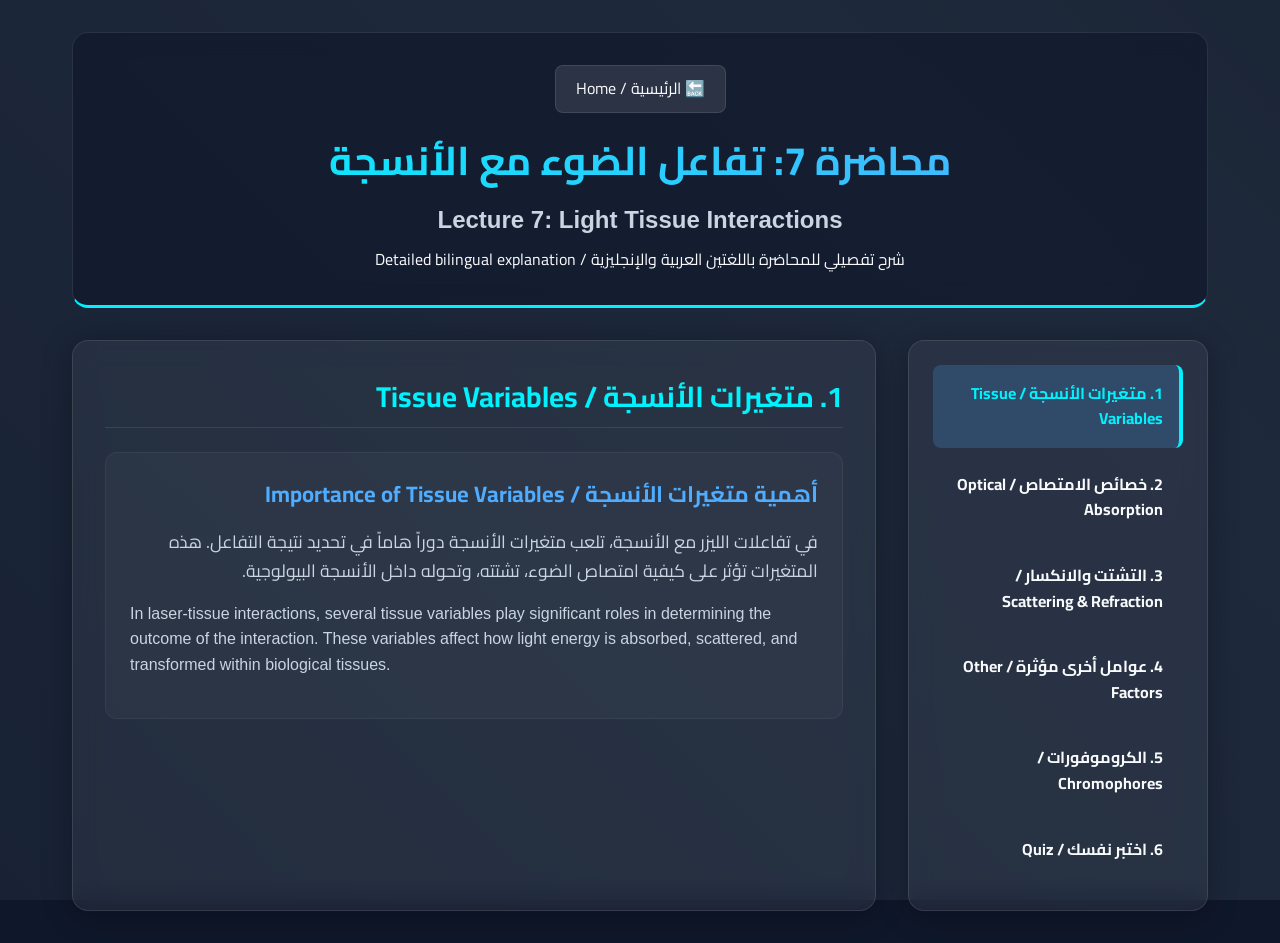
<file: lecture7.html>
<!DOCTYPE html>
<html lang="ar" dir="rtl">
<head>
    <meta charset="UTF-8">
    <meta name="viewport" content="width=device-width, initial-scale=1.0">
    <title>شرح محاضرة 7 - تفاعل الضوء مع الأنسجة</title>
    <link href="https://fonts.googleapis.com/css2?family=Cairo:wght@300;400;700;900&display=swap" rel="stylesheet">
    <link rel="stylesheet" href="style.css">
</head>
<body>
    <div class="background-animation"></div>
    <div class="container">
        <header class="glass-header">
            <a href="index.html" class="back-btn">🔙 الرئيسية / Home</a>
            <h1>محاضرة 7: تفاعل الضوء مع الأنسجة</h1>
            <h2>Lecture 7: Light Tissue Interactions</h2>
            <p>شرح تفصيلي للمحاضرة باللغتين العربية والإنجليزية / Detailed bilingual explanation</p>
        </header>

        <main>
            <aside class="sidebar glass-panel">
                <nav>
                    <ul id="nav-list">
                        <li class="active" data-target="intro">1. متغيرات الأنسجة / Tissue Variables</li>
                        <li data-target="absorption">2. خصائص الامتصاص / Optical Absorption</li>
                        <li data-target="scattering">3. التشتت والانكسار / Scattering & Refraction</li>
                        <li data-target="factors">4. عوامل أخرى مؤثرة / Other Factors</li>
                        <li data-target="chromophores">5. الكروموفورات / Chromophores</li>
                        <li data-target="quiz">6. اختبر نفسك / Quiz</li>
                    </ul>
                </nav>
            </aside>

            <section class="content-area glass-panel">
                <!-- Section 1 -->
                <div id="intro" class="content-section active-section">
                    <h2>1. متغيرات الأنسجة / Tissue Variables</h2>
                    <div class="card">
                        <h3>أهمية متغيرات الأنسجة / Importance of Tissue Variables</h3>
                        <div class="lang-block">
                            <p class="ar">في تفاعلات الليزر مع الأنسجة، تلعب متغيرات الأنسجة دوراً هاماً في تحديد نتيجة التفاعل. هذه المتغيرات تؤثر على كيفية امتصاص الضوء، تشتته، وتحوله داخل الأنسجة البيولوجية.</p>
                            <p class="en">In laser-tissue interactions, several tissue variables play significant roles in determining the outcome of the interaction. These variables affect how light energy is absorbed, scattered, and transformed within biological tissues.</p>
                        </div>
                    </div>
                </div>

                <!-- Section 2 -->
                <div id="absorption" class="content-section">
                    <h2>2. خصائص الامتصاص الضوئي / Optical Absorption</h2>
                    <div class="card">
                        <h3>قدرة الأنسجة على الامتصاص / Tissue's Ability to Absorb</h3>
                        <div class="lang-block">
                            <p class="ar">يشير هذا المتغير إلى قدرة النسيج على امتصاص الطاقة الضوئية عند أطوال موجية معينة. تختلف الأنسجة في "معاملات الامتصاص" الخاصة بها، والتي تحدد الأطوال الموجية التي يتم امتصاصها بأكبر قدر من الكفاءة.</p>
                            <p class="en">Optical Absorption refers to the tissue's ability to absorb light energy at specific wavelengths. Different tissues have varying absorption coefficients, which determine which wavelengths of light are absorbed most efficiently.</p>
                        </div>
                        <div class="lang-block">
                            <p class="ar">على سبيل المثال، الهيموجلوبين والميلانين يمتصان الضوء بشدة في النطاق المرئي (Visible) والأشعة تحت الحمراء القريبة (Near-infrared). بينما يمتص الماء الضوء بشدة في نطاق الأشعة تحت الحمراء (Infrared).</p>
                            <p class="en">For example, hemoglobin and melanin are strong absorbers of light in the visible and near-infrared spectra, while water absorbs strongly in the infrared range.</p>
                        </div>
                        <div class="lang-block">
                            <p class="ar">يتم تمثيل قدرة النسيج على امتصاص الفوتونات بواسطة المعامل <strong>&mu;<sub>a</sub></strong> بوحدة الطول لكل مليمتر (per mm) أو لكل سنتيمتر (per cm).</p>
                            <p class="en">The ability of tissue to absorb photons is represented by the parameter <strong>&mu;<sub>a</sub></strong> with units per length (per mm or per cm).</p>
                        </div>
                    </div>
                </div>

                <!-- Section 3 -->
                <div id="scattering" class="content-section">
                    <h2>3. التشتت والانكسار / Scattering & Refraction</h2>
                    <div class="card">
                        <h3>معامل التشتت / Scattering Coefficient</h3>
                        <div class="lang-block">
                            <p class="ar">التشتت هو العملية التي يتم من خلالها إعادة توجيه الضوء في اتجاهات مختلفة أثناء انتقاله عبر الأنسجة. معامل التشتت (<strong>&mu;<sub>s</sub></strong>) يمثل "احتمال مواجهة الفوتون لحدث تشتت لكل وحدة طول".</p>
                            <p class="en">Scattering is the process by which light is redirected in various directions as it travels through tissue. The scattering coefficient (<strong>&mu;<sub>s</sub></strong>) represents the probability per unit path length that a photon will encounter a scattering event.</p>
                        </div>
                        <div class="lang-block">
                            <p class="ar">الأنسجة ذات معاملات التشتت الأعلى (مثل الجلد وأنسجة المخ) تشتت الضوء بشكل أكثر فعالية، مما يؤثر على <strong>عمق الاختراق</strong> للضوء وتوزيعه المكاني.</p>
                            <p class="en">Tissues with higher scattering coefficients, such as skin and brain tissue, scatter light more effectively, affecting the depth of light penetration and spatial distribution of energy.</p>
                        </div>
                    </div>
                    <div class="card">
                        <h3>أنواع التشتت / Types of Scattering</h3>
                        <div class="lang-block">
                            <ul class="ar">
                                <li><strong>تشتت رايلي (Rayleigh scattering):</strong> يحدث عندما يكون حجم الجسيم <em>أصغر</em> من الطول الموجي للفوتون الساقط.</li>
                                <li><strong>تشتت مي (Mie scattering):</strong> يحدث عندما يكون حجم الجسيم <em>مساوياً أو أكبر</em> من الطول الموجي.</li>
                            </ul>
                            <ul class="en">
                                <li><strong>Rayleigh scattering:</strong> describes scattering for particle size <em>smaller</em> than the wavelength of the incident photon flux.</li>
                                <li><strong>Mie scattering:</strong> analyzes scattering events for particle size <em>equal to or greater</em> than the wavelength.</li>
                            </ul>
                        </div>
                    </div>
                    <div class="card">
                        <h3>معامل الانكسار / Refractive Index</h3>
                        <div class="lang-block">
                            <p class="ar">يصف معامل الانكسار للأنسجة كيفية انتشار الضوء خلالها مقارنة بانتشاره في الفراغ. التغيرات في معامل الانكسار بين أنواع الأنسجة المختلفة يمكن أن تؤثر على تشتت الضوء، انعكاسه، ونفاذيته عند الفواصل بين الأنسجة.</p>
                            <p class="en">The refractive index of tissue describes how light propagates through the tissue compared to its propagation in a vacuum. Variations in refractive index between different tissue types can influence light scattering, reflection, and transmission at tissue interfaces.</p>
                        </div>
                    </div>
                </div>

                <!-- Section 4 -->
                <div id="factors" class="content-section">
                    <h2>4. عوامل أخرى مؤثرة / Other Factors</h2>
                    <div class="card">
                        <h3>تكوين الأنسجة / Tissue Composition</h3>
                        <div class="lang-block">
                            <p class="ar">تكوين الأنسجة البيولوجية (مثل وجود الكروموفورات كالميلانين والهيموجلوبين والدهون ومحتوى الماء) يؤثر بشكل كبير على خصائصها البصرية. فالأنسجة الغنية بالميلانين تمتص ضوءاً أكثر في الطيف المرئي، بينما يسيطر امتصاص الماء في نطاق الأشعة تحت الحمراء القريبة.</p>
                            <p class="en">The composition of biological tissues, including the presence of chromophores and water content, significantly influences their optical properties. Tissues with high melanin absorb more in the visible spectrum, while water absorption dominates in the near-infrared range.</p>
                        </div>
                    </div>
                    <div class="card">
                        <h3>الحرارة وتَمَسُّخ الزلال / Temperature & Denaturization</h3>
                        <div class="lang-block">
                            <p class="ar">يمكن أن تتغير درجة حرارة الأنسجة أثناء التفاعل مع الليزر (خاصة في العلاجات الحرارية). هذا التغير يؤثر على الخصائص البصرية (مثل الاستجابة للتخثر أو التبخير أو تَمَسُّخ البروتينات).</p>
                            <p class="en">The temperature of tissue can change during interactions, affecting tissue optical properties and responses (coagulation, vaporization, or denaturation of proteins).</p>
                        </div>
                        <div class="lang-block">
                            <p class="ar"><strong>مثال:</strong> تَمَسُّخ الزلال (Denaturization of albumin). عند تسخين محتويات البيضة إلى أكثر من 60 درجة مئوية، يتحول الزلال من سائل إلى صلب، ويتغير مظهره من شفاف (Clear) إلى أبيض (White).</p>
                            <p class="en"><strong>Example:</strong> When the contents of an egg are heated above 60°C, the albumin turns from liquid into solid, and changes in appearance from clear to white.</p>
                        </div>
                    </div>
                    <div class="card">
                        <h3>التوعية الدموية والسُمك / Vascularization & Thickness</h3>
                        <div class="lang-block">
                            <p class="ar"><strong>التوعية الدموية:</strong> تؤثر كثافة وتوزيع الأوعية الدموية على امتصاص الضوء (بواسطة الهيموجلوبين) وعلى تشتيت الحرارة. تدفق الدم يعمل كعامل تشتيت للحرارة.</p>
                            <p class="en"><strong>Vascularization:</strong> The density and distribution of blood vessels impacts light absorption and heat dissipation due to blood flow and thermal convection.</p>
                        </div>
                        <div class="lang-block">
                            <p class="ar"><strong>السُمك والتجانس:</strong> يؤثران على عمق اختراق الضوء والتوزيع المكاني للطاقة. الاختلافات يمكن أن تؤدي إلى تأثيرات علاجية غير منتظمة.</p>
                            <p class="en"><strong>Thickness and Homogeneity:</strong> Affect light penetration depth and spatial distribution of energy. Variations can lead to heterogeneous energy deposition and non-uniform treatment effects.</p>
                        </div>
                    </div>
                </div>

                <!-- Section 5 -->
                <div id="chromophores" class="content-section">
                    <h2>5. الكروموفورات والامتصاص / Chromophores & Absorption</h2>
                    <div class="card">
                        <h3>ما هو الكروموفور؟ / What is a Chromophore?</h3>
                        <div class="lang-block">
                            <p class="ar">الكروموفور هو <strong>جزء من الجزيء</strong> المسؤول عن لونه. يمتص أطوالاً موجية معينة من الضوء المرئي وينقل أو يعكس الباقي، مما يمنح الجزيء لونه.</p>
                            <p class="en">A chromophore is a <strong>part of a molecule</strong> responsible for its color. It absorbs certain wavelengths of visible light and transmits or reflects others, giving the molecule a color.</p>
                        </div>
                    </div>
                    <div class="card">
                        <h3>أهم الكروموفورات في الأنسجة / Main Chromophores</h3>
                        <div class="lang-block">
                            <p class="ar">المكونات الرئيسية الممتصة للضوء (الكروموفورات) في الأنسجة هي:</p>
                            <ol class="ar">
                                <li>الهيموجلوبين (Hemoglobin) في الدم.</li>
                                <li>الميلانين (Melanin) في الجلد والشعر.</li>
                                <li>الماء (Water) في كل الأنسجة البيولوجية.</li>
                                <li>البروتينات (Proteins) والتي تعمل كمشتت للضوء أيضاً.</li>
                            </ol>
                            <p class="en">The main absorbing components (chromophores) of tissue are:</p>
                            <ol class="en">
                                <li>Hemoglobin - in blood.</li>
                                <li>Melanin - skin, hair, etc.</li>
                                <li>Water - all biological tissue.</li>
                                <li>Protein - Scatter.</li>
                            </ol>
                        </div>
                    </div>
                    <div class="card">
                        <h3>خصائص كل مُمتص / Properties of Each Absorber</h3>
                        <div class="lang-block">
                            <p class="ar"><strong>الهيموجلوبين:</strong> هو السائد في الأنسجة الوعائية. يمتص الضوء المرئي وفوق البنفسجي، وله ذروات امتصاص حول 280, 420, 540, 580 نانومتر، وينقطع امتصاصه (cut-off) عند حوالي 600 نانومتر.</p>
                            <p class="en"><strong>Hemoglobin:</strong> Predominant in vascularized tissue. Visible and UV light are absorbed mainly by it. It has a cut-off at approximately 600nm.</p>
                        </div>
                        <div class="lang-block">
                            <p class="ar"><strong>الميلانين:</strong> الصباغ الأساسي للجلد. يزداد معامل امتصاصه بشكل مطرد عبر الطيف المرئي باتجاه الأشعة فوق البنفسجية (UV).</p>
                            <p class="en"><strong>Melanin:</strong> The basic pigment of skin. Its absorption coefficient monotonically increases across the visible spectrum toward the UV.</p>
                        </div>
                        <div class="lang-block">
                            <p class="ar"><strong>الماء:</strong> المكون الرئيسي لمعظم الأنسجة. يمتص الماء الأشعة تحت الحمراء بشكل أساسي بدءاً من 300-2000 نانومتر ويزداد بشدة. (ملحوظة: ليزر CO2 ذو الطول الموجي 10,600nm يتم امتصاصه بكثافة بواسطة الماء ولذلك لا يخترق الأنسجة بعمق).</p>
                            <p class="en"><strong>Water:</strong> The main constituent of most tissues. Infrared light is absorbed primarily by water. CO2 lasers (10,600 nm) are heavily absorbed by water and do not penetrate deeply.</p>
                        </div>
                        <div class="lang-block">
                            <p class="ar"><strong>البروتينات (Proteins):</strong> تمتص البروتينات بشكل أساسي في نطاق الأشعة المرئية وفوق البنفسجية (UV)، مع ذروة امتصاص حول 280 نانومتر. العضيات الخلوية مثل <strong>الميتوكوندريا</strong> تعتبر المُشتت الرئيسي (Main scatterers) في الأنسجة.</p>
                            <p class="en"><strong>Proteins:</strong> Absorb mainly in UV and visible range with a peak at ~280nm. Cellular organelles such as <strong>mitochondria</strong> are the main scatterers in various tissues.</p>
                        </div>
                    </div>
                </div>

                <!-- Section 6: Quiz -->
                <div id="quiz" class="content-section">
                    <h2>6. اختبر نفسك / Test Yourself</h2>
                    <div id="score-board" style="display: none;" class="card text-center">
                        <h3 style="color: var(--primary); text-align: center;">نتيجتك النهائية / Your Final Score</h3>
                        <p id="score-text" style="font-size: 2.5rem; font-weight: bold; text-align: center; color: var(--accent); margin-top: 10px;"></p>
                    </div>

                    <div class="card quiz-card">
                        <h3>سؤال 1 / Question 1</h3>
                        <p class="ar">ما هو الكروموفور (Chromophore)؟</p>
                        <p class="en">What is a chromophore?</p>
                        <div class="options" data-correct="1">
                            <button class="option-btn" data-index="0">خلية دموية مسؤولة عن التجلط / Blood cell for coagulation</button>
                            <button class="option-btn" data-index="1">جزء من الجزيء مسؤول عن إعطائه لونه عبر امتصاص أطوال موجية معينة / A part of a molecule responsible for its color</button>
                            <button class="option-btn" data-index="2">نوع من أنواع ليزر الغاز / A type of gas laser</button>
                        </div>
                        <div class="feedback"></div>
                    </div>

                    <div class="card quiz-card">
                        <h3>سؤال 2 / Question 2</h3>
                        <p class="ar">أي نوع من التشتت يحدث عندما يكون حجم الجسيم "أصغر" من الطول الموجي للفوتون الساقط؟</p>
                        <p class="en">Which scattering occurs when particle size is "smaller" than the incident wavelength?</p>
                        <div class="options" data-correct="0">
                            <button class="option-btn" data-index="0">تشتت رايلي / Rayleigh scattering</button>
                            <button class="option-btn" data-index="1">تشتت مي / Mie scattering</button>
                            <button class="option-btn" data-index="2">انكسار كلي / Total internal refraction</button>
                        </div>
                        <div class="feedback"></div>
                    </div>

                    <div class="card quiz-card">
                        <h3>سؤال 3 / Question 3</h3>
                        <p class="ar">عند أي درجة حرارة تقريباً يحدث "تَمَسُّخ" لزلال البيض (Denaturization of albumin) ليتحول من سائل شفاف إلى صلب أبيض؟</p>
                        <p class="en">At what approximate temperature does albumin denaturize (turn from clear liquid to white solid)?</p>
                        <div class="options" data-correct="2">
                            <button class="option-btn" data-index="0">100°C</button>
                            <button class="option-btn" data-index="1">40°C</button>
                            <button class="option-btn" data-index="2">60°C</button>
                        </div>
                        <div class="feedback"></div>
                    </div>

                    <div class="card quiz-card">
                        <h3>سؤال 4 / Question 4</h3>
                        <p class="ar">أي مكون من مكونات الأنسجة يهيمن على امتصاص الضوء في نطاق "الأشعة تحت الحمراء" (Infrared)؟</p>
                        <p class="en">Which tissue component dominates absorption in the infrared range?</p>
                        <div class="options" data-correct="3">
                            <button class="option-btn" data-index="0">الميلانين / Melanin</button>
                            <button class="option-btn" data-index="1">الهيموجلوبين / Hemoglobin</button>
                            <button class="option-btn" data-index="2">البروتين / Protein</button>
                            <button class="option-btn" data-index="3">الماء / Water</button>
                        </div>
                        <div class="feedback"></div>
                    </div>

                    <div class="card quiz-card">
                        <h3>سؤال 5 / Question 5</h3>
                        <p class="ar">عند أي طول موجي (تقريباً) ينقطع (cut-off) امتصاص الهيموجلوبين للضوء؟</p>
                        <p class="en">What is the approximate cut-off wavelength for Hemoglobin absorption?</p>
                        <div class="options" data-correct="1">
                            <button class="option-btn" data-index="0">280 nm</button>
                            <button class="option-btn" data-index="1">600 nm</button>
                            <button class="option-btn" data-index="2">10,600 nm</button>
                            <button class="option-btn" data-index="3">400 nm</button>
                        </div>
                        <div class="feedback"></div>
                    </div>

                    <div class="card quiz-card">
                        <h3>سؤال 6 / Question 6</h3>
                        <p class="ar">أي العضيات الخلوية تُعتبر "المُشتت الرئيسي" (Main scatterers) للضوء في الأنسجة المختلفة؟</p>
                        <p class="en">Which cellular organelles are considered the "main scatterers" in various tissues?</p>
                        <div class="options" data-correct="0">
                            <button class="option-btn" data-index="0">الميتوكوندريا / Mitochondria</button>
                            <button class="option-btn" data-index="1">النواة / Nucleus</button>
                            <button class="option-btn" data-index="2">الغشاء الخلوي / Cell membrane</button>
                        </div>
                        <div class="feedback"></div>
                    </div>

                    <div class="card quiz-card">
                        <h3>سؤال 7 / Question 7</h3>
                        <p class="ar">أي خاصية تصف كيفية انتشار الضوء خلال النسيج مقارنة بانتشاره في الفراغ؟</p>
                        <p class="en">Which property describes how light propagates through tissue compared to a vacuum?</p>
                        <div class="options" data-correct="2">
                            <button class="option-btn" data-index="0">معامل التشتت / Scattering coefficient</button>
                            <button class="option-btn" data-index="1">كثافة الطاقة / Power density</button>
                            <button class="option-btn" data-index="2">معامل الانكسار / Refractive index</button>
                        </div>
                        <div class="feedback"></div>
                    </div>

                    <div class="card quiz-card">
                        <h3>سؤال 8 / Question 8</h3>
                        <p class="ar">ليزر ثاني أكسيد الكربون (CO2 laser) ذو الطول الموجي 10,600nm يمتصه أي مكون بكثافة عالية مما يمنعه من الاختراق العميق؟</p>
                        <p class="en">The CO2 laser (10,600 nm) is heavily absorbed by which tissue component, preventing deep penetration?</p>
                        <div class="options" data-correct="1">
                            <button class="option-btn" data-index="0">الميلانين / Melanin</button>
                            <button class="option-btn" data-index="1">الماء / Water</button>
                            <button class="option-btn" data-index="2">البروتين / Protein</button>
                        </div>
                        <div class="feedback"></div>
                    </div>

                    <div class="card quiz-card">
                        <h3>سؤال 9 / Question 9</h3>
                        <p class="ar">يزداد معامل امتصاص "الميلانين" بشكل مطرد في الطيف المرئي كلما اتجهنا نحو أي نطاق؟</p>
                        <p class="en">Melanin absorption monotonically increases across the visible spectrum toward which range?</p>
                        <div class="options" data-correct="2">
                            <button class="option-btn" data-index="0">الأشعة تحت الحمراء / Infrared</button>
                            <button class="option-btn" data-index="1">موجات الراديو / Radio waves</button>
                            <button class="option-btn" data-index="2">الأشعة فوق البنفسجية / Ultraviolet (UV)</button>
                        </div>
                        <div class="feedback"></div>
                    </div>

                    <div class="card quiz-card">
                        <h3>سؤال 10 / Question 10</h3>
                        <p class="ar">كيف تؤثر التوعية الدموية (Vascularization) وتدفق الدم على الأنسجة المعرضة لإشعاع الليزر؟</p>
                        <p class="en">How does vascularization and blood flow impact tissues during laser irradiation?</p>
                        <div class="options" data-correct="0">
                            <button class="option-btn" data-index="0">تعمل كعامل تشتيت للحرارة (Heat dissipation) / Acts as heat dissipation</button>
                            <button class="option-btn" data-index="1">ترفع الحرارة لمستويات خطيرة فوراً / Immediately raises heat to dangerous levels</button>
                            <button class="option-btn" data-index="2">تمنع التشتت الضوئي تماماً / Prevents light scattering entirely</button>
                        </div>
                        <div class="feedback"></div>
                    </div>
                </div>
            </section>
        </main>
    </div>
    <script src="script.js"></script>
</body>
</html>
</file>
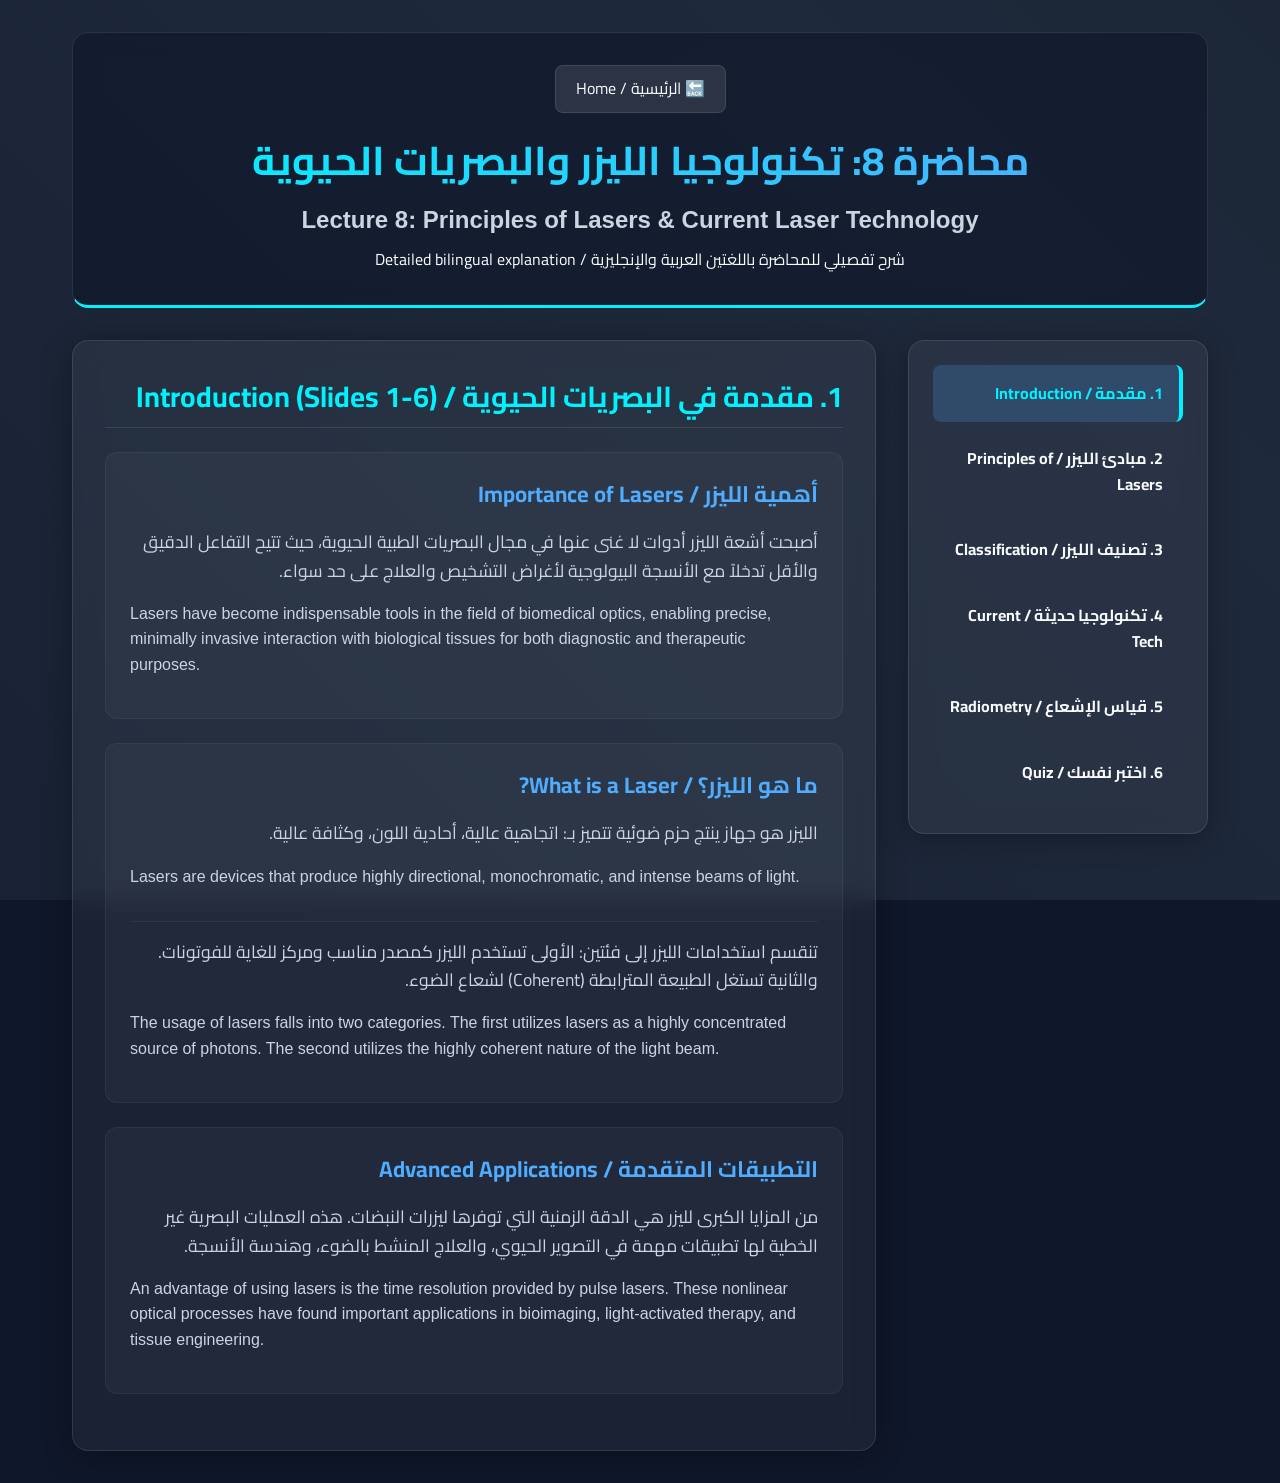
<file: lecture8.html>
<!DOCTYPE html>
<html lang="ar" dir="rtl">
<head>
    <meta charset="UTF-8">
    <meta name="viewport" content="width=device-width, initial-scale=1.0">
    <title>شرح محاضرة البصريات الحيوية - الليزر</title>
    <link href="https://fonts.googleapis.com/css2?family=Cairo:wght@300;400;700;900&display=swap" rel="stylesheet">
    <link rel="stylesheet" href="style.css">
</head>
<body>
    <div class="background-animation"></div>
    <div class="container">
        <header class="glass-header">
            <a href="index.html" class="back-btn">🔙 الرئيسية / Home</a>
            <h1>محاضرة 8: تكنولوجيا الليزر والبصريات الحيوية</h1>
            <h2>Lecture 8: Principles of Lasers & Current Laser Technology</h2>
            <p>شرح تفصيلي للمحاضرة باللغتين العربية والإنجليزية / Detailed bilingual explanation</p>
        </header>

        <main>
            <aside class="sidebar glass-panel">
                <nav>
                    <ul id="nav-list">
                        <li class="active" data-target="intro">1. مقدمة / Introduction</li>
                        <li data-target="principles">2. مبادئ الليزر / Principles of Lasers</li>
                        <li data-target="classification">3. تصنيف الليزر / Classification</li>
                        <li data-target="technologies">4. تكنولوجيا حديثة / Current Tech</li>
                        <li data-target="radiometry">5. قياس الإشعاع / Radiometry</li>
                        <li data-target="quiz">6. اختبر نفسك / Quiz</li>
                    </ul>
                </nav>
            </aside>

            <section class="content-area glass-panel">
                <!-- Section 1 -->
                <div id="intro" class="content-section active-section">
                    <h2>1. مقدمة في البصريات الحيوية / Introduction (Slides 1-6)</h2>
                    <div class="card">
                        <h3>أهمية الليزر / Importance of Lasers</h3>
                        <div class="lang-block">
                            <p class="ar">أصبحت أشعة الليزر أدوات لا غنى عنها في مجال البصريات الطبية الحيوية، حيث تتيح التفاعل الدقيق والأقل تدخلاً مع الأنسجة البيولوجية لأغراض التشخيص والعلاج على حد سواء.</p>
                            <p class="en">Lasers have become indispensable tools in the field of biomedical optics, enabling precise, minimally invasive interaction with biological tissues for both diagnostic and therapeutic purposes.</p>
                        </div>
                    </div>
                    <div class="card">
                        <h3>ما هو الليزر؟ / What is a Laser?</h3>
                        <div class="lang-block">
                            <p class="ar">الليزر هو جهاز ينتج حزم ضوئية تتميز بـ: اتجاهية عالية، أحادية اللون، وكثافة عالية.</p>
                            <p class="en">Lasers are devices that produce highly directional, monochromatic, and intense beams of light.</p>
                        </div>
                        <div class="lang-block">
                            <p class="ar">تنقسم استخدامات الليزر إلى فئتين: الأولى تستخدم الليزر كمصدر مناسب ومركز للغاية للفوتونات. والثانية تستغل الطبيعة المترابطة (Coherent) لشعاع الضوء.</p>
                            <p class="en">The usage of lasers falls into two categories. The first utilizes lasers as a highly concentrated source of photons. The second utilizes the highly coherent nature of the light beam.</p>
                        </div>
                    </div>
                    <div class="card">
                        <h3>التطبيقات المتقدمة / Advanced Applications</h3>
                        <div class="lang-block">
                            <p class="ar">من المزايا الكبرى لليزر هي الدقة الزمنية التي توفرها ليزرات النبضات. هذه العمليات البصرية غير الخطية لها تطبيقات مهمة في التصوير الحيوي، والعلاج المنشط بالضوء، وهندسة الأنسجة.</p>
                            <p class="en">An advantage of using lasers is the time resolution provided by pulse lasers. These nonlinear optical processes have found important applications in bioimaging, light-activated therapy, and tissue engineering.</p>
                        </div>
                    </div>
                </div>

                <!-- Section 2 -->
                <div id="principles" class="content-section">
                    <h2>2. مبادئ عمل الليزر / Principles of Lasers (Slides 7-19)</h2>
                    <div class="card">
                        <h3>مفهوم الليزر / Laser Concept</h3>
                        <div class="lang-block">
                            <p class="ar">كلمة <strong>LASER</strong> هي اختصار لعبارة: تضخيم الضوء بواسطة الانبعاث المستحث للإشعاع.</p>
                            <p class="en">The term <strong>"laser"</strong> is an acronym for Light Amplification by Stimulated Emission of Radiation.</p>
                        </div>
                    </div>
                    <div class="card">
                        <h3>خصائص شعاع الليزر / Laser Beam Properties</h3>
                        <div class="lang-block">
                            <p class="ar">الليزر مصدر ضوء مكثف يتميز بـ:</p>
                            <ul class="ar">
                                <li><strong>أحادي اللون:</strong> طول موجي واحد.</li>
                                <li><strong>شديد التوجيه:</strong> شعاع ذو تباعد منخفض جداً.</li>
                                <li><strong>قابل للتركيز:</strong> يمكن تركيزه في بقعة مجهرية بدقة الخلية.</li>
                                <li><strong>نبضات قصيرة:</strong> قادر على إنتاج نبضات ضوئية قصيرة جداً وعالية الكثافة لقطع الأنسجة دون إحداث تفحم.</li>
                            </ul>
                            <p class="en">A laser is an intense light source that is:</p>
                            <ul class="en">
                                <li><strong>Monochromatic:</strong> one color or wavelength.</li>
                                <li><strong>Highly directional:</strong> beam with low divergence.</li>
                                <li><strong>Focusable:</strong> capable of being focused into a very small spot.</li>
                                <li><strong>Short bursts:</strong> capable of producing short bursts of light of very high intensity to cut tissue without thermal charring.</li>
                            </ul>
                        </div>
                    </div>
                    <div class="card">
                        <h3>الانبعاث المستحث والانعكاس السكاني / Stimulated Emission & Population Inversion</h3>
                        <div class="lang-block">
                            <p class="ar">يعتمد الليزر على الانبعاث المستحث. يتطلب ذلك حالة تسمى <strong>الانعكاس السكاني</strong> حيث يكون عدد الذرات في المستوى الأعلى أكبر من المستوى الأدنى.</p>
                            <p class="en">The laser is based on stimulated emission. This requires a <strong>population inversion</strong> where the number of atoms in a higher-lying electronic level is higher than in a lower-lying level.</p>
                        </div>
                        <div class="lang-block">
                            <p class="ar">تُسمى عملية إحداث الانعكاس السكاني بـ <strong>الضخ (Pumping)</strong> وتتم بواسطة مصابيح أو تفريغ كهربائي.</p>
                            <p class="en">The process of producing a population inversion is called <strong>Pumping</strong> (e.g., by lamps or electrical discharge).</p>
                        </div>
                    </div>
                    <div class="card">
                        <h3>مكونات الليزر الأساسية / Laser Components</h3>
                        <div class="lang-block">
                            <p class="ar">يتكون أي جهاز ليزر من:</p>
                            <ol class="ar">
                                <li><strong>الوسط الفعال (Active Medium):</strong> غاز، سائل، أو صلب تُثار إلكتروناته.</li>
                                <li><strong>مصدر الضخ (Pumping Source):</strong> لتوليد الحالة المثارة.</li>
                                <li><strong>التجويف الرنيني (Resonant Cavity):</strong> لتخزين الطاقة مؤقتاً وعمل انعكاسات متتالية.</li>
                            </ol>
                            <p class="en">The components of a laser are:</p>
                            <ol class="en">
                                <li><strong>Active medium:</strong> where electrons can be excited.</li>
                                <li><strong>Pumping source:</strong> to create the excited state.</li>
                                <li><strong>Resonant cavity:</strong> where the excited energy is temporarily stored.</li>
                            </ol>
                        </div>
                    </div>
                </div>

                <!-- Section 3 -->
                <div id="classification" class="content-section">
                    <h2>3. تصنيف وأنواع الليزر / Classification (Slides 20-32)</h2>
                    <div class="card">
                        <h3>طرق تصنيف الليزر / Classification Methods</h3>
                        <div class="lang-block">
                            <p class="ar">يمكن تصنيف الليزر حسب عملية الضخ (كهربائي، ضوئي)، حسب الوسط الفعال (غازي، سائل، صلب)، أو حسب الخصائص الزمنية (مستمر CW، نبضي Pulsed).</p>
                            <p class="en">Lasers can be classified based on the pumping process (electrically, optically), the laser medium (gas, liquid, solid-state), or the temporal feature (CW, pulsed).</p>
                        </div>
                    </div>
                    <div class="card">
                        <h3>أهم أنواع الليزر الطبية / Important Lasers for Biophotonics</h3>
                        <div class="table-responsive">
                            <table>
                                <tr>
                                    <th>نوع الليزر / Laser Type</th>
                                    <th>الوسط / Medium & Wavelength</th>
                                    <th>الاستخدام الطبي / Medical Application</th>
                                </tr>
                                <tr>
                                    <td class="en">CO2</td>
                                    <td><p class="ar">غازي (10,600nm)</p><p class="en">Gas</p></td>
                                    <td><p class="ar">تبخير الأنسجة، تقشير الجلد</p><p class="en">Vaporization, Skin resurfacing</p></td>
                                </tr>
                                <tr>
                                    <td class="en">Nd:YAG</td>
                                    <td><p class="ar">صلب (1064nm)</p><p class="en">Solid (Crystal)</p></td>
                                    <td><p class="ar">جراحة البروستاتا، تخثر الأورام</p><p class="en">Prostate surgery, Coagulation</p></td>
                                </tr>
                                <tr>
                                    <td class="en">Diode</td>
                                    <td><p class="ar">شبه موصل</p><p class="en">Solid (Semiconductor)</p></td>
                                    <td><p class="ar">علاج الألم، طب العيون، الضخ البصري</p><p class="en">Pain relief, Ophthalmology, Optical pumping</p></td>
                                </tr>
                                <tr>
                                    <td class="en">KTP</td>
                                    <td><p class="ar">صلب غير خطي (532nm)</p><p class="en">Solid (Nonlinear)</p></td>
                                    <td><p class="ar">إزالة الوشم والوحمات</p><p class="en">Tattoo & port wine stain removal</p></td>
                                </tr>
                                <tr>
                                    <td class="en">Argon-Ion</td>
                                    <td><p class="ar">غازي (488nm)</p><p class="en">Gas</p></td>
                                    <td><p class="ar">انفصال الشبكية، التصوير الحيوي</p><p class="en">Retinal detachment, Bioimaging</p></td>
                                </tr>
                                <tr>
                                    <td class="en">Ti:Sapphire</td>
                                    <td><p class="ar">صلب (فيمتوثانية)</p><p class="en">Solid (Femtosecond)</p></td>
                                    <td><p class="ar">التصوير المجهري متعدد الفوتونات</p><p class="en">Multiphoton microscopy</p></td>
                                </tr>
                                <tr>
                                    <td class="en">Dye (صبغة)</td>
                                    <td><p class="ar">سائل متغير</p><p class="en">Liquid (Tunable)</p></td>
                                    <td><p class="ar">العلاج الضوئي، تدمير الخلايا الصبغية</p><p class="en">Photodynamic therapy, Vascular disorders</p></td>
                                </tr>
                            </table>
                        </div>
                    </div>
                </div>

                <!-- Section 4 -->
                <div id="technologies" class="content-section">
                    <h2>4. تكنولوجيا الليزر الحديثة / Current Tech (Slides 33-39)</h2>
                    <div class="card">
                        <h3>التحول إلى الليزر الصلب / Move to Solid-State Lasers</h3>
                        <div class="lang-block">
                            <p class="ar">تتجه التكنولوجيا حالياً نحو ليزر الحالة الصلبة لأنه: مدمج، موفر للطاقة، وموثوق بعمر تشغيلي طويل. أساس هذه التكنولوجيا هو ليزر الدايود.</p>
                            <p class="en">Current laser technology moved to Solid state lasers due to being: Compact, Energy efficient, and Reliable. The basic foundation is provided by diode lasers.</p>
                        </div>
                    </div>
                    <div class="card">
                        <h3>تطور ليزر الدايود / Diode Lasers Development</h3>
                        <div class="lang-block">
                            <p class="ar">يعتبر ليزر الدايود ذو كفاءة عالية جداً. أطوال 980nm و 1300nm لها قدرة كبيرة على الاختراق العميق للأنسجة.</p>
                            <p class="en">Diode lasers are highly efficient. The 980- and 1300-nm diode lasers provide greater penetration in biological tissues.</p>
                        </div>
                        <div class="lang-block">
                            <p class="ar">يتم استخدام ليزر الدايود (800nm) كبديل للمصابيح لعمل "ضخ ضوئي" لليزر Nd:YAG لتوليد ضوء أخضر (532nm). ويحل 635nm محل ليزر الهيليوم-نيون في العلاج منخفض المستوى.</p>
                            <p class="en">Diode lasers at 800-nm are useful for optical pumping of Nd:YAG to produce green radiation at 532nm. Diode lasers at 635nm are replacing helium-neon lasers for low-level light therapy.</p>
                        </div>
                    </div>
                    <div class="card">
                        <h3>تقنيات واعدة ومستقبلية / Advanced Technologies</h3>
                        <div class="lang-block">
                            <p class="ar"><strong>المذبذبات البارامترية البصرية (OPO):</strong> تستخدم بلورات غير خطية لإنتاج أطوال موجية متغيرة على نطاق واسع جداً، وهي المرشح الأقوى لاستبدال ليزر الصبغات (Dye lasers).</p>
                            <p class="en"><strong>Optical Parametric Oscillators (OPO):</strong> Use nonlinear crystals to generate a widely tunable wavelength range and are candidates to replace dye lasers.</p>
                        </div>
                        <div class="lang-block">
                            <p class="ar"><strong>ليزر الإلكترون الحر (FEL):</strong> يعتمد على تحويل الطاقة الحركية للإلكترونات إلى ضوء مباشرة، مما يوفر نطاقاً واسعاً جداً وبطاقة عالية قابلة للضبط.</p>
                            <p class="en"><strong>Free Electron Lasers (FEL):</strong> The kinetics energy of electrons in an electron beam is directly converted into light. It provides very broad tunability and high power.</p>
                        </div>
                    </div>
                </div>

                <!-- Section 5 -->
                <div id="radiometry" class="content-section">
                    <h2>5. القياسات الإشعاعية / Radiometry (Slides 40-43)</h2>
                    <div class="card">
                        <h3>مفاهيم الوصف الكمي للضوء / Quantitative Description</h3>
                        <div class="lang-block">
                            <p class="ar">لوصف تفاعل الضوء مع الأنسجة الطبية، نستخدم عدة مصطلحات للقياس:</p>
                            <ul class="ar">
                                <li><strong>طاقة الضوء (Light Energy):</strong> تقاس بالجول (J).</li>
                                <li><strong>خرج الطاقة/القدرة (Power output):</strong> تقاس بالواط (W) - جول في الثانية.</li>
                                <li><strong>كثافة الطاقة (Irradiance/Power density):</strong> تقاس بـ واط/سم مربع (W/cm²).</li>
                                <li><strong>الفيض أو التدفق (Fluence):</strong> كثافة طاقة الجول وتقاس بـ جول/سم مربع (J/cm²).</li>
                            </ul>
                            <p class="en">To specify the level and amount of light exposure, several descriptions are used:</p>
                            <ul class="en">
                                <li><strong>Light Energy:</strong> Measured in joules (J).</li>
                                <li><strong>Power output:</strong> Measured in watts (W) (joules/sec).</li>
                                <li><strong>Power density (Irradiance):</strong> Measured in W/cm².</li>
                                <li><strong>Fluence (Flux):</strong> Energy density, measured in joules/cm².</li>
                            </ul>
                        </div>
                    </div>
                    <div class="card">
                        <h3>حسابات ليزر النبضات / Pulse Laser Calculations</h3>
                        <div class="lang-block">
                            <p class="ar">في ليزر النبضات، ترتبط الطاقة بالزمن وفق المعادلات التالية:</p>
                            <p class="math">P<sub>ave</sub> = energy per pulse × number of pulses per second</p>
                            <p class="ar"><em>متوسط الطاقة = طاقة النبضة × عدد النبضات في الثانية</em></p>
                            <br>
                            <p class="math">P<sub>peak</sub> = energy per pulse / pulse width</p>
                            <p class="ar"><em>ذروة الطاقة = طاقة النبضة ÷ مدة النبضة</em></p>
                            <br>
                            <p class="en">For example, the peak power of a laser pulse of 1-mJ energy and 10nsec pulse duration is 100,000 W (10<sup>5</sup> W).</p>
                            <p class="ar">على سبيل المثال، ليزر بطاقة 1 مللي جول ومدة نبضة 10 نانوثانية، ستكون ذروة طاقته 100 ألف واط!</p>
                        </div>
                    </div>
                </div>

                <!-- Section 6 -->
                <div id="quiz" class="content-section">
                    <h2>6. اختبر نفسك / Test Yourself</h2>
                    <div id="score-board" style="display: none;" class="card text-center">
                        <h3 style="color: var(--primary); text-align: center;">نتيجتك النهائية / Your Final Score</h3>
                        <p id="score-text" style="font-size: 2.5rem; font-weight: bold; text-align: center; color: var(--accent); margin-top: 10px;"></p>
                    </div>

                    <div class="card quiz-card">
                        <h3>سؤال 1 / Question 1</h3>
                        <p class="ar">أي نوع من الليزر يستخدم بشكل أساسي لعلاج انفصال الشبكية؟</p>
                        <p class="en">Which laser is primarily used for retinal detachment?</p>
                        <div class="options" data-correct="2">
                            <button class="option-btn" data-index="0">Nd:YAG</button>
                            <button class="option-btn" data-index="1">CO2 Laser</button>
                            <button class="option-btn" data-index="2">Argon-Ion</button>
                            <button class="option-btn" data-index="3">Ti:Sapphire</button>
                        </div>
                        <div class="feedback"></div>
                    </div>
                    
                    <div class="card quiz-card">
                        <h3>سؤال 2 / Question 2</h3>
                        <p class="ar">ما هي حالة الانعكاس السكاني (Population Inversion)؟</p>
                        <p class="en">What is Population Inversion?</p>
                        <div class="options" data-correct="1">
                            <button class="option-btn" data-index="0">تساوي عدد الذرات في المستويات العليا والدنيا / Equal atoms in high and low states</button>
                            <button class="option-btn" data-index="1">عدد الذرات في مستوى الطاقة الأعلى أكبر من المستوى الأدنى / More atoms in the higher state than lower state</button>
                            <button class="option-btn" data-index="2">انعدام الطاقة في الذرات / Zero energy in atoms</button>
                        </div>
                        <div class="feedback"></div>
                    </div>

                    <div class="card quiz-card">
                        <h3>سؤال 3 / Question 3 (مسألة حسابية / Calculation)</h3>
                        <p class="ar">ليزر نبضي ينتج نبضات طاقة الواحدة منها 2 مللي جول (2mJ) وزمن النبضة 10 نانوثانية (10nsec). ما هي ذروة الطاقة (Peak Power)؟</p>
                        <p class="en">A pulse laser produces 2mJ energy per pulse with a pulse duration of 10nsec. What is the peak power?</p>
                        <div class="options" data-correct="2">
                            <button class="option-btn" data-index="0">20 kW</button>
                            <button class="option-btn" data-index="1">2 kW</button>
                            <button class="option-btn" data-index="2">200 kW</button>
                            <button class="option-btn" data-index="3">0.2 kW</button>
                        </div>
                        <div class="feedback"></div>
                    </div>

                    <div class="card quiz-card">
                        <h3>سؤال 4 / Question 4</h3>
                        <p class="ar">إلى ماذا يشير حرف "S" في كلمة LASER؟</p>
                        <p class="en">What does the 'S' in LASER stand for?</p>
                        <div class="options" data-correct="1">
                            <button class="option-btn" data-index="0">Spontaneous (تلقائي)</button>
                            <button class="option-btn" data-index="1">Stimulated (مستحث)</button>
                            <button class="option-btn" data-index="2">Solid (صلب)</button>
                            <button class="option-btn" data-index="3">Source (مصدر)</button>
                        </div>
                        <div class="feedback"></div>
                    </div>

                    <div class="card quiz-card">
                        <h3>سؤال 5 / Question 5</h3>
                        <p class="ar">أي من الآتي يعتبر المكون المسؤول عن تضخيم الشعاع عبر الانعكاسات المتتالية داخل الليزر؟</p>
                        <p class="en">Which component is responsible for amplifying the beam through back-and-forth reflections?</p>
                        <div class="options" data-correct="2">
                            <button class="option-btn" data-index="0">الوسط الفعال / Active Medium</button>
                            <button class="option-btn" data-index="1">مصدر الضخ / Pumping Source</button>
                            <button class="option-btn" data-index="2">التجويف الرنيني / Resonant Cavity</button>
                        </div>
                        <div class="feedback"></div>
                    </div>

                    <div class="card quiz-card">
                        <h3>سؤال 6 / Question 6</h3>
                        <p class="ar">ما هي التقنية التي تعتمد على تحويل الطاقة الحركية للإلكترونات مباشرة إلى ضوء؟</p>
                        <p class="en">Which technology converts the kinetics energy of electrons directly into light?</p>
                        <div class="options" data-correct="0">
                            <button class="option-btn" data-index="0">FEL (Free Electron Lasers)</button>
                            <button class="option-btn" data-index="1">OPO (Optical Parametric Oscillators)</button>
                            <button class="option-btn" data-index="2">Diode Lasers</button>
                            <button class="option-btn" data-index="3">Dye Lasers</button>
                        </div>
                        <div class="feedback"></div>
                    </div>

                    <div class="card quiz-card">
                        <h3>سؤال 7 / Question 7</h3>
                        <p class="ar">أي نوع من الليزر يستخدم بشكل شائع لعمليات تبخير الأنسجة وتقشير الجلد (Skin resurfacing)؟</p>
                        <p class="en">Which laser is commonly used for tissue vaporization and skin resurfacing?</p>
                        <div class="options" data-correct="1">
                            <button class="option-btn" data-index="0">KTP Laser</button>
                            <button class="option-btn" data-index="1">CO2 Laser</button>
                            <button class="option-btn" data-index="2">Ti:Sapphire Laser</button>
                        </div>
                        <div class="feedback"></div>
                    </div>

                    <div class="card quiz-card">
                        <h3>سؤال 8 / Question 8</h3>
                        <p class="ar">أي من هذه الخصائص **ليست** من خصائص شعاع الليزر؟</p>
                        <p class="en">Which of the following is **NOT** a characteristic of a laser beam?</p>
                        <div class="options" data-correct="3">
                            <button class="option-btn" data-index="0">أحادي اللون / Monochromatic</button>
                            <button class="option-btn" data-index="1">شديد التوجيه / Highly directional</button>
                            <button class="option-btn" data-index="2">مترابط / Coherent</button>
                            <button class="option-btn" data-index="3">مشتت بتباعد كبير / Highly divergent</button>
                        </div>
                        <div class="feedback"></div>
                    </div>

                    <div class="card quiz-card">
                        <h3>سؤال 9 / Question 9</h3>
                        <p class="ar">أي نوع ليزر صلب يستخدم بكثرة في جراحة البروستاتا وعلاج أورام المثانة؟</p>
                        <p class="en">Which solid-state laser is widely used in prostate surgery and bladder tumor coagulation?</p>
                        <div class="options" data-correct="0">
                            <button class="option-btn" data-index="0">Nd:YAG</button>
                            <button class="option-btn" data-index="1">Argon-Ion</button>
                            <button class="option-btn" data-index="2">Dye Laser</button>
                        </div>
                        <div class="feedback"></div>
                    </div>

                    <div class="card quiz-card">
                        <h3>سؤال 10 / Question 10 (مسألة حسابية / Calculation)</h3>
                        <p class="ar">إذا كان ليزر ينتج طاقة مقدارها 100 مللي جول (100mJ) في النبضة بمعدل تكرار 10 هرتز (10 Hz)، فما هو متوسط الطاقة (Average Power)؟</p>
                        <p class="en">If a laser produces 100mJ per pulse at a repetition rate of 10 Hz, what is its average power?</p>
                        <div class="options" data-correct="1">
                            <button class="option-btn" data-index="0">10 W</button>
                            <button class="option-btn" data-index="1">1 W</button>
                            <button class="option-btn" data-index="2">100 W</button>
                            <button class="option-btn" data-index="3">0.1 W</button>
                        </div>
                        <div class="feedback"></div>
                    </div>
                </div>
            </section>
        </main>
    </div>
    <script src="script.js"></script>
</body>
</html>
</file>
<file: style.css>
:root {
    --primary: #00f2fe;
    --secondary: #4facfe;
    --dark-bg: #0f172a;
    --glass-bg: rgba(255, 255, 255, 0.05);
    --glass-border: rgba(255, 255, 255, 0.1);
    --text-main: #f8fafc;
    --text-muted: #cbd5e1;
    --accent: #f43f5e;
}

* {
    margin: 0;
    padding: 0;
    box-sizing: border-box;
}

body {
    font-family: 'Cairo', sans-serif;
    background-color: var(--dark-bg);
    color: var(--text-main);
    line-height: 1.6;
    overflow-x: hidden;
}

/* Background Animation */
.background-animation {
    position: fixed;
    top: 0; left: 0; width: 100vw; height: 100vh;
    z-index: -1;
    background: linear-gradient(45deg, #0f172a, #1e293b, #08101a);
    background-size: 400% 400%;
    animation: gradientBG 15s ease infinite;
}

@keyframes gradientBG {
    0% { background-position: 0% 50%; }
    50% { background-position: 100% 50%; }
    100% { background-position: 0% 50%; }
}

.container {
    max-width: 1200px;
    margin: 0 auto;
    padding: 2rem;
    display: flex;
    flex-direction: column;
    gap: 2rem;
    min-height: 100vh;
}

/* Glassmorphism utility */
.glass-panel {
    background: var(--glass-bg);
    backdrop-filter: blur(12px);
    -webkit-backdrop-filter: blur(12px);
    border: 1px solid var(--glass-border);
    border-radius: 16px;
    box-shadow: 0 4px 30px rgba(0, 0, 0, 0.3);
}

.glass-header {
    background: rgba(15, 23, 42, 0.6);
    backdrop-filter: blur(12px);
    border: 1px solid var(--glass-border);
    border-radius: 16px;
    padding: 2rem;
    text-align: center;
    border-bottom: 3px solid var(--primary);
}

.glass-header h1 {
    font-size: 2.5rem;
    background: -webkit-linear-gradient(left, var(--primary), var(--secondary));
    -webkit-background-clip: text;
    -webkit-text-fill-color: transparent;
    margin-bottom: 0.5rem;
}

.glass-header h2 {
    font-size: 1.5rem;
    color: var(--text-muted);
    font-family: Arial, sans-serif;
    margin-bottom: 0.5rem;
}

main {
    display: flex;
    gap: 2rem;
    flex: 1;
}

.sidebar {
    width: 300px;
    padding: 1.5rem;
    align-self: flex-start;
    position: sticky;
    top: 2rem;
}

.sidebar ul {
    list-style: none;
}

.sidebar li {
    padding: 1rem;
    margin-bottom: 0.5rem;
    border-radius: 8px;
    cursor: pointer;
    transition: all 0.3s ease;
    border-right: 4px solid transparent;
    font-weight: 700;
}

.sidebar li:hover {
    background: rgba(255,255,255,0.1);
    transform: translateX(-5px);
}

.sidebar li.active {
    background: rgba(79, 172, 254, 0.2);
    border-right: 4px solid var(--primary);
    color: var(--primary);
}

.content-area {
    flex: 1;
    padding: 2rem;
    position: relative;
    overflow: hidden;
}

.content-section {
    display: none;
    animation: fadeIn 0.5s ease forwards;
}

.content-section.active-section {
    display: block;
}

@keyframes fadeIn {
    from { opacity: 0; transform: translateY(20px); }
    to { opacity: 1; transform: translateY(0); }
}

.content-section h2 {
    color: var(--primary);
    margin-bottom: 1.5rem;
    font-size: 1.8rem;
    border-bottom: 1px solid var(--glass-border);
    padding-bottom: 0.5rem;
}

.card {
    background: rgba(255,255,255,0.03);
    border-radius: 12px;
    padding: 1.5rem;
    margin-bottom: 1.5rem;
    border: 1px solid rgba(255,255,255,0.05);
    transition: transform 0.3s ease, box-shadow 0.3s ease;
}

.card:hover {
    transform: translateY(-5px);
    box-shadow: 0 10px 20px rgba(0,0,0,0.4);
    border-color: rgba(79, 172, 254, 0.3);
}

.card h3 {
    color: var(--secondary);
    margin-bottom: 1rem;
    font-size: 1.4rem;
}

.card p {
    margin-bottom: 1rem;
    color: var(--text-muted);
}

.card ul, .card ol {
    margin-right: 2rem;
    margin-bottom: 1rem;
    color: var(--text-muted);
}

.card li {
    margin-bottom: 0.5rem;
}

strong {
    color: var(--text-main);
}

/* Bilingual Styles */
.lang-block {
    margin-bottom: 1rem;
    padding-bottom: 1rem;
    border-bottom: 1px solid rgba(255, 255, 255, 0.05);
}
.lang-block:last-child {
    border-bottom: none;
    padding-bottom: 0;
    margin-bottom: 0;
}
.ar {
    direction: rtl;
    text-align: right;
    margin-bottom: 0.5rem;
    font-size: 1.1rem;
    color: var(--text-main);
}
.en {
    direction: ltr;
    text-align: left;
    font-size: 1rem;
    color: var(--text-muted);
    font-family: Arial, sans-serif;
}
.en ul, .en ol {
    margin-left: 2rem;
    margin-right: 0;
}
.ar ul, .ar ol {
    margin-right: 2rem;
    margin-left: 0;
}

/* Table styling */
.table-responsive {
    overflow-x: auto;
}

table {
    width: 100%;
    border-collapse: collapse;
    margin-top: 1rem;
}

th, td {
    padding: 1rem;
    text-align: right;
    border-bottom: 1px solid var(--glass-border);
}

th {
    background: rgba(0,0,0,0.2);
    color: var(--primary);
    font-weight: bold;
}

tr:hover {
    background: rgba(255,255,255,0.05);
}

.math {
    background: rgba(0,0,0,0.3);
    padding: 1rem;
    border-radius: 8px;
    text-align: center;
    font-family: monospace;
    font-size: 1.2rem;
    color: var(--accent);
    direction: ltr;
}

/* Quiz Styles */
.quiz-card .options {
    display: flex;
    flex-direction: column;
    gap: 0.5rem;
    margin-top: 1rem;
}
.option-btn {
    background: rgba(255, 255, 255, 0.05);
    border: 1px solid var(--glass-border);
    color: var(--text-main);
    padding: 10px;
    border-radius: 8px;
    cursor: pointer;
    text-align: right;
    font-family: inherit;
    font-size: 1rem;
    transition: all 0.3s ease;
}
.option-btn:hover:not(:disabled) {
    background: rgba(79, 172, 254, 0.2);
}
.option-btn.correct {
    background: rgba(16, 185, 129, 0.3);
    border-color: #10b981;
}
.option-btn.wrong {
    background: rgba(239, 68, 68, 0.3);
    border-color: #ef4444;
}
.option-btn:disabled {
    cursor: not-allowed;
    opacity: 0.8;
}
.feedback {
    margin-top: 1rem;
    font-weight: bold;
    font-size: 1.1rem;
}
.feedback.success {
    color: #34d399;
}
.feedback.error {
    color: #f87171;
}

@media (max-width: 768px) {
    main {
        flex-direction: column;
    }
    .sidebar {
        width: 100%;
        position: static;
    }
    .sidebar li {
        border-right: none;
        border-bottom: 4px solid transparent;
    }
    .sidebar li.active {
        border-right: none;
        border-bottom: 4px solid var(--primary);
    }
}

/* Back Button and Landing Page Styles */
.back-btn {
    display: inline-block;
    padding: 10px 20px;
    background: rgba(255, 255, 255, 0.1);
    color: var(--text-main);
    text-decoration: none;
    border-radius: 8px;
    margin-bottom: 1rem;
    transition: all 0.3s ease;
    border: 1px solid var(--glass-border);
}
.back-btn:hover {
    background: rgba(79, 172, 254, 0.2);
}

.landing-grid {
    display: grid;
    grid-template-columns: repeat(auto-fit, minmax(300px, 1fr));
    gap: 2rem;
    margin-top: 3rem;
}

.landing-card {
    background: var(--glass-bg);
    backdrop-filter: blur(12px);
    border: 1px solid var(--glass-border);
    border-radius: 16px;
    padding: 2rem;
    text-align: center;
    transition: all 0.3s ease;
    cursor: pointer;
    text-decoration: none;
    color: var(--text-main);
}

.landing-card:hover {
    transform: translateY(-10px);
    box-shadow: 0 10px 30px rgba(0, 242, 254, 0.2);
    border-color: var(--primary);
}

.landing-card h3 {
    font-size: 2rem;
    color: var(--primary);
    margin-bottom: 1rem;
}

.landing-card p {
    color: var(--text-muted);
}

/* Exam Specific Styles */
.essay-q { background: rgba(255,255,255,0.03); border: 1px solid rgba(255,255,255,0.08); border-radius: 12px; padding: 1.5rem; margin-bottom: 1.2rem; }
.essay-q h4 { color: #c084fc; margin-bottom: 0.8rem; font-size: 1.1rem; }
.model-answer { display: none; background: rgba(16,185,129,0.08); border: 1px solid rgba(16,185,129,0.2); border-radius: 8px; padding: 1.2rem; margin-top: 1rem; }
.model-answer h5 { color: #34d399; margin-bottom: 0.5rem; }
.show-answer-btn { background: linear-gradient(135deg, rgba(79,172,254,0.2), rgba(0,242,254,0.2)); border: 1px solid var(--primary); color: var(--primary); padding: 8px 16px; border-radius: 8px; cursor: pointer; font-family: inherit; font-size: 0.9rem; transition: all 0.3s ease; display: inline-block; }
.show-answer-btn:hover { background: rgba(0,242,254,0.3); }
.problem-box { background: rgba(244,63,94,0.05); border: 1px solid rgba(244,63,94,0.15); border-radius: 12px; padding: 1.5rem; margin-bottom: 1.2rem; }
.problem-box h4 { color: var(--accent); margin-bottom: 0.8rem; }
.solution { display: none; background: rgba(244,63,94,0.08); border: 1px solid rgba(244,63,94,0.2); border-radius: 8px; padding: 1.2rem; margin-top: 1rem; }
.exam-section { animation: fadeIn 0.5s ease-in-out; }
.formulas-grid { display: grid; grid-template-columns: repeat(auto-fill, minmax(300px, 1fr)); gap: 1.5rem; margin-top: 2rem; }
.formula-card { background: rgba(255,255,255,0.05); border: 1px solid rgba(255,255,255,0.1); border-radius: 12px; padding: 1.5rem; transition: transform 0.3s ease; }
.formula-card:hover { transform: translateY(-5px); border-color: var(--primary); }
.formula-card h4 { color: var(--secondary); margin-bottom: 1rem; font-size: 1.1rem; }
.formula-card p.f { font-family: 'Outfit', sans-serif; font-size: 1.2rem; color: #fff; background: rgba(0,0,0,0.2); padding: 10px; border-radius: 8px; text-align: center; }
</file>
